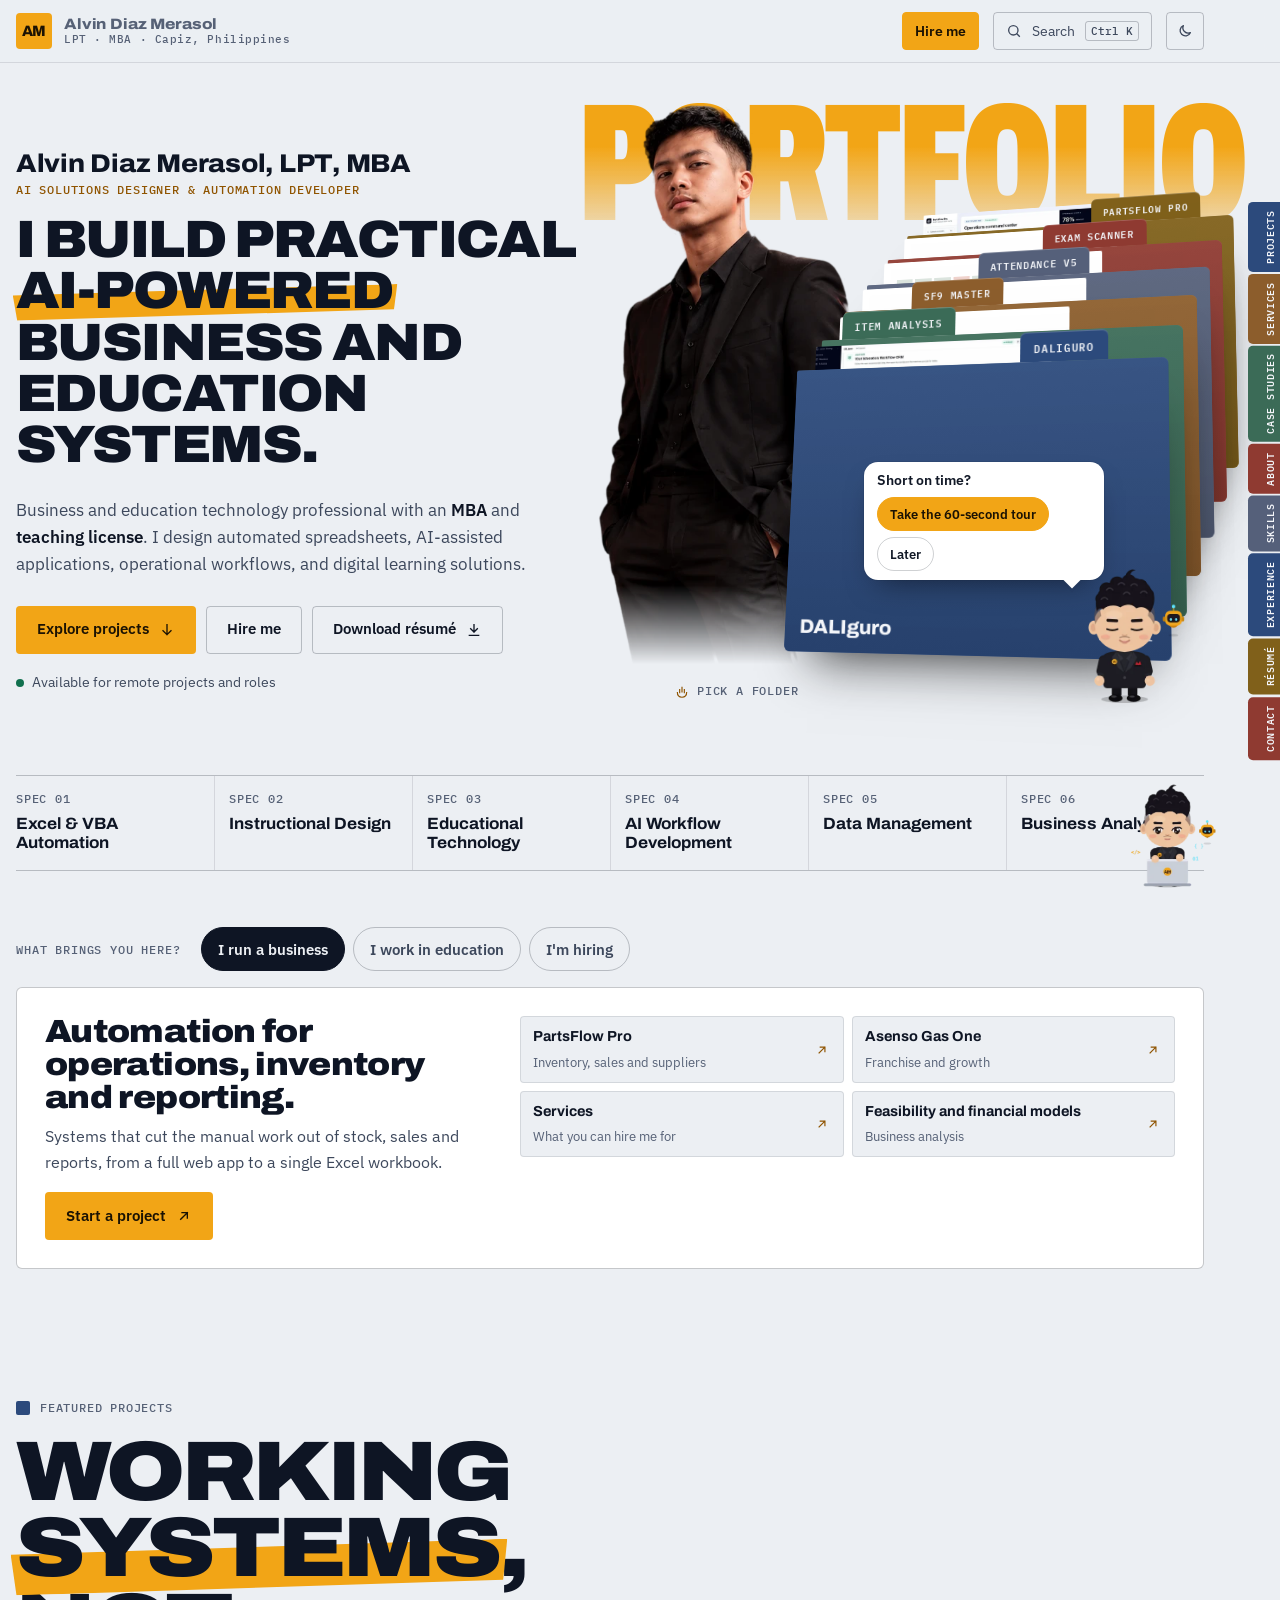
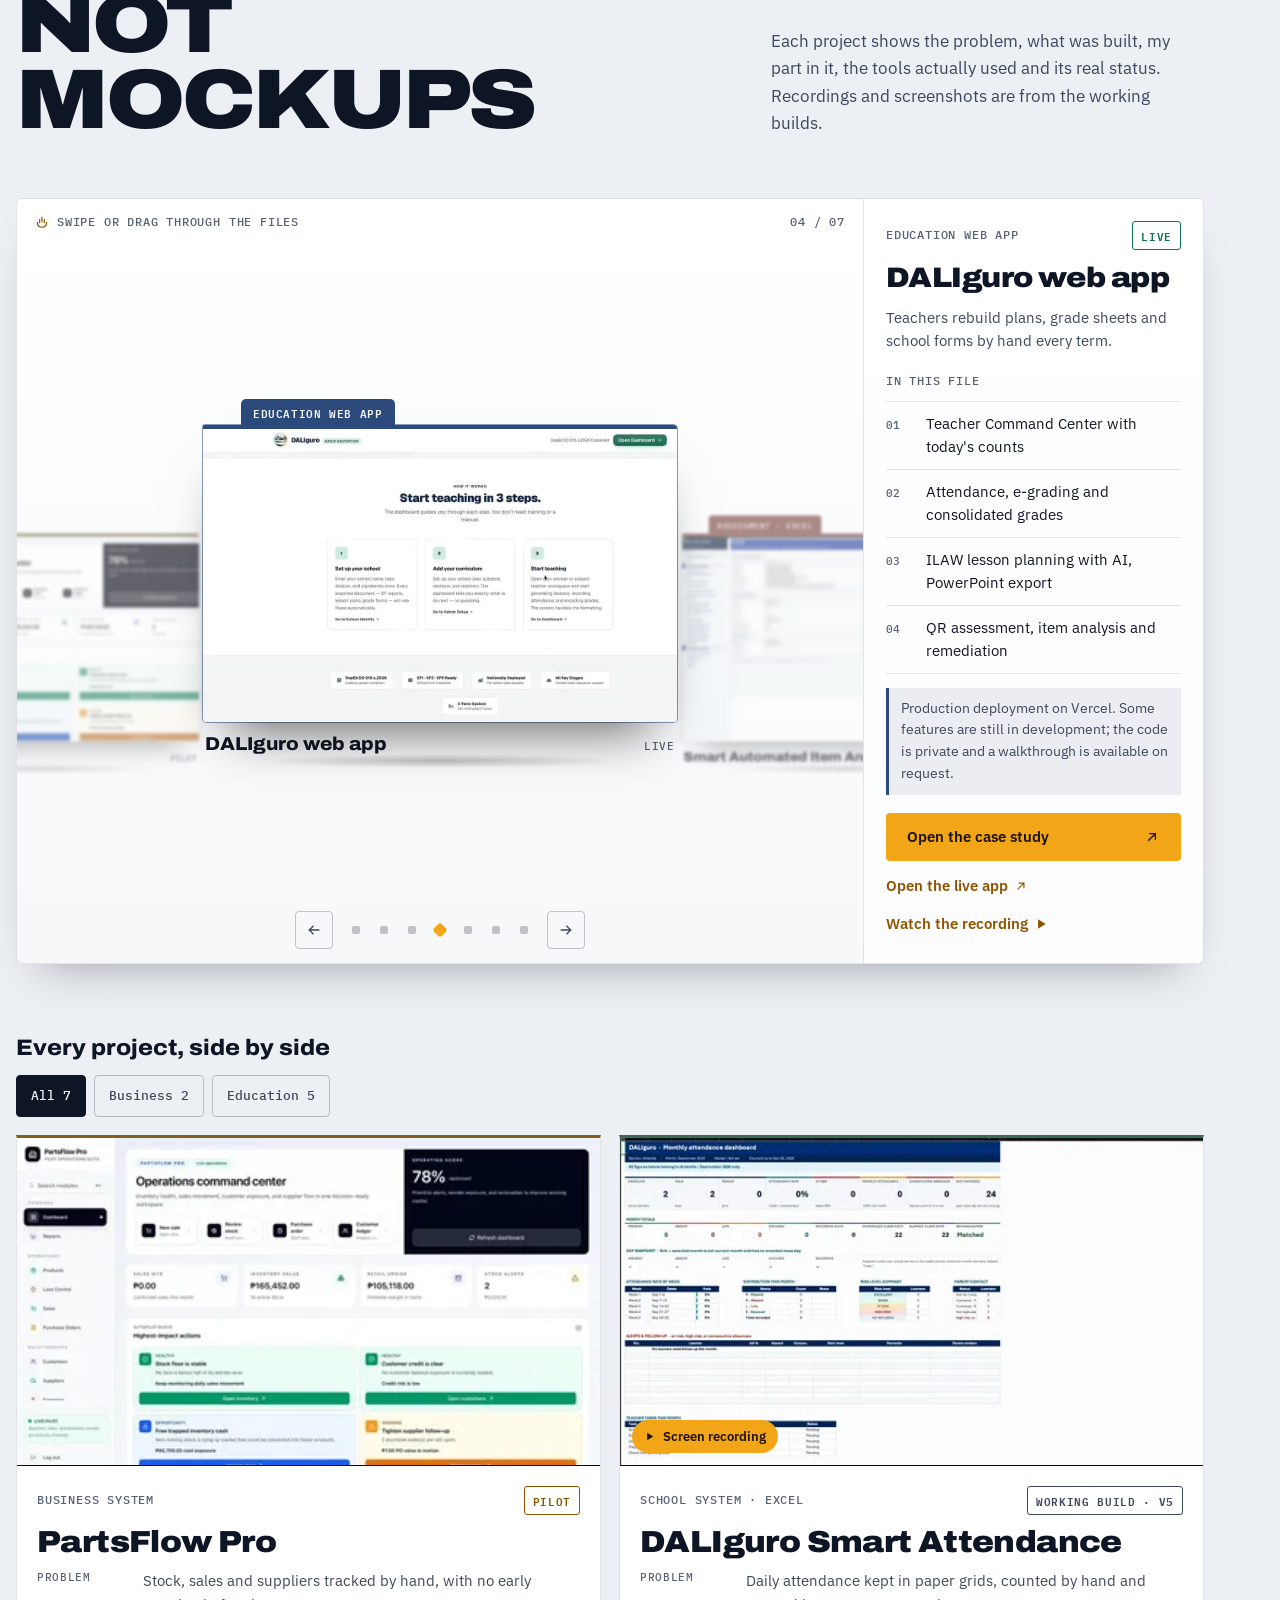
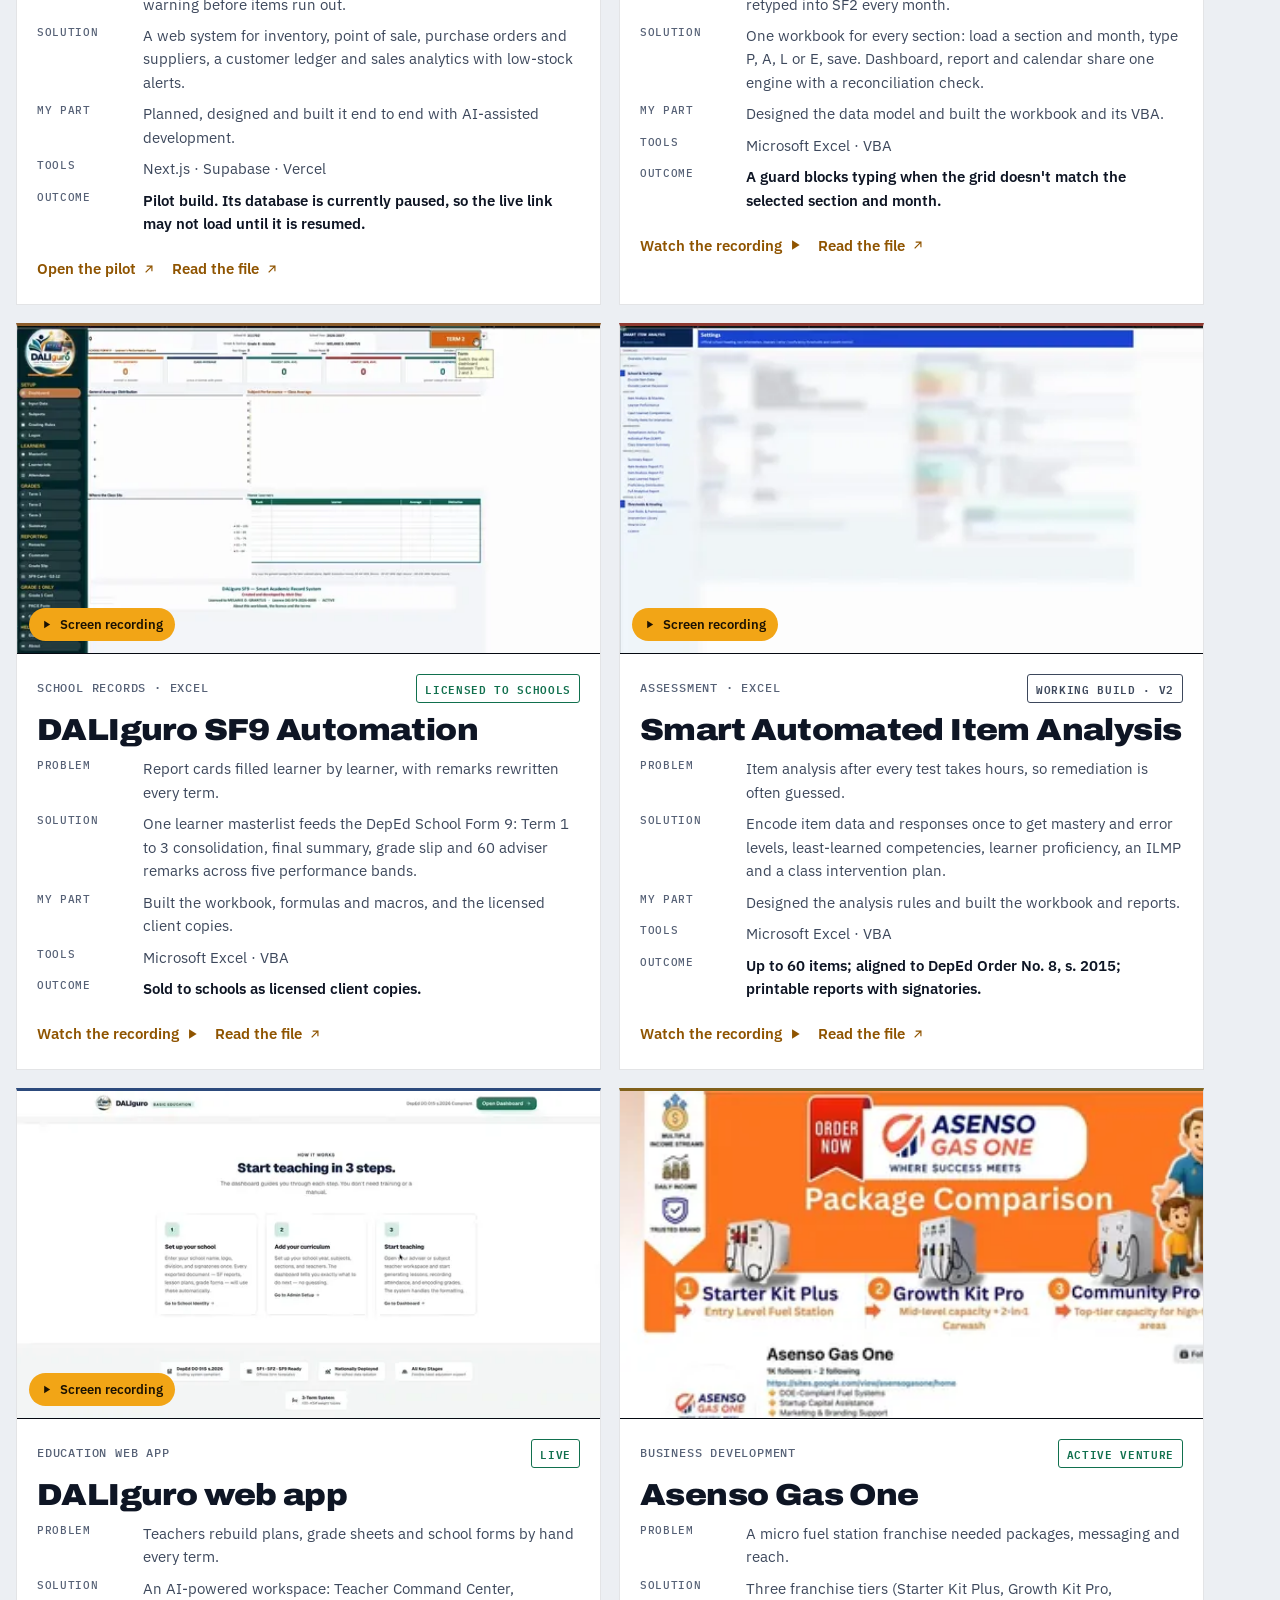
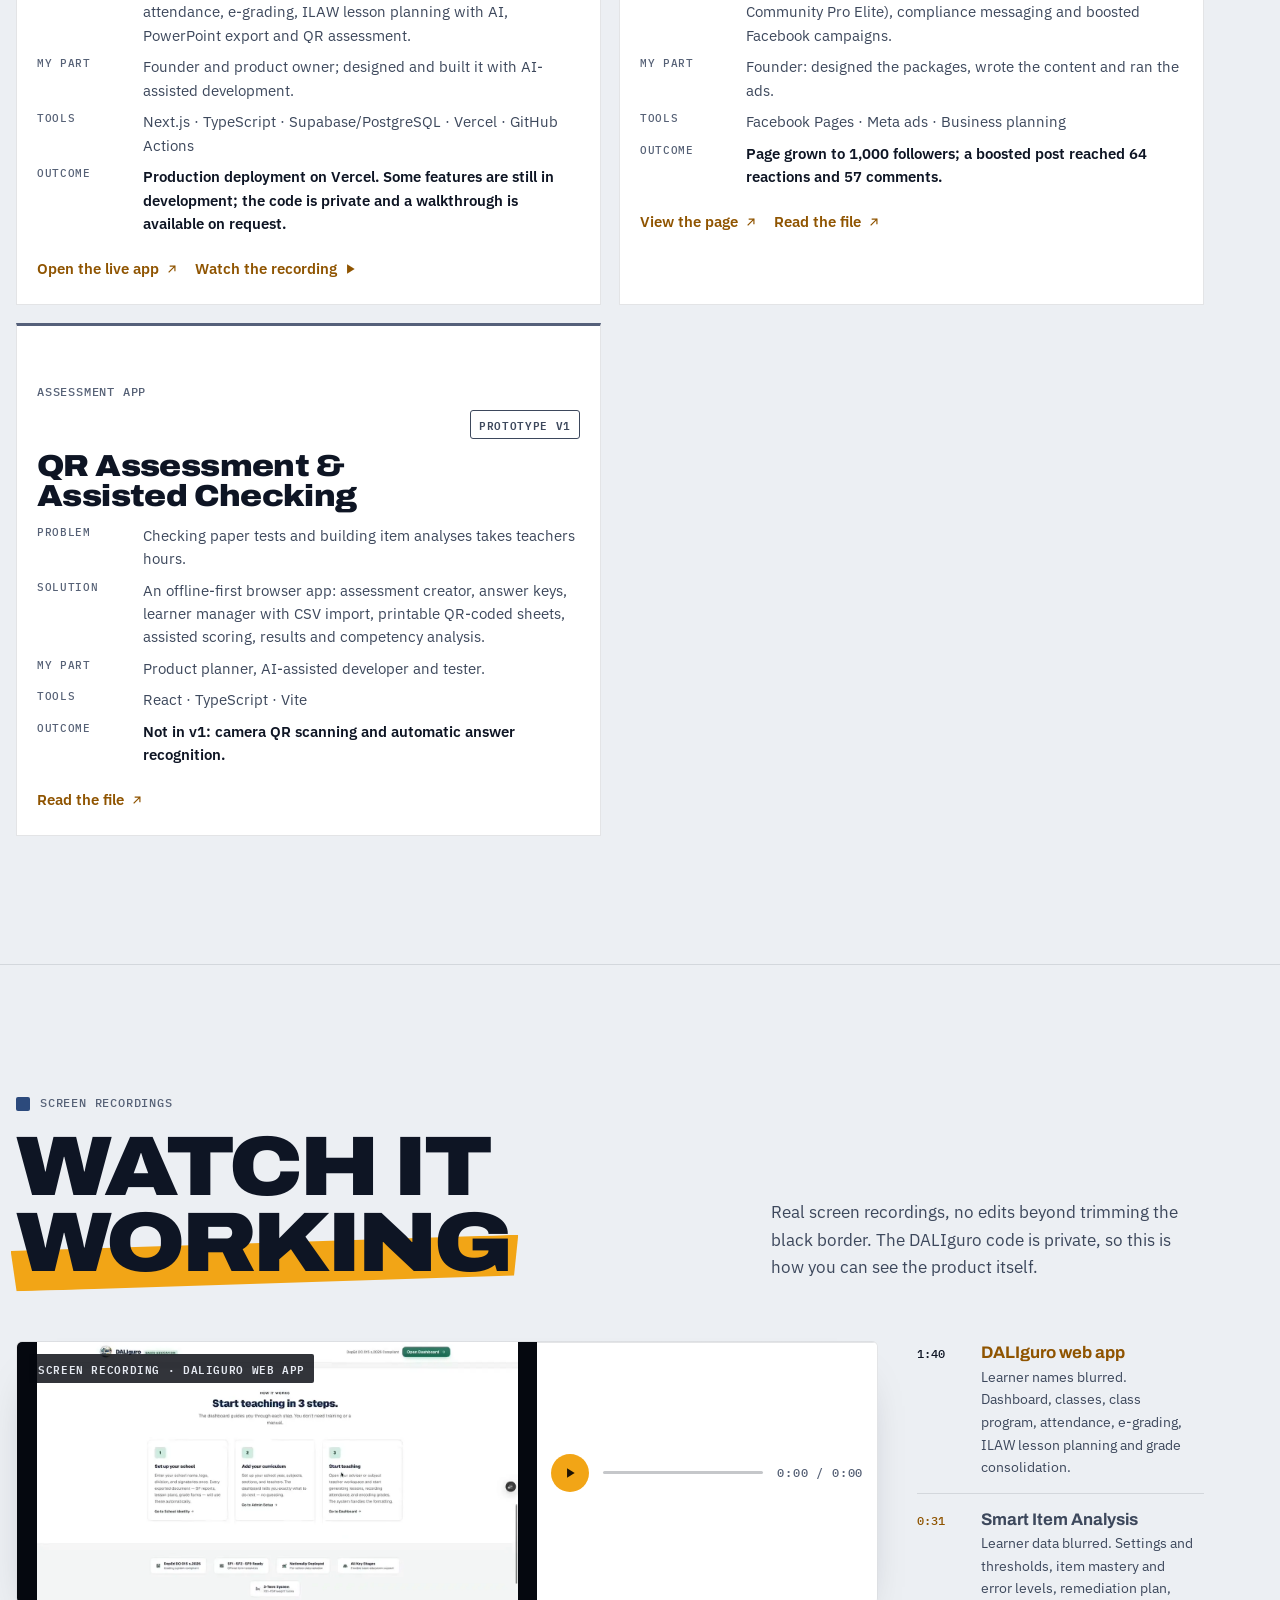
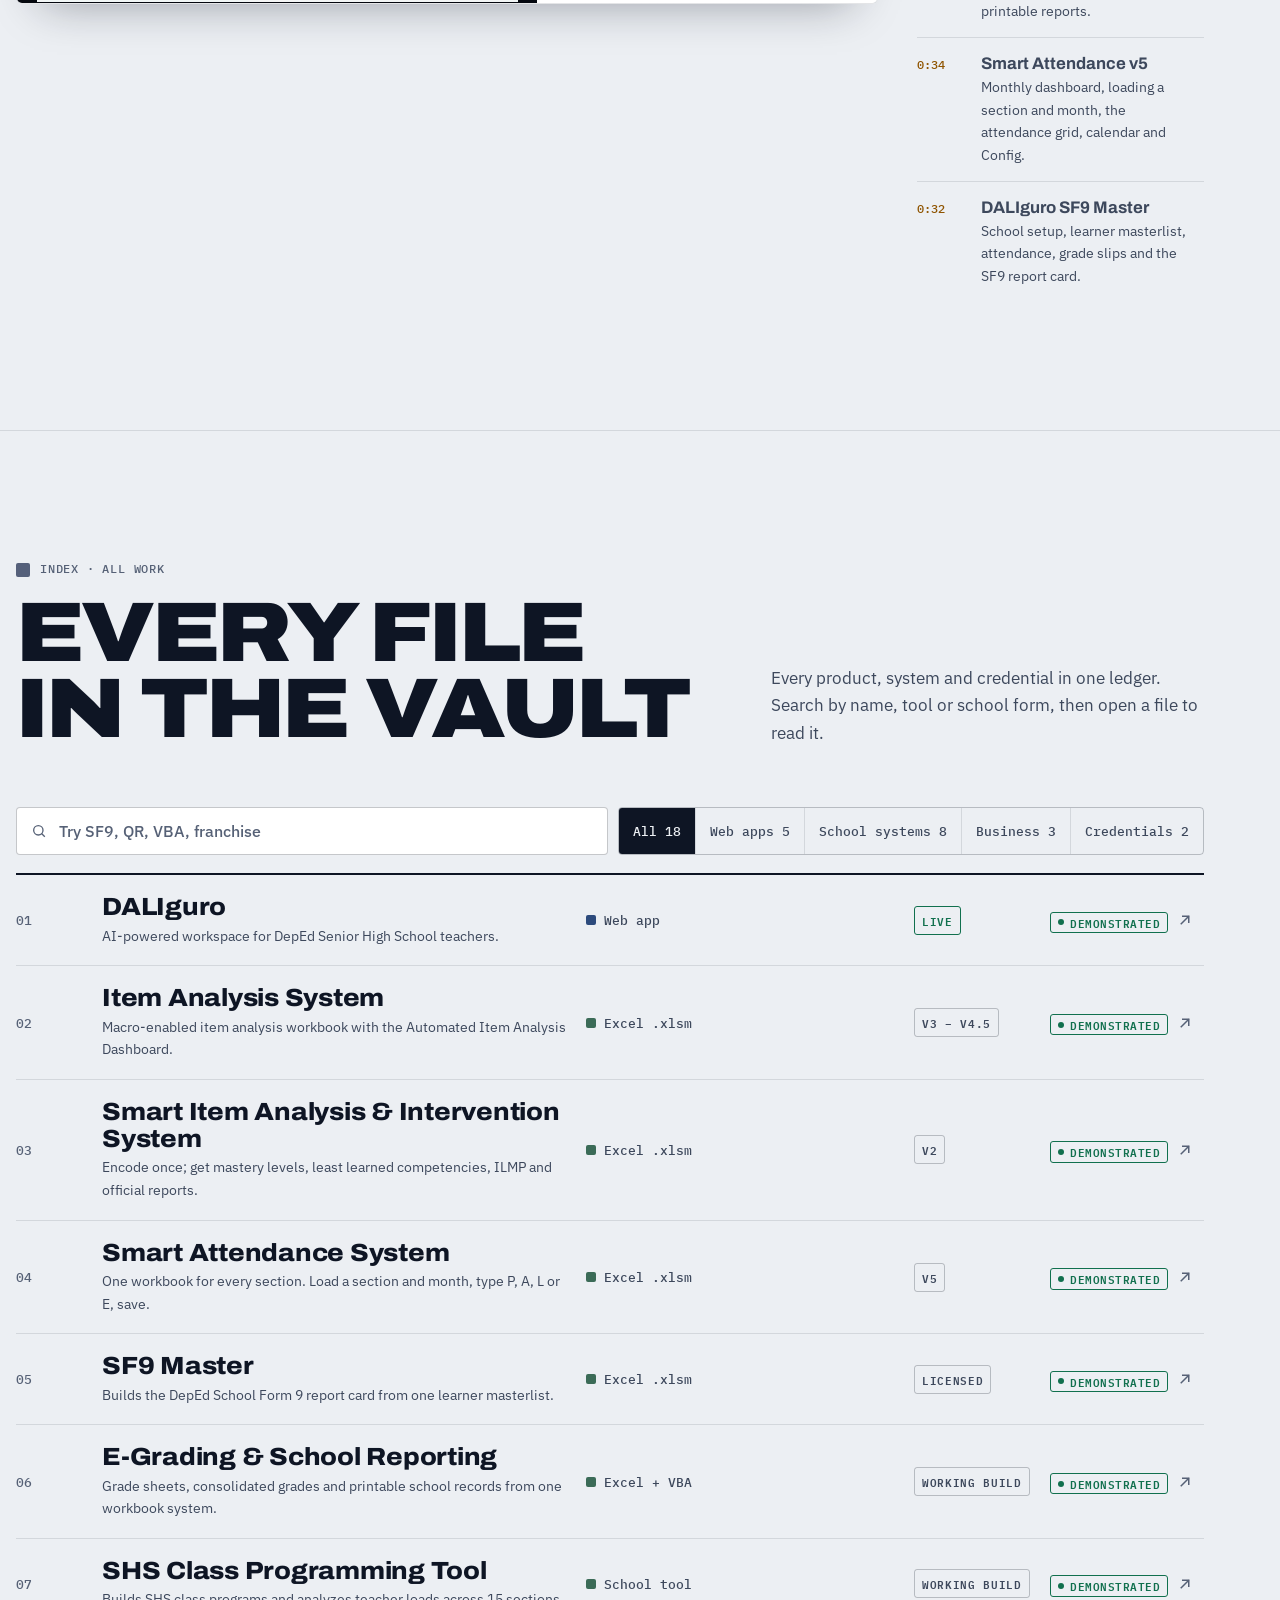
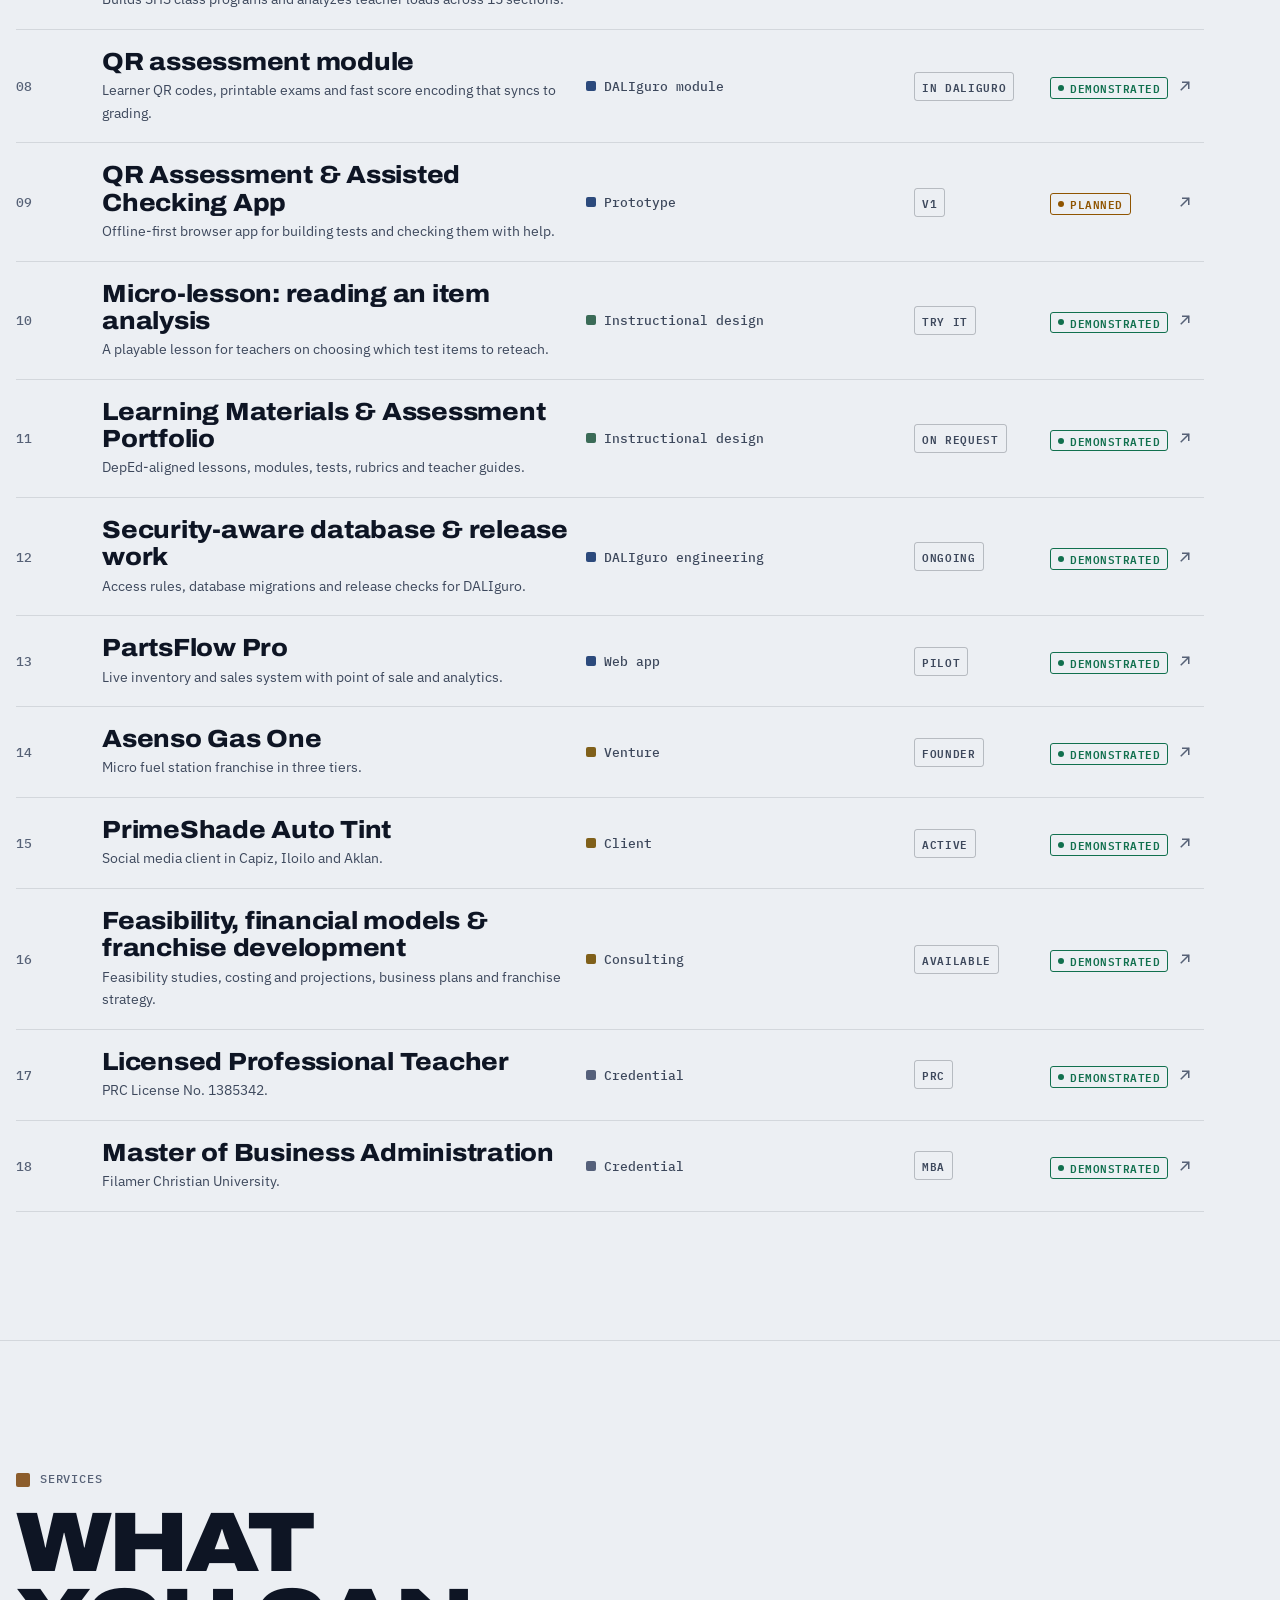
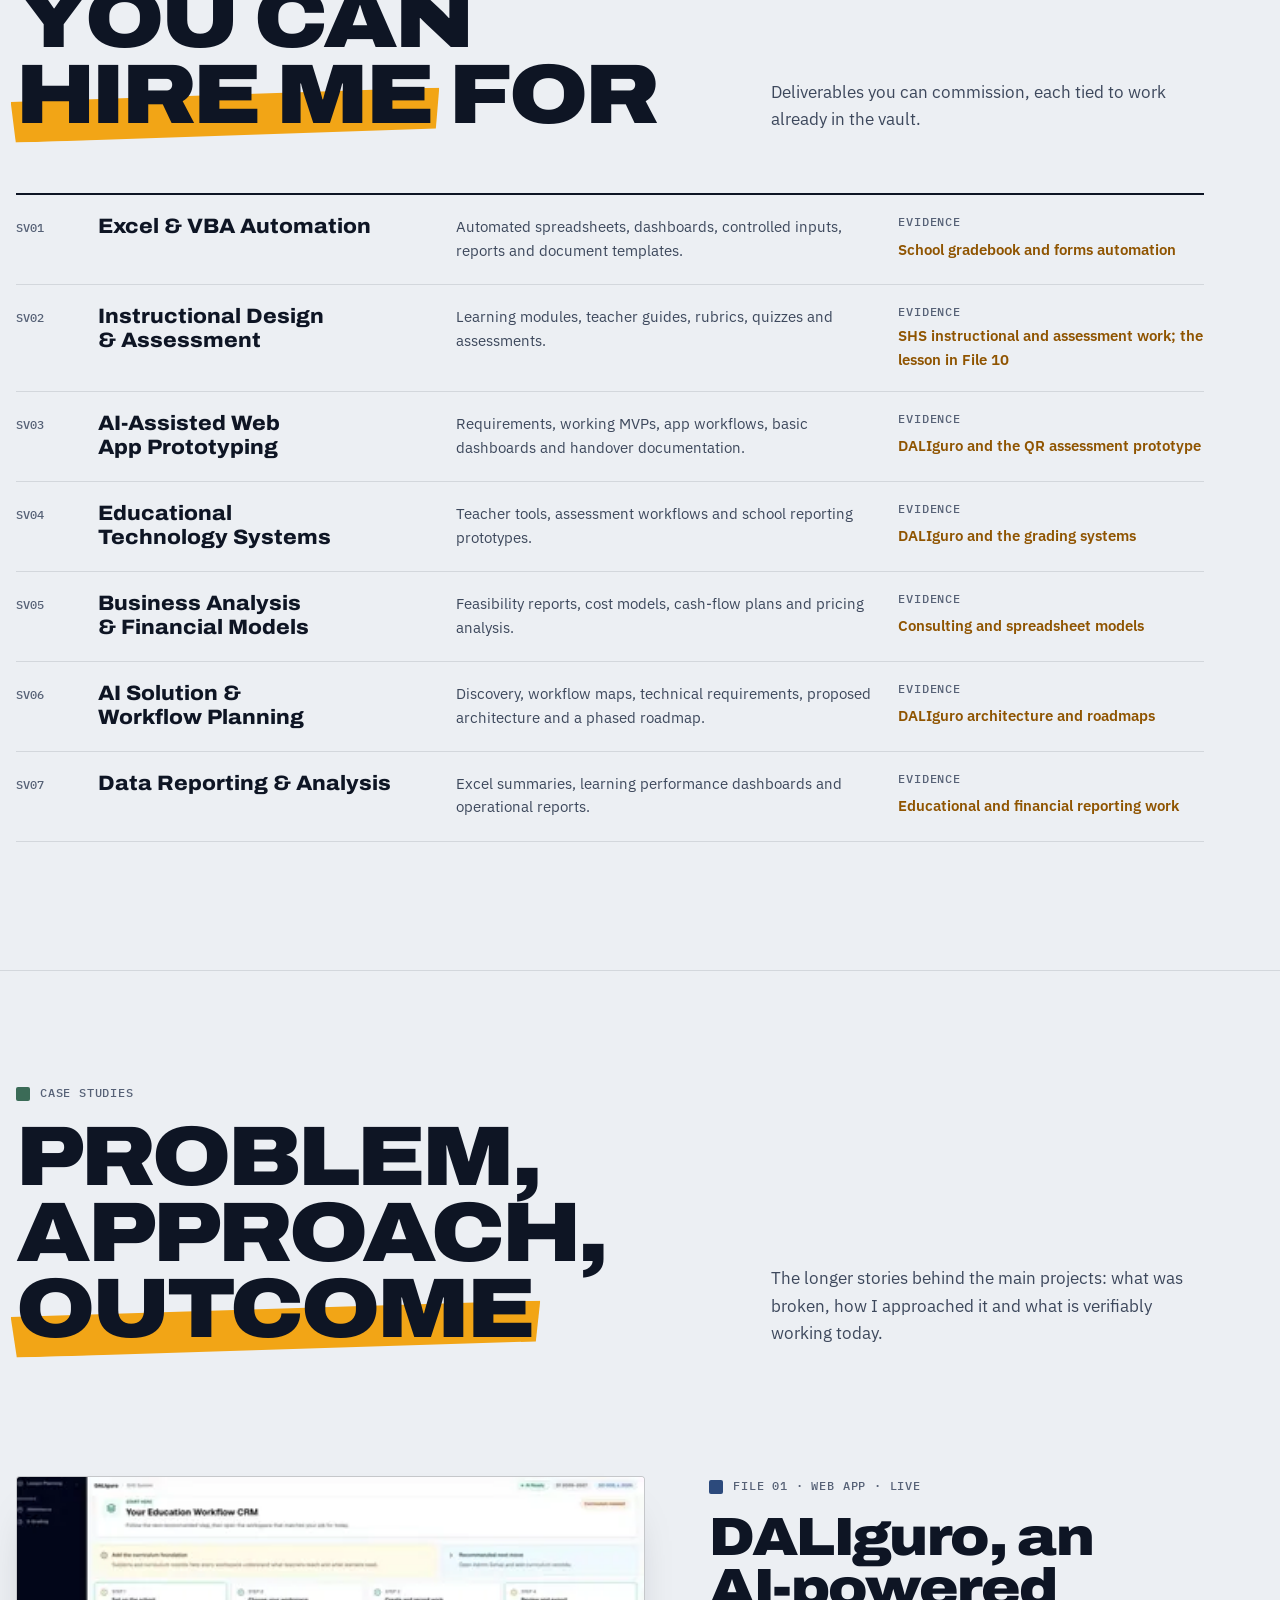
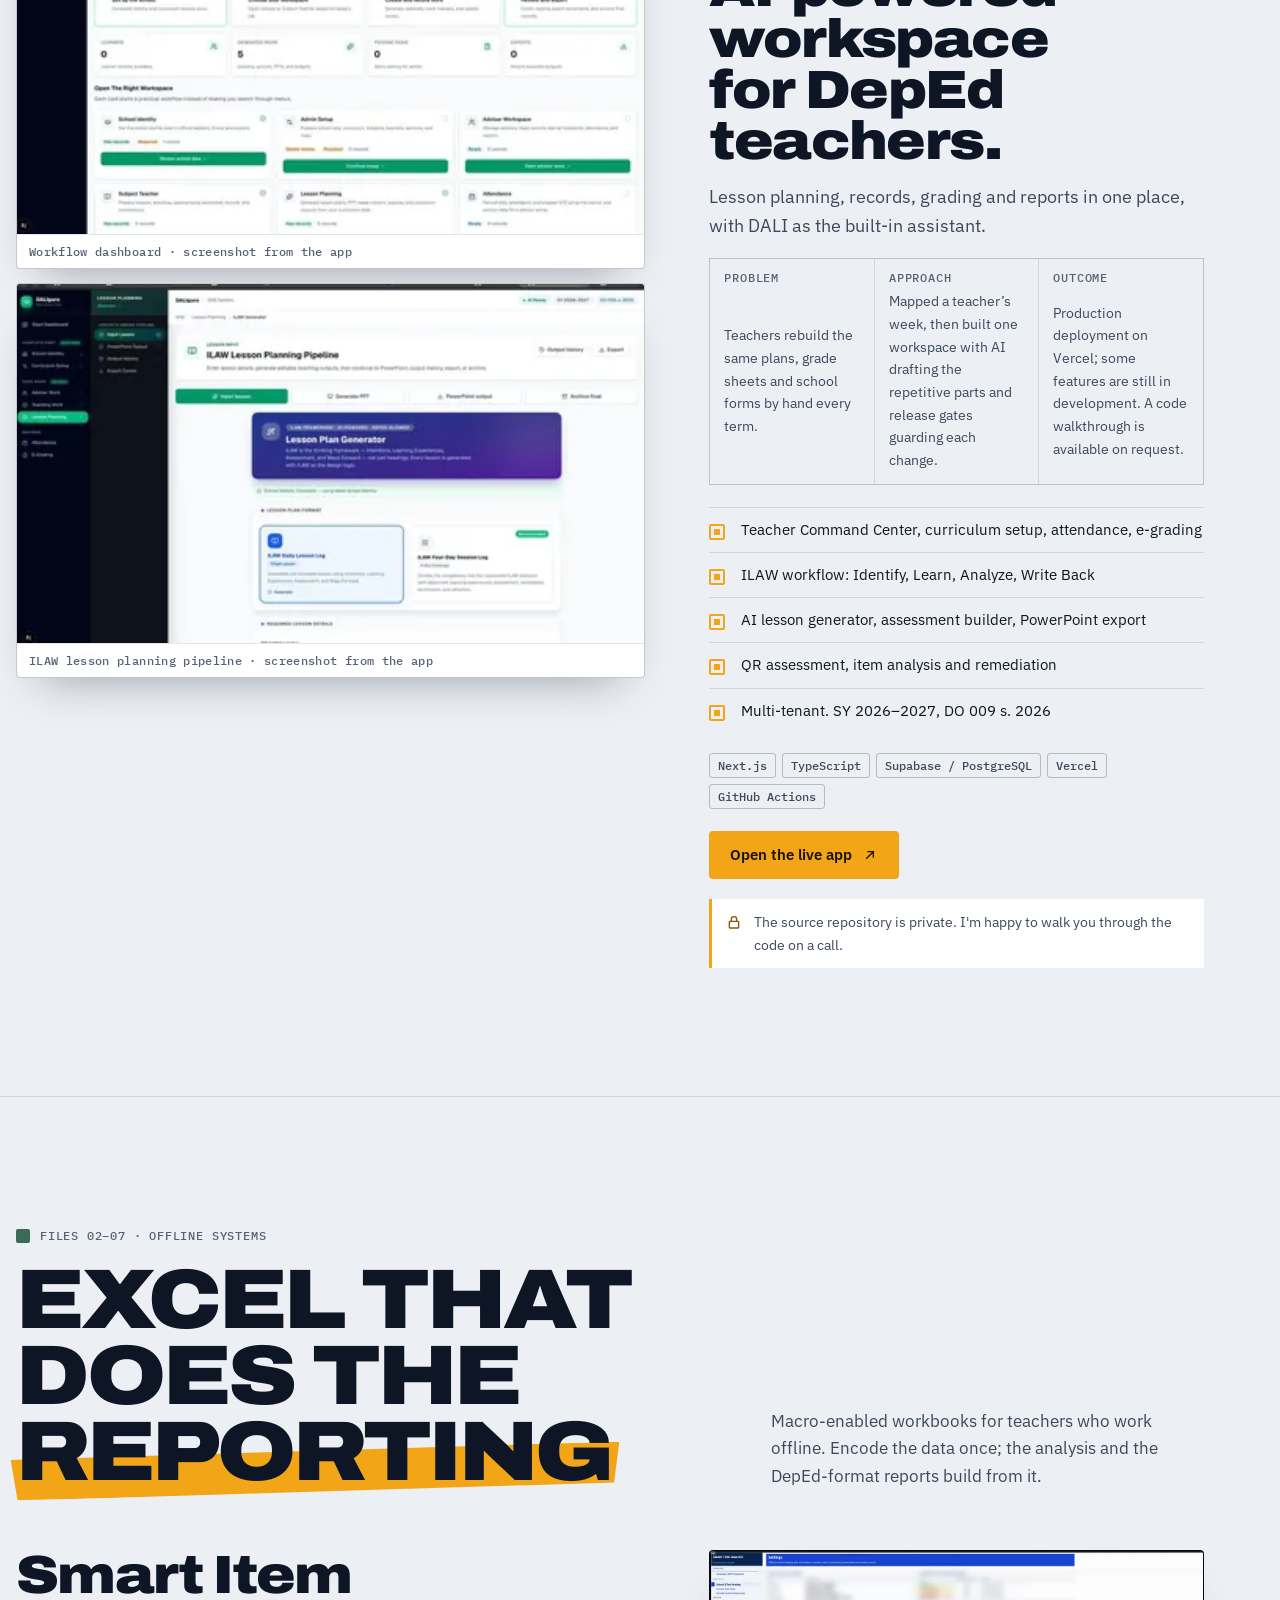
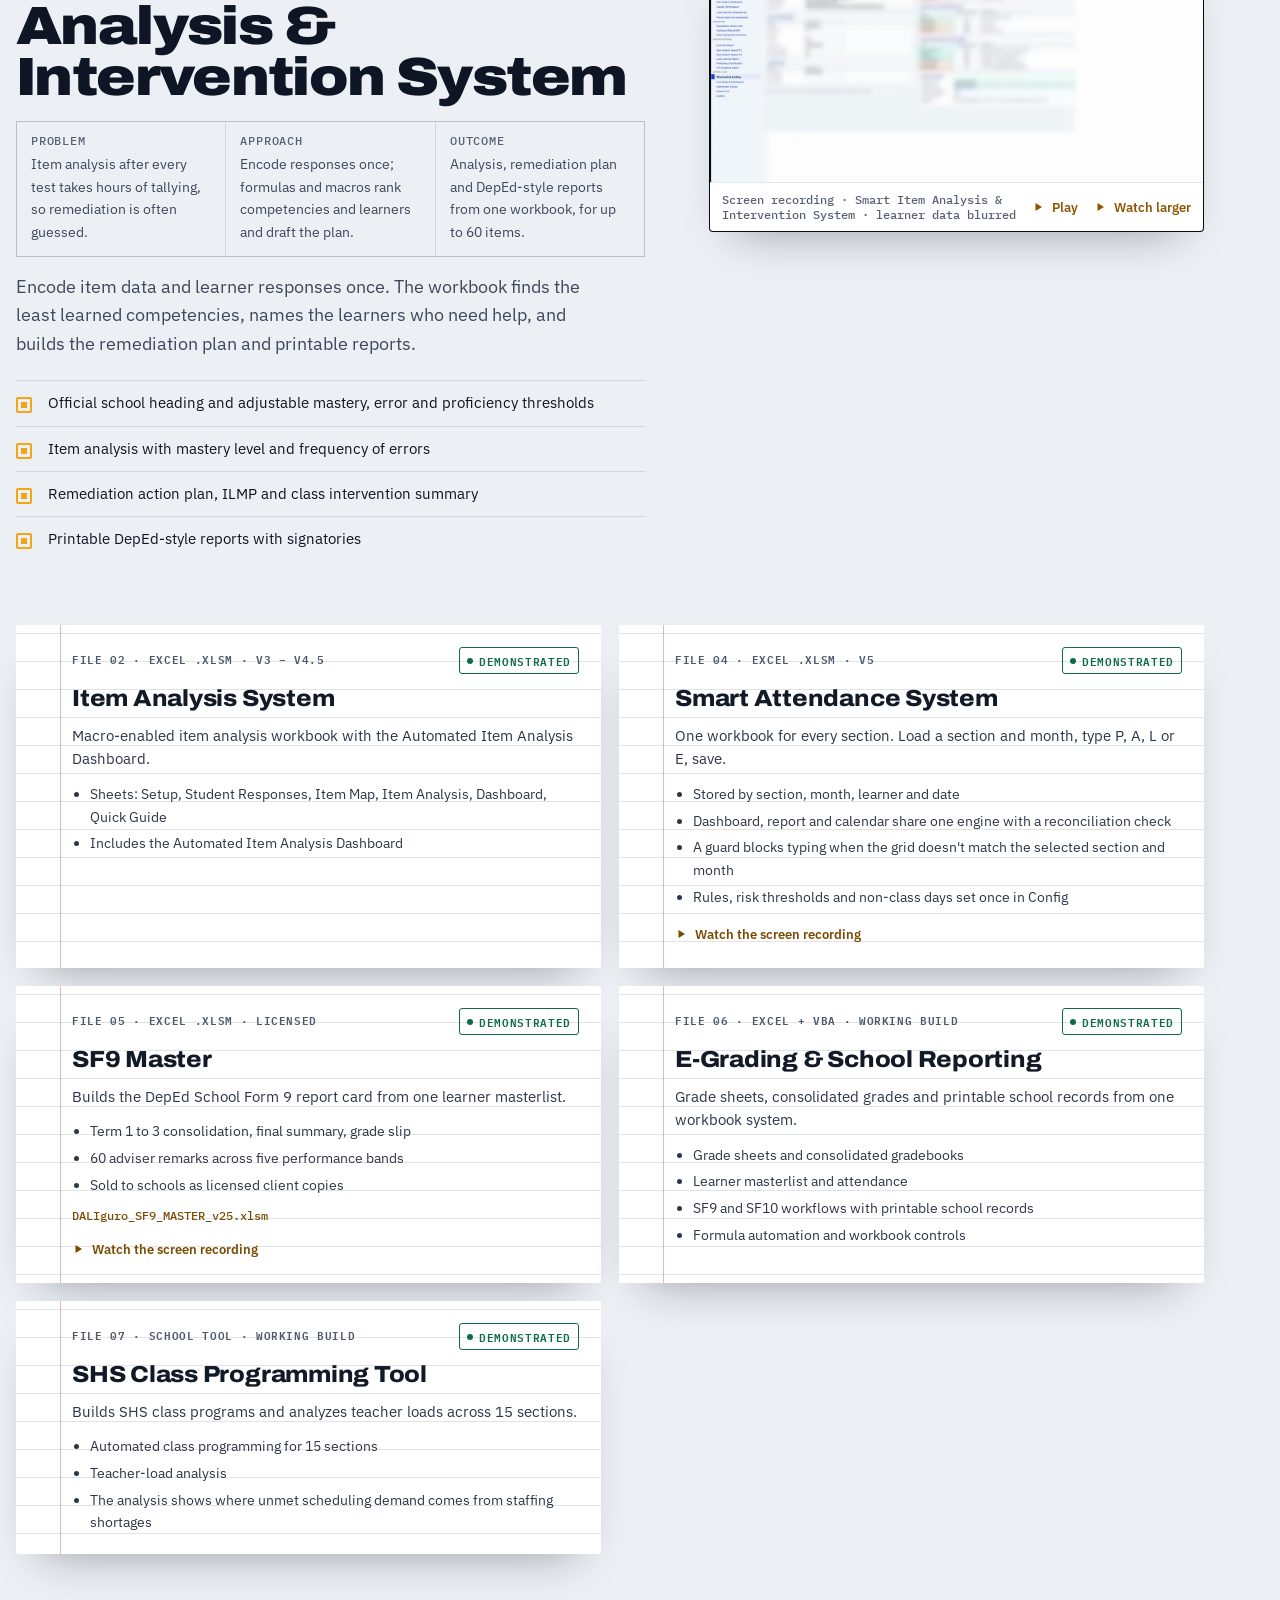
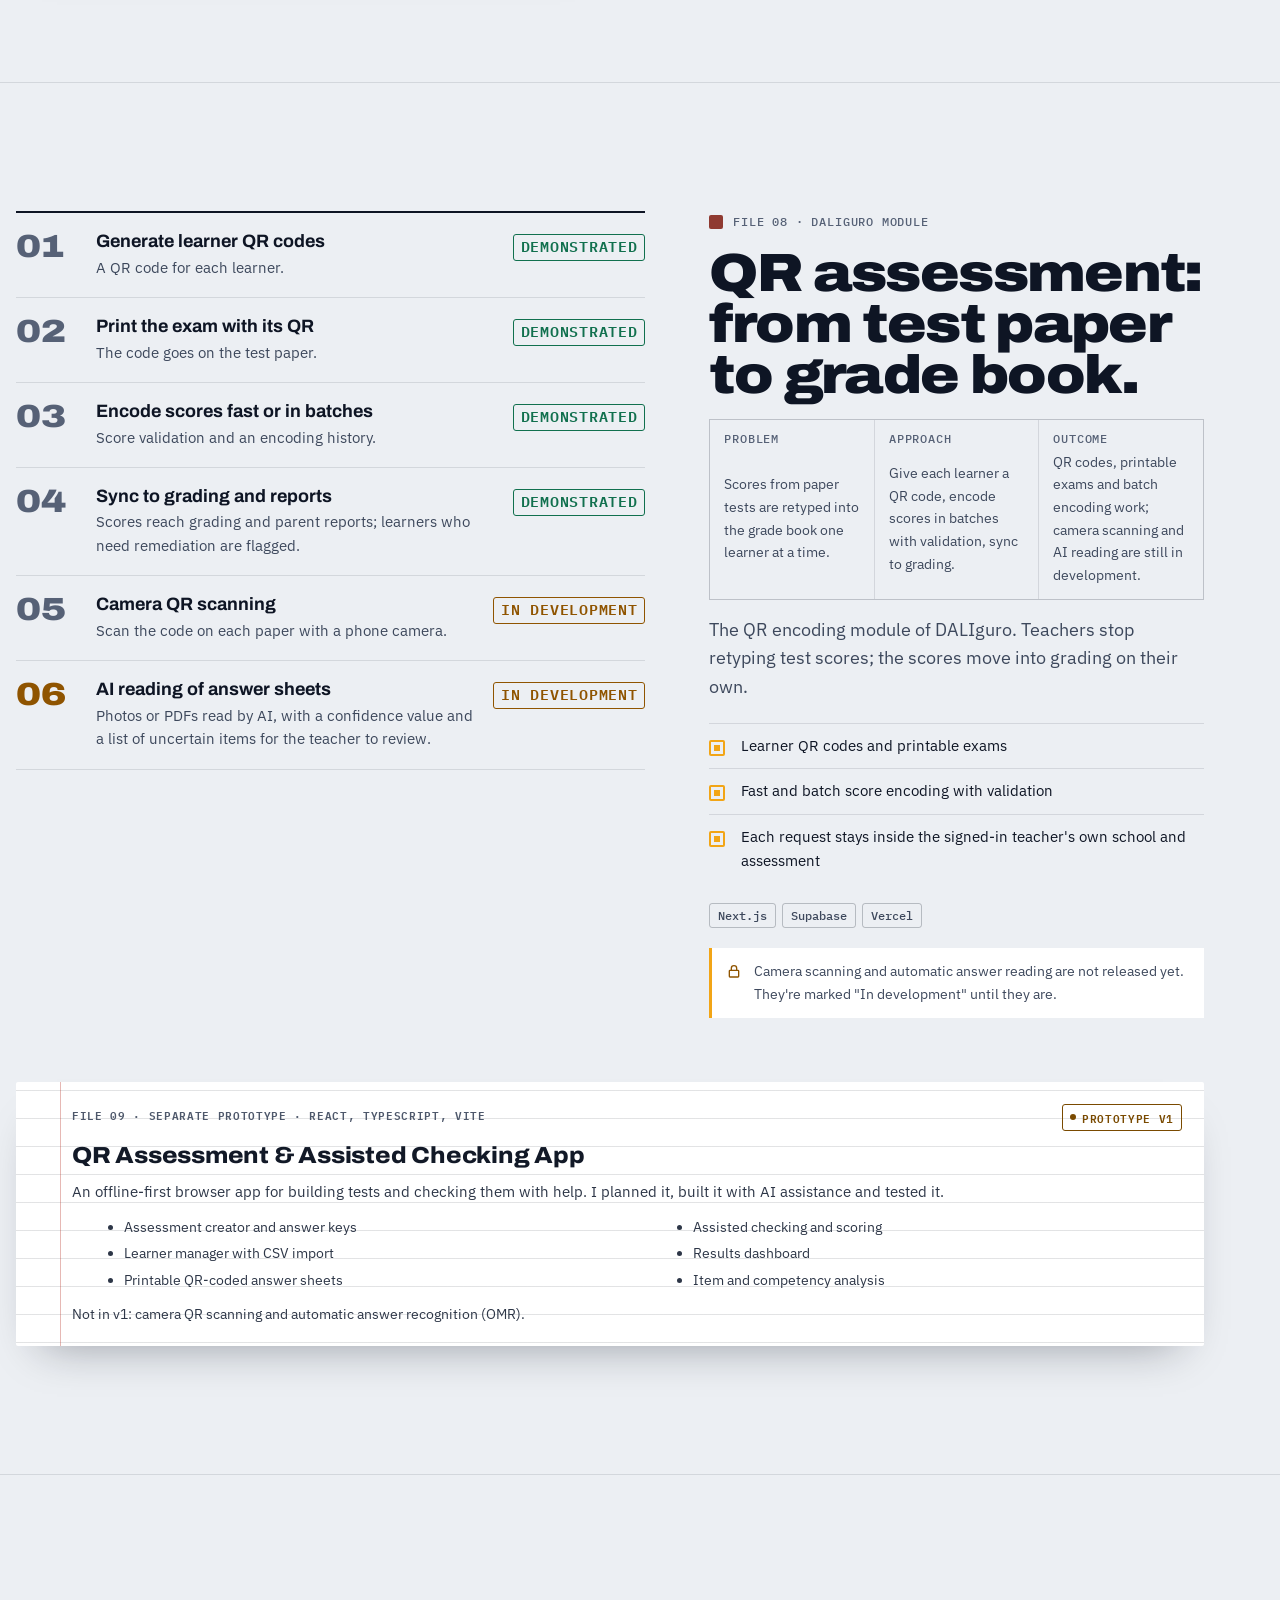
<file: index.html>
<!doctype html>
<html lang="en">
<head>
<meta charset="utf-8">
<meta name="viewport" content="width=device-width, initial-scale=1, viewport-fit=cover">
<!-- Security policy. The inline script is allowed by its hash: after editing the script, run  python3 tools/update-csp.py
     Cloudflare's analytics host is pre-allowed so the snippet in docs/VISITOR-COUNTER.md works once it is pasted in. -->
<meta http-equiv="Content-Security-Policy" content="default-src 'self'; script-src 'sha256-EZltavTNsmnJ01A76wda9SHu1nHND2clFl41sOuOCEI=' 'self' https://static.cloudflareinsights.com; style-src 'self' 'unsafe-inline'; img-src 'self'; font-src 'self'; media-src 'self'; connect-src 'self' https://abacus.jasoncameron.dev https://cloudflareinsights.com; object-src 'none'; base-uri 'self'; form-action 'self'; upgrade-insecure-requests">
<title>Alvin Diaz Merasol — AI-Powered Business and Education Systems</title>
<meta name="description" content="Alvin Diaz Merasol, LPT, MBA. Practical AI-powered business and education systems: Excel automation, web apps, workflows and learning design.">
<link rel="canonical" href="https://tep2234.github.io/website/">
<meta name="theme-color" content="#0A111E">
<link rel="icon" href="assets/img/favicon.svg" type="image/svg+xml">
<link rel="preload" href="assets/fonts/archivo.woff2" as="font" type="font/woff2" crossorigin>
<link rel="preload" href="assets/fonts/plex-sans-400.woff2" as="font" type="font/woff2" crossorigin>
<link rel="preload" href="assets/fonts/plex-sans-500.woff2" as="font" type="font/woff2" crossorigin>
<link rel="preload" href="assets/fonts/plex-sans-600.woff2" as="font" type="font/woff2" crossorigin>
<meta property="og:type" content="profile">
<meta property="og:site_name" content="Alvin Diaz Merasol">
<meta property="og:title" content="Alvin Diaz Merasol — AI-Powered Business and Education Systems">
<meta property="og:description" content="Working systems for schools and businesses: DALIguro, PartsFlow Pro and Excel automation. Projects, case studies and résumé.">
<meta property="og:url" content="https://tep2234.github.io/website/">
<meta property="og:image" content="https://tep2234.github.io/website/assets/img/og-image.png">
<meta property="og:image:width" content="1200">
<meta property="og:image:height" content="630">
<meta property="og:image:alt" content="Alvin Diaz Merasol: I build practical AI-powered business and education systems.">
<meta property="profile:first_name" content="Alvin">
<meta property="profile:last_name" content="Diaz Merasol">
<meta name="twitter:card" content="summary_large_image">
<meta name="twitter:title" content="Alvin Diaz Merasol — AI-Powered Business and Education Systems">
<meta name="twitter:description" content="Working systems for schools and businesses: DALIguro, PartsFlow Pro and Excel automation.">
<meta name="twitter:image" content="https://tep2234.github.io/website/assets/img/og-image.png">
<script type="application/ld+json">
{"@context":"https://schema.org","@type":"Person","name":"Alvin Diaz Merasol","honorificSuffix":"LPT, MBA","jobTitle":"AI Solutions Designer and Automation Developer","url":"https://tep2234.github.io/website/","image":"https://tep2234.github.io/website/assets/img/portrait.webp","email":"mailto:alvindiazmerasol@gmail.com","address":{"@type":"PostalAddress","addressRegion":"Capiz","addressCountry":"PH"},"alumniOf":[{"@type":"CollegeOrUniversity","name":"Filamer Christian University"},{"@type":"CollegeOrUniversity","name":"Capiz State University"}],"hasCredential":[{"@type":"EducationalOccupationalCredential","name":"Licensed Professional Teacher","credentialCategory":"license","recognizedBy":{"@type":"Organization","name":"Professional Regulation Commission"}},{"@type":"EducationalOccupationalCredential","name":"Master of Business Administration","credentialCategory":"degree"}],"knowsAbout":["Excel and VBA automation","Instructional design","Educational technology","AI-assisted software development","Data management","Business analysis"],"sameAs":["https://www.linkedin.com/in/alvin-diaz-lpt-mba-b533a0275","https://github.com/tep2234"]}
</script>
<style>
/* Self-hosted fonts: no third-party requests, no layout shift from late swaps */
@font-face{font-family:"Archivo";src:url(assets/fonts/archivo.woff2) format("woff2");font-weight:100 900;font-stretch:62% 125%;font-display:swap}
@font-face{font-family:"IBM Plex Sans";src:url(assets/fonts/plex-sans-400.woff2) format("woff2");font-weight:400;font-display:swap}
@font-face{font-family:"IBM Plex Sans";src:url(assets/fonts/plex-sans-400i.woff2) format("woff2");font-weight:400;font-style:italic;font-display:swap}
@font-face{font-family:"IBM Plex Sans";src:url(assets/fonts/plex-sans-500.woff2) format("woff2");font-weight:500;font-display:swap}
@font-face{font-family:"IBM Plex Sans";src:url(assets/fonts/plex-sans-600.woff2) format("woff2");font-weight:600;font-display:swap}
@font-face{font-family:"IBM Plex Mono";src:url(assets/fonts/plex-mono-400.woff2) format("woff2");font-weight:400;font-display:swap}
@font-face{font-family:"IBM Plex Mono";src:url(assets/fonts/plex-mono-500.woff2) format("woff2");font-weight:500;font-display:swap}
@font-face{font-family:"IBM Plex Mono";src:url(assets/fonts/plex-mono-600.woff2) format("woff2");font-weight:600;font-display:swap}
/* Metric-matched fallbacks: while the web fonts download, text is set in a local font resized to
   the same advance widths and line metrics, so nothing reflows when the real font swaps in.
   Values were measured from the woff2 files against Arial / Courier New (see tests/site/acceptance.py). */
@font-face{font-family:"Plex Sans Fallback";src:local("Arial"),local("ArialMT"),local("Helvetica"),local("Liberation Sans"),local("Roboto");font-weight:400;size-adjust:100.8%;ascent-override:101.6%;descent-override:27.3%;line-gap-override:0%}
@font-face{font-family:"Plex Sans Fallback";src:local("Arial"),local("ArialMT"),local("Helvetica"),local("Liberation Sans"),local("Roboto");font-weight:500;size-adjust:103%;ascent-override:99.5%;descent-override:26.7%;line-gap-override:0%}
@font-face{font-family:"Plex Sans Fallback";src:local("Arial Bold"),local("Arial-BoldMT"),local("Helvetica Bold"),local("Liberation Sans Bold"),local("Roboto Bold");font-weight:600 700;size-adjust:96.9%;ascent-override:105.8%;descent-override:28.4%;line-gap-override:0%}
@font-face{font-family:"Plex Mono Fallback";src:local("Courier New"),local("CourierNewPSMT"),local("Liberation Mono");font-weight:400 600;size-adjust:100%;ascent-override:102.5%;descent-override:27.5%;line-gap-override:0%}
@font-face{font-family:"Archivo Fallback";src:local("Arial Bold"),local("Arial-BoldMT"),local("Helvetica Bold"),local("Liberation Sans Bold"),local("Roboto Bold");font-weight:700 900;size-adjust:111%;ascent-override:79%;descent-override:19%;line-gap-override:0%}

/* Layout: a teacher's filing cabinet. Index tabs stick out of the right edge; every section is a file.
   Hero = a fanned stack of 3D folders (the vault). Work is listed in a ledger, read on paper case sheets. */
:root{
  --bg:#0A111E; --bg-2:#0F1828; --sheet:#121D30; --rule:rgba(160,178,210,.15); --rule-2:rgba(160,178,210,.3);
  --fg:#E6EAF2; --fg-2:#A3AEC2; --fg-3:#8492AB;
  --paper:#E8EBF0; --paper-ink:#121927; --paper-rule:rgba(18,25,39,.14);
  --amber:#F2A516; --amber-text:#F6B93B; --on-amber:#1B1203; --stamp:#E0533F; --green:#43C08F;
  --f1:#2C4A7C; --f2:#3B6B57; --f3:#8C5D2C; --f4:#55607A; --f5:#8F3A31; --f6:#80601A;
  --sh:0 1px 0 rgba(255,255,255,.04) inset,0 24px 48px -24px rgba(0,0,0,.75);
  --display:"Archivo","Archivo Fallback","Arial Narrow",system-ui,sans-serif;
  --body:"IBM Plex Sans","Plex Sans Fallback",system-ui,-apple-system,"Segoe UI",sans-serif;
  --mono:"IBM Plex Mono","Plex Mono Fallback",ui-monospace,Menlo,Consolas,monospace;
  --ease-out:cubic-bezier(.23,1,.32,1); --ease-io:cubic-bezier(.77,0,.175,1); --ease-drawer:cubic-bezier(.32,.72,0,1);
  color-scheme:dark;
}
@media (prefers-color-scheme: light){:root:not([data-theme="dark"]){
  --bg:#ECEFF3; --bg-2:#E1E5EB; --sheet:#FFFFFF; --rule:rgba(14,21,36,.11); --rule-2:rgba(14,21,36,.24);
  --fg:#0E1524; --fg-2:#3D485C; --fg-3:#566176;
  --paper:#FFFFFF; --paper-ink:#121927; --paper-rule:rgba(18,25,39,.12);
  --amber:#F2A516; --amber-text:#8F5400; --on-amber:#1B1203; --stamp:#B7362A; --green:#11704E;
  --sh:0 1px 0 rgba(255,255,255,.6) inset,0 24px 44px -26px rgba(14,21,36,.4); color-scheme:light;
}}
:root[data-theme="light"]{
  --bg:#ECEFF3; --bg-2:#E1E5EB; --sheet:#FFFFFF; --rule:rgba(14,21,36,.11); --rule-2:rgba(14,21,36,.24);
  --fg:#0E1524; --fg-2:#3D485C; --fg-3:#566176;
  --paper:#FFFFFF; --paper-ink:#121927; --paper-rule:rgba(18,25,39,.12);
  --amber:#F2A516; --amber-text:#8F5400; --on-amber:#1B1203; --stamp:#B7362A; --green:#11704E;
  --sh:0 1px 0 rgba(255,255,255,.6) inset,0 24px 44px -26px rgba(14,21,36,.4); color-scheme:light;
}
:root[data-theme="dark"]{
  --bg:#0A111E; --bg-2:#0F1828; --sheet:#121D30; --rule:rgba(160,178,210,.15); --rule-2:rgba(160,178,210,.3);
  --fg:#E6EAF2; --fg-2:#A3AEC2; --fg-3:#8492AB;
  --paper:#E8EBF0; --paper-ink:#121927; --paper-rule:rgba(18,25,39,.14);
  --amber:#F2A516; --amber-text:#F6B93B; --on-amber:#1B1203; --stamp:#E0533F; --green:#43C08F;
  --sh:0 1px 0 rgba(255,255,255,.04) inset,0 24px 48px -24px rgba(0,0,0,.75); color-scheme:dark;
}

@view-transition{navigation:auto}
::view-transition-group(case-sheet){animation-duration:420ms;animation-timing-function:cubic-bezier(.23,1,.32,1)}
@media (prefers-reduced-motion:reduce){@view-transition{navigation:none}}
*{box-sizing:border-box}
html{scroll-behavior:smooth;scroll-padding-top:calc(76px + env(safe-area-inset-top,0px))}
body{background:var(--bg);color:var(--fg);font:400 16px/1.62 var(--body);-webkit-font-smoothing:antialiased;overflow-x:hidden;-webkit-tap-highlight-color:transparent}
body::before{content:"";position:fixed;inset:0 0 auto;height:env(safe-area-inset-top,0px);z-index:70;background:var(--bg)}
a{color:inherit}
img,video{max-width:100%;display:block}
button{font:inherit;color:inherit;cursor:pointer;background:none;border:0;padding:0}
:focus-visible{outline:2px solid var(--amber);outline-offset:3px}
h1,h2,h3,h4{margin:0;font-family:var(--display);text-wrap:balance}
p{margin:0}
.lbl{font:500 11.5px/1.3 var(--mono);letter-spacing:.07em;text-transform:uppercase;color:var(--fg-3)}
.hl{position:relative;z-index:0;white-space:nowrap}
.hl::after{content:"";position:absolute;z-index:-1;left:-.06em;right:-.1em;top:.5em;bottom:.04em;background:var(--amber);transform:rotate(-1.2deg);clip-path:polygon(0 12%,100% 0,99% 88%,1% 100%)}
.hl{color:var(--fg)}
.wrap{padding-left:max(16px,env(safe-area-inset-left,0px));padding-right:max(16px,env(safe-area-inset-right,0px))}
.inner{max-width:1240px;margin:0 auto}
@media (min-width:1100px){.wrap{padding-right:max(76px,env(safe-area-inset-right,0px))}}

/* ---------- header ---------- */
.bar{position:sticky;top:env(safe-area-inset-top,0px);z-index:60;background:color-mix(in srgb,var(--bg) 90%,transparent);backdrop-filter:saturate(1.2) blur(10px);-webkit-backdrop-filter:saturate(1.2) blur(10px);border-bottom:1px solid var(--rule)}
.bar .inner{display:flex;align-items:center;gap:14px;height:62px}
.mono-mark{display:flex;align-items:center;gap:12px;text-decoration:none;min-width:0}
.mono-mark svg{width:34px;height:34px;flex:none}
.mono-mark b{font:800 15px/1.1 var(--display);font-stretch:112%;letter-spacing:-.01em;white-space:nowrap}
.mono-mark span{display:block;font:500 11px/1.2 var(--mono);color:var(--fg-3);letter-spacing:.05em;white-space:nowrap}
.grow{flex:1}
.tbtn{display:inline-flex;align-items:center;gap:10px;height:38px;padding:0 12px;border:1px solid var(--rule-2);border-radius:4px;font-size:14px;color:var(--fg-2);transition:transform 140ms var(--ease-out),border-color 160ms ease}
.tbtn:active{transform:scale(.97)}
.tbtn svg{width:16px;height:16px;flex:none}
.tbtn kbd{font:500 11px var(--mono);padding:2px 5px;border:1px solid var(--rule-2);border-radius:3px}
/* shortcut hint is generated content, so it is not part of the button's text or accessible name */
#kbd::after{content:attr(data-k)}
/* visually hidden, still read by screen readers */
.vh{position:absolute!important;width:1px;height:1px;margin:-1px;padding:0;overflow:hidden;clip:rect(0 0 0 0);white-space:nowrap;border:0}
.tbtn.sq{width:38px;padding:0;justify-content:center}

/* index tabs on the right edge */
.tabs{position:fixed;z-index:55;right:env(safe-area-inset-right,0px);top:calc(50% + 31px);transform:translateY(-50%);display:none;flex-direction:column;gap:2px}
.tabs a{display:flex;align-items:center;justify-content:center;width:42px;padding:8px 0;writing-mode:vertical-rl;transform:rotate(180deg) translateX(-10px);text-decoration:none;font:600 10px/1 var(--mono);letter-spacing:.07em;text-transform:uppercase;color:#F3F5F9;background:var(--tc);border-radius:0 5px 5px 0;transition:transform 200ms var(--ease-out)}
.tabs a[aria-current="true"]{transform:rotate(180deg) translateX(0)}
@media (min-width:1100px){.tabs{display:flex}}
.mnav{position:sticky;top:calc(62px + env(safe-area-inset-top,0px));z-index:59;background:color-mix(in srgb,var(--bg) 94%,transparent);border-bottom:1px solid var(--rule);overflow-x:auto;scrollbar-width:none}
.mnav::-webkit-scrollbar{display:none}
.mnav ul{display:flex;gap:2px;list-style:none;margin:0;padding:8px max(16px,env(safe-area-inset-right,0px)) 8px max(16px,env(safe-area-inset-left,0px));width:max-content}
.mnav a{display:flex;align-items:center;gap:7px;padding:6px 10px;font:500 12.5px var(--mono);text-decoration:none;color:var(--fg-2);border-radius:3px}
.mnav a i{width:7px;height:7px;background:var(--tc)}
.mnav a[aria-current="true"]{background:var(--sheet);color:var(--fg)}
@media (min-width:1100px){.mnav{display:none}}

/* ---------- hero ---------- */
.hero{position:relative;padding-block:clamp(36px,6vw,80px) 0;overflow:hidden}
.hero-grid{display:grid;grid-template-columns:minmax(0,1.08fr) minmax(0,.92fr);gap:clamp(20px,3vw,48px);align-items:center}
.who{display:flex;flex-wrap:wrap;align-items:baseline;gap:6px 14px}
.who h1{font-size:clamp(1.25rem,2.2vw,1.7rem);font-weight:800;font-stretch:110%;letter-spacing:-.01em}
.who .lbl{color:var(--amber-text)}
.statement{margin-top:18px;font:900 clamp(3.1rem,8.4vw,7.6rem)/.86 var(--display);font-stretch:118%;letter-spacing:-.035em;text-transform:uppercase}
.statement > span{display:block}
.statement .thin{font-weight:300;font-stretch:62%;letter-spacing:-.025em;color:var(--fg-2);text-transform:none;font-size:.62em;line-height:1;margin:.12em 0 .1em}
.intro{margin-top:26px;max-width:60ch;font-size:1.08rem;color:var(--fg-2)}
.intro strong{color:var(--fg);font-weight:600}
.cta{display:flex;flex-wrap:wrap;gap:10px;margin-top:28px}
.btn{display:inline-flex;align-items:center;gap:10px;height:48px;padding:0 20px;border-radius:4px;font-weight:600;font-size:15px;text-decoration:none;border:1px solid transparent;transition:transform 140ms var(--ease-out),background-color 160ms ease,border-color 160ms ease}
.btn:active{transform:scale(.97)}
.btn svg{width:16px;height:16px;flex:none}
.btn-a{background:var(--amber);color:var(--on-amber)}
.btn-b{border-color:var(--rule-2)}
.avail{display:flex;align-items:center;gap:8px;margin-top:18px;font-size:13.5px;color:var(--fg-2)}
.avail i{width:8px;height:8px;border-radius:50%;background:var(--green)}

/* 3D folder stack */
.cab{position:relative;height:clamp(440px,44vw,580px);perspective:1500px;perspective-origin:60% 20%;touch-action:pan-y}
.rig{position:absolute;inset:0;pointer-events:none;transform-style:preserve-3d;transform:rotateX(14deg) rotateY(-18deg) rotateZ(1deg)}
.folder{pointer-events:auto;position:absolute;left:20%;top:40%;width:74%;height:50%;transform-style:preserve-3d;transition:transform 240ms var(--ease-out);cursor:pointer}
.folder .body{position:absolute;inset:0;background:var(--fc);border-radius:2px 6px 6px 6px;box-shadow:0 30px 50px -28px rgba(0,0,0,.8),inset 0 1px 0 rgba(255,255,255,.18)}
.folder .tab{position:absolute;bottom:100%;left:var(--tx);height:30px;padding:0 14px;display:flex;align-items:center;background:var(--fc);border-radius:6px 6px 0 0;font:600 11px var(--mono);letter-spacing:.06em;text-transform:uppercase;color:#F4F6FA;white-space:nowrap;box-shadow:inset 0 1px 0 rgba(255,255,255,.2)}
.folder .doc{position:absolute;left:5%;right:30%;top:-9%;height:48%;background:var(--paper);border-radius:2px;box-shadow:0 2px 0 rgba(0,0,0,.08);overflow:hidden;transform:translateZ(-2px)}
.folder .doc img{width:100%;height:100%;object-fit:cover;object-position:top left}
.folder .front{position:absolute;inset:0;border-radius:2px 6px 6px 6px;background:linear-gradient(180deg,rgba(255,255,255,.06),rgba(0,0,0,.12)),var(--fc);transform:translateZ(1px);display:flex;align-items:flex-end;justify-content:space-between;gap:10px;padding:14px 16px;color:#F4F6FA}
.folder .front b{font:800 clamp(14px,1.5vw,19px)/1.05 var(--display);font-stretch:112%}
.folder .front span{font:500 10.5px var(--mono);letter-spacing:.06em;opacity:.8;text-transform:uppercase;white-space:nowrap}
.folder.lift{z-index:2}
a.folder{display:block;color:inherit;text-decoration:none}
.personnel{position:absolute;left:0;top:30%;width:min(230px,38%);transform:translateZ(170px) rotateZ(-4deg);background:var(--paper);color:var(--paper-ink);border-radius:2px;padding:12px 12px 14px;box-shadow:0 30px 50px -22px rgba(0,0,0,.75)}
.personnel .clip{position:absolute;top:-12px;left:50%;width:56px;height:20px;margin-left:-28px;border-radius:4px;background:linear-gradient(#C7CDD8,#8F98A8);box-shadow:0 2px 3px rgba(0,0,0,.3)}
.personnel .ph{aspect-ratio:4/4.4;overflow:hidden;background:#C9CFD9}
.personnel .ph img{width:100%;height:100%;object-fit:cover;object-position:50% 20%}
.personnel .rows{margin-top:10px;display:grid;gap:5px;font:500 10.5px/1.25 var(--mono);letter-spacing:.03em}
.personnel .rows div{display:flex;justify-content:space-between;gap:8px;border-bottom:1px solid var(--paper-rule);padding-bottom:4px}
.personnel .rows span{color:#5B6578;text-transform:uppercase}
.personnel .rows b{font-weight:600;text-align:right}
.stampmark{position:absolute;right:-14px;bottom:44%;transform:rotate(-12deg);border:2.5px solid var(--stamp);color:var(--stamp);padding:5px 9px;font:700 11px/1.15 var(--mono);letter-spacing:.08em;text-transform:uppercase;text-align:center;border-radius:3px;background:color-mix(in srgb,var(--paper) 70%,transparent);mix-blend-mode:multiply}
.cab-hint{position:absolute;left:0;bottom:4px;display:flex;gap:8px;align-items:center}
.cab-hint svg{width:14px;height:14px;color:var(--amber-text)}
/* stamps always sit on paper, so use the darker red in both themes (dark-theme red was 3.2:1 on paper) */
.stampmark{--stamp:#B7362A}
/* below 1060px the ID card overhangs the cabinet's bottom edge; keep the hint in the empty top-left corner */
@media (max-width:1060px){.cab-hint{top:2px;bottom:auto}}

/* specializations form row */
.spec{margin-top:clamp(40px,6vw,72px);border-top:1px solid var(--rule-2);border-bottom:1px solid var(--rule-2);display:grid;grid-template-columns:repeat(6,minmax(0,1fr))}
.spec div{padding:16px 14px 18px;border-left:1px solid var(--rule);display:grid;gap:8px;align-content:start;min-width:0}
.spec div:first-child{border-left:0;padding-left:0}
.spec b{font:700 1.02rem/1.15 var(--display);font-stretch:105%}

/* ---------- sections ---------- */
.sec{padding-block:clamp(72px,10vw,128px);border-bottom:1px solid var(--rule)}
.filehead{display:grid;grid-template-columns:minmax(0,1fr) minmax(0,.62fr);gap:20px 56px;align-items:end;margin-bottom:clamp(36px,5vw,60px)}
.fno{display:inline-flex;align-items:center;gap:10px;margin-bottom:18px}
.fno i{width:14px;height:14px;background:var(--tc);border-radius:2px}
.filehead h2{font:900 clamp(2.5rem,6.6vw,5.6rem)/.9 var(--display);font-stretch:115%;letter-spacing:-.035em;text-transform:uppercase}
.filehead p{color:var(--fg-2);font-size:1.06rem;max-width:54ch}

/* product facts */
.facts{display:grid;grid-template-columns:repeat(5,minmax(0,1fr));border-top:2px solid var(--fg)}
.facts div{padding:18px 14px 6px 0;display:grid;gap:8px;align-content:start;min-width:0}
.facts b{font:900 clamp(2.4rem,5vw,4rem)/.9 var(--display);font-stretch:120%;letter-spacing:-.03em;font-variant-numeric:tabular-nums}
.facts span{font-size:13.5px;color:var(--fg-2);max-width:20ch}
.facts-note{margin-top:22px;max-width:70ch;color:var(--fg-3);font-size:13.5px}

/* video */
.reel{position:relative;border:1px solid var(--rule-2);background:#05080F;border-radius:6px;overflow:hidden;box-shadow:var(--sh)}
.reel video{width:100%;aspect-ratio:2/1;object-fit:contain;background:#05080F}
.reel-cap{position:absolute;left:12px;top:12px;z-index:2;padding:5px 9px;background:rgba(5,8,15,.82);color:#E6EAF2;font:600 10.5px var(--mono);letter-spacing:.06em;text-transform:uppercase;border-radius:2px}
.chapters li button{transition:background-color 160ms ease}
.chapters li button[aria-current="true"] b{color:var(--amber-text)}
.chapters li button[aria-current="true"] .t{color:var(--fg)}
.inline-vid{position:relative;border:1px solid var(--rule-2);border-radius:4px;overflow:hidden;background:#05080F;box-shadow:var(--sh)}
.inline-vid video{width:100%;aspect-ratio:1920/902;object-fit:contain;background:#05080F}
.inline-vid figcaption{display:flex;justify-content:space-between;gap:10px;align-items:center;padding:9px 12px;font:500 11.5px var(--mono);color:var(--fg-3);border-top:1px solid var(--rule);background:var(--sheet)}
.watch-btn{display:inline-flex;align-items:center;gap:8px;font:600 13px var(--body);color:var(--amber-text)}
.vbtns{display:inline-flex;gap:16px;flex:none}
.watch-btn svg{width:12px;height:12px}
.reel-bar{display:flex;align-items:center;gap:14px;padding:12px 14px;background:var(--sheet);border-top:1px solid var(--rule)}
.play{display:inline-flex;align-items:center;justify-content:center;width:38px;height:38px;border-radius:50%;background:var(--amber);color:var(--on-amber);flex:none;transition:transform 140ms var(--ease-out)}
.play:active{transform:scale(.94)}
.play svg{width:14px;height:14px}
.scrub{flex:1;height:3px;background:var(--rule-2);position:relative;overflow:hidden;border-radius:2px}
.scrub i{position:absolute;inset:0;background:var(--amber);transform-origin:left;transform:scaleX(0)}
.reel-grid{display:grid;grid-template-columns:minmax(0,1.5fr) minmax(0,.5fr);gap:clamp(20px,3vw,40px);align-items:start}
.chapters{list-style:none;margin:0;padding:0;display:grid}
.chapters li button{width:100%;text-align:left;display:grid;grid-template-columns:52px minmax(0,1fr);gap:12px;padding:14px 8px 14px 0;border-top:1px solid var(--rule)}
.chapters li:first-child button{border-top:0;padding-top:0}
.chapters .t{font:500 12px var(--mono);color:var(--amber-text);padding-top:3px}
.chapters b{display:block;font:700 1.05rem/1.2 var(--display)}
.chapters span{display:block;color:var(--fg-2);font-size:14px;margin-top:2px}

/* ledger */
.tools{display:flex;flex-wrap:wrap;gap:10px;align-items:center;margin-bottom:18px}
.field{flex:1 1 280px;min-width:0;display:flex;align-items:center;gap:10px;height:48px;padding:0 14px;border:1px solid var(--rule-2);border-radius:4px;background:var(--sheet)}
.field svg{width:16px;height:16px;color:var(--fg-3);flex:none}
.field input{flex:1;min-width:0;border:0;background:transparent;color:var(--fg);font:500 16px var(--body);outline:none}
.field input::placeholder{color:var(--fg-3)}
.seg{display:flex;flex-wrap:wrap;border:1px solid var(--rule-2);border-radius:4px;overflow:hidden}
.seg button{height:46px;padding:0 14px;font:500 13px var(--mono);color:var(--fg-2);border-left:1px solid var(--rule);transition:background-color 160ms ease,color 160ms ease}
.seg button:first-child{border-left:0}
.seg button[aria-pressed="true"]{background:var(--fg);color:var(--bg)}
.ledger{border-top:2px solid var(--fg)}
.lrow{display:grid;grid-template-columns:70px minmax(0,1.5fr) minmax(0,1fr) 120px 110px 28px;gap:16px;align-items:center;width:100%;text-align:left;padding:18px 0;border-bottom:1px solid var(--rule);transition:background-color 160ms ease}
.lrow .no{font:500 12.5px var(--mono);color:var(--fg-3)}
.lrow .ti{min-width:0}
.lrow .ti b{display:block;font:800 clamp(1.15rem,2vw,1.55rem)/1.1 var(--display);font-stretch:108%;letter-spacing:-.01em}
.lrow .ti span{display:block;color:var(--fg-2);font-size:14px;margin-top:4px}
.lrow .kind{display:flex;align-items:center;gap:8px;font:500 12.5px var(--mono);color:var(--fg-2)}
.lrow .kind i{width:10px;height:10px;background:var(--tc);border-radius:2px;flex:none}
.lrow .st{font:600 11px var(--mono);letter-spacing:.06em;text-transform:uppercase;justify-self:start;padding:4px 7px;border:1px solid var(--rule-2);border-radius:3px;color:var(--fg-2)}
.lrow .st.live{border-color:var(--green);color:var(--green)}
.lrow .go{width:18px;height:18px;color:var(--fg-3);transition:transform 160ms var(--ease-out)}
.lempty{padding:28px 0;color:var(--fg-2);border-bottom:1px solid var(--rule)}
.peek{position:fixed;left:0;top:0;z-index:65;width:300px;pointer-events:none;border:1px solid var(--rule-2);background:var(--paper);padding:6px;box-shadow:0 30px 50px -20px rgba(0,0,0,.6);opacity:0;transition:opacity 160ms ease}
.peek.on{opacity:1}
.peek img{width:100%;height:auto;aspect-ratio:16/10;object-fit:cover;object-position:top left}

/* bands */
.band{display:grid;grid-template-columns:minmax(0,1.12fr) minmax(0,.88fr);gap:clamp(28px,5vw,72px);align-items:start}
.band.flip > :first-child{order:2}
.media{min-width:0;display:grid;gap:14px}
.shot{margin:0;border:1px solid var(--rule-2);background:var(--sheet);border-radius:4px;overflow:hidden;box-shadow:var(--sh)}
.shot img{display:block;width:100%;height:auto}
@media (max-width:359px){body .ev{white-space:normal;max-width:100%}}
.shot figcaption{padding:9px 12px;font:500 11.5px var(--mono);color:var(--fg-3);border-top:1px solid var(--rule);letter-spacing:.03em}
.copy{min-width:0;position:sticky;top:110px}
.copy h3{font:900 clamp(2rem,4.2vw,3.4rem)/.95 var(--display);font-stretch:112%;letter-spacing:-.03em}
.copy .lede{margin-top:16px;font-size:1.1rem;color:var(--fg-2);max-width:52ch}
.ticks{list-style:none;margin:22px 0 0;padding:0;display:grid}
.ticks li{display:grid;grid-template-columns:22px minmax(0,1fr);gap:10px;padding:10px 0;border-top:1px solid var(--rule);font-size:15px}
.ticks li::before{content:"";width:12px;height:12px;margin-top:6px;border:2px solid var(--amber);border-radius:2px;background:linear-gradient(var(--amber),var(--amber)) center/6px 6px no-repeat}
.tags{display:flex;flex-wrap:wrap;gap:6px;margin-top:20px}
.tag{font:500 12px var(--mono);padding:4px 8px;border:1px solid var(--rule-2);border-radius:3px;color:var(--fg-2)}
.memo{margin-top:20px;display:grid;grid-template-columns:18px minmax(0,1fr);gap:10px;padding:12px 14px;border-left:3px solid var(--amber);background:var(--sheet);font-size:14px;color:var(--fg-2)}
.memo svg{width:16px;height:16px;margin-top:3px;color:var(--amber-text)}
.links{display:flex;flex-wrap:wrap;gap:10px;margin-top:22px}

/* paper spec sheets for the Excel systems */
.sheets{display:grid;grid-template-columns:repeat(2,minmax(0,1fr));gap:18px}
.spec-sheet{position:relative;background:var(--paper);color:var(--paper-ink);border-radius:2px;padding:22px 22px 20px;box-shadow:var(--sh);display:grid;gap:12px;align-content:start;min-width:0;background-image:linear-gradient(var(--paper-rule) 1px,transparent 1px);background-size:100% 28px;background-position:0 64px}
.spec-sheet::before{content:"";position:absolute;left:44px;top:0;bottom:0;width:1px;background:rgba(183,54,42,.35)}
.spec-sheet > *{position:relative;padding-left:34px}
.spec-sheet .hd{display:flex;justify-content:space-between;gap:10px;align-items:baseline;flex-wrap:wrap}
.spec-sheet .hd span{font:600 11px var(--mono);letter-spacing:.06em;text-transform:uppercase;color:#4E586B}
.spec-sheet h4{font:800 1.45rem/1.1 var(--display);font-stretch:108%;letter-spacing:-.01em}
.spec-sheet p{font-size:14.5px;color:#2D3647}
.spec-sheet ul{margin:0;padding:0 0 0 52px;display:grid;gap:4px;font-size:14px;color:#2D3647}
.spec-sheet .file{font:500 12px var(--mono);color:#7A4A00;overflow-wrap:anywhere}

/* workbook illustration */
.wb{position:relative;border:1px solid var(--rule-2);border-radius:4px;overflow:hidden;background:var(--sheet);box-shadow:var(--sh)}
.wb .flag{position:absolute;top:10px;right:10px;z-index:2;padding:4px 8px;background:var(--fg);color:var(--bg);font:600 10.5px var(--mono);letter-spacing:.06em;text-transform:uppercase;border-radius:2px}
.wb-top{display:flex;align-items:center;gap:8px;padding:10px 12px;border-bottom:1px solid var(--rule);font:500 12px var(--mono);color:var(--fg-2);min-width:0}
.wb-top b{font-weight:500;color:var(--fg);overflow:hidden;text-overflow:ellipsis;white-space:nowrap}
.wb-grid{display:grid;grid-template-columns:110px minmax(0,1fr)}
.wb-side{border-right:1px solid var(--rule);padding:10px 8px;display:grid;gap:6px;align-content:start}
.wb-side span{padding:8px;border-radius:3px;background:var(--bg-2);font-size:11.5px;font-weight:600;color:var(--fg-2);box-shadow:inset 0 -2px 0 var(--rule-2)}
.wb-side span.on{background:var(--amber);color:var(--on-amber);box-shadow:inset 0 -2px 0 rgba(0,0,0,.25)}
.wb-main{padding:12px;display:grid;gap:10px;min-width:0}
.cells{display:grid;grid-template-columns:28px repeat(6,minmax(0,1fr));font:500 11px var(--mono);border-top:1px solid var(--rule);border-left:1px solid var(--rule);overflow:hidden}
.cells span{padding:5px 6px;border-right:1px solid var(--rule);border-bottom:1px solid var(--rule);color:var(--fg-3);white-space:nowrap;overflow:hidden;text-overflow:ellipsis}
.cells .h{background:var(--bg-2);color:var(--fg-2)}
.cells .lo{background:color-mix(in srgb,var(--stamp) 22%,transparent);color:var(--fg)}
.cells .ok{color:var(--fg)}
.wb-tabs{display:flex;gap:2px;padding:0 8px;border-top:1px solid var(--rule);overflow-x:auto;scrollbar-width:none}
.wb-tabs span{flex:none;padding:7px 10px;font:500 11px var(--mono);color:var(--fg-3);border-top:2px solid transparent}
.wb-tabs span.on{color:var(--fg);border-top-color:var(--amber);background:var(--bg-2)}

/* scanner */
.flow{list-style:none;margin:0;padding:0;display:grid;gap:0;counter-reset:s;border-top:2px solid var(--fg)}
.flow li{counter-increment:s;display:grid;grid-template-columns:64px minmax(0,1fr) auto;gap:16px;align-items:start;padding:18px 0;border-bottom:1px solid var(--rule)}
.flow li::before{content:counter(s,decimal-leading-zero);font:900 2rem/1 var(--display);font-stretch:120%;color:var(--fg-3)}
.flow li.ai::before{color:var(--amber-text)}
.flow b{display:block;font:700 1.12rem/1.2 var(--display)}
.flow span{display:block;color:var(--fg-2);font-size:14.5px;margin-top:3px}
.flow em{font:600 10.5px var(--mono);font-style:normal;letter-spacing:.06em;text-transform:uppercase;padding:4px 7px;border-radius:3px;background:var(--amber);color:var(--on-amber);white-space:nowrap}
.qr{width:100%;max-width:190px;aspect-ratio:1;image-rendering:pixelated;background:var(--paper);padding:10px;border-radius:2px}

/* lesson player */
.lesson{border:1px solid var(--rule-2);border-radius:6px;background:var(--sheet);overflow:hidden;box-shadow:var(--sh)}
.lesson-top{display:flex;align-items:center;gap:14px;padding:14px 18px;border-bottom:1px solid var(--rule)}
.lesson-top b{font:700 15px var(--display);font-stretch:105%;min-width:0;overflow:hidden;text-overflow:ellipsis;white-space:nowrap}
.prog{display:flex;gap:4px;margin-left:auto;flex:none}
.prog i{width:22px;height:4px;border-radius:2px;background:var(--rule-2);transition:background-color 200ms ease}
.prog i.on{background:var(--amber)}
.stage{padding:clamp(20px,3vw,32px);min-height:380px;display:grid;align-content:start;gap:16px}
.stage h4,.stage .st-h{font:900 clamp(1.5rem,3vw,2.2rem)/1.02 var(--display);font-stretch:110%;letter-spacing:-.02em}
.stage p{color:var(--fg-2);max-width:60ch}
.stage .big{font:900 clamp(2.2rem,5vw,3.6rem)/1 var(--display);font-stretch:118%;color:var(--amber-text);font-variant-numeric:tabular-nums}
.obj{display:grid;grid-template-columns:auto minmax(0,1fr);gap:12px;align-items:start;padding:14px;border:1px dashed var(--rule-2);border-radius:4px}
.obj .lbl{padding-top:3px}
.items{display:grid;gap:6px}
.item{display:grid;grid-template-columns:56px minmax(0,1fr) 54px 26px;gap:12px;align-items:center;padding:10px 12px;border:1px solid var(--rule-2);border-radius:4px;text-align:left;transition:border-color 160ms ease,background-color 160ms ease,transform 140ms var(--ease-out)}
.item:active{transform:scale(.985)}
.item .q{font:600 13px var(--mono)}
.item .barw{height:10px;background:var(--bg-2);border-radius:2px;overflow:hidden}
.item .barw i{display:block;height:100%;background:var(--fg-3)}
.item .pc{font:600 13px var(--mono);text-align:right;font-variant-numeric:tabular-nums}
.item .box{width:20px;height:20px;border:2px solid var(--rule-2);border-radius:3px;display:grid;place-items:center}
.item .box svg{width:12px;height:12px;opacity:0}
.item[aria-pressed="true"]{border-color:var(--amber);background:color-mix(in srgb,var(--amber) 10%,transparent)}
.item[aria-pressed="true"] .box{background:var(--amber);border-color:var(--amber);color:var(--on-amber)}
.item[aria-pressed="true"] .box svg{opacity:1}
.item.right{border-color:var(--green)}
.item.wrong{border-color:var(--stamp)}
.opts{display:grid;gap:8px}
.opt{display:grid;grid-template-columns:30px minmax(0,1fr);gap:10px;text-align:left;padding:12px 14px;border:1px solid var(--rule-2);border-radius:4px;transition:border-color 160ms ease,transform 140ms var(--ease-out)}
.opt:active{transform:scale(.985)}
.opt b{font:600 13px var(--mono);color:var(--fg-3)}
.opt.right{border-color:var(--green)}
.opt.wrong{border-color:var(--stamp)}
.fb{padding:12px 14px;border-radius:4px;font-size:14.5px;background:var(--bg-2);border-left:3px solid var(--fg-3)}
.fb.good{border-left-color:var(--green)}
.fb.bad{border-left-color:var(--stamp)}
.lesson-nav{display:flex;justify-content:space-between;gap:10px;padding:14px 18px;border-top:1px solid var(--rule)}
.lesson-nav .btn{height:42px}
.lesson-nav .btn[disabled]{opacity:.4;pointer-events:none}
.design-notes{display:grid;gap:0;border-top:2px solid var(--fg)}
.design-notes div{padding:14px 0;border-bottom:1px solid var(--rule);display:grid;gap:4px}
.design-notes b{font:700 1rem var(--display)}
.design-notes span{color:var(--fg-2);font-size:14.5px}

/* business work */
.biz{display:grid;grid-template-columns:repeat(12,minmax(0,1fr));gap:18px}
.case{grid-column:span 6;display:flex;flex-direction:column;border-top:2px solid var(--tc);background:var(--sheet);min-width:0}
.case.wide{grid-column:span 12;display:grid;grid-template-columns:minmax(0,1.25fr) minmax(0,1fr)}
.case .pic{background:var(--bg-2);overflow:hidden}
.case .pic img{width:100%;height:auto}
.case .txt{padding:22px;display:grid;gap:12px;align-content:start}
.case h3{font:900 clamp(1.6rem,2.6vw,2.1rem)/1 var(--display);font-stretch:112%;letter-spacing:-.02em}
.case p{color:var(--fg-2);font-size:15px}
.nums{display:flex;flex-wrap:wrap;gap:22px}
.nums div{display:grid}
.nums b{font:900 2.4rem/1 var(--display);font-stretch:120%;font-variant-numeric:tabular-nums}
.nums span{margin-top:4px}
.tlink{display:inline-flex;align-items:center;gap:6px;font-weight:600;font-size:14.5px;color:var(--amber-text);text-decoration:none}
.tlink svg{width:14px;height:14px;transition:transform 160ms var(--ease-out)}
.small-case{grid-column:span 6;padding:22px;border-top:2px solid var(--tc);background:var(--sheet);display:grid;gap:10px;align-content:start}
.small-case h3{font:800 1.35rem/1.1 var(--display);font-stretch:108%}
.small-case p{color:var(--fg-2);font-size:15px}

/* skills */
.skills{display:grid;grid-template-columns:repeat(3,minmax(0,1fr));gap:0;border-top:2px solid var(--fg)}
.sk{padding:20px 20px 22px 0;border-bottom:1px solid var(--rule);display:grid;gap:12px;align-content:start;min-width:0}
.sk h3{font:800 1.12rem/1.2 var(--display);font-stretch:105%}
.chips{display:flex;flex-wrap:wrap;gap:6px}
.chip{padding:5px 9px;border:1px solid var(--rule-2);border-radius:3px;font-size:13.5px}

/* experience */
.xp{display:grid;grid-template-columns:minmax(0,1.35fr) minmax(0,.65fr);gap:clamp(24px,4vw,64px)}
.tl{list-style:none;margin:0;padding:0;border-top:2px solid var(--fg)}
.tl > li{display:grid;grid-template-columns:132px minmax(0,1fr);gap:18px;padding:20px 0;border-bottom:1px solid var(--rule)}
.tl .when{font:600 12px var(--mono);color:var(--amber-text);padding-top:5px}
.tl h3{font:800 1.3rem/1.15 var(--display);font-stretch:106%}
.tl .org{color:var(--fg-3);font-size:14px;margin-top:2px}
.tl ul{margin:10px 0 0;padding-left:18px;color:var(--fg-2);font-size:14.5px;display:grid;gap:3px}
.creds{display:grid;gap:12px;align-content:start}
.grad{margin:0;background:var(--paper);padding:8px 8px 12px;transform:rotate(1.4deg);box-shadow:var(--sh);border-radius:2px}
.grad img{width:100%;aspect-ratio:1;object-fit:cover}
.grad figcaption{margin-top:8px;font:500 11px var(--mono);color:#4E586B;letter-spacing:.04em}
.cred{display:grid;gap:2px;padding:14px 0;border-bottom:1px solid var(--rule)}
.cred b{font:800 1.05rem/1.25 var(--display)}
.cred span{color:var(--fg-2);font-size:14px}

/* contact */
.contact{padding-block:clamp(80px,12vw,160px) clamp(48px,6vw,72px)}
.contact h2{font:900 clamp(3rem,10vw,9rem)/.84 var(--display);font-stretch:122%;letter-spacing:-.045em;text-transform:uppercase}
.contact-grid{display:grid;grid-template-columns:minmax(0,1.2fr) minmax(0,.8fr);gap:24px;margin-top:clamp(36px,5vw,64px);border-top:2px solid var(--fg);padding-top:24px}
.mail{display:flex;flex-wrap:wrap;gap:12px;align-items:center}
.mail code{font:600 clamp(1.05rem,2.6vw,1.7rem) var(--mono);user-select:all;overflow-wrap:anywhere;min-width:0}
.cbtn{height:42px;padding:0 16px;border-radius:4px;background:var(--amber);color:var(--on-amber);font-weight:600;font-size:14px;transition:transform 140ms var(--ease-out)}
.cbtn:active{transform:scale(.97)}
.elsewhere{display:grid;gap:10px;align-content:start}
footer .inner{display:flex;flex-wrap:wrap;justify-content:space-between;gap:10px;padding-block:22px;color:var(--fg-3);font-size:13px;border-top:1px solid var(--rule)}

/* evidence labels */
.ev{display:inline-flex;align-items:center;gap:6px;font:600 10.5px/1.3 var(--mono);letter-spacing:.05em;text-transform:uppercase;padding:3px 7px;border-radius:3px;border:1px solid currentColor;white-space:nowrap;justify-self:start}
.ev::before{content:"";width:6px;height:6px;border-radius:50%;background:currentColor}
.ev.d{color:var(--green)} .ev.a{color:var(--amber-text)} .ev.v{color:var(--fg-3)}
.legend{display:flex;flex-wrap:wrap;gap:12px 22px;margin-bottom:20px;font-size:13.5px;color:var(--fg-2)}
.legend div{display:flex;gap:10px;align-items:center}
/* featured skills */
.feat16{display:grid;grid-template-columns:repeat(4,minmax(0,1fr));border-top:2px solid var(--fg)}
.feat16 > div{padding:16px 18px 18px 0;border-bottom:1px solid var(--rule);display:grid;gap:8px;align-content:start;min-width:0}
.feat16 .id{font:500 11px var(--mono);color:var(--fg-3);display:flex;justify-content:space-between;gap:8px}
.feat16 b{font:800 1.1rem/1.15 var(--display);font-stretch:106%}
.feat16 .evd{color:var(--fg-2);font-size:13.5px}
/* services */
.svc{border-top:2px solid var(--fg)}
.svc-row{display:grid;grid-template-columns:64px minmax(0,1fr) minmax(0,1.25fr) minmax(0,.9fr);gap:18px;padding:20px 0;border-bottom:1px solid var(--rule);align-items:start}
.svc-row .no{font:500 12px var(--mono);color:var(--fg-3);padding-top:5px}
.svc-row h3{font:800 1.3rem/1.15 var(--display);font-stretch:106%}
.svc-row p{color:var(--fg-2);font-size:14.5px}
.svc-row .proof{display:grid;gap:4px;font-size:13.5px;color:var(--fg-2)}
/* skill taxonomy */
.tax{border-top:2px solid var(--fg)}
.tax details{border-bottom:1px solid var(--rule)}
.tax summary{list-style:none;cursor:pointer;display:grid;grid-template-columns:44px minmax(0,1fr) auto;gap:14px;align-items:center;padding:18px 0}
.tax summary::-webkit-details-marker{display:none}
.tax summary .k{font:900 1.7rem/1 var(--display);font-stretch:120%;color:var(--amber-text)}
.tax summary b{font:800 clamp(1.1rem,2vw,1.45rem)/1.15 var(--display);font-stretch:106%}
.tax summary .pm{width:22px;height:22px;position:relative}
.tax summary .pm::before,.tax summary .pm::after{content:"";position:absolute;left:4px;right:4px;top:10px;height:2px;background:var(--fg-2);transition:transform 200ms var(--ease-out)}
.tax summary .pm::after{transform:rotate(90deg)}
.tax details[open] summary .pm::after{transform:rotate(0deg)}
.tax .tbody{padding:0 0 24px 58px;display:grid;gap:16px}
.tax .grp{display:grid;gap:10px}
.tax .bound{font-size:13.5px;color:var(--fg-3);border-left:2px solid var(--rule-2);padding-left:12px;max-width:70ch}
/* tools */
.stack-grid{display:grid;grid-template-columns:minmax(0,1.45fr) minmax(0,.55fr);gap:28px;margin-top:clamp(48px,6vw,80px);align-items:start}
.stack-grid h3{font:900 clamp(1.5rem,2.8vw,2.1rem)/1 var(--display);font-stretch:112%;margin-bottom:16px}
.tbl{overflow-x:auto;border-top:2px solid var(--fg)}
.tbl table{width:100%;border-collapse:collapse;font-size:14.5px;min-width:520px}
.tbl th,.tbl td{text-align:left;padding:11px 14px 11px 0;border-bottom:1px solid var(--rule);vertical-align:top}
.tbl th{font:500 11.5px var(--mono);letter-spacing:.06em;text-transform:uppercase;color:var(--fg-3)}
.tbl td:first-child{font-weight:600}
.tbl td:last-child{color:var(--fg-2)}
.evalbox{padding:18px;border:1px dashed var(--rule-2);border-radius:4px;display:grid;gap:12px;align-content:start}
.evalbox p{font-size:14px;color:var(--fg-2)}
/* prototype sheet under the scanner */
.proto{margin-top:clamp(40px,5vw,64px)}
.proto .spec-sheet{max-width:none}
.proto-cols{display:grid;grid-template-columns:minmax(0,1fr) minmax(0,1fr);gap:8px 28px}


/* ---------- why hire me ---------- */
.why-top{display:grid;grid-template-columns:minmax(0,1.15fr) minmax(0,.85fr);gap:clamp(24px,4vw,64px);align-items:end;margin-bottom:clamp(44px,6vw,80px)}
.why-quote{font:900 clamp(2.4rem,6.4vw,5.6rem)/.9 var(--display);font-stretch:118%;letter-spacing:-.035em;text-transform:uppercase}
.why-quote .thin{display:block;font-weight:300;font-stretch:72%;text-transform:none;letter-spacing:-.02em;color:var(--fg-2);font-size:.5em;line-height:1.05;margin-top:.3em}
.why-pitch{display:grid;gap:14px;color:var(--fg-2);font-size:1.06rem}
.why-pitch strong{color:var(--fg);font-weight:600}
.sig{display:flex;align-items:center;gap:12px;margin-top:6px}
.sig img{width:46px;height:46px;border-radius:50%;object-fit:cover;object-position:50% 20%;border:2px solid var(--amber)}
.sig b{display:block;font:800 15px/1.2 var(--display)}
.sig span{font-size:13px;color:var(--fg-3)}
/* dossier: what a team gets */
.dossier{display:grid;grid-template-columns:minmax(0,.9fr) minmax(0,1.1fr);gap:0;border-top:2px solid var(--fg)}
.dlist{display:grid;align-content:start}
.dlist button{display:grid;grid-template-columns:44px minmax(0,1fr) 18px;gap:12px;align-items:center;text-align:left;padding:16px 14px 16px 0;border-bottom:1px solid var(--rule);transition:background-color 160ms ease}
.dlist .n{font:900 1.35rem/1 var(--display);font-stretch:120%;color:var(--fg-3);transition:color 160ms ease}
.dlist b{font:800 clamp(1.02rem,1.6vw,1.22rem)/1.2 var(--display);font-stretch:104%}
.dlist svg{width:16px;height:16px;color:var(--fg-3);opacity:0;transition:opacity 160ms ease,transform 180ms var(--ease-out)}
.dlist button[aria-selected="true"] .n{color:var(--amber-text)}
.dlist button[aria-selected="true"] svg{opacity:1;color:var(--amber-text)}
.dlist button[aria-selected="true"]{background:linear-gradient(90deg,transparent,color-mix(in srgb,var(--amber) 9%,transparent))}
.dpanel{position:relative;margin:18px 0 18px clamp(16px,3vw,40px);background:var(--paper);color:var(--paper-ink);border-radius:2px;padding:clamp(22px,3vw,34px);box-shadow:var(--sh);display:grid;gap:14px;align-content:start;min-height:340px;background-image:linear-gradient(var(--paper-rule) 1px,transparent 1px);background-size:100% 30px;background-position:0 86px}
.dpanel .lbl{color:#4E586B}
.dpanel h3{font:900 clamp(1.6rem,3vw,2.4rem)/1 var(--display);font-stretch:112%;letter-spacing:-.02em;max-width:18ch}
.dpanel p{color:#2D3647;font-size:15.5px;max-width:58ch}
.dpanel ul{margin:0;padding-left:18px;display:grid;gap:5px;color:#2D3647;font-size:14.5px}
.dpanel .proof{display:flex;flex-wrap:wrap;gap:10px;align-items:center;margin-top:4px;padding-top:12px;border-top:1px dashed var(--paper-rule)}
.dpanel .proof a,.dpanel .proof button{display:inline-flex;align-items:center;gap:6px;font:600 14px var(--body);color:#7A4A00;text-decoration:none}
.dpanel .proof svg{width:13px;height:13px}
.dpanel .stampmark{top:22px;right:22px;bottom:auto}
.dpanel.swap{animation:swap 220ms var(--ease-out)}
@keyframes swap{from{opacity:.4;transform:translateY(6px)}}
/* pipeline */
.pipe{list-style:none;margin:clamp(56px,7vw,96px) 0 0;padding:0;display:grid;grid-template-columns:repeat(6,minmax(0,1fr));counter-reset:p;border-top:2px solid var(--fg)}
.pipe li{counter-increment:p;position:relative;padding:18px 14px 6px 0;display:grid;gap:6px;align-content:start;min-width:0}
.pipe li::before{content:counter(p,decimal-leading-zero);font:500 11.5px var(--mono);color:var(--fg-3)}
.pipe li::after{content:"";position:absolute;top:-6px;left:0;width:10px;height:10px;background:var(--bg);border:2px solid var(--fg);transform:rotate(45deg)}
.pipe li:last-child::after{background:var(--amber);border-color:var(--amber)}
.pipe b{font:800 1.08rem/1.15 var(--display);font-stretch:106%}
.pipe span{font-size:13.5px;color:var(--fg-2)}
/* routine converter */
.conv{margin-top:clamp(56px,7vw,96px);border:1px solid var(--rule-2);border-radius:6px;background:var(--sheet);box-shadow:var(--sh);overflow:hidden}
.conv-head{display:grid;gap:14px;padding:clamp(18px,3vw,28px);border-bottom:1px solid var(--rule)}
.conv-head h3{font:900 clamp(1.5rem,3vw,2.3rem)/1 var(--display);font-stretch:114%;letter-spacing:-.02em;text-transform:uppercase}
.rchips{display:flex;flex-wrap:wrap;gap:8px}
.rchip{height:40px;padding:0 14px;border:1px solid var(--rule-2);border-radius:999px;font-size:14px;font-weight:500;color:var(--fg-2);transition:background-color 160ms ease,color 160ms ease,border-color 160ms ease,transform 140ms var(--ease-out)}
.rchip:active{transform:scale(.97)}
.rchip[aria-pressed="true"]{background:var(--amber);border-color:var(--amber);color:var(--on-amber)}
.conv-body{display:grid;grid-template-columns:minmax(0,1fr) 44px minmax(0,1fr) minmax(0,.9fr);align-items:stretch}
.conv-col{padding:clamp(18px,3vw,28px);display:grid;gap:10px;align-content:start;min-width:0}
.conv-col + .conv-col{border-left:1px solid var(--rule)}
.conv-col h4{font:800 1.2rem/1.2 var(--display);font-stretch:104%}
.conv-col p,.conv-col li{color:var(--fg-2);font-size:14.5px}
.conv-col ul{margin:0;padding-left:18px;display:grid;gap:5px}
.conv-arrow{display:grid;place-items:center;color:var(--amber-text);border-left:1px solid var(--rule)}
.conv-arrow svg{width:22px;height:22px;transform:rotate(45deg)}
.conv-col.today{background:color-mix(in srgb,var(--stamp) 6%,transparent)}
.conv-col.built{background:color-mix(in srgb,var(--green) 6%,transparent)}
/* latest build strip */
.latest{margin-top:clamp(56px,7vw,96px);display:grid;grid-template-columns:minmax(0,.9fr) minmax(0,1.1fr);gap:clamp(20px,4vw,56px);align-items:center;padding-top:28px;border-top:2px solid var(--fg)}
.latest h3{font:900 clamp(1.8rem,3.6vw,2.9rem)/.95 var(--display);font-stretch:115%;letter-spacing:-.03em}
.latest p{margin-top:12px;color:var(--fg-2)}
.fgrid{display:grid;grid-template-columns:repeat(3,minmax(0,1fr));gap:1px;background:var(--rule);border:1px solid var(--rule)}
.fgrid div{background:var(--bg);padding:14px;display:grid;gap:4px;min-width:0}
.fgrid b{font:700 15px/1.2 var(--display)}
.fgrid span{font-size:13px;color:var(--fg-2)}
.fgrid .ai{background:color-mix(in srgb,var(--amber) 12%,var(--bg))}

/* ---------- contact v2 ---------- */
.ct-grid{display:grid;grid-template-columns:minmax(0,.85fr) minmax(0,1.15fr);gap:clamp(20px,3vw,40px);margin-top:clamp(36px,5vw,60px);align-items:start}
.me-card{display:grid;grid-template-columns:76px minmax(0,1fr);gap:16px;align-items:center;padding:20px;border:1px solid var(--rule-2);border-radius:6px;background:var(--sheet)}
.me-card img{width:76px;height:76px;border-radius:50%;object-fit:cover;object-position:50% 20%;border:3px solid var(--paper)}
.me-card b{font:800 1.15rem/1.2 var(--display);font-stretch:104%}
.me-card p{font-size:14px;color:var(--fg-2);margin-top:4px}
.crow{display:grid;grid-template-columns:44px minmax(0,1fr) auto;gap:14px;align-items:center;padding:16px 0;border-bottom:1px solid var(--rule)}
.crow .ic{width:44px;height:44px;border-radius:4px;display:grid;place-items:center;background:var(--sheet);border:1px solid var(--rule);color:var(--amber-text)}
.crow .ic svg{width:18px;height:18px}
.crow .v{min-width:0}
.crow .v b{display:block;font:600 15.5px/1.3 var(--body);overflow-wrap:anywhere}
.crow .v a{color:inherit;text-decoration:none}
.mini{height:34px;padding:0 12px;border:1px solid var(--rule-2);border-radius:4px;font:600 12.5px var(--body);color:var(--fg-2);transition:transform 140ms var(--ease-out),border-color 160ms ease}
.mini:active{transform:scale(.97)}
.brief{border:1px solid var(--rule-2);border-radius:6px;background:var(--paper);color:var(--paper-ink);padding:clamp(20px,3vw,32px);display:grid;gap:16px;box-shadow:var(--sh)}
.brief h3{font:900 clamp(1.4rem,2.6vw,2rem)/1 var(--display);font-stretch:112%;letter-spacing:-.02em}
.brief .row2{display:grid;grid-template-columns:minmax(0,1fr) minmax(0,1fr);gap:14px}
.brief label{display:grid;gap:6px;font:600 13px var(--body);color:#2D3647}
.brief input,.brief select,.brief textarea{width:100%;min-width:0;font:400 16px var(--body);color:var(--paper-ink);background:#fff;border:1px solid rgba(18,25,39,.22);border-radius:4px;padding:11px 12px;outline:none;transition:border-color 160ms ease,box-shadow 160ms ease}
.brief select{appearance:none;-webkit-appearance:none;background-image:linear-gradient(45deg,transparent 50%,#4E586B 50%),linear-gradient(135deg,#4E586B 50%,transparent 50%);background-position:calc(100% - 18px) 50%,calc(100% - 13px) 50%;background-size:5px 5px;background-repeat:no-repeat;padding-right:34px}
.brief textarea{min-height:130px;resize:vertical}
.brief input:focus,.brief select:focus,.brief textarea:focus{border-color:#B7362A;box-shadow:0 0 0 3px rgba(242,165,22,.3)}
.brief .acts{display:flex;flex-wrap:wrap;gap:10px}
.brief .btn-b{border-color:rgba(18,25,39,.25);color:var(--paper-ink)}
.brief .note{font-size:13px;color:#4E586B}
.brief .out{font-size:14px;color:#0E6B4A;min-height:1.4em}
.brief .err{color:#B7362A}

/* drawer: a paper case sheet */
.scrim{position:fixed;inset:0;z-index:80;background:rgba(4,8,15,.58);opacity:0;pointer-events:none;transition:opacity 200ms ease}
.scrim.on{opacity:1;pointer-events:auto}
.drawer{position:fixed;z-index:90;top:0;right:0;bottom:0;width:min(580px,100%);background:var(--paper);color:var(--paper-ink);transform:translateX(100%);visibility:hidden;transition:transform 260ms var(--ease-drawer),visibility 0s linear 260ms;display:flex;flex-direction:column;padding:env(safe-area-inset-top,0px) env(safe-area-inset-right,0px) env(safe-area-inset-bottom,0px) 0;box-shadow:-30px 0 60px -30px rgba(0,0,0,.6)}
.drawer.on{transform:translateX(0);visibility:visible;transition:transform 260ms var(--ease-drawer),visibility 0s}
.drawer.closing{transition:transform 180ms var(--ease-out),visibility 0s linear 180ms}
.dh{display:flex;align-items:center;justify-content:space-between;gap:12px;padding:14px 20px;border-bottom:1px solid var(--paper-rule)}
.dh .lbl{color:#4E586B}
.x{width:38px;height:38px;border:1px solid var(--paper-rule);border-radius:4px;display:grid;place-items:center;transition:transform 140ms var(--ease-out)}
.x:active{transform:scale(.95)}
.x svg{width:16px;height:16px}
.db{overflow-y:auto;overscroll-behavior:contain;padding:24px 20px 36px;display:grid;gap:18px;position:relative}
.db h3{font:900 2.2rem/1 var(--display);font-stretch:115%;letter-spacing:-.025em}
.db .lede{color:#33405A}
.db ul{margin:0;padding-left:18px;display:grid;gap:6px;font-size:15px}
.db .tag{border-color:var(--paper-rule);color:#33405A}
.db .shot{border-color:var(--paper-rule);background:#fff;box-shadow:none}
.db .note{padding:12px 14px;border-left:3px solid var(--amber);background:rgba(242,165,22,.12);font-size:14px}
.db .stampmark{position:absolute;top:20px;right:20px;bottom:auto}
.db .btn-b{border-color:var(--paper-rule)}

/* command search */
.pal{position:fixed;z-index:95;left:50%;top:max(12vh,calc(env(safe-area-inset-top,0px) + 16px));width:min(620px,calc(100% - 32px));transform:translateX(-50%);border:1px solid var(--rule-2);border-radius:6px;background:var(--sheet);box-shadow:0 40px 80px -24px rgba(0,0,0,.65);overflow:hidden}
.pal .field{border:0;border-bottom:1px solid var(--rule);border-radius:0;background:transparent}
.plist{list-style:none;margin:0;padding:6px;max-height:min(420px,60vh);overflow-y:auto}
.plist button{width:100%;display:flex;align-items:center;gap:12px;padding:10px 12px;border-radius:4px;text-align:left}
.plist button[aria-selected="true"]{background:color-mix(in srgb,var(--amber) 16%,transparent)}
.plist .k{margin-left:auto;font:500 11px var(--mono);color:var(--fg-3);flex:none}
.plist .sw{width:9px;height:9px;border-radius:2px;background:var(--tc);flex:none}
.pfoot{display:flex;gap:16px;padding:9px 14px;border-top:1px solid var(--rule)}

/* cursor: a ring that becomes a label over things you can open */
.cur{position:fixed;left:0;top:0;z-index:120;pointer-events:none;opacity:0;transition:opacity 160ms ease}
.cur .ring{position:absolute;left:-15px;top:-15px;width:30px;height:30px;border:1.5px solid var(--amber);border-radius:50%;transition:transform 200ms var(--ease-out),opacity 160ms ease}
.cur .word{position:absolute;left:14px;top:14px;padding:4px 8px;background:var(--amber);color:var(--on-amber);font:600 11px var(--mono);letter-spacing:.06em;text-transform:uppercase;border-radius:2px;white-space:nowrap;opacity:0;transform:translateY(4px) scale(.96);transition:opacity 140ms ease,transform 180ms var(--ease-out)}
.cur.label .ring{transform:scale(.45)}
.cur.label .word{opacity:1;transform:none}
body.cur-on .cur{opacity:1}

@media (hover:hover) and (pointer:fine){
  .tbtn:hover{border-color:var(--amber);color:var(--fg)}
  .btn-a:hover{background:#F7B530}
  .btn-b:hover{border-color:var(--amber)}
  .lrow:hover{background:color-mix(in srgb,var(--sheet) 70%,transparent)}
  .lrow:hover .go{transform:translate(3px,-3px);color:var(--amber-text)}
  .tlink:hover svg{transform:translate(2px,-2px)}
  .dlist button:hover{background:color-mix(in srgb,var(--sheet) 70%,transparent)}
  .dlist button:hover svg{opacity:1}
  .rchip:hover{border-color:var(--amber);color:var(--fg)}
  .rchip[aria-pressed="true"]:hover{color:var(--on-amber)}
  .mini:hover{border-color:var(--amber);color:var(--fg)}
  .seg button:hover{color:var(--fg)}
  .item:hover,.opt:hover{border-color:var(--fg-3)}
  .plist button:hover{background:color-mix(in srgb,var(--amber) 12%,transparent)}
  .tabs a:hover{transform:rotate(180deg) translateX(-4px)}
}
@media (prefers-reduced-motion:no-preference){
  .in{animation:rise 360ms var(--ease-out) both;animation-delay:calc(var(--d,0) * 60ms)}
  .hero .hl::after{animation:ink 420ms var(--ease-out) 380ms both}
  @keyframes rise{from{opacity:.001;transform:translateY(10px)}}
  @keyframes ink{from{clip-path:polygon(0 12%,0 0,0 88%,0 100%)}}
}
@media (prefers-reduced-motion:reduce){
  html{scroll-behavior:auto}
  .folder,.drawer,.scrim,.tabs a{transition-duration:0ms!important}
}

/* ---------- responsive ---------- */
@media (max-width:1060px){
  .hero-grid{grid-template-columns:minmax(0,1fr)}
  .cab{max-width:680px;width:100%;margin-inline:auto}
  .spec{grid-template-columns:repeat(3,minmax(0,1fr))}
  .spec div:nth-child(4){border-left:0;padding-left:0}
  .spec div:nth-child(n+4){border-top:1px solid var(--rule)}
  .facts{grid-template-columns:repeat(3,minmax(0,1fr))}
  .reel-grid,.band,.xp,.contact-grid,.case.wide{grid-template-columns:minmax(0,1fr)}
  .band.flip > :first-child{order:0}
  .copy{position:static}
  .skills{grid-template-columns:repeat(2,minmax(0,1fr))}
  .feat16{grid-template-columns:repeat(2,minmax(0,1fr))}
  .why-top,.dossier,.latest,.ct-grid{grid-template-columns:minmax(0,1fr)}
  .dpanel{margin:18px 0 0}
  .pipe{grid-template-columns:repeat(3,minmax(0,1fr));row-gap:22px}
  .conv-body{grid-template-columns:minmax(0,1fr)}
  .conv-arrow{display:none}
  .conv-col + .conv-col{border-left:0;border-top:1px solid var(--rule)}
  .stack-grid{grid-template-columns:minmax(0,1fr)}
}
@media (max-width:760px){
  html{scroll-padding-top:calc(112px + env(safe-area-inset-top,0px))}
  .bar .inner{height:58px}
  .mnav{top:calc(58px + env(safe-area-inset-top,0px))}
  .mono-mark span{display:none}
  .tbtn .wide-only{display:none}
  .tbtn.search{width:38px;padding:0;justify-content:center}
  .filehead{grid-template-columns:minmax(0,1fr)}
  .spec,.facts{grid-template-columns:repeat(2,minmax(0,1fr))}
  .spec div{border-left:0!important;padding-left:0!important;padding-right:10px}
  .spec div:nth-child(n+3){border-top:1px solid var(--rule)}
  .lrow{grid-template-columns:44px minmax(0,1fr) 22px;gap:12px}
  .lrow .kind,.lrow .st{display:none}
  .sheets{grid-template-columns:minmax(0,1fr)}
  .biz .case,.biz .small-case{grid-column:span 12}
  .skills{grid-template-columns:minmax(0,1fr)}
  .svc-row{grid-template-columns:44px minmax(0,1fr);gap:8px 12px}
  .svc-row > p,.svc-row .proof{grid-column:2}
  .tax .tbody{padding-left:0}
  .proto-cols{grid-template-columns:minmax(0,1fr)}
  .feat16 > div{padding-right:10px}
  .lrow .evc{display:none}
  .pipe{grid-template-columns:repeat(2,minmax(0,1fr))}
  .fgrid{grid-template-columns:repeat(2,minmax(0,1fr))}
  .brief .row2{grid-template-columns:minmax(0,1fr)}
  .crow{grid-template-columns:40px minmax(0,1fr)}
  .crow .mini{grid-column:2;justify-self:start}
  .tl > li{grid-template-columns:minmax(0,1fr);gap:4px}
  .flow li{grid-template-columns:48px minmax(0,1fr)}
  .flow em{grid-column:2;justify-self:start}
  .flow li > .ev{grid-column:2}
  .cab{height:430px;perspective:1100px}
  .personnel{left:4%;width:36%}
  .personnel .stampmark{bottom:58%}
  .folder{left:12%;width:66%}
  .item{grid-template-columns:44px minmax(0,1fr) 44px 24px;gap:8px}
  .wb-grid{grid-template-columns:84px minmax(0,1fr)}
  .cells{grid-template-columns:24px repeat(4,minmax(0,1fr))}
  .cells .x5,.cells .x6{display:none}
}
/* ===================== v2: client, recruiter and mobile refinements ===================== */
html,body{margin:0}
[hidden]{display:none!important}
:root{padding-top:env(safe-area-inset-top,0px);padding-bottom:env(safe-area-inset-bottom,0px)}
img,video{max-width:100%}
.skip{position:absolute;left:12px;top:-60px;z-index:200;padding:10px 14px;background:var(--amber);color:var(--on-amber);font-weight:600;border-radius:4px;text-decoration:none}
.skip:focus{top:calc(10px + env(safe-area-inset-top,0px))}
.badge{display:grid;place-items:center;width:36px;height:36px;flex:none;border-radius:4px;background:var(--amber);color:var(--on-amber);font:800 15px/1 var(--display);font-stretch:100%;letter-spacing:-.02em}
.tbtn.hire{background:var(--amber);border-color:var(--amber);color:var(--on-amber);font-weight:600;text-decoration:none}
/* hero: readable at every width, never clipped */
.who{display:flex;flex-wrap:wrap;align-items:baseline;gap:4px 14px;margin:0}
.who-name{font:800 clamp(1.15rem,2.1vw,1.6rem)/1.15 var(--display);font-stretch:108%;letter-spacing:-.01em;color:var(--fg)}
.headline{margin-top:16px;font:900 clamp(2.15rem,5.4vw,4.7rem)/.98 var(--display);font-stretch:108%;letter-spacing:-.03em;text-transform:uppercase;overflow-wrap:break-word;max-width:16ch}
.intro{font-size:clamp(1rem,1.3vw,1.12rem)!important;max-width:54ch}
.cta .btn{min-height:48px}
/* pathways */
.paths{padding-block:clamp(36px,5vw,56px) 0}
.paths-head{display:flex;flex-wrap:wrap;align-items:center;gap:12px 20px;margin-bottom:16px}
.paths-head h2{margin:0;font-size:12px}
.paths-tabs{display:flex;flex-wrap:wrap;gap:8px}
.paths-tabs button{min-height:44px;padding:0 16px;border:1px solid var(--rule-2);border-radius:999px;font-weight:600;font-size:14.5px;color:var(--fg-2);transition:background-color 160ms ease,color 160ms ease,border-color 160ms ease,transform 140ms var(--ease-out)}
.paths-tabs button:active{transform:scale(.97)}
.paths-tabs button[aria-selected="true"]{background:var(--fg);border-color:var(--fg);color:var(--bg)}
.paths-body{display:grid;grid-template-columns:minmax(0,.8fr) minmax(0,1.2fr);gap:clamp(16px,3vw,40px);padding:clamp(18px,3vw,28px);border:1px solid var(--rule-2);border-radius:6px;background:var(--sheet)}
.paths-body h3{font:900 clamp(1.4rem,2.6vw,2rem)/1.02 var(--display);font-stretch:110%;letter-spacing:-.02em}
.paths-body p{color:var(--fg-2);margin-top:10px}
.paths-body .acts{display:flex;flex-wrap:wrap;gap:10px;margin-top:16px}
.plinks{display:grid;grid-template-columns:repeat(2,minmax(0,1fr));gap:8px;align-content:start}
.plinks a,.plinks button{display:grid;grid-template-columns:minmax(0,1fr) 16px;gap:6px 10px;align-items:center;min-height:56px;padding:10px 12px;border:1px solid var(--rule);border-radius:4px;text-align:left;text-decoration:none;background:var(--bg);transition:border-color 160ms ease}
.plinks b{font:700 14.5px/1.25 var(--display)}
.plinks span{grid-column:1;font-size:12.5px;color:var(--fg-3)}
.plinks svg{grid-row:1/span 2;grid-column:2;width:14px;height:14px;color:var(--amber-text)}
/* featured project cards */
.pfilter{display:flex;flex-wrap:wrap;gap:8px;margin-bottom:18px}
.pfilter button{min-height:42px;padding:0 14px;border:1px solid var(--rule-2);border-radius:4px;font:500 13px var(--mono);color:var(--fg-2)}
.pfilter button[aria-pressed="true"]{background:var(--fg);color:var(--bg);border-color:var(--fg)}
.pgrid{display:grid;grid-template-columns:repeat(2,minmax(0,1fr));gap:18px}
.pcard{display:flex;flex-direction:column;border:1px solid var(--rule);border-top:3px solid var(--tc);background:var(--sheet);min-width:0}
.pcard .pm{position:relative;display:block;width:100%;aspect-ratio:16/9;overflow:hidden;background:#05080F;border-bottom:1px solid var(--rule)}
.pcard .pm img{width:100%;height:100%;object-fit:cover;object-position:top left}
.pcard .pm .play-chip{position:absolute;left:12px;bottom:12px;display:inline-flex;align-items:center;gap:8px;padding:8px 12px;border-radius:999px;background:var(--amber);color:var(--on-amber);font:600 13px var(--body)}
.pcard .pm .play-chip svg{width:11px;height:11px}
.pcard .pb{padding:20px;display:grid;gap:12px;align-content:start;flex:1}
.pcard .ph{display:flex;justify-content:space-between;gap:10px;align-items:center;flex-wrap:wrap}
.status{font:600 11px var(--mono);letter-spacing:.06em;text-transform:uppercase;padding:4px 8px;border-radius:3px;border:1px solid currentColor}
.status.live{color:var(--green)} .status.pilot{color:var(--amber-text)} .status.proto{color:var(--fg-2)} .status.build{color:var(--f-build,var(--fg-2))}
.pcard h3{font:900 clamp(1.4rem,2.4vw,1.9rem)/1 var(--display);font-stretch:110%;letter-spacing:-.02em}
.pcard dl{margin:0;display:grid;gap:8px}
.pcard dl div{display:grid;grid-template-columns:96px minmax(0,1fr);gap:10px}
.pcard dt{font:500 11px/1.6 var(--mono);letter-spacing:.06em;text-transform:uppercase;color:var(--fg-3)}
.pcard dd{margin:0;font-size:14.5px;color:var(--fg-2)}
.pcard dd strong{color:var(--fg);font-weight:600}
.pcard .pl{display:flex;flex-wrap:wrap;gap:8px 16px;margin-top:auto;padding-top:6px}
/* project reel: a "try the look" carousel. The middle file is in focus, its neighbours step back
   and blur; the panel lists what is inside the file in focus. Native scrolling with snap points,
   so trackpads, touch and keyboards all work and the motion can always be interrupted. */
.reel{display:grid;grid-template-columns:minmax(0,1fr) minmax(280px,340px);border:1px solid var(--rule);background:linear-gradient(180deg,var(--sheet),color-mix(in srgb,var(--sheet) 55%,var(--bg)));margin-bottom:clamp(40px,6vw,72px);min-width:0}
.reel-stage{container-type:inline-size;min-width:0;display:grid;grid-template-rows:auto 1fr auto;padding-block:16px 14px}
.reel-top{display:flex;justify-content:space-between;align-items:center;gap:12px;padding-inline:18px}
.reel-top .lbl{display:inline-flex;align-items:center;gap:8px}
.reel-count{white-space:nowrap}
.reel-top svg{width:14px;height:14px;color:var(--amber-text)}
.reel-track{--sw:min(56cqi,560px);display:flex;align-items:center;overflow-x:auto;overscroll-behavior-x:contain;scroll-snap-type:x mandatory;scrollbar-width:none;padding:clamp(18px,3vw,34px) calc(50cqi - var(--sw) / 2) 8px;cursor:grab;outline-offset:-3px}
.reel-track::-webkit-scrollbar{display:none}
.reel-track.drag{scroll-snap-type:none;cursor:grabbing;user-select:none}
.reel-track.drag .slide{pointer-events:none}
.slide{--p:1;position:relative;flex:0 0 var(--sw);margin-inline:calc(var(--sw) * -.07);scroll-snap-align:center;text-align:left;
  transform:scale(calc(1 - .3 * min(var(--p),1))) translateY(calc(min(var(--p),1) * 4%));filter:blur(calc(min(var(--p),1) * 2.4px)) saturate(calc(1 - .35 * min(var(--p),1)));opacity:calc(1 - .38 * min(var(--p),1.6));transform-origin:50% 100%;will-change:transform}
.slide .stab{display:inline-flex;align-items:center;height:26px;padding:0 12px;margin-left:8%;background:var(--tc);border-radius:5px 5px 0 0;font:600 10.5px var(--mono);letter-spacing:.06em;text-transform:uppercase;color:#F4F6FA;white-space:nowrap;max-width:84%;overflow:hidden;text-overflow:ellipsis}
.slide .sheet{position:relative;display:block;aspect-ratio:16/10;background:var(--paper);border-top:4px solid var(--tc);border-radius:2px 4px 4px 4px;overflow:hidden;box-shadow:0 28px 40px -26px rgba(0,0,0,.55),0 1px 0 rgba(255,255,255,.4) inset}
.slide .sheet img,.slide .sheet video{position:absolute;inset:0;width:100%;height:100%;object-fit:cover;object-position:top left}
.slide .sheet video{opacity:0;transition:opacity 200ms ease}
.slide .sheet video.on{opacity:1}
.slide .blank{position:absolute;inset:0;display:grid;place-content:center;gap:10px;text-align:center;color:var(--paper-ink);background:repeating-linear-gradient(0deg,transparent 0 27px,var(--paper-rule) 27px 28px),var(--paper);padding:8%}
.slide .blank b{font:900 clamp(18px,3cqi,28px)/1 var(--display);font-stretch:110%}
.slide .blank span{font:500 11px var(--mono);letter-spacing:.06em;text-transform:uppercase;color:#4E586B}
.slide .cap{display:flex;justify-content:space-between;align-items:baseline;gap:10px;margin-top:12px;padding-inline:2px}
.slide .cap b{font:800 clamp(15px,2.2cqi,21px)/1.1 var(--display);font-stretch:108%;min-width:0}
.slide .cap span{font:500 10.5px var(--mono);letter-spacing:.06em;text-transform:uppercase;color:var(--fg-3);white-space:nowrap}
.slide::after{content:"";position:absolute;left:12%;right:12%;bottom:-14px;height:14px;border-radius:50%;background:radial-gradient(closest-side,rgba(0,0,0,.22),transparent);z-index:-1}
.slide.on .sheet{box-shadow:0 34px 50px -26px rgba(0,0,0,.6),0 0 0 1px color-mix(in srgb,var(--tc) 55%,transparent)}
.reel-ctrl{display:flex;align-items:center;justify-content:center;gap:10px;padding:14px 18px 0}
.reel-ctrl .tbtn svg{width:16px;height:16px}
.reel-dots{display:flex;gap:2px;flex-wrap:wrap;justify-content:center}
.reel-dots button{width:26px;height:26px;display:grid;place-items:center;border-radius:4px}
.reel-dots button i{width:8px;height:8px;border-radius:2px;background:var(--rule-2);transition:transform 160ms var(--ease-out),background-color 160ms ease}
.reel-dots button[aria-current="true"] i{background:var(--amber);transform:scale(1.35) rotate(45deg)}
.reel-panel{border-left:1px solid var(--rule);padding:22px 22px 24px;display:grid;align-content:start;gap:14px;min-width:0;background:color-mix(in srgb,var(--sheet) 80%,transparent)}
.reel-panel .ph{display:flex;justify-content:space-between;gap:10px;align-items:center;flex-wrap:wrap}
.reel-panel h3{font:900 clamp(1.4rem,2.2vw,1.9rem)/1 var(--display);font-stretch:110%;letter-spacing:-.02em}
.reel-panel .sum{font-size:14.5px;color:var(--fg-2)}
.inside{list-style:none;margin:0;padding:0;border-top:1px solid var(--rule)}
.inside li{display:grid;grid-template-columns:30px minmax(0,1fr);gap:10px;align-items:baseline;padding:10px 0;border-bottom:1px solid var(--rule);font-size:14.5px}
.inside li span{font:500 11px var(--mono);color:var(--fg-3)}
.reel-panel .out{font-size:13.5px;color:var(--fg-2);padding:10px 12px;border-left:3px solid var(--tc);background:color-mix(in srgb,var(--tc) 9%,transparent)}
.reel-panel .acts{display:grid;gap:10px;margin-top:4px}
.reel-panel .acts .btn{justify-content:space-between;width:100%}
.reel-panel .acts .row{display:flex;flex-wrap:wrap;gap:8px 18px}
.more-h{font:800 clamp(1.15rem,1.8vw,1.4rem)/1.1 var(--display);font-stretch:108%;margin-bottom:14px}
@media (prefers-reduced-motion:no-preference){.reel-panel .pin{animation:pin 240ms var(--ease-out) both}@keyframes pin{from{opacity:0;transform:translateY(6px)}}}
@media (prefers-reduced-motion:reduce){.slide{filter:none;transform:scale(calc(1 - .18 * min(var(--p),1)))}}
@media (max-width:900px){
  .reel{grid-template-columns:minmax(0,1fr)}
  .reel-track{--sw:min(76cqi,520px)}
  .slide{margin-inline:calc(var(--sw) * -.1)}
  .reel-panel{border-left:0;border-top:1px solid var(--rule)}
}
/* case study strips */
.cases-intro{padding-block:clamp(64px,9vw,112px) 0;border-bottom:0}
.pao{display:grid;grid-template-columns:repeat(3,minmax(0,1fr));gap:1px;margin:18px 0 0;background:var(--rule);border:1px solid var(--rule)}
.pao div{background:var(--bg);padding:12px 14px;display:grid;gap:4px;min-width:0}
.pao dd{margin:0;font-size:14px;color:var(--fg-2)}
/* résumé hub */
.cv-grid{display:grid;grid-template-columns:minmax(0,.62fr) minmax(0,1.38fr);gap:clamp(16px,3vw,36px);align-items:start}
.cv-roles{display:grid;border-top:2px solid var(--fg)}
.cv-roles button{display:flex;justify-content:space-between;align-items:center;gap:10px;min-height:48px;padding:10px 4px 10px 0;border-bottom:1px solid var(--rule);text-align:left;font-weight:500;font-size:15px;color:var(--fg-2)}
.cv-roles button[aria-checked="true"]{color:var(--fg);font-weight:600}
.cv-roles button[aria-checked="true"]::after{content:"";width:10px;height:10px;background:var(--amber);transform:rotate(45deg);flex:none}
.cv-card{background:var(--paper);color:var(--paper-ink);border-radius:2px;padding:clamp(20px,3vw,32px);box-shadow:var(--sh);display:grid;gap:14px}
.cv-card .lbl{color:#4E586B}
.cv-card h3{font:900 clamp(1.3rem,2.4vw,1.8rem)/1.05 var(--display);font-stretch:108%;letter-spacing:-.015em}
.cv-card blockquote{margin:0;padding:14px 16px;border-left:3px solid var(--amber);background:rgba(242,165,22,.1);font-size:15px;line-height:1.6;color:#1E2738}
.cv-card .acts{display:flex;flex-wrap:wrap;gap:10px}
.cv-card .btn-b{border-color:rgba(18,25,39,.25);color:var(--paper-ink)}
.cv-card .rel{display:flex;flex-wrap:wrap;gap:8px}
.cv-card .rel button{min-height:40px;padding:0 12px;border:1px solid rgba(18,25,39,.2);border-radius:4px;font:600 13px var(--body);color:#7A4A00}
.cv-card .msg{font-size:13.5px;color:#0E6B4A;min-height:1.3em}
.cv-note{margin-top:18px;max-width:80ch;font-size:13.5px;color:var(--fg-3)}
/* job matcher */
.jm{display:grid;grid-template-columns:minmax(0,.9fr) minmax(0,1.1fr);gap:clamp(16px,3vw,36px);align-items:start}
.jm-in{display:grid;gap:10px}
.jm textarea{width:100%;min-width:0;min-height:260px;resize:vertical;font:400 16px/1.5 var(--body);color:var(--fg);background:var(--sheet);border:1px solid var(--rule-2);border-radius:4px;padding:12px}
.jm textarea:focus{outline:2px solid var(--amber);outline-offset:1px}
.jm .acts{display:flex;flex-wrap:wrap;gap:10px}
.jm-note{font-size:13px;color:var(--fg-3)}
.jm-out{display:grid;gap:14px;min-width:0}
.jm-empty{padding:22px;border:1px dashed var(--rule-2);border-radius:4px;color:var(--fg-2)}
.jm-box{border:1px solid var(--rule);background:var(--sheet);border-radius:4px;padding:16px 18px;display:grid;gap:10px;min-width:0}
.jm-box h3{font:800 1.05rem/1.2 var(--display);font-stretch:104%}
.jm-box ul{margin:0;padding-left:18px;display:grid;gap:5px;font-size:14px;color:var(--fg-2)}
.jm-sum{display:flex;flex-wrap:wrap;gap:10px 22px}
.jm-sum div{display:grid}
.jm-sum b{font:900 2rem/1 var(--display);font-stretch:118%;font-variant-numeric:tabular-nums}
.jm-sum span{font-size:12.5px;color:var(--fg-3)}
.req{display:grid;grid-template-columns:auto minmax(0,1fr);gap:8px;align-items:start;font-size:14px;color:var(--fg-2);padding:6px 0;border-bottom:1px solid var(--rule)}
.req:last-child{border-bottom:0}
.req .ev{margin-top:2px}
.chipset{display:flex;flex-wrap:wrap;gap:6px}
/* contact */
.ct-lede{margin-top:22px;max-width:60ch;color:var(--fg-2);font-size:1.08rem}
.copy-msg{margin-top:12px;color:var(--fg-3);font-size:13.5px}
/* footer + visitor statistics */
.site-foot{padding-block:clamp(40px,6vw,72px) clamp(28px,4vw,40px)}
.site-foot .inner{display:grid;gap:clamp(28px,4vw,44px)}
.foot-avail{margin:0;display:flex;align-items:center;gap:10px;color:var(--fg-2);font-size:14px}
.foot-avail i{width:8px;height:8px;border-radius:50%;background:var(--green);box-shadow:0 0 0 4px color-mix(in srgb,var(--green) 22%,transparent)}
.foot-map{display:grid;grid-template-columns:repeat(5,minmax(0,1fr));gap:32px 28px;padding-top:clamp(28px,4vw,40px);border-top:1px solid var(--rule)}
.foot-col{min-width:0}
.foot-col h3{margin:0 0 14px;color:var(--fg-3);letter-spacing:.18em;font-size:11px}
.foot-col ul{list-style:none;margin:0;padding:0;display:grid;gap:2px}
.foot-col a{display:inline-flex;align-items:center;min-height:34px;color:var(--fg-2);text-decoration:none;font-size:14.5px;line-height:1.35}
.foot-col a:hover,.foot-col a:focus-visible{color:var(--amber-text)}
.foot-base{display:flex;flex-wrap:wrap;justify-content:space-between;align-items:center;gap:10px 24px;padding-top:24px;border-top:1px solid var(--rule);color:var(--fg-3);font-size:13.5px}
.foot-made{display:inline-flex;align-items:center;gap:8px}
.foot-made i{width:8px;height:8px;background:var(--amber);transform:rotate(45deg)}
@media (max-width:1060px){.foot-map{grid-template-columns:repeat(3,minmax(0,1fr))}}
@media (max-width:640px){.foot-map{grid-template-columns:repeat(2,minmax(0,1fr));gap:28px 18px}.foot-col a{min-height:40px;font-size:14px}}
@media (max-width:360px){.foot-map{grid-template-columns:minmax(0,1fr)}}
.stats{margin:0;display:flex;flex-wrap:wrap;gap:4px 10px;align-items:baseline;font-size:13px;color:var(--fg-2)}
.stats b{color:var(--fg);font-variant-numeric:tabular-nums}
.foot-links{display:flex;flex-wrap:wrap;gap:4px 16px}
.foot-links a{display:inline-flex;align-items:center;min-height:40px;color:inherit}
@media (hover:hover) and (pointer:fine){
  .plinks a:hover,.plinks button:hover{border-color:var(--amber)}
  .paths-tabs button:hover,.pfilter button:hover{border-color:var(--amber);color:var(--fg)}
  .paths-tabs button[aria-selected="true"]:hover{color:var(--bg)}
  .cv-roles button:hover{color:var(--fg)}
  .tbtn.hire:hover{background:#F7B530;color:var(--on-amber)}
}
/* touch: every control at least 44px tall */
@media (pointer:coarse){
  .tbtn{height:44px}.tbtn.sq{width:44px}
  .tlink{min-height:44px}
  .mini{height:42px}
  .mnav a{min-height:40px;padding:8px 12px}
  .rchip{height:44px}
  .lrow{min-height:56px}
  .dlist button{min-height:52px}
  .watch-btn{min-height:44px}
  .foot-links a{min-height:44px}
}
@media (max-width:1060px){
  .paths-body,.cv-grid,.jm{grid-template-columns:minmax(0,1fr)}
  .headline{max-width:none}
}
@media (max-width:760px){
  .pgrid{grid-template-columns:minmax(0,1fr)}
  .pao{grid-template-columns:minmax(0,1fr)}
  .plinks{grid-template-columns:minmax(0,1fr)}
  .tbtn.hire{display:none}
  .pcard dl div{grid-template-columns:minmax(0,1fr);gap:2px}
  .headline{font-stretch:100%;font-size:clamp(1.95rem,9.2vw,3rem);letter-spacing:-.025em}
  .cta .btn{flex:1 1 100%;justify-content:center}
  .cab{height:360px}
}
@media (max-width:360px){.headline{font-size:1.85rem}.who-name{font-size:1.08rem}}
@media print{.paths,.jm-in .acts{display:none}}
/* QA fixes: comfortable targets everywhere, no clipped headings on small phones */
.tlink{min-height:30px}
.field input{height:100%;min-height:44px}
.crow .v a{display:inline-flex;align-items:center;min-height:32px}
@media (pointer:coarse){.crow .v a{min-height:44px}}
@media (max-width:760px){
  .filehead h2,.contact h2,.why-quote,.latest h3,.conv-head h3{font-stretch:100%;overflow-wrap:break-word;hyphens:manual}
  .filehead h2{font-size:clamp(2rem,9.6vw,3rem)}
  .contact h2{font-size:clamp(2.2rem,11vw,3.4rem)}
  .why-quote{font-size:clamp(2rem,9.4vw,3rem)}
}
.watch-btn,.dpanel .proof a{min-height:28px}
@media (pointer:coarse){.tlink,.watch-btn,.dpanel .proof a{min-height:44px}}
@media (min-width:761px) and (max-width:1180px){.filehead h2{font-stretch:104%;font-size:clamp(2.4rem,5.6vw,4.4rem)}}
.headline{max-width:100%;font-size:clamp(2.15rem,4.1vw,3.85rem)}
.hero-grid > div:first-child{min-width:0;position:relative;z-index:2}
@media (max-width:760px){.mono-mark .badge{display:grid}.headline{font-size:clamp(1.95rem,9.2vw,3rem)}}
.mono-mark .badge{display:grid;font:800 15px/1 var(--display);color:var(--on-amber);letter-spacing:-.02em}
/* initials are generated content so the link's name comes from its aria-label alone */
.mono-mark .badge::after{content:attr(data-t)}

.sr{position:absolute;width:1px;height:1px;overflow:hidden;clip:rect(0 0 0 0);white-space:nowrap}
.budget{display:grid;gap:6px;font:600 13px var(--body);color:#2D3647}
.brow{display:grid;grid-template-columns:96px minmax(0,1fr);gap:8px}

/* release-audit layout fixes */
.dpanel .stampmark{position:static;justify-self:start;transform:rotate(-4deg);margin:0 0 4px}
@media (max-width:430px){.feat16{grid-template-columns:minmax(0,1fr)}.personnel{left:9%;width:36%}}
@media (max-width:430px){.cab{perspective-origin:22% 20%}.personnel{left:12%}}


/* hero portrait: cut-out figure standing in front of the vault and a giant wordmark */
.cab{container-type:inline-size}
.cab .personnel{display:none}
.wordmark{position:absolute;z-index:-1;left:-6.8cqw;top:.4cqh;font:900 29.7cqh/.74 var(--display);font-stretch:62%;letter-spacing:-.025em;white-space:nowrap;pointer-events:none;user-select:none;
  background:linear-gradient(180deg,var(--amber) 0%,var(--amber) 35%,color-mix(in srgb,var(--amber) 30%,transparent) 100%);-webkit-background-clip:text;background-clip:text;color:transparent}
.rig{z-index:2}
.hero-figure{position:absolute;z-index:1;left:-15%;bottom:7%;height:100%;aspect-ratio:383/795;container-type:size;margin:0;pointer-events:none}
.hero-figure img{height:100%;width:auto;max-width:none;display:block;-webkit-mask-image:linear-gradient(180deg,#000 86%,transparent 100%);mask-image:linear-gradient(180deg,#000 86%,transparent 100%)}
@media (max-width:1060px){.cab{height:clamp(560px,72vw,700px)}.rig{top:26%}.hero-figure{left:5%;height:90%;bottom:2%}}
@media (max-width:760px){.cab{--fh:min(calc((100vw - 40px) / 1.22),380px);height:calc(var(--fh) * 1.5 + 30px)}.rig{top:calc(30px + var(--fh) * .3)}.hero-figure{z-index:1;left:3%;top:30px;bottom:auto;height:var(--fh)}}
@media (prefers-reduced-motion:no-preference){.hero-figure img{animation:figIn .9s cubic-bezier(.2,.7,.2,1) .15s both}@keyframes figIn{from{transform:translateY(22px)}to{transform:none}}}
</style>
<link rel="stylesheet" href="assets/css/chibi.css">
</head>
<body>
<svg width="0" height="0" style="position:absolute" aria-hidden="true">
  <symbol id="i-search" viewBox="0 0 24 24"><circle cx="11" cy="11" r="7" fill="none" stroke="currentColor" stroke-width="2"/><path d="M20 20l-3.5-3.5" fill="none" stroke="currentColor" stroke-width="2" stroke-linecap="square"/></symbol>
  <symbol id="i-arrow" viewBox="0 0 24 24"><path d="M7 17L17 7M9 7h8v8" fill="none" stroke="currentColor" stroke-width="2" stroke-linecap="square"/></symbol>
  <symbol id="i-close" viewBox="0 0 24 24"><path d="M6 6l12 12M18 6L6 18" fill="none" stroke="currentColor" stroke-width="2" stroke-linecap="square"/></symbol>
  <symbol id="i-sun" viewBox="0 0 24 24"><circle cx="12" cy="12" r="4.5" fill="none" stroke="currentColor" stroke-width="2"/><path d="M12 2v2M12 20v2M2 12h2M20 12h2M4.9 4.9l1.4 1.4M17.7 17.7l1.4 1.4M4.9 19.1l1.4-1.4M17.7 6.3l1.4-1.4" stroke="currentColor" stroke-width="2"/></symbol>
  <symbol id="i-moon" viewBox="0 0 24 24"><path d="M20 14.5A8 8 0 0 1 9.5 4a8 8 0 1 0 10.5 10.5z" fill="none" stroke="currentColor" stroke-width="2" stroke-linejoin="round"/></symbol>
  <symbol id="i-lock" viewBox="0 0 24 24"><rect x="5" y="11" width="14" height="10" rx="1" fill="none" stroke="currentColor" stroke-width="2"/><path d="M8 11V8a4 4 0 0 1 8 0v3" fill="none" stroke="currentColor" stroke-width="2"/></symbol>
  <symbol id="i-play" viewBox="0 0 24 24"><path d="M7 4l13 8-13 8z" fill="currentColor"/></symbol>
  <symbol id="i-pause" viewBox="0 0 24 24"><path d="M6 4h4v16H6zM14 4h4v16h-4z" fill="currentColor"/></symbol>
  <symbol id="i-check" viewBox="0 0 24 24"><path d="M4 12l5 5L20 6" fill="none" stroke="currentColor" stroke-width="3.2" stroke-linecap="square"/></symbol>
  <symbol id="i-mail" viewBox="0 0 24 24"><rect x="3" y="5" width="18" height="14" rx="1" fill="none" stroke="currentColor" stroke-width="2"/><path d="M3 7l9 6 9-6" fill="none" stroke="currentColor" stroke-width="2"/></symbol>
  <symbol id="i-pin" viewBox="0 0 24 24"><path d="M12 21s-7-6.2-7-11.5A7 7 0 0 1 19 9.5C19 14.8 12 21 12 21z" fill="none" stroke="currentColor" stroke-width="2"/><circle cx="12" cy="9.5" r="2.5" fill="currentColor"/></symbol>
  <symbol id="i-at" viewBox="0 0 24 24"><circle cx="12" cy="12" r="4" fill="none" stroke="currentColor" stroke-width="2"/><path d="M16 12v1.5a2.5 2.5 0 0 0 5 0V12a9 9 0 1 0-3.5 7.1" fill="none" stroke="currentColor" stroke-width="2"/></symbol>
  <symbol id="i-gh" viewBox="0 0 24 24"><path fill="currentColor" d="M12 2a10 10 0 0 0-3.2 19.5c.5.1.7-.2.7-.5v-1.8c-2.8.6-3.4-1.2-3.4-1.2-.5-1.2-1.1-1.5-1.1-1.5-.9-.6.1-.6.1-.6 1 .1 1.5 1 1.5 1 .9 1.5 2.4 1.1 2.9.8.1-.6.4-1.1.6-1.3-2.2-.3-4.6-1.1-4.6-5a3.9 3.9 0 0 1 1-2.7 3.6 3.6 0 0 1 .1-2.7s.8-.3 2.8 1a9.6 9.6 0 0 1 5 0c1.9-1.3 2.8-1 2.8-1 .5 1.4.2 2.4.1 2.7a3.9 3.9 0 0 1 1 2.7c0 3.9-2.4 4.7-4.6 5 .4.3.7.9.7 1.9V21c0 .3.2.6.7.5A10 10 0 0 0 12 2z"/></symbol>
  <symbol id="i-in" viewBox="0 0 24 24"><rect x="3" y="3" width="18" height="18" rx="2" fill="none" stroke="currentColor" stroke-width="2"/><path d="M8 10v7M8 7v.5M12 17v-4a2 2 0 0 1 4 0v4M12 10v7" stroke="currentColor" stroke-width="2"/></symbol>
  <symbol id="i-down" viewBox="0 0 24 24"><path d="M12 4v15M6 13l6 6 6-6" fill="none" stroke="currentColor" stroke-width="2" stroke-linecap="square"/></symbol><symbol id="i-dl" viewBox="0 0 24 24"><path d="M12 4v11M7 10l5 5 5-5M5 20h14" fill="none" stroke="currentColor" stroke-width="2" stroke-linecap="square"/></symbol>
  <symbol id="i-copy" viewBox="0 0 24 24"><rect x="8" y="8" width="12" height="12" rx="1" fill="none" stroke="currentColor" stroke-width="2"/><path d="M16 8V4H4v12h4" fill="none" stroke="currentColor" stroke-width="2"/></symbol>
  <symbol id="i-hand" viewBox="0 0 24 24"><path d="M12 3v10M8 7v7M16 7v7M4 12c0 5 3 9 8 9s8-4 8-9" fill="none" stroke="currentColor" stroke-width="2"/></symbol>
  <symbol id="i-mark" viewBox="0 0 40 40"><rect x="1" y="1" width="38" height="38" rx="3" fill="#F2A516"/><path d="M8 29L14.5 11h3L24 29h-3.6l-1.4-4.2h-6.2L11.4 29zM13.7 22h4.4l-2.2-6.6zM25.5 11h3.4l3.6 10.6L36 11h0v18h-3V18.6L29.4 29h-2l-1.9-5.6" fill="#1B1203"/></symbol>
</svg>

<div class="cur" id="cur" aria-hidden="true"><span class="ring"></span><span class="word" id="curWord">Open</span></div>
<div class="peek" id="peek" aria-hidden="true"><img id="peekImg" alt="" width="300" height="188"></div>

<a class="skip" href="#projects">Skip to projects</a>
<header class="bar wrap">
  <div class="inner">
    <a class="mono-mark" href="#top" aria-label="Alvin Diaz Merasol, LPT · MBA · Capiz, Philippines. Back to top"><span class="badge" aria-hidden="true" data-t="AM"></span><span><b>Alvin Diaz Merasol</b> <span>LPT · MBA · Capiz, Philippines</span></span></a>
    <span class="grow"></span>
    <a class="tbtn hire" href="#contact" data-client="">Hire me</a>
    <button class="tbtn search" type="button" data-pal aria-label="Search the portfolio"><svg aria-hidden="true"><use href="#i-search"/></svg><span class="wide-only">Search</span><kbd class="wide-only" id="kbd" aria-hidden="true" data-k="Ctrl K"></kbd></button>
    <button class="tbtn sq" type="button" id="themeBtn" aria-label="Switch theme"><svg aria-hidden="true"><use href="#i-sun"/></svg></button>
  </div>
</header>
<nav class="mnav" aria-label="Sections"><ul id="mnav"></ul></nav>
<nav class="tabs" id="tabs" aria-label="Section index"></nav>

<main id="top">
  <!-- HERO -->
  <section class="hero wrap" data-sec="top" aria-labelledby="hero-title">
    <div class="inner">
      <div class="hero-grid">
        <div>
          <p class="who in" style="--d:0"><b class="who-name">Alvin Diaz Merasol, LPT, MBA</b><span class="lbl">AI Solutions Designer &amp; Automation Developer</span></p>
          <h1 id="hero-title" class="headline in" style="--d:1">I build practical <span class="hl">AI-powered</span> business and education systems.</h1>
          <p class="intro in" style="--d:2">Business and education technology professional with an <strong>MBA</strong> and <strong>teaching license</strong>. I design automated spreadsheets, AI-assisted applications, operational workflows, and digital learning solutions.</p>
          <div class="cta in" style="--d:3">
            <a class="btn btn-a" href="#projects">Explore projects<svg aria-hidden="true"><use href="#i-down"/></svg></a>
            <a class="btn btn-b" href="#contact" data-client="">Hire me</a>
            <a class="btn btn-b" href="resume/Alvin-Diaz-Merasol-Resume.pdf" download>Download résumé<svg aria-hidden="true"><use href="#i-dl"/></svg></a>
          </div>
          <div class="avail in" style="--d:4"><i></i>Available for remote projects and roles</div>
        </div>
        <div class="cab" id="cab" aria-label="The vault: a stack of project folders. Select a folder to open it.">
          <div class="rig" id="rig"></div>
          <figure class="hero-figure"><span class="wordmark" aria-hidden="true">PORTFOLIO</span><img src="assets/img/alvin-cutout.webp" srcset="assets/img/alvin-cutout-400.webp 191w, assets/img/alvin-cutout.webp 383w" sizes="(max-width:760px) 170px, 290px" width="383" height="795" alt="Alvin Diaz Merasol in a black suit" fetchpriority="high"></figure>
          <div class="cab-hint lbl"><svg aria-hidden="true"><use href="#i-hand"/></svg><span id="cabHint">Pick a folder</span></div>
        </div>
      </div>
      <div class="spec" aria-label="Core specializations">
        <div><span class="lbl">Spec 01</span><b>Excel &amp; VBA Automation</b></div>
        <div><span class="lbl">Spec 02</span><b>Instructional Design</b></div>
        <div><span class="lbl">Spec 03</span><b>Educational Technology</b></div>
        <div><span class="lbl">Spec 04</span><b>AI Workflow Development</b></div>
        <div><span class="lbl">Spec 05</span><b>Data Management</b></div>
        <div><span class="lbl">Spec 06</span><b>Business Analysis</b></div>
      </div>
    </div>
  </section>


  <!-- PATHWAYS -->
  <section class="paths wrap" aria-labelledby="paths-title">
    <div class="inner">
      <div class="paths-head"><h2 id="paths-title" class="lbl">What brings you here?</h2>
        <div class="paths-tabs" id="pathTabs" role="tablist" aria-label="Choose your path"></div></div>
      <div class="paths-body" id="pathBody" role="tabpanel" aria-live="polite"></div>
    </div>
  </section>

  <!-- FEATURED PROJECTS -->
  <section class="sec wrap" id="projects" data-sec="projects" aria-labelledby="proj-title">
    <div class="inner">
      <div class="filehead">
        <div><div class="fno lbl"><i style="--tc:var(--f1)"></i>Featured projects</div><h2 id="proj-title">Working <span class="hl">systems</span>, not mockups</h2></div>
        <p>Each project shows the problem, what was built, my part in it, the tools actually used and its real status. Recordings and screenshots are from the working builds.</p>
      </div>
      <div class="reel" id="reel">
        <div class="reel-stage">
          <div class="reel-top"><span class="lbl"><svg aria-hidden="true"><use href="#i-hand"/></svg>Swipe or drag through the files</span><span class="lbl reel-count" id="reelCount" aria-hidden="true">01 / 07</span></div>
          <div class="reel-track" id="reelTrack" tabindex="0" role="region" aria-roledescription="carousel" aria-label="Featured projects. Use the left and right arrow keys to move between files."></div>
          <div class="reel-ctrl">
            <button class="tbtn sq" type="button" id="reelPrev" aria-label="Previous project"><svg aria-hidden="true" style="transform:rotate(-135deg)"><use href="#i-arrow"/></svg></button>
            <div class="reel-dots" id="reelDots" role="group" aria-label="Choose a project"></div>
            <button class="tbtn sq" type="button" id="reelNext" aria-label="Next project"><svg aria-hidden="true" style="transform:rotate(45deg)"><use href="#i-arrow"/></svg></button>
          </div>
        </div>
        <aside class="reel-panel" id="reelPanel" aria-live="polite" aria-label="About the selected project"></aside>
      </div>
      <h3 class="more-h" id="more-title">Every project, side by side</h3>
      <div class="pfilter" id="pfilter" role="group" aria-label="Filter projects"></div>
      <div class="pgrid" id="pgrid"></div>
    </div>
  </section>

  <!-- WATCH -->
  <section class="sec wrap" id="watch" data-sec="projects" aria-labelledby="watch-title">
    <div class="inner">
      <div class="filehead">
        <div><div class="fno lbl"><i style="--tc:var(--f1)"></i>Screen recordings</div><h2 id="watch-title">Watch it <span class="hl">working</span></h2></div>
        <p>Real screen recordings, no edits beyond trimming the black border. The DALIguro code is private, so this is how you can see the product itself.</p>
      </div>
      <div class="reel-grid">
        <div class="reel">
          <span class="reel-cap" id="reelCap">Screen recording · DALIguro web app</span>
          <video id="vid" src="assets/media/daliguro-app.mp4" poster="assets/media/daliguro-app-poster.webp" muted loop playsinline preload="none" aria-label="Screen recording of the DALIguro web app"></video>
          <div class="reel-bar"><button class="play" type="button" id="playBtn" aria-label="Play video"><svg aria-hidden="true"><use href="#i-play"/></svg></button><div class="scrub" aria-hidden="true"><i id="scrub"></i></div><span class="lbl" id="vtime">0:00 / 1:40</span></div>
        </div>
        <ol class="chapters" id="chapters"></ol>
      </div>
    </div>
  </section>


  <!-- VAULT LEDGER -->
  <section class="sec wrap" id="vault" data-sec="projects" aria-labelledby="vault-title">
    <div class="inner">
      <div class="filehead">
        <div><div class="fno lbl"><i style="--tc:var(--f4)"></i>Index · All work</div><h2 id="vault-title">Every file in the vault</h2></div>
        <p>Every product, system and credential in one ledger. Search by name, tool or school form, then open a file to read it.</p>
      </div>
      <div class="tools">
        <label class="field" for="lq"><svg aria-hidden="true"><use href="#i-search"/></svg><input id="lq" type="search" placeholder="Try SF9, QR, VBA, franchise" autocomplete="off"></label>
        <div class="seg" id="seg" role="group" aria-label="Filter files"></div>
      </div>
      <div class="ledger" id="ledger"></div>
    </div>
  </section>


  <!-- SERVICES -->
  <section class="sec wrap" id="services" data-sec="services" aria-labelledby="svc-title">
    <div class="inner">
      <div class="filehead">
        <div><div class="fno lbl"><i style="--tc:var(--f3)"></i>Services</div><h2 id="svc-title">What you can <span class="hl">hire me</span> for</h2></div>
        <p>Deliverables you can commission, each tied to work already in the vault.</p>
      </div>
      <div class="svc" id="svc"></div>
    </div>
  </section>


  <!-- CASE STUDIES -->
  <section class="sec wrap cases-intro" id="cases" data-sec="cases" aria-labelledby="cases-title">
    <div class="inner">
      <div class="filehead" style="margin-bottom:0">
        <div><div class="fno lbl"><i style="--tc:var(--f2)"></i>Case studies</div><h2 id="cases-title">Problem, approach, <span class="hl">outcome</span></h2></div>
        <p>The longer stories behind the main projects: what was broken, how I approached it and what is verifiably working today.</p>
      </div>
    </div>
  </section>

  <!-- DALIGURO -->
  <section class="sec wrap" id="daliguro" data-sec="cases" aria-labelledby="dg-title">
    <div class="inner band">
      <div class="media">
        <figure class="shot"><img src="assets/img/daliguro-dashboard.webp" srcset="assets/img/daliguro-dashboard-400.webp 400w, assets/img/daliguro-dashboard-800.webp 800w, assets/img/daliguro-dashboard.webp 1200w" sizes="(max-width:760px) calc(100vw - 32px), 690px" width="1200" height="683" alt="DALIguro education workflow dashboard" loading="lazy"><figcaption>Workflow dashboard · screenshot from the app</figcaption></figure>
        <figure class="shot"><img src="assets/img/daliguro-ilaw.webp" srcset="assets/img/daliguro-ilaw-400.webp 400w, assets/img/daliguro-ilaw-800.webp 800w, assets/img/daliguro-ilaw.webp 1200w" sizes="(max-width:760px) calc(100vw - 32px), 690px" width="1200" height="688" alt="DALIguro ILAW lesson planning pipeline" loading="lazy"><figcaption>ILAW lesson planning pipeline · screenshot from the app</figcaption></figure>
      </div>
      <div class="copy">
        <div class="fno lbl"><i style="--tc:var(--f1)"></i>File 01 · Web app · Live</div>
        <h3 id="dg-title">DALIguro, an AI-powered workspace for DepEd teachers.</h3>
        <p class="lede">Lesson planning, records, grading and reports in one place, with DALI as the built-in assistant.</p><dl class="pao"><div><dt class="lbl">Problem</dt><dd>Teachers rebuild the same plans, grade sheets and school forms by hand every term.</dd></div><div><dt class="lbl">Approach</dt><dd>Mapped a teacher’s week, then built one workspace with AI drafting the repetitive parts and release gates guarding each change.</dd></div><div><dt class="lbl">Outcome</dt><dd>Production deployment on Vercel; some features are still in development. A code walkthrough is available on request.</dd></div></dl>
        <ul class="ticks">
          <li>Teacher Command Center, curriculum setup, attendance, e-grading</li>
          <li>ILAW workflow: Identify, Learn, Analyze, Write Back</li>
          <li>AI lesson generator, assessment builder, PowerPoint export</li>
          <li>QR assessment, item analysis and remediation</li>
          <li>Multi-tenant. SY 2026–2027, DO 009 s. 2026</li>
        </ul>
        <div class="tags"><span class="tag">Next.js</span><span class="tag">TypeScript</span><span class="tag">Supabase / PostgreSQL</span><span class="tag">Vercel</span><span class="tag">GitHub Actions</span></div>
        <div class="links"><a class="btn btn-a" href="https://daliguro-main.vercel.app" target="_blank" rel="noopener" data-cur="Visit">Open the live app<svg aria-hidden="true"><use href="#i-arrow"/></svg></a></div>
        <div class="memo"><svg aria-hidden="true"><use href="#i-lock"/></svg><span>The source repository is private. I'm happy to walk you through the code on a call.</span></div>
      </div>
    </div>
  </section>


  <!-- EXCEL -->
  <section class="sec wrap" id="excel" data-sec="cases" aria-labelledby="xl-title">
    <div class="inner">
      <div class="filehead">
        <div><div class="fno lbl"><i style="--tc:var(--f2)"></i>Files 02–07 · Offline systems</div><h2 id="xl-title">Excel that does the <span class="hl">reporting</span></h2></div>
        <p>Macro-enabled workbooks for teachers who work offline. Encode the data once; the analysis and the DepEd-format reports build from it.</p>
      </div>
      <div class="band flip" style="margin-bottom:clamp(40px,5vw,64px)">
        <div class="media">
          <figure class="inline-vid" style="margin:0">
            <video id="ivid" src="assets/media/item-analysis.mp4" poster="assets/media/item-analysis-poster.webp" muted loop playsinline preload="none" aria-label="Screen recording of the Smart Item Analysis and Intervention System workbook"></video>
            <figcaption><span>Screen recording · Smart Item Analysis &amp; Intervention System · learner data blurred</span><span class="vbtns"><button class="watch-btn" type="button" id="ivBtn" aria-label="Pause the recording" hidden><svg aria-hidden="true"><use href="#i-pause"/></svg><span>Pause</span></button><button class="watch-btn" type="button" data-play="item-analysis"><svg aria-hidden="true"><use href="#i-play"/></svg>Watch larger</button></span></figcaption>
          </figure>
        </div>
        <div class="copy">
          <h3>Smart Item Analysis &amp; Intervention System</h3>
          <dl class="pao"><div><dt class="lbl">Problem</dt><dd>Item analysis after every test takes hours of tallying, so remediation is often guessed.</dd></div><div><dt class="lbl">Approach</dt><dd>Encode responses once; formulas and macros rank competencies and learners and draft the plan.</dd></div><div><dt class="lbl">Outcome</dt><dd>Analysis, remediation plan and DepEd-style reports from one workbook, for up to 60 items.</dd></div></dl><p class="lede">Encode item data and learner responses once. The workbook finds the least learned competencies, names the learners who need help, and builds the remediation plan and printable reports.</p>
          <ul class="ticks"><li>Official school heading and adjustable mastery, error and proficiency thresholds</li><li>Item analysis with mastery level and frequency of errors</li><li>Remediation action plan, ILMP and class intervention summary</li><li>Printable DepEd-style reports with signatories</li></ul>
        </div>
      </div>
      <div class="sheets" id="sheets"></div>
    </div>
  </section>


  <!-- SCANNER -->
  <section class="sec wrap" id="scanner" data-sec="cases" aria-labelledby="sc-title">
    <div class="inner">
      <div class="band">
        <div class="media">
          <ol class="flow">
            <li><div><b>Generate learner QR codes</b><span>A QR code for each learner.</span></div><span class="ev d">Demonstrated</span></li>
            <li><div><b>Print the exam with its QR</b><span>The code goes on the test paper.</span></div><span class="ev d">Demonstrated</span></li>
            <li><div><b>Encode scores fast or in batches</b><span>Score validation and an encoding history.</span></div><span class="ev d">Demonstrated</span></li>
            <li><div><b>Sync to grading and reports</b><span>Scores reach grading and parent reports; learners who need remediation are flagged.</span></div><span class="ev d">Demonstrated</span></li>
            <li><div><b>Camera QR scanning</b><span>Scan the code on each paper with a phone camera.</span></div><span class="ev a">In development</span></li>
            <li class="ai"><div><b>AI reading of answer sheets</b><span>Photos or PDFs read by AI, with a confidence value and a list of uncertain items for the teacher to review.</span></div><span class="ev a">In development</span></li>
          </ol>
        </div>
        <div class="copy">
          <div class="fno lbl"><i style="--tc:var(--f5)"></i>File 08 · DALIguro module</div>
          <h3 id="sc-title">QR assessment: from test paper to grade book.</h3>
          <dl class="pao"><div><dt class="lbl">Problem</dt><dd>Scores from paper tests are retyped into the grade book one learner at a time.</dd></div><div><dt class="lbl">Approach</dt><dd>Give each learner a QR code, encode scores in batches with validation, sync to grading.</dd></div><div><dt class="lbl">Outcome</dt><dd>QR codes, printable exams and batch encoding work; camera scanning and AI reading are still in development.</dd></div></dl><p class="lede">The QR encoding module of DALIguro. Teachers stop retyping test scores; the scores move into grading on their own.</p>
          <ul class="ticks"><li>Learner QR codes and printable exams</li><li>Fast and batch score encoding with validation</li><li>Each request stays inside the signed-in teacher's own school and assessment</li></ul>
          <div class="tags"><span class="tag">Next.js</span><span class="tag">Supabase</span><span class="tag">Vercel</span></div>
          <div class="memo"><svg aria-hidden="true"><use href="#i-lock"/></svg><span>Camera scanning and automatic answer reading are not released yet. They're marked "In development" until they are.</span></div>
        </div>
      </div>
      <div class="proto">
        <article class="spec-sheet">
          <div class="hd"><span>File 09 · Separate prototype · React, TypeScript, Vite</span><span class="ev a" style="color:#7A4A00">Prototype v1</span></div>
          <h4>QR Assessment &amp; Assisted Checking App</h4>
          <p>An offline-first browser app for building tests and checking them with help. I planned it, built it with AI assistance and tested it.</p>
          <div class="proto-cols">
            <ul><li>Assessment creator and answer keys</li><li>Learner manager with CSV import</li><li>Printable QR-coded answer sheets</li></ul>
            <ul><li>Assisted checking and scoring</li><li>Results dashboard</li><li>Item and competency analysis</li></ul>
          </div>
          <p style="font-size:13.5px">Not in v1: camera QR scanning and automatic answer recognition (OMR).</p>
        </article>
      </div>
    </div>
  </section>


  <!-- INSTRUCTIONAL DESIGN -->
  <section class="sec wrap" id="design" data-sec="cases" aria-labelledby="id-title">
    <div class="inner">
      <div class="filehead">
        <div><div class="fno lbl"><i style="--tc:var(--f3)"></i>File 10 · Instructional design</div><h2 id="id-title">Try a <span class="hl">lesson</span></h2></div>
        <p>A five-minute micro-lesson for teachers, written and built by me. It follows the structure I use for every course: one objective, a worked example, practice with feedback, and a check.</p>
      </div>
      <div class="band">
        <div class="lesson" id="lesson">
          <div class="lesson-top"><b>Which test items should I reteach?</b><div class="prog" id="prog" aria-hidden="true"></div></div>
          <div class="stage" id="stage" aria-live="polite"></div>
          <div class="lesson-nav"><button class="btn btn-b" type="button" id="lBack">Back</button><button class="btn btn-a" type="button" id="lNext">Start</button></div>
        </div>
        <div class="copy">
          <div class="design-notes">
            <div><b>Audience</b><span>Senior High School teachers who already give summative tests.</span></div>
            <div><b>Objective</b><span>Use an item analysis to choose which items to reteach.</span></div>
            <div><b>Structure</b><span>Objective, worked example, practice with feedback, knowledge check, summary.</span></div>
            <div><b>Feedback</b><span>Every answer explains why, including the near-miss at exactly 50%.</span></div>
          </div>
          <div id="courseSlot"></div>
        </div>
      </div>
    </div>
  </section>


  <!-- BUSINESS -->
  <section class="sec wrap" id="business" data-sec="cases" aria-labelledby="biz-title">
    <div class="inner">
      <div class="filehead">
        <div><div class="fno lbl"><i style="--tc:var(--f6)"></i>Files 14–17 · Business</div><h2 id="biz-title">The MBA, <span class="hl">at work</span></h2></div>
        <p>An inventory system in pilot, a fuel station franchise, a social media client and consulting.</p>
      </div>
      <div class="biz">
        <article class="case wide" style="--tc:var(--f6)">
          <div class="pic"><img src="assets/img/partsflow-command.webp" srcset="assets/img/partsflow-command-400.webp 400w, assets/img/partsflow-command-800.webp 800w, assets/img/partsflow-command.webp 1200w" sizes="(max-width:760px) calc(100vw - 32px), 690px" width="1200" height="689" alt="PartsFlow Pro operations command center" loading="lazy"></div>
          <div class="txt"><span class="lbl">Web app · Pilot</span><h3>PartsFlow Pro</h3><p>An inventory and sales system in pilot: product catalog with low-stock alerts, point of sale, suppliers, customer ledger and sales analytics.</p><div class="tags" style="margin:0"><span class="tag">Next.js</span><span class="tag">Supabase</span><span class="tag">Vercel</span></div><a class="tlink" href="https://partsflow-pro.vercel.app/dashboard" target="_blank" rel="noopener" data-cur="Visit">Open the pilot<svg aria-hidden="true"><use href="#i-arrow"/></svg></a></div>
        </article>
        <article class="case" style="--tc:var(--f5)">
          <div class="pic"><img src="assets/img/asenso-packages.webp" srcset="assets/img/asenso-packages-400.webp 400w, assets/img/asenso-packages-800.webp 800w, assets/img/asenso-packages.webp 1200w" sizes="(max-width:760px) calc(100vw - 32px), 690px" width="1200" height="560" alt="Asenso Gas One package comparison banner with three tiers" loading="lazy"></div>
          <div class="txt"><span class="lbl">Venture · Founder</span><h3>Asenso Gas One</h3><p>A micro fuel station franchise in three tiers. I designed the packages, wrote the content and ran the boosted ads.</p>
            <div class="nums"><div><b>1K</b><span class="lbl">Followers</span></div><div><b>64</b><span class="lbl">Reactions</span></div><div><b>57</b><span class="lbl">Comments</span></div></div>
            <a class="tlink" href="https://www.facebook.com/p/Asenso-Gas-One-61583838741892/" target="_blank" rel="noopener" data-cur="Visit">View the page<svg aria-hidden="true"><use href="#i-arrow"/></svg></a></div>
        </article>
        <article class="case" style="--tc:var(--f4)">
          <div class="pic"><img src="assets/img/primeshade-banner.webp" srcset="assets/img/primeshade-banner-400.webp 400w, assets/img/primeshade-banner-800.webp 800w, assets/img/primeshade-banner.webp 1200w" sizes="(max-width:760px) calc(100vw - 32px), 690px" width="1200" height="540" alt="PrimeShade Auto Tint page banner" loading="lazy"></div>
          <div class="txt"><span class="lbl">Client · Social media</span><h3>PrimeShade Auto Tint</h3><p>Page content, campaigns and lead-generation posts for a window tinting business serving Capiz, Iloilo and Aklan.</p><a class="tlink" href="https://www.facebook.com/profile.php?id=61586100442996" target="_blank" rel="noopener" data-cur="Visit">View the client page<svg aria-hidden="true"><use href="#i-arrow"/></svg></a></div>
        </article>
        <article class="small-case" style="--tc:var(--f3)"><span class="lbl">Service</span><h3>Business consulting</h3><p>Feasibility studies, business plans and franchise development for startups, expansions and lending submissions.</p></article>
        <article class="small-case" style="--tc:var(--f2)"><span class="lbl">Service</span><h3>Workflow and data systems</h3><p>Automated spreadsheets, data management and reporting workflows for schools and small businesses.</p></article>
      </div>
    </div>
  </section>


  <!-- WHY HIRE ME -->
  <section class="sec wrap" id="about" data-sec="about" aria-labelledby="why-title">
    <div class="inner">
      <div class="fno lbl"><i style="--tc:var(--f5)"></i>About · Why hire me</div>
      <div class="why-top">
        <h2 id="why-title" class="why-quote">You need a builder who <span class="hl">gets</span> the work first.<span class="thin">Someone who sees the routine your team repeats, and turns it into an app that runs.</span></h2>
        <div class="why-pitch">
          <p>If your people spend their days encoding, checking, scheduling and reporting by hand, you don't need more software. You need someone who <strong>learns how the work is done today</strong>, plans the fix, and <strong>ships something your team actually uses</strong>.</p>
          <p>That's the builder you'll find on this page: a licensed teacher and MBA who spends most of his time building apps, gets excited by every new idea, and keeps learning <strong>how AI and large language models can take routine work off people's hands</strong>.</p>
          <div class="sig"><img src="assets/img/portrait-200.webp" srcset="assets/img/portrait-200.webp 200w, assets/img/portrait-400.webp 400w, assets/img/portrait.webp 900w" sizes="46px" alt="" width="46" height="46" loading="lazy"><div><b>Alvin Diaz Merasol</b><span>LPT · MBA · teaching since 2017</span></div></div>
        </div>
      </div>

      <div class="dossier">
        <div class="dlist" id="dlist" role="tablist" aria-label="What you are looking for"></div>
        <div class="dpanel" id="dpanel" role="tabpanel" aria-live="polite"></div>
      </div>

      <ol class="pipe" aria-label="How I take a problem to a working app">
        <li><b>Your problem</b><span>A task your team repeats and dreads.</span></li>
        <li><b>Your workflow</b><span>Mapped as it's done today, step by step.</span></li>
        <li><b>The roadmap</b><span>Stages, priorities and what "done" means.</span></li>
        <li><b>The prototype</b><span>An early version you can click and react to.</span></li>
        <li><b>The working app</b><span>Tested, checked and deployed.</span></li>
        <li><b>Daily use</b><span>Notifications and AI that keep doing the work.</span></li>
      </ol>

      <div class="conv" id="conv">
        <div class="conv-head">
          <span class="lbl">Try it</span>
          <h3>Pick a routine. See the app.</h3>
          <div class="rchips" id="rchips" role="group" aria-label="Choose a routine"></div>
        </div>
        <div class="conv-body" id="convBody" aria-live="polite"></div>
      </div>

      <div class="latest">
        <div>
          <span class="lbl">Latest build</span>
          <h3 style="margin-top:10px">A teacher's whole day, in one web app.</h3>
          <p>Teaching comes with routines that turn the job into a hassle. I turned mine into DALIguro, where AI does part of the work every day.</p>
          <div class="links"><button class="btn btn-a" type="button" data-play="daliguro-app"><svg aria-hidden="true"><use href="#i-play"/></svg>Watch it working</button><a class="btn btn-b" href="#daliguro">Read the file</a></div>
        </div>
        <div class="fgrid">
          <div><b>Grading</b><span>E-grading and consolidated grades</span></div>
          <div><b>Lesson planning</b><span>ILAW lesson plans with AI</span></div>
          <div><b>Schedule</b><span>Class program and teacher load</span></div>
          <div><b>Grade analysis</b><span>Item analysis and remediation</span></div>
          <div><b>Automated forms</b><span>School forms from one profile</span></div>
          <div class="ai"><b>Daily notifications</b><span>Reminders of what needs doing today</span></div>
        </div>
      </div>
    </div>
  </section>


  <!-- FACTS -->
  <section class="sec wrap" id="facts" data-sec="about" aria-labelledby="facts-title" style="padding-block:clamp(56px,7vw,88px)">
    <div class="inner">
      <div class="filehead">
        <div><div class="fno lbl"><i style="--tc:var(--f6)"></i>File 00 · Figures</div><h2 id="facts-title">By the numbers</h2></div>
        <p>Every figure here can be checked against the products themselves or a public page.</p>
      </div>
      <div class="facts">
        <div><b>2017</b><span>Teaching Senior High School at DepEd since</span></div>
        <div><b>15</b><span>Sections handled by my class programming and teacher-load tool</span></div>
        <div><b>60</b><span>Adviser remarks across five performance bands in SF9 Master</span></div>
        <div><b>60</b><span>Test items per analysis in the Smart Item Analysis system</span></div>
        <div><b>1K</b><span>Followers on the Asenso Gas One page I built</span></div>
      </div>
    </div>
  </section>


  <!-- WHAT I BUILD -->
  <section class="sec wrap" id="skills" data-sec="skills" aria-labelledby="build-title">
    <div class="inner">
      <div class="filehead">
        <div><div class="fno lbl"><i style="--tc:var(--f2)"></i>Capabilities</div><h2 id="build-title">What I build <span class="hl">&amp; deliver</span></h2></div>
        <p>Education, business knowledge, software development and practical automation, used together on real workflows. Each skill is labelled by the evidence behind it.</p>
      </div>
      <div class="legend" aria-label="Evidence labels">
        <div><span class="ev d">Demonstrated</span>Backed by finished work you can inspect</div>
        <div><span class="ev a">Applied or planned</span>Designed, set up or prototyped; not yet in production</div>
        <div><span class="ev v">Developing</span>Something I'm learning, not a current deliverable</div>
      </div>
      <div class="feat16" id="feat16"></div>
    </div>
  </section>


  <!-- SKILLS -->
  <section class="sec wrap" id="skillmap" data-sec="skills" aria-labelledby="sk-title">
    <div class="inner">
      <div class="filehead">
        <div><div class="fno lbl"><i style="--tc:var(--f4)"></i>Skills &amp; expertise</div><h2 id="sk-title">The full <span class="hl">skill map</span></h2></div>
        <p>Eleven areas, each split by evidence. Nothing is rated with a percentage, and nothing I'm still learning is listed as mastered.</p>
      </div>
      <div class="tax" id="tax"></div>
      <div class="stack-grid">
        <div>
          <h3>Tools I use</h3>
          <div class="tbl" tabindex="0" role="region" aria-label="Tools I use"><table>
            <thead><tr><th>Group</th><th>Tools</th><th>What for</th></tr></thead>
            <tbody>
              <tr><td>AI-assisted development</td><td>Claude Code, Codex, ChatGPT</td><td>Planning, building and reviewing code, debugging, tests, documentation</td></tr>
              <tr><td>Code and collaboration</td><td>Visual Studio Code, Git, GitHub</td><td>Editing, source control, pull requests, handoffs</td></tr>
              <tr><td>Web apps</td><td>Next.js, React, TypeScript, Vite, npm</td><td>DALIguro, PartsFlow Pro, the QR Assessment prototype</td></tr>
              <tr><td>Backend and data</td><td>Supabase, PostgreSQL, SQL</td><td>Data models, sign-in, permissions, data workflows</td></tr>
              <tr><td>Hosting</td><td>Vercel</td><td>Preview and production deployments</td></tr>
              <tr><td>Spreadsheets</td><td>Microsoft Excel, VBA</td><td>School and business automation, reports</td></tr>
              <tr><td>Documents</td><td>Microsoft Word, PowerPoint</td><td>Learning resources, documentation, presentations</td></tr>
            </tbody>
          </table></div>
        </div>
        <div class="evalbox">
          <span class="ev v">Evaluated, not yet used professionally</span>
          <div class="chips"><span class="chip">Groq</span><span class="chip">Gemini</span><span class="chip">DeepSeek</span><span class="chip">OpenAI APIs</span><span class="chip">Llama models</span><span class="chip">LangGraph</span><span class="chip">n8n</span><span class="chip">Power BI</span><span class="chip">Articulate Rise / Storyline</span><span class="chip">RAG approaches</span></div>
          <p>I've tried or planned with these. Each moves to the left once there's finished work to show.</p>
        </div>
      </div>
    </div>
  </section>


  <!-- EXPERIENCE -->
  <section class="sec wrap" id="experience" data-sec="experience" aria-labelledby="xp-title">
    <div class="inner">
      <div class="filehead">
        <div><div class="fno lbl"><i style="--tc:var(--f1)"></i>Record</div><h2 id="xp-title">Experience</h2></div>
      </div>
      <div class="xp">
        <ol class="tl">
          <li><div class="when">2017 – Present</div><div><h3>Senior High School Teacher</h3><div class="org">Department of Education · Maayon, Capiz</div>
            <ul><li>Entrepreneurship, FABM, Applied Economics, Business Math, Business Ethics, Business Finance, General Mathematics, Contemporary Literature, Media and Information Literacy</li><li>Curriculum packages, rubrics, assessments and learning materials aligned with DepEd standards</li><li>School forms, grade sheets and reports, automated in Excel</li></ul></div></li>
          <li><div class="when">2024 – Present</div><div><h3>Founder and systems builder</h3><div class="org">DALIguro · PartsFlow Pro</div>
            <ul><li>Built DALIguro from my own documentation workload</li><li>Built PartsFlow Pro, a live inventory and sales system</li><li>Requirements, roadmaps and release gates; every change goes through a pull request with test, type and build checks</li><li>AI-assisted engineering with Claude Code and Codex; I own the design and the decisions</li></ul></div></li>
          <li><div class="when">Active</div><div><h3>Founder, business developer</h3><div class="org">Asenso Gas One</div>
            <ul><li>Three franchise tiers: Starter Kit Plus, Growth Kit Pro, Community Pro Elite</li><li>Grew the Facebook page to 1K followers with boosted campaigns</li></ul></div></li>
          <li><div class="when">Active</div><div><h3>Social media manager</h3><div class="org">PrimeShade Auto Tint · Capiz, Iloilo, Aklan</div></div></li>
          <li><div class="when">Ongoing</div><div><h3>Business consultant</h3><div class="org">Feasibility studies · Business plans · Franchise development</div></div></li>
        </ol>
        <div class="creds">
          <figure class="grad"><img src="assets/img/suit-portrait.webp" srcset="assets/img/suit-portrait-400.webp 400w, assets/img/suit-portrait.webp 700w" sizes="(max-width:760px) calc(100vw - 48px), 400px" width="700" height="700" alt="Alvin Diaz Merasol in a black suit" loading="lazy"><figcaption>Alvin Diaz Merasol · LPT, MBA</figcaption></figure>
          <div class="cred"><b>Master of Business Administration</b><span>Filamer Christian University</span></div>
          <div class="cred"><b>BS Business Administration</b><span>Capiz State University</span></div>
          <div class="cred"><b>Licensed Professional Teacher</b><span>PRC No. 1385342</span></div>
        </div>
      </div>
    </div>
  </section>


  <!-- RESUME HUB -->
  <section class="sec wrap" id="resume" data-sec="resume" aria-labelledby="cv-title">
    <div class="inner">
      <div class="filehead">
        <div><div class="fno lbl"><i style="--tc:var(--f6)"></i>For recruiters</div><h2 id="cv-title">Résumé, ready for your <span class="hl">role</span></h2></div>
        <p>Pick the role you're hiring for. Every version has the same facts and experience; only the summary and the order of skills change. Each comes as a text-based PDF, a Word file and a printable page.</p>
      </div>
      <div class="cv-grid">
        <div class="cv-roles" id="cvRoles" role="radiogroup" aria-label="Résumé version"></div>
        <article class="cv-card" id="cvCard" aria-live="polite"></article>
      </div>
      <p class="cv-note">The ATS versions are single-column with standard headings, no photos, tables or text boxes, and real selectable text. That helps applicant tracking systems read them, but no format can guarantee how a particular system scores a résumé.</p>
    </div>
  </section>

  <!-- JOB MATCHER -->
  <section class="sec wrap" id="match" data-sec="resume" aria-labelledby="jm-title">
    <div class="inner">
      <div class="filehead">
        <div><div class="fno lbl"><i style="--tc:var(--f6)"></i>Job description check</div><h2 id="jm-title">Does this job <span class="hl">fit</span>?</h2></div>
        <p>Paste a job description. A transparent keyword check compares it with my verified skills, shows what's missing, and suggests which résumé and projects to look at. It runs in your browser; nothing is sent anywhere.</p>
      </div>
      <div class="jm">
        <div class="jm-in">
          <label for="jdText" class="lbl">Job description</label>
          <textarea id="jdText" rows="12" placeholder="Paste the full job description here: responsibilities, requirements, nice-to-haves."></textarea>
          <div class="acts"><button class="btn btn-a" type="button" id="jdRun">Check the fit</button><button class="btn btn-b" type="button" id="jdSample">Try a sample</button><button class="btn btn-b" type="button" id="jdClear">Clear</button></div>
          <p class="jm-note">This is a keyword comparison against skills shown on this page, not an official ATS score and not a hiring prediction. Skills marked "not verified" are ones I haven't shown evidence for yet.</p>
        </div>
        <div class="jm-out" id="jdOut" aria-live="polite"><p class="jm-empty">Results appear here: requirements found, matched skills with their evidence, gaps, relevant projects, which résumé to use, and interview topics.</p></div>
      </div>
    </div>
  </section>


  <!-- CONTACT -->
  <section class="contact wrap" id="contact" data-sec="contact" aria-labelledby="ct-title">
    <div class="inner">
      <div class="fno lbl"><i style="--tc:var(--f6)"></i>Hire me · Project inquiry</div>
      <h2 id="ct-title">Let's build something <span class="hl">useful</span>.</h2>
      <p class="ct-lede">Tell me the problem, who it's for and when you need it. I'll reply with how I'd approach it, usually within a day on weekdays.</p>
      <div class="ct-grid">
        <div>
          <div class="me-card"><img src="assets/img/portrait-200.webp" srcset="assets/img/portrait-200.webp 200w, assets/img/portrait-400.webp 400w, assets/img/portrait.webp 900w" sizes="76px" alt="Alvin Diaz Merasol" width="76" height="76" loading="lazy"><div><b>You'll work directly with me</b><p>No middlemen and no handoffs. I read and answer every message myself.</p></div></div>
          <div class="crow"><span class="ic"><svg aria-hidden="true"><use href="#i-mail"/></svg></span><span class="v"><span class="lbl">Email</span><b id="email">alvindiazmerasol@gmail.com</b></span><button class="mini" type="button" id="copyBtn">Copy</button></div>
          <div class="crow"><span class="ic"><svg aria-hidden="true"><use href="#i-in"/></svg></span><span class="v"><span class="lbl">LinkedIn</span><b><a href="https://www.linkedin.com/in/alvin-diaz-lpt-mba-b533a0275" target="_blank" rel="noopener" data-cur="Visit">alvin-diaz-lpt-mba</a></b></span></div>
          <div class="crow"><span class="ic"><svg aria-hidden="true"><use href="#i-gh"/></svg></span><span class="v"><span class="lbl">GitHub</span><b><a href="https://github.com/tep2234" target="_blank" rel="noopener" data-cur="Visit">github.com/tep2234</a></b></span></div>
          <div class="crow"><span class="ic"><svg aria-hidden="true"><use href="#i-at"/></svg></span><span class="v"><span class="lbl">Handle</span><b>@alvindiazmerasol</b></span></div>
          <div class="crow"><span class="ic"><svg aria-hidden="true"><use href="#i-dl"/></svg></span><span class="v"><span class="lbl">Résumé</span><b><a href="resume/Alvin-Diaz-Merasol-Resume.pdf" download>PDF</a> · <a href="resume/Alvin-Diaz-Merasol-Resume.docx" download>Word</a> · <a href="#resume">Other versions</a></b></span></div>
          <div class="crow"><span class="ic"><svg aria-hidden="true"><use href="#i-pin"/></svg></span><span class="v"><span class="lbl">Location</span><b>Capiz, Philippines · works remotely</b></span></div>
          <p id="copyMsg" aria-live="polite" class="copy-msg"></p>
        </div>
        <form class="brief" id="inq" novalidate>
          <div><span class="lbl" style="color:#4E586B">Project inquiry</span><h3 style="margin-top:8px">Describe the routine you want gone.</h3></div>
          <div class="row2">
            <label for="iName">Name<input id="iName" name="name" autocomplete="name" required></label>
            <label for="iMail">Your email<input id="iMail" name="email" type="email" autocomplete="email" required></label>
          </div>
          <div class="row2">
            <label for="iClient">You are<select id="iClient" name="client"><option value="">Choose one</option><option>A business owner or team</option><option>A school or education organization</option><option>A recruiter or employer</option><option>An individual</option></select></label>
            <label for="iService">Service<select id="iService" name="service"><option value="">Not sure yet</option><option>Excel and VBA automation</option><option>Instructional design and assessment</option><option>AI-assisted web app prototype</option><option>Educational technology system</option><option>Business analysis and financial model</option><option>AI solution and workflow planning</option><option>Data reporting and analysis</option><option>A full-time or contract role</option></select></label>
          </div>
          <div class="row2">
            <div class="budget"><span class="blabel" id="budgetLbl">Budget (optional)</span>
              <div class="brow"><label for="iCur" class="sr">Currency</label><select id="iCur" name="currency" aria-describedby="budgetLbl"><option value="PHP" selected>PHP ₱</option><option value="USD">USD $</option></select>
              <label for="iBudget" class="sr">Budget range</label><select id="iBudget" name="budget" aria-describedby="budgetLbl"></select></div></div>
            <label for="iTime">Timeline<select id="iTime" name="time"><option value="">Flexible</option><option>As soon as possible</option><option>Within a month</option><option>One to three months</option></select></label>
          </div>
          <div class="row2">
            <label for="iVia">Best way to reach you<select id="iVia" name="via"><option>Email</option><option>LinkedIn</option><option>Phone or WhatsApp</option><option>Video call</option></select></label>
            <label for="iVal">Number or handle (optional)<input id="iVal" name="contact" autocomplete="tel"></label>
          </div>
          <label for="iMsg">The problem<textarea id="iMsg" name="message" placeholder="What does your team do every day or every week that takes too long? Who does it, and what would a good result look like?" required></textarea></label>
          <div class="acts"><button class="btn btn-a" type="submit">Open in my email app<svg aria-hidden="true"><use href="#i-arrow"/></svg></button><button class="btn btn-b" type="button" id="inqCopy">Copy the inquiry</button></div>
          <p class="out" id="inqOut" aria-live="polite"></p>
          <p class="note">This page has no server, so nothing is sent from it. "Open in my email app" fills in an email to me for you to send. If your email app doesn't open, copy the inquiry and send it to alvindiazmerasol@gmail.com.</p>
        </form>
      </div>
    </div>
  </section>

  <footer class="wrap site-foot" aria-labelledby="foot-title">
    <div class="inner">
      <h2 id="foot-title" class="vh">Site map</h2>
      <p class="foot-avail"><i></i>Available for remote projects and roles</p>
      <nav class="foot-map" aria-label="Site map">
        <div class="foot-col"><h3 class="lbl">Work</h3><ul>
          <li><a href="#projects">Projects</a></li>
          <li><a href="#watch">Watch it working</a></li>
          <li><a href="#vault">The vault: every file</a></li>
          <li><a href="#services">Services</a></li>
        </ul></div>
        <div class="foot-col"><h3 class="lbl">Case studies</h3><ul>
          <li><a href="#daliguro">DALIguro</a></li>
          <li><a href="projects/daliguro.html">DALIguro full case study</a></li>
          <li><a href="#excel">Excel reporting systems</a></li>
          <li><a href="#scanner">Exam scanner</a></li>
          <li><a href="#design">Instructional design</a></li>
          <li><a href="#business">The MBA, at work</a></li>
        </ul></div>
        <div class="foot-col"><h3 class="lbl">About me</h3><ul>
          <li><a href="#about">About</a></li>
          <li><a href="#facts">By the numbers</a></li>
          <li><a href="#skills">What I build</a></li>
          <li><a href="#skillmap">Skill map</a></li>
          <li><a href="#experience">Experience</a></li>
        </ul></div>
        <div class="foot-col"><h3 class="lbl">Résumé by role</h3><ul>
          <li><a href="resume/ai-automation.html">AI Automation Specialist</a></li>
          <li><a href="resume/business-analyst.html">Business Systems Analyst</a></li>
          <li><a href="resume/app-developer.html">AI-Assisted Application Developer</a></li>
          <li><a href="resume/operations.html">Operations &amp; Workflow Automation</a></li>
          <li><a href="resume/excel.html">Excel Automation Specialist</a></li>
          <li><a href="resume/edtech.html">Educational Technology Specialist</a></li>
          <li><a href="resume/instructional.html">Instructional Designer</a></li>
          <li><a href="resume/bizdev.html">Business Development Specialist</a></li>
        </ul></div>
        <div class="foot-col"><h3 class="lbl">Hire &amp; connect</h3><ul>
          <li><a href="#match">Does this job fit?</a></li>
          <li><a href="#resume">All résumés</a></li>
          <li><a href="#contact">Contact me</a></li>
          <li><a href="https://github.com/tep2234" target="_blank" rel="noopener">GitHub</a></li>
          <li><a href="https://www.linkedin.com/in/alvin-diaz-lpt-mba-b533a0275" target="_blank" rel="noopener">LinkedIn</a></li>
        </ul></div>
      </nav>
      <div class="foot-base">
        <span>© 2026 Alvin Diaz Merasol, LPT, MBA</span>
        <p class="stats" id="stats" hidden><span class="lbl">Site traffic</span> <span id="statsText"></span></p>
        <span class="foot-made"><i aria-hidden="true"></i>Made in Capiz, Philippines</span>
      </div>
    </div>
  </footer>

</main>

<div class="scrim" id="scrim"></div>
<aside class="drawer" id="drawer" role="dialog" aria-modal="true" aria-labelledby="dTitle" aria-hidden="true">
  <div class="dh"><span class="lbl" id="dNo"></span><button class="x" type="button" id="dClose" aria-label="Close file"><svg aria-hidden="true"><use href="#i-close"/></svg></button></div>
  <div class="db" id="dBody"></div>
</aside>
<div class="pal" id="pal" role="dialog" aria-modal="true" aria-label="Search the vault" hidden>
  <label class="field" for="pq"><svg aria-hidden="true"><use href="#i-search"/></svg><input id="pq" type="search" placeholder="Search files and sections" autocomplete="off"></label>
  <ul class="plist" id="plist" role="listbox"></ul>
  <div class="pfoot lbl"><span>↑↓ move</span><span>Enter open</span><span>Esc close</span></div>
</div>

<script>
(function(){
"use strict";
/* When you have an Articulate Rise, Storyline or Captivate sample, put its public link here.
   The page shows it next to the lesson; while url is empty, nothing is shown. */
var SAMPLE_COURSE={tool:"",title:"",url:""};

/* projects that have their own case study page (opened with a folder-to-page view transition) */
var CASES={daliguro:"projects/daliguro.html"};
var F={web:"var(--f1)",school:"var(--f2)",business:"var(--f6)",cred:"var(--f4)"};
var ITEMS=[
 {no:"01",id:"daliguro",title:"DALIguro",kind:"web",kindLabel:"Web app",state:"Live",live:true,ev:"Demonstrated",vid:"daliguro-app",img:"assets/img/daliguro-dashboard.webp",sec:"daliguro",
  sum:"AI-powered workspace for DepEd Senior High School teachers.",tags:["Next.js","TypeScript","Supabase","Vercel","ILAW","E-grading","AI"],
  pts:["Role: product founder, planner and AI-assisted developer","Teacher Command Center, curriculum setup, attendance, e-grading","ILAW workflow: Identify, Learn, Analyze, Write Back","AI lesson generator, assessment builder, PowerPoint export","DALI, the AI companion","Item analysis and remediation","Multi-tenant. SY 2026–2027, DO 009 s. 2026"],
  link:["https://daliguro-main.vercel.app","Open the live app"],note:"The source repository is private. A code walkthrough is available on request. Some features are still in development; I'll confirm which are live on a call."},
 {no:"02",id:"item-analysis",title:"Item Analysis System",kind:"school",kindLabel:"Excel .xlsm",state:"v3 – v4.5",ev:"Demonstrated",sec:"excel",
  sum:"Macro-enabled item analysis workbook with the Automated Item Analysis Dashboard.",tags:["Excel","VBA","Item analysis","Offline"],
  pts:["Sheets: Setup, Student Responses, Item Map, Item Analysis, Dashboard, Quick Guide","Includes the Automated Item Analysis Dashboard"]},
 {no:"03",id:"smart-item",title:"Smart Item Analysis & Intervention System",kind:"school",kindLabel:"Excel .xlsm",state:"v2",ev:"Demonstrated",vid:"item-analysis",sec:"excel",
  sum:"Encode once; get mastery levels, least learned competencies, ILMP and official reports.",tags:["Excel","ILMP","DO 8 s. 2015","60 items"],
  pts:["Item mastery, error levels, least learned competencies, priority items","Learner proficiency, ILMP and class intervention summary","Official reports","Up to 60 items. Aligned to DepEd Order No. 8, s. 2015"]},
 {no:"04",id:"attendance",title:"Smart Attendance System",kind:"school",kindLabel:"Excel .xlsm",state:"v5",ev:"Demonstrated",vid:"smart-attendance",sec:"excel",
  sum:"One workbook for every section. Load a section and month, type P, A, L or E, save.",tags:["Excel","VBA","Attendance","Offline"],
  pts:["Stored by section, month, learner and date","Dashboard, report and calendar share one engine with a reconciliation check","A guard blocks typing when the grid doesn't match the selected section and month","Rules, risk thresholds and non-class days set once in Config"]},
 {no:"05",id:"sf9",title:"SF9 Master",kind:"school",kindLabel:"Excel .xlsm",state:"Licensed",ev:"Demonstrated",vid:"sf9-master",sec:"excel",
  sum:"Builds the DepEd School Form 9 report card from one learner masterlist.",tags:["Excel","SF9","Report card","Licensed"],
  pts:["Term 1 to 3 consolidation, final summary, grade slip","60 adviser remarks across five performance bands","Sold to schools as licensed client copies"],file:"DALIguro_SF9_MASTER_v25.xlsm"},
 {no:"06",id:"egrading",title:"E-Grading & School Reporting",kind:"school",kindLabel:"Excel + VBA",state:"Working build",ev:"Demonstrated",sec:"excel",
  sum:"Grade sheets, consolidated grades and printable school records from one workbook system.",tags:["Excel","VBA","SF9","SF10","Gradebook"],
  pts:["Grade sheets and consolidated gradebooks","Learner masterlist and attendance","SF9 and SF10 workflows with printable school records","Formula automation and workbook controls"],note:"Client-copy protection is still being retested before every distribution case is called solved."},
 {no:"07",id:"programming",title:"SHS Class Programming Tool",kind:"school",kindLabel:"School tool",state:"Working build",ev:"Demonstrated",sec:"excel",
  sum:"Builds SHS class programs and analyzes teacher loads across 15 sections.",tags:["Scheduling","Teacher load","15 sections"],
  pts:["Automated class programming for 15 sections","Teacher-load analysis","The analysis shows where unmet scheduling demand comes from staffing shortages"]},
 {no:"08",id:"scanner",title:"QR assessment module",kind:"web",kindLabel:"DALIguro module",state:"In DALIguro",ev:"Demonstrated",sec:"scanner",
  sum:"Learner QR codes, printable exams and fast score encoding that syncs to grading.",tags:["QR","Batch encoding","Supabase"],
  pts:["Learner QR codes and printable exams with QR","Fast and batch score encoding, score validation, encoding history","Sync to grading and parent reports; remediation detection","In development: camera QR scanning and AI reading of answer-sheet photos and PDFs"],note:"Camera scanning and automatic answer reading are not released yet."},
 {no:"09",id:"qr-proto",title:"QR Assessment & Assisted Checking App",kind:"web",kindLabel:"Prototype",state:"v1",ev:"Applied or planned",sec:"scanner",
  sum:"Offline-first browser app for building tests and checking them with help.",tags:["React","TypeScript","Vite","Offline-first"],
  pts:["Role: product planner, AI-assisted developer, tester","Assessment creator, answer keys, learner manager, CSV import","Printable QR-coded sheets, assisted checking and scoring","Results dashboard, item and competency analysis","Not in v1: camera QR scanning and automatic answer recognition (OMR)"]},
 {no:"10",id:"lesson",title:"Micro-lesson: reading an item analysis",kind:"school",kindLabel:"Instructional design",state:"Try it",ev:"Demonstrated",sec:"design",
  sum:"A playable lesson for teachers on choosing which test items to reteach.",tags:["Instructional design","Assessment","Teachers"],
  pts:["One objective, worked example, practice with feedback, knowledge check","Built to run on this page; try it in File 10"]},
 {no:"11",id:"materials",title:"Learning Materials & Assessment Portfolio",kind:"school",kindLabel:"Instructional design",state:"On request",ev:"Demonstrated",sec:"design",
  sum:"DepEd-aligned lessons, modules, tests, rubrics and teacher guides.",tags:["Lesson plans","Modules","Rubrics","Assessments"],
  pts:["Role: licensed teacher, instructional designer, subject specialist","Lesson plans, curriculum-aligned modules, learning activity sheets","Formative and summative tests, answer keys, rubrics, teaching guides","SHS business, accounting and other assigned subjects"],note:"De-identified samples are available on request."},
 {no:"12",id:"release",title:"Security-aware database & release work",kind:"web",kindLabel:"DALIguro engineering",state:"Ongoing",ev:"Demonstrated",sec:"daliguro",
  sum:"Access rules, database migrations and release checks for DALIguro.",tags:["Supabase","PostgreSQL","RLS","Release gates"],
  pts:["Role: product owner and contributor in AI-assisted workflows","Sign-in and per-teacher data access requirements","Row-level security and role-based access work","Migration planning, release gates, test and build checks"],note:"Project-based work. Not an independent security audit or a certification."},
 {no:"13",id:"partsflow",title:"PartsFlow Pro",kind:"web",kindLabel:"Web app",state:"Pilot",ev:"Demonstrated",img:"assets/img/partsflow-command.webp",gallery:["assets/img/partsflow-analytics.webp","assets/img/partsflow-pos.webp"],sec:"business",
  sum:"Live inventory and sales system with point of sale and analytics.",tags:["Next.js","Supabase","Vercel","Inventory","POS"],
  pts:["Operations command center","Product catalog with low-stock alerts","Point of sale terminal","Suppliers, customer ledger and sales analytics"],link:["https://partsflow-pro.vercel.app/dashboard","Open the pilot"]},
 {no:"14",id:"asenso",title:"Asenso Gas One",kind:"business",kindLabel:"Venture",state:"Founder",ev:"Demonstrated",img:"assets/img/asenso-packages.webp",sec:"business",
  sum:"Micro fuel station franchise in three tiers.",tags:["Franchise","Facebook ads","Content"],
  pts:["Starter Kit Plus, Growth Kit Pro, Community Pro Elite","Facebook page grown to 1K followers","A boosted post reached 64 reactions and 57 comments"],link:["https://www.facebook.com/p/Asenso-Gas-One-61583838741892/","View the page"]},
 {no:"15",id:"primeshade",title:"PrimeShade Auto Tint",kind:"business",kindLabel:"Client",state:"Active",ev:"Demonstrated",img:"assets/img/primeshade-banner.webp",sec:"business",
  sum:"Social media client in Capiz, Iloilo and Aklan.",tags:["Social media","Campaigns","Lead generation"],
  pts:["Page content, campaigns and educational posts","Lead generation across three provinces"],link:["https://www.facebook.com/profile.php?id=61586100442996","View the client page"]},
 {no:"16",id:"consulting",title:"Feasibility, financial models & franchise development",kind:"business",kindLabel:"Consulting",state:"Available",ev:"Demonstrated",sec:"business",
  sum:"Feasibility studies, costing and projections, business plans and franchise strategy.",tags:["Feasibility study","Financial model","Franchise"],
  pts:["Role: business development consultant and founder","Business concept development and feasibility planning","Costing, break-even, cash-flow and financial projections","Operational planning and franchise development"],note:"Client models stay confidential; examples I show are labelled as examples."},
 {no:"17",id:"lpt",title:"Licensed Professional Teacher",kind:"cred",kindLabel:"Credential",state:"PRC",ev:"Demonstrated",sec:"experience",sum:"PRC License No. 1385342.",tags:["PRC","LPT"],pts:["Professional Regulation Commission, License No. 1385342"]},
 {no:"18",id:"mba",title:"Master of Business Administration",kind:"cred",kindLabel:"Credential",state:"MBA",ev:"Demonstrated",img:"assets/img/graduation.webp",sec:"experience",sum:"Filamer Christian University.",tags:["MBA","BSBA"],pts:["MBA, Filamer Christian University","BS Business Administration, Capiz State University"]}
];
var FILTERS=[["all","All"],["web","Web apps"],["school","School systems"],["business","Business"],["cred","Credentials"]];
var SECTIONS=[["projects","Projects","var(--f1)"],["services","Services","var(--f3)"],["cases","Case studies","var(--f2)"],["about","About","var(--f5)"],["skills","Skills","var(--f4)"],["experience","Experience","var(--f1)"],["resume","Résumé","var(--f6)"],["contact","Contact","var(--f5)"]];
function evc(t){t=(t||"").toLowerCase();return t.indexOf("develop")===0&&t.indexOf("in dev")<0?"v":(t.indexOf("demonstrated")===0?"d":"a")}
var FEAT=[
 ["FS01","AI-Assisted Software Development","AI & Software","DALIguro, QR assessment","Demonstrated"],
 ["FS02","AI Solutions Design","AI & Architecture","DALIguro requirements and workflows","Demonstrated"],
 ["FS03","AI Workflow Design & Automation","AI & Automation","Educational workflows","Demonstrated (scope-limited)"],
 ["FS04","Technical Roadmap Development","Architecture & Product","DALIguro staged roadmap, release gates","Demonstrated"],
 ["FS05","Full-Stack App Prototyping","Software","Web apps, tested assessment prototype","Demonstrated (AI-assisted)"],
 ["FS06","Supabase & PostgreSQL","Database","Workspaces, sign-in and access rules","Demonstrated (project)"],
 ["FS07","Database Architecture & Security Planning","Database","Schemas, access controls, migrations","Demonstrated (project)"],
 ["FS08","Excel VBA Automation","Excel","Gradebooks, SF9/SF10, reporting workbooks","Demonstrated"],
 ["FS09","Data Analytics & Reporting","Analytics","Grades, item analysis, business analysis","Demonstrated"],
 ["FS10","Instructional Design","Education","SHS learning resources and assessments","Demonstrated"],
 ["FS11","EdTech Product Development","Education & Product","DALIguro, QR assessment app","Demonstrated"],
 ["FS12","Educational Assessment Systems","Education & Product","Test creation, answer keys, assisted checking","Demonstrated"],
 ["FS13","Business Systems Analysis","Business","Operations and process planning","Demonstrated"],
 ["FS14","Financial Modeling","Business & Finance","Feasibility work, spreadsheet analysis","Demonstrated"],
 ["FS15","Product Development & QA","Product","Requirements, pull requests, test and build checks","Demonstrated"],
 ["FS16","Business Feasibility Consulting","Business","Business development, feasibility studies","Demonstrated"]
];
var SVC=[
 ["SV01","Excel & VBA Automation","Automated spreadsheets, dashboards, controlled inputs, reports and document templates.","School gradebook and forms automation","excel"],
 ["SV02","Instructional Design & Assessment","Learning modules, teacher guides, rubrics, quizzes and assessments.","SHS instructional and assessment work; the lesson in File 10","design"],
 ["SV03","AI-Assisted Web App Prototyping","Requirements, working MVPs, app workflows, basic dashboards and handover documentation.","DALIguro and the QR assessment prototype","daliguro"],
 ["SV04","Educational Technology Systems","Teacher tools, assessment workflows and school reporting prototypes.","DALIguro and the grading systems","scanner"],
 ["SV05","Business Analysis & Financial Models","Feasibility reports, cost models, cash-flow plans and pricing analysis.","Consulting and spreadsheet models","business"],
 ["SV06","AI Solution & Workflow Planning","Discovery, workflow maps, technical requirements, proposed architecture and a phased roadmap.","DALIguro architecture and roadmaps","daliguro"],
 ["SV07","Data Reporting & Analysis","Excel summaries, learning performance dashboards and operational reports.","Educational and financial reporting work","excel"]
];
var TAX=[
 ["A","AI Engineering & Automation",[["Demonstrated (scope-limited)",["AI-assisted application development","Prompt engineering for software and education workflows","AI-assisted debugging, testing and coordination","AI solution requirements and workflow design","Generative AI feature planning and prototyping","AI output review in education workflows"]],["Applied or planned",["LLM API integration and model routing","Multi-model selection and fallback planning","AI tool integration concepts","Structured AI evaluation and reliability planning"]],["Developing",["Production LLMOps","Production multi-agent orchestration","Model fine-tuning","Advanced RAG pipelines"]]]],
 ["B","AI Solution Architecture & Roadmapping",[["Demonstrated (scope-limited)",["Solution architecture planning","Technical requirements analysis","System workflow mapping","Multi-stage implementation planning","Product and technical roadmaps","Security and role-permission requirements","Architecture documentation","Release gates and staged rollouts"]],["Applied or planned",["Model fallback design","Human-in-the-loop AI workflow architecture","Enterprise integration design"]],["Developing",["Enterprise-grade AI architecture","Autonomous agent orchestration"]]]],
 ["C","Software, Web Apps & SaaS Products",[["Demonstrated (AI-assisted)",["Web app and SaaS MVP prototyping","Frontend and responsive interface work","Business rules and app workflows","Debugging, defect fixes and QA","Automated tests and readiness checks","Git branches, pull requests and code review","Type checks, linting and build verification","Preview and deployment workflows","Turning requirements into features"]]],"Stack used in project work: Next.js, React, TypeScript, Vite, npm, Git, GitHub, Vercel."],
 ["D","Database, Backend & Security",[["Demonstrated (project)",["Supabase and PostgreSQL workflows","Relational schema planning","SQL development and verification","Authentication and authorization design","Row-level security and role-based access","Per-workspace data access rules","Data integrity and validation","Database migrations and preflight planning","Learner data import and export","Access-policy verification"]]],"Project-based design, implementation and security work, not audited enterprise database security."],
 ["E","Excel, VBA & Process Automation",[["Demonstrated",["Advanced formulas and workbook structure","VBA macros and workbook automation","Automated grade calculations and reports","Masterlists, attendance and consolidated gradebooks","School form automation (SF9, SF10)","Spreadsheet controls and client distribution","Data validation and structured input sheets","Printable layouts and report formatting","Financial and operational spreadsheets","Dashboards and summary reports"]]]],
 ["F","Data Analytics & Business Intelligence",[["Demonstrated",["Spreadsheet analysis and charts","Student performance reports and item analysis","Competency mastery summaries","Financial data analysis and ratios","Statistical problem solving","Operational reports and decision tables","Data quality checks"]]],"No Power BI or enterprise BI claims without project evidence."],
 ["G","Instructional Design, Curriculum & EdTech",[["Demonstrated",["SHS curriculum and competency alignment","Lesson plans, teacher guides and modules","Learning objectives and activities","Assessments, answer keys and rubrics","Item analysis and learning performance analysis","Educational content writing","Digital assessment and automated grading","Education product requirements","DepEd-aligned SHS content"]],["Developing",["Articulate Rise and Storyline","SCORM and xAPI","Corporate LMS implementation"]]],"Subjects: Entrepreneurship, FABM, General Mathematics, Contemporary Literature, Media and Information Literacy, and other assigned SHS subjects."],
 ["H","Business Development & Consulting",[["Demonstrated",["Business development and operations planning","Feasibility studies and business models","Market and competitor research","Franchise concept and process development","Pricing and service packages","Financial feasibility and break-even models","Cash-flow assumptions and projections","Process improvement and documentation","Business systems requirements"]]]],
 ["I","Financial Analysis & Bookkeeping Foundations",[["Demonstrated (educational and project)",["Financial statement interpretation","Cash-flow, income and expense projections","Budgeting, costing and profitability","Ratios and break-even analysis","Spreadsheet financial models","Accounting and bookkeeping instruction"]]],"QuickBooks: limited training and practice only."],
 ["J","Product, Project Management & QA",[["Demonstrated",["Product scoping and requirements","MVP definition and prioritization","Phase planning and handoffs","Git-based change management","QA plans, automated and manual testing","Acceptance and readiness criteria","Security and release gates","Bug reports and technical documentation"]]]],
 ["K","Research, Writing, Training & Communication",[["Demonstrated",["Curriculum and assessment writing","Technical documentation","Instructional materials and teacher guides","Business proposals and feasibility reports","Quantitative research interpretation","Classroom training and facilitation","Stakeholder communication and project briefs","Coaching, mentoring and educational leadership"]]]]
];
var $=function(s,r){return (r||document).querySelector(s)}, $$=function(s,r){return [].slice.call((r||document).querySelectorAll(s))};
function esc(s){return String(s).replace(/[&<>"]/g,function(c){return {"&":"&amp;","<":"&lt;",">":"&gt;",'"':"&quot;"}[c]})}
/* responsive image variants (generated copies at smaller widths; last entry is the original width) */
var VARIANTS={"partsflow-command":[400,800,1200],"daliguro-dashboard":[400,800,1200],"daliguro-ilaw":[400,800,1200],"asenso-packages":[400,800,1200],"primeshade-banner":[400,800,1200],"partsflow-pos":[400,800,1200],"partsflow-analytics":[400,800,1200],"portrait":[200,400,900],"graduation":[400,700],"daliguro-app-poster":[640,1280],"smart-attendance-poster":[640,1280],"sf9-master-poster":[640,1280],"item-analysis-poster":[640,1280]};
function rs(src,sizes){var m=/^(.*\/)([a-z0-9-]+)\.webp$/.exec(src),v=m&&VARIANTS[m[2]];if(!v)return "";return ' srcset="'+v.map(function(w,i){return (i===v.length-1?src:m[1]+m[2]+"-"+w+".webp")+" "+w+"w"}).join(", ")+'" sizes="'+sizes+'"'}
var reduce=matchMedia("(prefers-reduced-motion: reduce)").matches;
var fine=matchMedia("(hover: hover) and (pointer: fine)").matches;
var IC='<svg width="18" height="18" aria-hidden="true"><use href="#i-arrow"/></svg>';

/* nav: right-edge tabs + mobile strip */
$("#tabs").innerHTML=SECTIONS.map(function(s){return '<a href="#'+s[0]+'" style="--tc:'+s[2]+'">'+s[1]+'</a>'}).join("");
$("#mnav").innerHTML=SECTIONS.map(function(s){return '<li><a href="#'+s[0]+'" style="--tc:'+s[2]+'"><i></i>'+s[1]+'</a></li>'}).join("");
var navLinks=$$("#tabs a, #mnav a");
$$("[data-sec]").forEach(function(s){if(!s.id&&s.getAttribute("data-sec"))return;});
var io=new IntersectionObserver(function(es){es.forEach(function(en){if(!en.isIntersecting)return; var id=en.target.getAttribute("data-sec");
  navLinks.forEach(function(a){var on=a.getAttribute("href")==="#"+id; a.setAttribute("aria-current",String(on)); if(on&&a.closest("#mnav"))a.scrollIntoView({block:"nearest",inline:"center"})})})},{rootMargin:"-40% 0px -55% 0px"});
$$("[data-sec]").forEach(function(s){io.observe(s)});

/* ---------- 3D folder stack ---------- */
var STACK=[
 {id:"partsflow",label:"PartsFlow Pro",c:"var(--f6)",tx:"58%",doc:'<img src="assets/img/partsflow-command.webp"'+rs("assets/img/partsflow-command.webp","(max-width:760px) 45vw, 300px")+' width="1200" height="689" alt="">'},
 {id:"scanner",label:"Exam scanner",c:"var(--f5)",tx:"48%",doc:'<canvas data-qr width="29" height="29" style="width:38%;margin:10% auto;display:block;image-rendering:pixelated"></canvas>'},
 {id:"attendance",label:"Attendance v5",c:"var(--f4)",tx:"34%",doc:'<div data-att style="padding:8% 6%"></div>'},
 {id:"sf9",label:"SF9 Master",c:"var(--f3)",tx:"20%",doc:'<div style="padding:9% 8%;font:600 9px var(--mono);color:#2D3647;line-height:1.9">SCHOOL FORM 9 · LEARNER PROGRESS REPORT CARD<br>TERM 1 · TERM 2 · TERM 3 · FINAL<div style="height:5px;background:#D7DCE4;margin:6px 0 4px"></div><div style="height:5px;background:#D7DCE4;width:80%;margin-bottom:4px"></div><div style="height:5px;background:#D7DCE4;width:64%"></div></div>'},
 {id:"item-analysis",label:"Item analysis",c:"var(--f2)",tx:"6%",doc:'<div data-bars style="display:flex;align-items:flex-end;gap:4%;height:100%;padding:12% 8% 0"></div>'},
 {id:"daliguro",label:"DALIguro",c:"var(--f1)",tx:"62%",href:CASES.daliguro,doc:'<img src="assets/img/daliguro-dashboard.webp"'+rs("assets/img/daliguro-dashboard.webp","(max-width:760px) 45vw, 300px")+' width="1200" height="683" alt="">'}
];
var rig=$("#rig");
rig.innerHTML=STACK.map(function(f,i){
  var n=STACK.length-1-i; /* 0 = front */
  /* a folder with its own case study page is a real link; the rest open the case-file drawer */
  return (f.href?'<a class="folder case-link" href="'+f.href+'"':'<button class="folder" type="button" data-open="'+f.id+'"')+' data-cur="Open" data-n="'+n+'" style="--fc:'+f.c+';--tx:'+f.tx+'" >'+
    '<span class="tab" aria-hidden="true">'+esc(f.label)+'</span><span class="body" aria-hidden="true"></span><span class="doc" aria-hidden="true">'+f.doc+'</span>'+
    '<span class="front"><b>'+esc(f.label)+'</b><span>File '+itemNo(f.id)+'</span><span class="vh">'+(f.href?', open the case study':', open the file')+'</span></span>'+(f.href?'</a>':'</button>');
}).join("")+
 '<div class="personnel" aria-hidden="true"><span class="clip"></span><div class="ph"><img src="assets/img/portrait.webp"'+rs("assets/img/portrait.webp","(max-width:760px) 140px, 230px")+' width="900" height="1094" alt=""></div>'+
 '<div class="rows"><div><span>Name</span><b>A. D. Merasol</b></div><div><span>License</span><b>PRC 1385342</b></div><div><span>Degree</span><b>MBA</b></div><div><span>Since</span><b>2017</b></div></div>'+
 '<span class="stampmark">Licensed<br>Teacher</span></div>';
function itemNo(id){var it=ITEMS.filter(function(x){return x.id===id})[0];return it?it.no:"--"}
var folders=$$(".folder",rig);
function place(f,lift){var n=+f.dataset.n;
  f.style.transform="translate3d("+(n*1.6)+"%,"+(n*-14-(lift?12:0))+"%,"+(n*-44+(lift?30:0))+"px)";}
folders.forEach(function(f){place(f,false);
  f.addEventListener("pointerenter",function(){if(fine){place(f,true);f.classList.add("lift");$("#cabHint").textContent=f.querySelector(".front b").textContent}});
  f.addEventListener("pointerleave",function(){place(f,false);f.classList.remove("lift");$("#cabHint").textContent="Pick a folder"});
  f.addEventListener("focus",function(){place(f,true)}); f.addEventListener("blur",function(){place(f,false)});
  f.addEventListener("click",function(){if(f.dataset.open)openFile(f.dataset.open,f)});
});
/* little documents inside the folders */
function drawQR(cv){var c=cv.getContext("2d"),n=29,seed=7;function r(){seed=(seed*16807)%2147483647;return seed/2147483647}
  c.fillStyle="#E8EBF0";c.fillRect(0,0,n,n);c.fillStyle="#121927";
  for(var y=0;y<n;y++)for(var x=0;x<n;x++)if(r()>.52)c.fillRect(x,y,1,1);
  [[0,0],[n-7,0],[0,n-7]].forEach(function(p){c.fillStyle="#121927";c.fillRect(p[0],p[1],7,7);c.fillStyle="#E8EBF0";c.fillRect(p[0]+1,p[1]+1,5,5);c.fillStyle="#121927";c.fillRect(p[0]+2,p[1]+2,3,3)});}
$$("canvas[data-qr]").forEach(drawQR);
$$("[data-bars]").forEach(function(el){[72,45,81,38,90,64,55].forEach(function(h,i){var b=document.createElement("i");b.style.cssText="flex:1;height:"+h+"%;background:"+(h<50?"#C2462F":"#9AA6BA")+";display:block";el.appendChild(b)})});
$$("[data-att]").forEach(function(el){var s="PPPAPPLPPPPEPPPAPPPP".split(""),h='<div style="display:grid;grid-template-columns:repeat(10,1fr);gap:3px;font:600 8px var(--mono);text-align:center">';
  s.forEach(function(ch){h+='<span style="padding:3px 0;background:'+(ch==="P"?"#DCE5DF":ch==="A"?"#F0D3CD":"#EDE3C9")+';color:#2D3647">'+ch+'</span>'});el.innerHTML=h+'</div>';});

/* rig follows the pointer (eased), stays still for touch and reduced motion */
(function(){var cab=$("#cab"),base=matchMedia("(max-width:759px)").matches?{x:12,y:-10}:{x:14,y:-18},tx=0,ty=0,cx=0,cy=0,raf=0;
  function apply(){rig.style.transform="rotateX("+(base.x+cy).toFixed(2)+"deg) rotateY("+(base.y+cx).toFixed(2)+"deg) rotateZ(1deg)"}
  if(!fine||reduce){apply();return}
  function loop(){cx+=(tx-cx)*.09;cy+=(ty-cy)*.09;apply();if(Math.abs(tx-cx)>.01||Math.abs(ty-cy)>.01)raf=requestAnimationFrame(loop);else raf=0}
  $(".hero").addEventListener("pointermove",function(e){var r=cab.getBoundingClientRect();
    tx=Math.max(-1,Math.min(1,(e.clientX-(r.left+r.width/2))/r.width))*14; ty=-Math.max(-1,Math.min(1,(e.clientY-(r.top+r.height/2))/r.height))*9; if(!raf)raf=requestAnimationFrame(loop)});
  $(".hero").addEventListener("pointerleave",function(){tx=0;ty=0;if(!raf)raf=requestAnimationFrame(loop)});
  apply();})();

/* ---------- ledger ---------- */
var kind="all",lq=$("#lq"),ledger=$("#ledger");
function hay(i){return (i.title+" "+i.kindLabel+" "+i.sum+" "+i.tags.join(" ")+" "+i.pts.join(" ")+" "+(i.file||"")).toLowerCase()}
$("#seg").innerHTML=FILTERS.map(function(f){var n=f[0]==="all"?ITEMS.length:ITEMS.filter(function(i){return i.kind===f[0]}).length;
  return '<button type="button" data-k="'+f[0]+'" aria-pressed="'+(f[0]==="all")+'">'+f[1]+' '+n+'</button>'}).join("");
function renderLedger(){var t=lq.value.trim().toLowerCase();
  var list=ITEMS.filter(function(i){return (kind==="all"||i.kind===kind)&&(!t||hay(i).indexOf(t)>-1)});
  ledger.innerHTML=list.length?list.map(function(i){return '<button class="lrow" type="button" data-open="'+i.id+'" data-cur="Open"'+(i.img?' data-peek="'+i.img+'"':'')+'>'+
    '<span class="no">'+i.no+'</span><span class="ti"><b>'+esc(i.title)+'</b><span>'+esc(i.sum)+'</span></span>'+
    '<span class="kind" style="--tc:'+F[i.kind]+'"><i></i>'+esc(i.kindLabel)+'</span><span class="st'+(i.live?' live':'')+'">'+esc(i.state)+'</span><span class="evc"><span class="ev '+evc(i.ev)+'">'+esc(i.ev.split(" (")[0].replace("Applied or planned","Planned"))+'</span></span><svg class="go" aria-hidden="true"><use href="#i-arrow"/></svg></button>'}).join("")
   :'<p class="lempty">No file matches “'+esc(lq.value)+'”. Try Excel, QR or franchise.</p>';}
$("#seg").addEventListener("click",function(e){var b=e.target.closest("button");if(!b)return;kind=b.dataset.k;$$("#seg button").forEach(function(x){x.setAttribute("aria-pressed",String(x===b))});renderLedger()});
lq.addEventListener("input",renderLedger);
ledger.addEventListener("click",function(e){var b=e.target.closest("[data-open]");if(b)openFile(b.dataset.open,b)});
renderLedger();

/* Excel paper sheets */
$("#sheets").innerHTML=ITEMS.filter(function(i){return i.kind==="school"&&i.sec==="excel"&&i.id!=="smart-item"}).map(function(i){
  return '<article class="spec-sheet"><div class="hd"><span>File '+i.no+' · '+esc(i.kindLabel)+' · '+esc(i.state)+'</span><span class="ev d" style="color:#0E6B4A">'+esc(i.ev)+'</span></div><h4>'+esc(i.title)+'</h4><p>'+esc(i.sum)+'</p><ul>'+i.pts.map(function(p){return '<li>'+esc(p)+'</li>'}).join("")+'</ul>'+(i.file?'<div class="file">'+esc(i.file)+'</div>':'')+(i.vid?'<div><button class="watch-btn" type="button" data-play="'+i.vid+'" style="color:#7A4A00"><svg aria-hidden="true"><use href="#i-play"/></svg>Watch the screen recording</button></div>':'')+'</article>'}).join("");

/* featured skills, services, taxonomy */
$("#feat16").innerHTML=FEAT.map(function(f){return '<div><span class="id"><span>'+f[0]+' · '+esc(f[2])+'</span></span><b>'+esc(f[1])+'</b><span class="evd">'+esc(f[3])+'</span><span class="ev '+evc(f[4])+'">'+esc(f[4])+'</span></div>'}).join("");
$("#svc").innerHTML=SVC.map(function(v){return '<div class="svc-row"><span class="no">'+v[0]+'</span><h3>'+esc(v[1])+'</h3><p>'+esc(v[2])+'</p><div class="proof"><span class="lbl">Evidence</span><a class="tlink" href="#'+v[4]+'">'+esc(v[3])+'</a></div></div>'}).join("");
$("#tax").innerHTML=TAX.map(function(t,n){return '<details'+(n===0?' open':'')+'><summary><span class="k">'+t[0]+'</span><b>'+esc(t[1])+'</b><span class="pm" aria-hidden="true"></span></summary><div class="tbody">'+
  t[2].map(function(g){return '<div class="grp"><span class="ev '+evc(g[0])+'">'+esc(g[0])+'</span><div class="chips">'+g[1].map(function(c){return '<span class="chip">'+esc(c)+'</span>'}).join("")+'</div></div>'}).join("")+
  (t[3]?'<p class="bound">'+esc(t[3])+'</p>':'')+'</div></details>'}).join("");

/* ---------- case file drawer ---------- */
var drawer=$("#drawer"),scrim=$("#scrim"),lastFocus=null,ct;
function openFile(id,from){var i=ITEMS.filter(function(x){return x.id===id})[0];if(!i)return;lastFocus=from||document.activeElement;hidePeek();
  $("#dNo").textContent="File "+i.no+" · "+i.kindLabel;
  var imgs=(i.img?[i.img]:[]).concat(i.gallery||[]);
  $("#dBody").innerHTML='<span class="stampmark">'+esc(i.state)+'</span><h3 id="dTitle">'+esc(i.title)+'</h3><p class="lede">'+esc(i.sum)+'</p><span class="ev '+evc(i.ev)+'" style="filter:brightness(.8)">'+esc(i.ev)+'</span>'+
    imgs.map(function(s){return '<figure class="shot"><img src="'+s+'"'+rs(s,"(max-width:600px) 100vw, 560px")+' alt="'+esc(i.title)+'"></figure>'}).join("")+
    '<ul>'+i.pts.map(function(p){return '<li>'+esc(p)+'</li>'}).join("")+'</ul>'+(i.file?'<div class="lbl" style="color:#7A4A00">'+esc(i.file)+'</div>':'')+
    '<div class="tags" style="margin:0">'+i.tags.map(function(t){return '<span class="tag">'+esc(t)+'</span>'}).join("")+'</div>'+
    (i.note?'<p class="note">'+esc(i.note)+'</p>':'')+
    '<div class="links" style="margin:0">'+(i.vid?'<button class="btn btn-a" type="button" data-play="'+i.vid+'"><svg aria-hidden="true"><use href="#i-play"/></svg>Watch the recording</button>':'')+(i.link?'<a class="btn btn-b" href="'+i.link[0]+'" target="_blank" rel="noopener">'+esc(i.link[1])+'<svg aria-hidden="true"><use href="#i-arrow"/></svg></a>':'')+
    '<a class="btn btn-b" href="#'+i.sec+'" data-jump>See it on the page</a></div>';
  clearTimeout(ct);drawer.classList.remove("closing");drawer.setAttribute("aria-hidden","false");drawer.classList.add("on");scrim.classList.add("on");
  document.documentElement.style.overflow="hidden";setTimeout(function(){$("#dClose").focus()},30);}
function closeFile(){if(!drawer.classList.contains("on"))return;drawer.classList.add("closing");drawer.classList.remove("on");scrim.classList.remove("on");
  drawer.setAttribute("aria-hidden","true");document.documentElement.style.overflow="";ct=setTimeout(function(){drawer.classList.remove("closing")},200);
  if(lastFocus&&lastFocus.focus)lastFocus.focus({preventScroll:true});}
$("#dClose").addEventListener("click",closeFile);scrim.addEventListener("click",function(){if(!pal.hidden)palClose();else closeFile()});
$("#dBody").addEventListener("click",function(e){if(e.target.closest("[data-jump]")){lastFocus=null;closeFile()}});

/* ---------- search palette (keyboard action: opens with no animation) ---------- */
var pal=$("#pal"),pq=$("#pq"),pl=$("#plist"),sel=0,res=[];
function palRender(){var t=pq.value.trim().toLowerCase();
  res=SECTIONS.filter(function(s){return !t||s[1].toLowerCase().indexOf(t)>-1}).map(function(s){return {k:"s",id:s[0],t:s[1],c:s[2],m:"Section"}})
   .concat(ITEMS.filter(function(i){return !t||hay(i).indexOf(t)>-1}).sort(function(x,y){return t?((y.title.toLowerCase().indexOf(t)>-1)-(x.title.toLowerCase().indexOf(t)>-1)):0}).map(function(i){return {k:"i",id:i.id,t:i.title,c:F[i.kind],m:"File "+i.no}}));
  sel=Math.min(sel,Math.max(res.length-1,0));
  pl.innerHTML=res.length?res.map(function(r,n){return '<li><button type="button" role="option" data-n="'+n+'" aria-selected="'+(n===sel)+'"><span class="sw" style="--tc:'+r.c+'"></span>'+esc(r.t)+'<span class="k">'+r.m+'</span></button></li>'}).join(""):'<li style="padding:14px;color:var(--fg-2)">No matches.</li>';
  var c=pl.querySelector('[aria-selected="true"]');if(c)c.scrollIntoView({block:"nearest"});}
function palOpen(){closeFile();pal.hidden=false;scrim.classList.add("on");pq.value="";sel=0;palRender();pq.focus()}
function palClose(){pal.hidden=true;if(!drawer.classList.contains("on"))scrim.classList.remove("on")}
function palGo(r){if(!r)return;palClose();if(r.k==="s"){var el=document.getElementById(r.id);if(el)el.scrollIntoView({behavior:reduce?"auto":"smooth"})}else openFile(r.id)}
$$("[data-pal]").forEach(function(b){b.addEventListener("click",palOpen)});
pq.addEventListener("input",function(){sel=0;palRender()});
pl.addEventListener("click",function(e){var b=e.target.closest("[data-n]");if(b)palGo(res[+b.dataset.n])});
document.addEventListener("keydown",function(e){
  if((e.metaKey||e.ctrlKey)&&e.key.toLowerCase()==="k"){e.preventDefault();pal.hidden?palOpen():palClose();return}
  if(e.key==="Escape"){if(!pal.hidden)palClose();else closeFile();return}
  if(!pal.hidden){if(e.key==="ArrowDown"){e.preventDefault();sel=Math.min(sel+1,res.length-1);palRender()}
    else if(e.key==="ArrowUp"){e.preventDefault();sel=Math.max(sel-1,0);palRender()}
    else if(e.key==="Enter"){e.preventDefault();palGo(res[sel])}}
});
if(/Mac|iPhone|iPad/.test(navigator.platform||navigator.userAgent))$("#kbd").setAttribute("data-k","⌘K");

/* ---------- video playlist ---------- */
var VIDS=[
 {id:"daliguro-app",title:"DALIguro web app",dur:"1:40",desc:"Learner names blurred. Dashboard, classes, class program, attendance, e-grading, ILAW lesson planning and grade consolidation."},
 {id:"item-analysis",title:"Smart Item Analysis",dur:"0:31",desc:"Learner data blurred. Settings and thresholds, item mastery and error levels, remediation plan, printable reports."},
 {id:"smart-attendance",title:"Smart Attendance v5",dur:"0:34",desc:"Monthly dashboard, loading a section and month, the attendance grid, calendar and Config."},
 {id:"sf9-master",title:"DALIguro SF9 Master",dur:"0:32",desc:"School setup, learner masterlist, attendance, grade slips and the SF9 report card."}
];
var vid=$("#vid"),pb=$("#playBtn"),userPaused=false,curV="daliguro-app";
function vIcon(){pb.querySelector("use").setAttribute("href",vid.paused?"#i-play":"#i-pause");pb.setAttribute("aria-label",vid.paused?"Play video":"Pause video")}
function fmt(t){t=Math.floor(t||0);return Math.floor(t/60)+":"+("0"+t%60).slice(-2)}
function renderList(){$("#chapters").innerHTML=VIDS.map(function(v){return '<li><button type="button" data-v="'+v.id+'" aria-current="'+(v.id===curV)+'"><span class="t">'+v.dur+'</span><span><b>'+esc(v.title)+'</b><span>'+esc(v.desc)+'</span></span></button></li>'}).join("")}
function loadV(id,play){var v=VIDS.filter(function(x){return x.id===id})[0];if(!v)return;curV=id;
  vid.src="assets/media/"+id+".mp4";vid.poster="assets/media/"+id+"-poster.webp";vid.setAttribute("aria-label","Screen recording of "+v.title);
  $("#reelCap").textContent="Screen recording · "+v.title;$("#vtime").textContent="0:00 / "+v.dur;$("#scrub").style.transform="scaleX(0)";renderList();
  if(play){userPaused=false;vid.play().catch(function(){})}}
renderList();
pb.addEventListener("click",function(){if(vid.paused){userPaused=false;vid.play().catch(function(){})}else{userPaused=true;vid.pause()}});
vid.addEventListener("play",vIcon);vid.addEventListener("pause",vIcon);
vid.addEventListener("timeupdate",function(){var d=vid.duration||1;$("#scrub").style.transform="scaleX("+(vid.currentTime/d)+")";$("#vtime").textContent=fmt(vid.currentTime)+" / "+fmt(vid.duration)});
$("#chapters").addEventListener("click",function(e){var b=e.target.closest("[data-v]");if(b)loadV(b.dataset.v,true)});
/* any "watch" button on the page plays that recording in the main player */
document.addEventListener("click",function(e){var b=e.target.closest("[data-play]");if(!b)return;e.preventDefault();lastFocus=null;closeFile();
  loadV(b.dataset.play,true);var w=document.getElementById("watch");if(w)w.scrollIntoView({behavior:reduce?"auto":"smooth"})});
if(!reduce){
  new IntersectionObserver(function(es){es.forEach(function(en){if(en.isIntersecting){if(!userPaused)vid.play().catch(function(){})}else vid.pause()})},{threshold:.5}).observe(vid);
}
/* inline recording: plays while in view (unless reduced motion), but always has a visible pause control (WCAG 2.2.2) */
var iv=$("#ivid"),ivb=$("#ivBtn"),ivStopped=false;
if(iv&&ivb){ivb.hidden=false;
    var ivIcon=function(){var p=iv.paused;ivb.querySelector("use").setAttribute("href",p?"#i-play":"#i-pause");ivb.querySelector("span").textContent=p?"Play":"Pause";ivb.setAttribute("aria-label",p?"Play the recording":"Pause the recording")};
    iv.addEventListener("play",ivIcon);iv.addEventListener("pause",ivIcon);ivIcon();
    ivb.addEventListener("click",function(){if(iv.paused){ivStopped=false;iv.preload="auto";iv.play().catch(function(){})}else{ivStopped=true;iv.pause()}});
    if(!reduce)new IntersectionObserver(function(es){es.forEach(function(en){if(en.isIntersecting){if(!ivStopped){iv.preload="auto";iv.play().catch(function(){})}}else iv.pause()})},{threshold:.5}).observe(iv);}

/* ---------- micro-lesson ---------- */
var DATA=[["Q1",82],["Q2",45],["Q3",67],["Q4",38],["Q5",91],["Q6",50]];
var L={step:0,picked:{},checked:false,ans:null};
var steps=[
 function(){return '<span class="lbl">Objective</span><h3 class="st-h">By the end, you can use an item analysis to decide which test items to reteach.</h3><p>Most teachers record scores and move on. The test already tells you which skills didn\'t land. This lesson shows you how to read it in about five minutes.</p><div class="obj"><span class="lbl">You need</span><span>A finished summative test and the number of learners who got each item right.</span></div>'},
 function(){return '<span class="lbl">Worked example</span><h3 class="st-h">Item difficulty is the share of learners who got an item right.</h3><p>40 learners took the test. 18 answered Item 7 correctly.</p><div class="big">18 ÷ 40 = 45%</div><p>In this lesson we use one rule: <strong>reteach any item that fewer than half of the class answered correctly.</strong> Item 7, at 45%, gets retaught.</p>'},
 function(){var h='<span class="lbl">Practice · sample class data</span><h3 class="st-h">Select every item this class should be retaught.</h3><div class="items" role="group" aria-label="Test items">';
   DATA.forEach(function(d){var p=!!L.picked[d[0]],cls="";if(L.checked){var need=d[1]<50;if(need&&p)cls=" right";else if(need!==p)cls=" wrong"}
     h+='<button class="item'+cls+'" type="button" data-item="'+d[0]+'" aria-pressed="'+p+'"'+(L.checked?' disabled':'')+'><span class="q">'+d[0]+'</span><span class="barw"><i style="width:'+d[1]+'%"></i></span><span class="pc">'+d[1]+'%</span><span class="box"><svg aria-hidden="true"><use href="#i-check"/></svg></span></button>'});
   h+='</div>';
   if(L.checked){var ok=DATA.every(function(d){return (d[1]<50)===!!L.picked[d[0]]});
     h+='<div class="fb '+(ok?'good':'bad')+'">'+(ok?'Right. Q2 (45%) and Q4 (38%) are below half. ':'Not quite. The items to reteach are Q2 (45%) and Q4 (38%). ')+'Q6 sits at exactly 50%, which is not fewer than half, so it stays. Watch it on the next test.</div>'}
   return h},
 function(){var o=[["A","Reteach it. 27 of 60 is 45%, below half."],["B","Leave it. Most items on this test scored lower."],["C","Remove the item from the test."]];
   var h='<span class="lbl">Knowledge check</span><h4>27 of 60 learners answered Item 12 correctly. What do you do?</h4><div class="opts">';
   o.forEach(function(x){var cls=L.ans?(x[0]==="A"?" right":(L.ans===x[0]?" wrong":"")):"";h+='<button class="opt'+cls+'" type="button" data-ans="'+x[0]+'"'+(L.ans?' disabled':'')+'><b>'+x[0]+'</b><span>'+x[1]+'</span></button>'});
   h+='</div>';
   if(L.ans){h+='<div class="fb '+(L.ans==="A"?'good':'bad')+'">'+(L.ans==="A"?'Correct. 27 ÷ 60 = 45%, so Item 12 goes on the reteach list.':L.ans==="B"?'Other items don\'t change this one. 27 ÷ 60 = 45%, below half, so reteach it.':'A low score usually means the skill needs teaching, not that the item is bad. Reteach first; review the item wording if it stays low.')+'</div>'}
   return h},
 function(){return '<span class="lbl">Summary</span><h4>Three moves, every test.</h4><ul class="ticks" style="margin:0"><li>Divide correct answers by learners tested</li><li>Flag every item below 50%</li><li>Reteach those skills before the next summative test</li></ul><p>The Item Analysis workbooks in File 02 and 03 do this arithmetic for a whole class automatically.</p>'}
];
function lessonRender(){var s=L.step;$("#stage").innerHTML=steps[s]();
  $("#prog").innerHTML=steps.map(function(_,i){return '<i class="'+(i<=s?'on':'')+'"></i>'}).join("");
  $("#lBack").disabled=s===0;
  var nx=$("#lNext");
  if(s===0)nx.textContent="Start";
  else if(s===2&&!L.checked)nx.textContent="Check answers";
  else if(s===3&&!L.ans){nx.textContent="Choose an answer";nx.disabled=true;return}
  else if(s===steps.length-1)nx.textContent="Start over";
  else nx.textContent="Next";
  nx.disabled=false;}
$("#stage").addEventListener("click",function(e){var it=e.target.closest("[data-item]");if(it&&!L.checked){L.picked[it.dataset.item]=!L.picked[it.dataset.item];lessonRender();return}
  var a=e.target.closest("[data-ans]");if(a&&!L.ans){L.ans=a.dataset.ans;lessonRender()}});
$("#lNext").addEventListener("click",function(){if(L.step===2&&!L.checked){L.checked=true;lessonRender();return}
  if(L.step===steps.length-1){L={step:0,picked:{},checked:false,ans:null}}else L.step++;lessonRender()});
$("#lBack").addEventListener("click",function(){if(L.step>0){L.step--;lessonRender()}});
lessonRender();
if(SAMPLE_COURSE.url){$("#courseSlot").innerHTML='<div class="memo" style="margin-top:24px"><svg aria-hidden="true"><use href="#i-arrow"/></svg><span>Full sample course built in '+esc(SAMPLE_COURSE.tool)+': <a class="tlink" href="'+SAMPLE_COURSE.url+'" target="_blank" rel="noopener">'+esc(SAMPLE_COURSE.title||"Open the course")+'</a></span></div>'}

/* ---------- theme ---------- */
var root=document.documentElement,tb=$("#themeBtn");
function cur(){var a=root.getAttribute("data-theme");return a||(matchMedia("(prefers-color-scheme: light)").matches?"light":"dark")}
function paint(){var nx=cur()==="dark"?"light":"dark";tb.querySelector("use").setAttribute("href",nx==="light"?"#i-sun":"#i-moon");tb.setAttribute("aria-label","Switch to "+nx+" theme")}
try{var sv=localStorage.getItem("adm-theme");if(sv==="light"||sv==="dark")root.setAttribute("data-theme",sv)}catch(e){}
paint();tb.addEventListener("click",function(){var nx=cur()==="dark"?"light":"dark";root.setAttribute("data-theme",nx);try{localStorage.setItem("adm-theme",nx)}catch(e){}paint()});

/* ---------- why hire me: dossier + routine converter ---------- */
var WHY=[
 {t:"Someone who understands your workflow first",st:"Workflow first",p:"You want the app to fit how your team already works. Alvin starts by watching the routine, step by step, before any code is written.",l:["Every repeated step is listed, with who does it and how often","The steps that break or waste time are found first","You agree on what a good result looks like before building starts"],proof:["DALIguro began from his own documentation workload","#daliguro"]},
 {t:"A clear plan, not a guess",st:"Planned",p:"You want to know what's coming and when. Problems become a staged roadmap with priorities and a clear definition of done.",l:["Phases you approve one at a time","Test, type and build checks before every release","Honest status on every feature"],proof:["See the release work on DALIguro","#vault"]},
 {t:"Working software, not slides",st:"Ships",p:"You want something your people can click, not a deck. AI-assisted development gets an early version in front of you, then it's hardened into an app used daily.",l:["Early clickable versions you can react to","Web apps on Next.js, Supabase and Vercel","Offline Excel and VBA systems where the internet is unreliable"],proof:["PartsFlow Pro, in pilot","https://partsflow-pro.vercel.app/dashboard"]},
 {t:"Someone who knows schools and business",st:"LPT · MBA",p:"You want a builder who speaks your language. Alvin is a licensed teacher and an MBA, at home with learners and school forms as well as costs and operations.",l:["Teaching Senior High School since 2017","Feasibility studies, business plans and franchise work","Instructional design you can try on this page"],proof:["Try the micro-lesson","#design"]},
 {t:"Someone who keeps up with AI",st:"Curious",p:"You want AI used where it actually helps, not as a buzzword. He studies how AI and large language models work and puts them inside products carefully.",l:["AI lesson generator and DALI, the in-app assistant","Compares models and their limits before choosing","Clear about what he's still learning, like production LLMOps"],proof:["See the skill map","#skillmap"]},
 {t:"Claims you can check",st:"Evidence",p:"You want to trust what you read. Every skill and project here is labelled demonstrated, planned or developing, with real recordings instead of mockups.",l:["Real screen recordings of the apps","Features in development are marked as such","Figures you can verify"],proof:["Watch the recordings","#watch"]}
];
var dsel=0;
function renderWhy(anim){
  $("#dlist").innerHTML=WHY.map(function(w,i){return '<button type="button" role="tab" id="wt'+i+'" aria-selected="'+(i===dsel)+'" aria-controls="dpanel" data-w="'+i+'"><span class="n">0'+(i+1)+'</span><b>'+esc(w.t)+'</b><svg aria-hidden="true"><use href="#i-arrow"/></svg></button>'}).join("");
  var w=WHY[dsel],ext=/^https?:/.test(w.proof[1]),pan=$("#dpanel");
  pan.setAttribute("aria-labelledby","wt"+dsel);
  pan.innerHTML='<span class="stampmark">'+esc(w.st)+'</span><span class="lbl">What you\'re looking for · 0'+(dsel+1)+' of 06</span><h3>'+esc(w.t)+'</h3><p>'+esc(w.p)+'</p><ul>'+w.l.map(function(x){return '<li>'+esc(x)+'</li>'}).join("")+'</ul>'+
   '<div class="proof"><span class="lbl">Proof</span><a href="'+w.proof[1]+'"'+(ext?' target="_blank" rel="noopener"':'')+'>'+esc(w.proof[0])+'<svg aria-hidden="true"><use href="#i-arrow"/></svg></a></div>';
  if(anim&&!reduce){pan.classList.remove("swap");void pan.offsetWidth;pan.classList.add("swap")}
}
$("#dlist").addEventListener("click",function(e){var b=e.target.closest("[data-w]");if(!b)return;dsel=+b.dataset.w;renderWhy(true);$("#wt"+dsel).focus()});
$("#dlist").addEventListener("keydown",function(e){if(e.key!=="ArrowDown"&&e.key!=="ArrowUp")return;e.preventDefault();dsel=(dsel+(e.key==="ArrowDown"?1:WHY.length-1))%WHY.length;renderWhy(true);$("#wt"+dsel).focus()});
renderWhy();

var ROUT=[
 {k:"Grading every term",today:["Copying scores between sheets","Recomputing averages by hand","Re-checking for typing errors"],build:["Encode scores once","Grades consolidate per term automatically","Report cards come out ready to print"],done:["E-Grading & School Reporting","egrading"]},
 {k:"Lesson planning",today:["Rewriting the same plan format","Starting each lesson from a blank page","Retyping content into slides"],build:["A guided ILAW lesson plan","AI drafts the plan for you to edit","Export straight to PowerPoint"],done:["DALIguro","daliguro"]},
 {k:"Attendance and SF2",today:["Daily marks in a paper grid","Counting absences at month's end","Retyping into SF2"],build:["One workbook for every section","Type P, A, L or E and save","Dashboard and report stay in sync"],done:["Smart Attendance System","attendance"]},
 {k:"Checking tests",today:["Tallying answers item by item","Guessing which skills didn't land","Writing remediation plans from scratch"],build:["Encode responses once","Least learned competencies found for you","Remediation plan and ILMP generated"],done:["Smart Item Analysis","smart-item"]},
 {k:"Report cards",today:["Filling SF9 learner by learner","Writing remarks again each term","Fixing format before printing"],build:["One masterlist feeds every card","Terms consolidate on their own","60 ready adviser remarks by performance band"],done:["SF9 Master","sf9"]},
 {k:"Inventory and sales",today:["Stock counted on paper","Sales in a notebook","No warning before items run out"],build:["Product catalog with stock levels","Point of sale that updates stock","Low-stock alerts and sales analytics"],done:["PartsFlow Pro","partsflow"]},
 {k:"Your own routine",today:["Tell me what you repeat every day","Who does it and how long it takes","Where it goes wrong"],build:["I map the workflow","Plan the roadmap with you","Build the first working version"],done:null}
];
var rsel=0;
function renderConv(){
  $("#rchips").innerHTML=ROUT.map(function(r,i){return '<button class="rchip" type="button" data-r="'+i+'" aria-pressed="'+(i===rsel)+'">'+esc(r.k)+'</button>'}).join("");
  var r=ROUT[rsel],it=r.done?ITEMS.filter(function(x){return x.id===r.done[1]})[0]:null;
  $("#convBody").innerHTML='<div class="conv-col today"><span class="lbl">Today</span><h4>The routine</h4><ul>'+r.today.map(function(x){return '<li>'+esc(x)+'</li>'}).join("")+'</ul></div>'+
   '<div class="conv-arrow" aria-hidden="true"><svg><use href="#i-arrow"/></svg></div>'+
   '<div class="conv-col"><span class="lbl">The app</span><h4>What I build</h4><ul>'+r.build.map(function(x){return '<li>'+esc(x)+'</li>'}).join("")+'</ul></div>'+
   '<div class="conv-col built"><span class="lbl">Already built</span>'+(it?'<h4>'+esc(r.done[0])+'</h4><p>'+esc(it.sum)+'</p><span class="ev '+evc(it.ev)+'">'+esc(it.ev)+'</span><button class="tlink" type="button" data-open="'+it.id+'">Open the file<svg aria-hidden="true"><use href="#i-arrow"/></svg></button>'+(it.vid?'<button class="tlink" type="button" data-play="'+it.vid+'">Watch the recording<svg aria-hidden="true"><use href="#i-play"/></svg></button>':'')
     :'<h4>Yours could be next</h4><p>Send me the routine and I\'ll reply with a plan.</p><a class="tlink" href="#contact">Write the brief<svg aria-hidden="true"><use href="#i-arrow"/></svg></a>')+'</div>';
}
$("#rchips").addEventListener("click",function(e){var b=e.target.closest("[data-r]");if(!b)return;rsel=+b.dataset.r;renderConv()});
$("#convBody").addEventListener("click",function(e){var b=e.target.closest("[data-open]");if(b)openFile(b.dataset.open,b)});
renderConv();

/* ---------- copy email ---------- */
$("#copyBtn").addEventListener("click",function(){var b=this,m=$("#copyMsg"),t=$("#email").textContent;
  function fb(){var r=document.createRange();r.selectNodeContents($("#email"));var s=getSelection();s.removeAllRanges();s.addRange(r);m.textContent="Selected. Press Ctrl+C or ⌘C to copy."}
  try{navigator.clipboard.writeText(t).then(function(){b.textContent="Copied";m.textContent="Email copied.";setTimeout(function(){b.textContent="Copy"},1800)},fb)}catch(e){fb()}});

/* ---------- cursor ring + label, and screenshot peek on ledger rows (mouse only) ---------- */
var peek=$("#peek"),peekImg=$("#peekImg");
function hidePeek(){peek.classList.remove("on")}
(function(){if(!fine||reduce)return;
  var c=$("#cur"),word=$("#curWord"),x=-99,y=-99,rx=x,ry=y,px=x,py=y,raf=0,shown=false,peeking=false;
  function loop(){rx+=(x-rx)*.3;ry+=(y-ry)*.3;px+=(x-px)*.14;py+=(y-py)*.14;
    c.style.transform="translate3d("+rx.toFixed(1)+"px,"+ry.toFixed(1)+"px,0)";
    if(peeking)peek.style.transform="translate3d("+(px+28).toFixed(1)+"px,"+(py-90).toFixed(1)+"px,0) rotate(-2deg)";
    if(Math.abs(x-rx)>.1||Math.abs(y-ry)>.1||Math.abs(x-px)>.1||Math.abs(y-py)>.1)raf=requestAnimationFrame(loop);else raf=0}
  addEventListener("pointermove",function(e){if(e.pointerType!=="mouse")return;x=e.clientX;y=e.clientY;
    if(!shown){rx=px=x;ry=py=y;shown=true;document.body.classList.add("cur-on")}
    var t=e.target.closest?e.target.closest("[data-cur]"):null;
    if(t&&!drawer.classList.contains("on")){word.textContent=t.getAttribute("data-cur");c.classList.add("label")}else c.classList.remove("label");
    var row=e.target.closest?e.target.closest("[data-peek]"):null;
    if(row&&!drawer.classList.contains("on")){if(peekImg.getAttribute("src")!==row.dataset.peek)peekImg.src=row.dataset.peek;if(!peeking){px=x;py=y}peeking=true;peek.classList.add("on")}else{peeking=false;hidePeek()}
    if(!raf)raf=requestAnimationFrame(loop)},{passive:true});
  document.addEventListener("pointerleave",function(){document.body.classList.remove("cur-on");shown=false;hidePeek()});
})();
/* ===================== v2: projects, pathways, résumé hub, job matcher, inquiry, visitor counter ===================== */
var ROLES=[{"id": "master", "label": "General (all roles)", "headline": "AI Solutions Designer & Automation Developer | EdTech and Instructional Design", "summary": "Business and education technology professional with an MBA, a Philippine teaching license and Senior High School teaching experience since 2017. I find the tasks people repeat every day, map the workflow, plan a staged roadmap and build working applications with AI-assisted development. Built DALIguro, an AI-powered workspace for DepEd teachers covering grading, lesson planning, scheduling, grade analysis and automated school forms, plus offline Excel and VBA systems for item analysis, attendance and report cards, one of them licensed to schools.", "projects": ["daliguro", "partsflow", "sf9", "item-analysis"], "html": "resume/master.html", "pdf": "resume/Alvin-Diaz-Merasol-Resume.pdf", "docx": "resume/Alvin-Diaz-Merasol-Resume.docx"}, {"id": "ai-automation", "label": "AI Automation Specialist", "headline": "AI Automation Specialist | Workflow Automation and AI-Assisted Development", "summary": "Automation builder with an MBA and a teaching license who turns repeated manual work into working software. I map how a task is done today, design the automated version, and build it with AI-assisted development, from AI lesson generation and assisted score encoding in DALIguro to Excel and VBA systems that generate reports, remediation plans and school forms from data entered once.", "projects": ["daliguro", "scanner", "item-analysis", "sf9"], "html": "resume/ai-automation.html", "pdf": "resume/Alvin-Diaz-Merasol-Resume-AI-Automation-Specialist.pdf", "docx": "resume/Alvin-Diaz-Merasol-Resume-AI-Automation-Specialist.docx"}, {"id": "business-analyst", "label": "Business Systems Analyst", "headline": "Business Systems Analyst | Workflow Mapping, Requirements and Data Systems", "summary": "Business systems analyst with an MBA who connects operations to the software that runs them. I document workflows, write requirements, plan staged roadmaps and deliver working systems: PartsFlow Pro for inventory, sales and suppliers, DALIguro for school operations, and spreadsheet systems with reconciliation checks. Experienced in feasibility studies, financial projections and franchise development.", "projects": ["partsflow", "daliguro", "attendance", "asenso"], "html": "resume/business-analyst.html", "pdf": "resume/Alvin-Diaz-Merasol-Resume-Business-Systems-Analyst.pdf", "docx": "resume/Alvin-Diaz-Merasol-Resume-Business-Systems-Analyst.docx"}, {"id": "app-developer", "label": "AI-Assisted Application Developer", "headline": "AI-Assisted Application Developer | Next.js, TypeScript, Supabase, Vercel", "summary": "Application developer who builds and deploys web apps with AI-assisted development (Claude Code, Codex). Built DALIguro, a multi-tenant teacher workspace on Next.js, TypeScript and Supabase with row-level security, migrations and pull-request release gates, and PartsFlow Pro, an inventory and point-of-sale system in pilot. Works from requirements to deployed software, with tests, type checks and build checks before release.", "projects": ["daliguro", "partsflow", "scanner"], "html": "resume/app-developer.html", "pdf": "resume/Alvin-Diaz-Merasol-Resume-AI-Assisted-Application-Developer.pdf", "docx": "resume/Alvin-Diaz-Merasol-Resume-AI-Assisted-Application-Developer.docx"}, {"id": "operations", "label": "Operations and Workflow Automation Specialist", "headline": "Operations and Workflow Automation Specialist | Process Design and Automated Reporting", "summary": "Operations-minded automation specialist with an MBA. I find the routines that cost teams the most time, redesign the workflow and automate it: attendance tracked once and reported automatically, report cards consolidated across terms, inventory and sales updated at the point of sale. Comfortable across spreadsheets, web apps and the business side of operations.", "projects": ["attendance", "partsflow", "sf9", "asenso"], "html": "resume/operations.html", "pdf": "resume/Alvin-Diaz-Merasol-Resume-Operations-and-Workflow-Automation-Specialist.pdf", "docx": "resume/Alvin-Diaz-Merasol-Resume-Operations-and-Workflow-Automation-Specialist.docx"}, {"id": "excel", "label": "Excel Automation Specialist", "headline": "Excel and VBA Automation Specialist | Dashboards, Reports and Form Automation", "summary": "Excel and VBA developer who builds macro-enabled systems people use daily. My workbooks produce DepEd report cards from one masterlist, analyze up to 60 test items with remediation plans, and track attendance for every section with a shared engine and reconciliation checks. SF9 Master is sold to schools as licensed client copies.", "projects": ["sf9", "item-analysis", "attendance"], "html": "resume/excel.html", "pdf": "resume/Alvin-Diaz-Merasol-Resume-Excel-Automation-Specialist.pdf", "docx": "resume/Alvin-Diaz-Merasol-Resume-Excel-Automation-Specialist.docx"}, {"id": "edtech", "label": "Educational Technology Specialist", "headline": "Educational Technology Specialist | Teacher Tools, Assessment and School Systems", "summary": "Licensed teacher since 2017 who builds the technology schools need. I created DALIguro, an AI-powered workspace for DepEd teachers with grading, lesson planning, attendance, QR assessment and automated school forms, and offline Excel systems for item analysis, attendance and report cards. I design tools around how teachers actually work.", "projects": ["daliguro", "scanner", "item-analysis", "sf9"], "html": "resume/edtech.html", "pdf": "resume/Alvin-Diaz-Merasol-Resume-Educational-Technology-Specialist.pdf", "docx": "resume/Alvin-Diaz-Merasol-Resume-Educational-Technology-Specialist.docx"}, {"id": "instructional", "label": "Instructional Designer", "headline": "Instructional Designer | Curriculum, Assessment and Learning Resources", "summary": "Instructional designer and licensed teacher with Senior High School experience since 2017. I write learning objectives, lesson plans, modules, assessments and rubrics aligned to the DepEd curriculum, and use item analysis to target remediation. I also build the tools that support learning, from an AI lesson generator to automated item analysis.", "projects": ["lesson", "item-analysis", "daliguro"], "html": "resume/instructional.html", "pdf": "resume/Alvin-Diaz-Merasol-Resume-Instructional-Designer.pdf", "docx": "resume/Alvin-Diaz-Merasol-Resume-Instructional-Designer.docx"}, {"id": "bizdev", "label": "Business Development Specialist", "headline": "Business Development Specialist | Feasibility, Franchise Development and Growth", "summary": "Business development professional with an MBA and hands-on venture experience. I founded Asenso Gas One, a micro fuel station franchise with three package tiers, and grew its page to 1,000 followers with content and boosted ads. I prepare feasibility studies, business plans and financial projections, manage social media for a client, and build systems such as PartsFlow Pro.", "projects": ["asenso", "partsflow", "primeshade"], "html": "resume/bizdev.html", "pdf": "resume/Alvin-Diaz-Merasol-Resume-Business-Development-Specialist.pdf", "docx": "resume/Alvin-Diaz-Merasol-Resume-Business-Development-Specialist.docx"}];
function h(s){return esc(s==null?"":s)}
var ARROW='<svg aria-hidden="true"><use href="#i-arrow"/></svg>';

/* ---------- featured projects ---------- */
var PROJECTS=[
 {id:"partsflow",cat:"business",catLabel:"Business system",title:"PartsFlow Pro",status:["Pilot","pilot"],tc:"var(--f6)",img:"assets/img/partsflow-command.webp",
  problem:"Stock, sales and suppliers tracked by hand, with no early warning before items run out.",
  solution:"A web system for inventory, point of sale, purchase orders and suppliers, a customer ledger and sales analytics with low-stock alerts.",
  role:"Planned, designed and built it end to end with AI-assisted development.",
  tech:"Next.js · Supabase · Vercel",outcome:"Pilot build. Its database is currently paused, so the live link may not load until it is resumed.",
  links:[["https://partsflow-pro.vercel.app/dashboard","Open the pilot",1],["#open:partsflow","Read the file",0]]},
 {id:"attendance",cat:"education",catLabel:"School system · Excel",title:"DALIguro Smart Attendance",status:["Working build · v5","build"],tc:"var(--f2)",vid:"smart-attendance",
  problem:"Daily attendance kept in paper grids, counted by hand and retyped into SF2 every month.",
  solution:"One workbook for every section: load a section and month, type P, A, L or E, save. Dashboard, report and calendar share one engine with a reconciliation check.",
  role:"Designed the data model and built the workbook and its VBA.",
  tech:"Microsoft Excel · VBA",outcome:"A guard blocks typing when the grid doesn't match the selected section and month.",
  links:[["#play:smart-attendance","Watch the recording",0],["#open:attendance","Read the file",0]]},
 {id:"sf9",cat:"education",catLabel:"School records · Excel",title:"DALIguro SF9 Automation",status:["Licensed to schools","live"],tc:"var(--f3)",vid:"sf9-master",
  problem:"Report cards filled learner by learner, with remarks rewritten every term.",
  solution:"One learner masterlist feeds the DepEd School Form 9: Term 1 to 3 consolidation, final summary, grade slip and 60 adviser remarks across five performance bands.",
  role:"Built the workbook, formulas and macros, and the licensed client copies.",
  tech:"Microsoft Excel · VBA",outcome:"Sold to schools as licensed client copies.",
  links:[["#play:sf9-master","Watch the recording",0],["#open:sf9","Read the file",0]]},
 {id:"smart-item",cat:"education",catLabel:"Assessment · Excel",title:"Smart Automated Item Analysis",status:["Working build · v2","build"],tc:"var(--f5)",vid:"item-analysis",
  problem:"Item analysis after every test takes hours, so remediation is often guessed.",
  solution:"Encode item data and responses once to get mastery and error levels, least-learned competencies, learner proficiency, an ILMP and a class intervention plan.",
  role:"Designed the analysis rules and built the workbook and reports.",
  tech:"Microsoft Excel · VBA",outcome:"Up to 60 items; aligned to DepEd Order No. 8, s. 2015; printable reports with signatories.",
  links:[["#play:item-analysis","Watch the recording",0],["#open:smart-item","Read the file",0]]},
 {id:"daliguro",cat:"education",catLabel:"Education web app",title:"DALIguro web app",status:["Live","live"],tc:"var(--f1)",vid:"daliguro-app",
  problem:"Teachers rebuild plans, grade sheets and school forms by hand every term.",
  solution:"An AI-powered workspace: Teacher Command Center, attendance, e-grading, ILAW lesson planning with AI, PowerPoint export and QR assessment.",
  role:"Founder and product owner; designed and built it with AI-assisted development.",
  tech:"Next.js · TypeScript · Supabase/PostgreSQL · Vercel · GitHub Actions",outcome:"Production deployment on Vercel. Some features are still in development; the code is private and a walkthrough is available on request.",
  links:[["https://daliguro-main.vercel.app","Open the live app",1],["#play:daliguro-app","Watch the recording",0]]},
 {id:"asenso",cat:"business",catLabel:"Business development",title:"Asenso Gas One",status:["Active venture","live"],tc:"var(--f6)",img:"assets/img/asenso-packages.webp",
  problem:"A micro fuel station franchise needed packages, messaging and reach.",
  solution:"Three franchise tiers (Starter Kit Plus, Growth Kit Pro, Community Pro Elite), compliance messaging and boosted Facebook campaigns.",
  role:"Founder: designed the packages, wrote the content and ran the ads.",
  tech:"Facebook Pages · Meta ads · Business planning",outcome:"Page grown to 1,000 followers; a boosted post reached 64 reactions and 57 comments.",
  links:[["https://www.facebook.com/p/Asenso-Gas-One-61583838741892/","View the page",1],["#open:asenso","Read the file",0]]},
 {id:"qr-proto",cat:"education",catLabel:"Assessment app",title:"QR Assessment & Assisted Checking",status:["Prototype v1","proto"],tc:"var(--f4)",img:"",
  problem:"Checking paper tests and building item analyses takes teachers hours.",
  solution:"An offline-first browser app: assessment creator, answer keys, learner manager with CSV import, printable QR-coded sheets, assisted scoring, results and competency analysis.",
  role:"Product planner, AI-assisted developer and tester.",
  tech:"React · TypeScript · Vite",outcome:"Not in v1: camera QR scanning and automatic answer recognition.",
  links:[["#open:qr-proto","Read the file",0]]}
];
var pf="all";
function linkHtml(l){
  if(l[0].indexOf("#play:")===0)return `<button class="tlink" type="button" data-play="${l[0].slice(6)}">${h(l[1])}<svg aria-hidden="true"><use href="#i-play"/></svg></button>`;
  if(l[0].indexOf("#open:")===0)return `<button class="tlink" type="button" data-open="${l[0].slice(6)}">${h(l[1])}${ARROW}</button>`;
  return `<a class="tlink" href="${l[0]}"${l[2]?' target="_blank" rel="noopener" data-cur="Visit"':""}>${h(l[1])}${ARROW}</a>`;
}
function renderProjects(){
  var cats=[["all","All"],["business","Business"],["education","Education"]];
  $("#pfilter").innerHTML=cats.map(c=>`<button type="button" data-pc="${c[0]}" aria-pressed="${c[0]===pf}">${c[1]} ${c[0]==="all"?PROJECTS.length:PROJECTS.filter(p=>p.cat===c[0]).length}</button>`).join("");
  $("#pgrid").innerHTML=PROJECTS.filter(p=>pf==="all"||p.cat===pf).map(p=>{
    var media=p.vid?`<button class="pm" type="button" data-play="${p.vid}" aria-label="Play the ${h(p.title)} screen recording"><img src="assets/media/${p.vid}-poster.webp"${rs("assets/media/"+p.vid+"-poster.webp","(max-width:760px) calc(100vw - 32px), 610px")} alt="" loading="lazy" width="1280" height="602"><span class="play-chip"><svg aria-hidden="true"><use href="#i-play"/></svg>Screen recording</span></button>`
      :p.img?`<span class="pm"><img src="${p.img}"${rs(p.img,"(max-width:760px) calc(100vw - 32px), 610px")} alt="${h(p.title)} screenshot" loading="lazy" width="1200" height="680"></span>`:"";
    return `<article class="pcard" style="--tc:${p.tc}">${media}<div class="pb">
      <div class="ph"><span class="lbl">${h(p.catLabel)}</span><span class="status ${p.status[1]}">${h(p.status[0])}</span></div>
      <h3>${h(p.title)}</h3>
      <dl><div><dt>Problem</dt><dd>${h(p.problem)}</dd></div><div><dt>Solution</dt><dd>${h(p.solution)}</dd></div>
      <div><dt>My part</dt><dd>${h(p.role)}</dd></div><div><dt>Tools</dt><dd>${h(p.tech)}</dd></div>
      <div><dt>Outcome</dt><dd><strong>${h(p.outcome)}</strong></dd></div></dl>
      <div class="pl">${p.links.map(linkHtml).join("")}</div></div></article>`;}).join("");
}
$("#pfilter").addEventListener("click",function(e){var b=e.target.closest("[data-pc]");if(!b)return;pf=b.dataset.pc;renderProjects()});
$("#pgrid").addEventListener("click",function(e){var b=e.target.closest("[data-open]");if(b)openFile(b.dataset.open,b)});
renderProjects();

/* ---------- project reel ("try the look" carousel) ---------- */
var INSIDE={
 daliguro:["Teacher Command Center with today's counts","Attendance, e-grading and consolidated grades","ILAW lesson planning with AI, PowerPoint export","QR assessment, item analysis and remediation"],
 sf9:["One learner masterlist feeds every report card","Term 1 to 3 consolidation and final summary","Grade slip for each learner","60 adviser remarks across five performance bands"],
 "smart-item":["Mastery and error level per item","Least-learned competencies, ranked","Learner proficiency and who needs help","ILMP and class intervention plan, printable"],
 attendance:["P, A, L or E per learner, per day","Every section in one workbook","Dashboard, report and calendar on one engine","Guard against typing into the wrong month"],
 partsflow:["Inventory with low-stock alerts","Point of sale","Purchase orders and suppliers","Customer ledger and sales analytics"],
 "qr-proto":["Assessment creator and answer keys","Learner manager with CSV import","Printable QR-coded answer sheets","Assisted scoring and competency analysis"],
 asenso:["Three franchise tiers","Compliance messaging","Boosted Facebook campaigns","Page grown to 1,000 followers"]
};
var REEL=["asenso","sf9","partsflow","daliguro","smart-item","attendance","qr-proto"].map(function(id){return PROJECTS.filter(function(p){return p.id===id})[0]}).filter(Boolean);
(function(){
  var track=$("#reelTrack"),panel=$("#reelPanel"),dots=$("#reelDots"),count=$("#reelCount");if(!track)return;
  var active=-1,slides,raf=0,drag=null,moved=false;
  function pad(n){return (n<10?"0":"")+n}
  track.innerHTML=REEL.map(function(p,i){
    var pic=p.vid?"assets/media/"+p.vid+"-poster.webp":p.img;
    var media=pic?'<img src="'+pic+'"'+rs(pic,"(max-width:900px) 76vw, 560px")+' width="1280" height="720" alt="" loading="'+(Math.abs(i-3)<2?"eager":"lazy")+'" decoding="async" draggable="false">'
      :'<span class="blank"><b>'+h(p.title)+'</b><span>Prototype · screenshots coming</span></span>';
    return '<button class="slide" type="button" data-i="'+i+'" style="--tc:'+p.tc+'" aria-label="'+h(p.title)+', file '+(i+1)+' of '+REEL.length+'">'+
      '<span class="stab" aria-hidden="true">'+h(p.catLabel)+'</span><span class="sheet" aria-hidden="true">'+media+'</span>'+
      '<span class="cap" aria-hidden="true"><b>'+h(p.title)+'</b><span>'+h(p.status[0])+'</span></span></button>';
  }).join("");
  dots.innerHTML=REEL.map(function(p,i){return '<button type="button" data-go="'+i+'" aria-label="Show '+h(p.title)+'"><i></i></button>'}).join("");
  slides=$$(".slide",track);
  function primary(p){
    if(CASES[p.id])return '<a class="btn btn-a case-link" href="'+CASES[p.id]+'" data-cur="Open">Open the case study'+ARROW+'</a>';
    if(p.vid)return '<button class="btn btn-a" type="button" data-play="'+p.vid+'">Watch it working<svg aria-hidden="true"><use href="#i-play"/></svg></button>';
    return '<button class="btn btn-a" type="button" data-open="'+p.id+'">Read the file'+ARROW+'</button>';
  }
  function paint(i){var p=REEL[i];
    panel.innerHTML='<div class="pin" style="display:grid;gap:14px;--tc:'+p.tc+'"><div class="ph"><span class="lbl">'+h(p.catLabel)+'</span><span class="status '+p.status[1]+'">'+h(p.status[0])+'</span></div>'+
      '<h3>'+h(p.title)+'</h3><p class="sum">'+h(p.problem)+'</p>'+
      '<div><span class="lbl">In this file</span><ol class="inside" style="margin-top:8px">'+(INSIDE[p.id]||[]).map(function(t,k){return '<li><span>'+pad(k+1)+'</span>'+h(t)+'</li>'}).join("")+'</ol></div>'+
      '<p class="out"><span class="vh">Outcome: </span>'+h(p.outcome)+'</p>'+
      '<div class="acts">'+primary(p)+'<div class="row">'+p.links.filter(function(l){var t=CASES[p.id]?"":p.vid?"#play:"+p.vid:"#open:"+p.id;return l[0]!==t}).map(linkHtml).join("")+'</div></div></div>';
  }
  function setActive(i){if(i===active)return;active=i;
    slides.forEach(function(s,k){s.classList.toggle("on",k===i);s.setAttribute("aria-current",String(k===i))});
    $$("button",dots).forEach(function(d,k){d.setAttribute("aria-current",String(k===i))});
    count.textContent=pad(i+1)+" / "+pad(REEL.length);stopPreview();paint(i);}
  function centre(s){return s.offsetLeft+s.offsetWidth/2}
  function measure(){raf=0;var c=track.scrollLeft+track.clientWidth/2,step=Math.abs(centre(slides[1])-centre(slides[0]))||1,best=0,bd=1e9;
    slides.forEach(function(s,k){var d=Math.abs(centre(s)-c)/step;s.style.setProperty("--p",d.toFixed(3));s.style.zIndex=String(100-Math.round(d*10));if(d<bd){bd=d;best=k}});
    setActive(best);}
  function go(i,instant){i=Math.max(0,Math.min(REEL.length-1,i));track.scrollTo({left:centre(slides[i])-track.clientWidth/2,behavior:instant||reduce?"auto":"smooth"})}
  track.addEventListener("scroll",function(){if(!raf)raf=requestAnimationFrame(measure)},{passive:true});
  var started=false;
  new ResizeObserver(function(){if(started){go(active,true);measure()}}).observe(track);
  track.addEventListener("click",function(e){if(moved){e.preventDefault();e.stopPropagation();moved=false;return}
    var s=e.target.closest(".slide");if(!s)return;var i=+s.dataset.i;
    if(i!==active){go(i);return}
    var a=panel.querySelector(".acts .btn");if(a)a.click();},true);
  track.addEventListener("keydown",function(e){var k=e.key;
    if(k==="ArrowRight"||k==="ArrowLeft"){e.preventDefault();go(active+(k==="ArrowRight"?1:-1))}
    else if(k==="Home"||k==="End"){e.preventDefault();go(k==="Home"?0:REEL.length-1)}});
  $("#reelPrev").addEventListener("click",function(){go(active-1)});
  $("#reelNext").addEventListener("click",function(){go(active+1)});
  dots.addEventListener("click",function(e){var b=e.target.closest("[data-go]");if(b)go(+b.dataset.go)});
  panel.addEventListener("click",function(e){var b=e.target.closest("[data-open]");if(b)openFile(b.dataset.open,b)});
  /* mouse drag (touch and trackpads already scroll natively) */
  track.addEventListener("pointerdown",function(e){if(e.pointerType!=="mouse"||e.button!==0)return;drag={x:e.clientX,l:track.scrollLeft,id:e.pointerId};moved=false});
  track.addEventListener("pointermove",function(e){if(!drag)return;var dx=e.clientX-drag.x;
    if(!moved&&Math.abs(dx)>5){moved=true;track.classList.add("drag");try{track.setPointerCapture(drag.id)}catch(_){}}
    if(moved)track.scrollLeft=drag.l-dx});
  function end(){if(!drag)return;drag=null;if(track.classList.contains("drag")){track.classList.remove("drag");go(active)}}
  track.addEventListener("pointerup",end);track.addEventListener("pointercancel",end);
  /* hover preview: the file in focus plays a muted few seconds of its recording (desktop only) */
  var pv=null;
  function stopPreview(){if(pv){pv.pause();pv.classList.remove("on")}}
  track.addEventListener("pointerover",function(e){if(!fine||reduce||drag)return;var s=e.target.closest(".slide");if(!s||+s.dataset.i!==active)return;var p=REEL[active];if(!p.vid)return;
    var sheet=s.querySelector(".sheet");pv=sheet.querySelector("video");
    if(!pv){pv=document.createElement("video");pv.muted=true;pv.loop=true;pv.playsInline=true;pv.preload="none";pv.setAttribute("aria-hidden","true");pv.src="assets/media/"+p.vid+".mp4";
      pv.addEventListener("playing",function(){this.classList.add("on")});sheet.appendChild(pv)}
    pv.play().catch(function(){});});
  track.addEventListener("pointerout",function(e){var s=e.target.closest(".slide");if(s&&!s.contains(e.relatedTarget))stopPreview()});
  go(REEL.indexOf(REEL.filter(function(p){return p.id==="daliguro"})[0]),true);measure();started=true;
})();

/* folder-to-page morph: the sheet that was clicked becomes the header of the case study page
   (cross-document View Transitions; browsers without it simply navigate) */
document.addEventListener("click",function(e){var a=e.target.closest("a.case-link");if(!a)return;
  $$("[style*='view-transition-name']").forEach(function(x){x.style.viewTransitionName=""});
  var src=a.classList.contains("folder")?a.querySelector(".front"):($(".slide.on .sheet")||a);
  src.style.viewTransitionName="case-sheet";});
window.addEventListener("pageshow",function(){$$("[style*='view-transition-name']").forEach(function(x){x.style.viewTransitionName=""})});

/* ---------- visitor pathways ---------- */
var PATHS=[
 {id:"business",tab:"I run a business",h:"Automation for operations, inventory and reporting.",p:"Systems that cut the manual work out of stock, sales and reports, from a full web app to a single Excel workbook.",client:"A business owner or team",
  links:[["#open:partsflow","PartsFlow Pro","Inventory, sales and suppliers"],["#open:asenso","Asenso Gas One","Franchise and growth"],["#services","Services","What you can hire me for"],["#open:consulting","Feasibility and financial models","Business analysis"]]},
 {id:"education",tab:"I work in education",h:"Tools built by a teacher, for teachers.",p:"DALIguro, attendance, report cards, item analysis and instructional design, built around how DepEd schools actually work.",client:"A school or education organization",
  links:[["#play:daliguro-app","DALIguro web app","Watch it working"],["#play:smart-attendance","Smart Attendance","School attendance automation"],["#play:sf9-master","SF9 Automation","Report cards from one masterlist"],["#design","Try a micro-lesson","Instructional design"]]},
 {id:"hiring",tab:"I'm hiring",h:"Everything a recruiter needs, in one place.",p:"Experience since 2017, AI-assisted software development with release checks, real recordings of the work, and a résumé for your role.",client:"A recruiter or employer",
  links:[["#resume","Résumé for your role","PDF, Word or print"],["#match","Check a job description","Runs in your browser"],["#experience","Experience","Teaching, building, business"],["https://github.com/tep2234","GitHub profile","github.com/tep2234"]]}
];
var pathSel=0;
function renderPaths(){
  $("#pathTabs").innerHTML=PATHS.map((p,i)=>`<button type="button" role="tab" id="pt-${p.id}" aria-selected="${i===pathSel}" aria-controls="pathBody" data-path="${i}">${h(p.tab)}</button>`).join("");
  var p=PATHS[pathSel];
  $("#pathBody").setAttribute("aria-labelledby","pt-"+p.id);
  $("#pathBody").innerHTML=`<div><h3>${h(p.h)}</h3><p>${h(p.p)}</p><div class="acts"><a class="btn btn-a" href="#contact" data-client="${h(p.client)}">${p.id==="hiring"?"Contact me":"Start a project"}${ARROW}</a>${p.id==="hiring"?'<a class="btn btn-b" href="resume/Alvin-Diaz-Merasol-Resume.pdf" download>Download résumé<svg aria-hidden="true"><use href="#i-dl"/></svg></a>':""}</div></div>
   <div class="plinks">${p.links.map(l=>{var ext=/^https?:/.test(l[0]);
     var attr=l[0].indexOf("#open:")===0?`button type="button" data-open="${l[0].slice(6)}"`:l[0].indexOf("#play:")===0?`button type="button" data-play="${l[0].slice(6)}"`:`a href="${l[0]}"${ext?' target="_blank" rel="noopener"':""}`;
     var tag=attr.split(" ")[0];
     return `<${attr}><b>${h(l[1])}</b><span>${h(l[2])}</span>${ARROW}</${tag}>`}).join("")}</div>`;
}
$("#pathTabs").addEventListener("click",function(e){var b=e.target.closest("[data-path]");if(!b)return;pathSel=+b.dataset.path;renderPaths();$("#pt-"+PATHS[pathSel].id).focus()});
$("#pathTabs").addEventListener("keydown",function(e){if(e.key!=="ArrowRight"&&e.key!=="ArrowLeft")return;e.preventDefault();pathSel=(pathSel+(e.key==="ArrowRight"?1:PATHS.length-1))%PATHS.length;renderPaths();$("#pt-"+PATHS[pathSel].id).focus()});
$("#pathBody").addEventListener("click",function(e){var b=e.target.closest("[data-open]");if(b)openFile(b.dataset.open,b)});
renderPaths();

/* any "Hire me" link can preset who the visitor is */
document.addEventListener("click",function(e){var a=e.target.closest("[data-client]");if(!a)return;var v=a.getAttribute("data-client");if(v){var s=$("#iClient");if(s)s.value=v}});

/* ---------- résumé hub ---------- */
var cvSel=0;
function itemTitle(id){var it=ITEMS.filter(x=>x.id===id)[0];return it?it.title:null}
function renderCV(){
  $("#cvRoles").innerHTML=ROLES.map((r,i)=>`<button type="button" role="radio" aria-checked="${i===cvSel}" tabindex="${i===cvSel?0:-1}" data-cv="${i}">${h(r.label)}</button>`).join("");
  var r=ROLES[cvSel];if(!r)return;
  var rel=r.projects.map(id=>{var t=itemTitle(id);return t?`<button type="button" data-open="${id}">${h(t)}</button>`:""}).join("");
  $("#cvCard").innerHTML=`<span class="lbl">Résumé · ${h(r.label)}</span><h3>${h(r.headline)}</h3>
    <blockquote id="cvSummary">${h(r.summary)}</blockquote>
    <div class="acts"><a class="btn btn-a" href="${r.pdf}" download>Download PDF<svg aria-hidden="true"><use href="#i-dl"/></svg></a><a class="btn btn-b" href="${r.docx}" download>Word (.docx)</a><a class="btn btn-b" href="${r.html}" target="_blank" rel="noopener">Print view</a><button class="btn btn-b" type="button" id="cvCopy"><svg aria-hidden="true"><use href="#i-copy"/></svg>Copy summary</button></div>
    <p class="msg" id="cvMsg" aria-live="polite"></p>
    ${rel?`<div><span class="lbl">Projects to look at</span><div class="rel" style="margin-top:8px">${rel}</div></div>`:""}`;
}
$("#cvRoles").addEventListener("click",function(e){var b=e.target.closest("[data-cv]");if(!b)return;cvSel=+b.dataset.cv;renderCV();$("#cvRoles [data-cv='"+cvSel+"']").focus()});
$("#cvRoles").addEventListener("keydown",function(e){if(["ArrowDown","ArrowUp","ArrowRight","ArrowLeft"].indexOf(e.key)<0)return;e.preventDefault();var d=(e.key==="ArrowDown"||e.key==="ArrowRight")?1:ROLES.length-1;cvSel=(cvSel+d)%ROLES.length;renderCV();$("#cvRoles [data-cv='"+cvSel+"']").focus()});
$("#cvCard").addEventListener("click",function(e){
  var o=e.target.closest("[data-open]");if(o){openFile(o.dataset.open,o);return}
  if(e.target.closest("#cvCopy")){var t=ROLES[cvSel].summary,m=$("#cvMsg");
    function sel(){var r=document.createRange();r.selectNodeContents($("#cvSummary"));var s=getSelection();s.removeAllRanges();s.addRange(r);m.textContent="Selected. Press Ctrl+C or ⌘C to copy."}
    try{navigator.clipboard.writeText(t).then(function(){m.textContent="Summary copied."},sel)}catch(err){sel()}}
});
renderCV();

/* ---------- job description matcher (rules-based, runs locally) ---------- */
var SK=[
 // [name, evidence d=demonstrated a=applied/planned v=not verified, keywords, related item ids, interview topic, role ids]
 ["AI-assisted software development","d",["ai-assisted","ai assisted","ai tools","ai-powered","claude","codex","chatgpt","generative ai","genai","copilot"],["daliguro","partsflow"],"How you use AI coding tools while keeping quality: release gates, tests and review.",["app-developer","ai-automation"]],
 ["Prompt engineering","d",["prompt"],["daliguro"],"Prompts behind DALIguro's AI lesson generator and how you check the output.",["ai-automation"]],
 ["LLM integration","a",["llm","large language model","openai","anthropic","gemini","language model"],["daliguro"],"Where an LLM sits in DALIguro, and what you'd still need to learn for production LLM work.",["ai-automation","app-developer"]],
 ["Workflow and process automation","d",["automation","automate","workflow","process improvement","streamline","repetitive","manual process"],["attendance","sf9","partsflow"],"Walk through turning a manual routine into a system: attendance or SF9.",["operations","ai-automation"]],
 ["Excel and VBA","d",["excel","spreadsheet","vba","macro","xlsm","formulas"],["sf9","smart-item","attendance"],"How SF9 Master consolidates three terms from one masterlist.",["excel"]],
 ["Dashboards and reporting","d",["dashboard","reporting","reports","kpi","metrics"],["smart-item","partsflow"],"Which numbers your dashboards show and why.",["excel","business-analyst"]],
 ["Data analysis","d",["data analysis","analytics","data-driven","statistic","analyze data","analyse data"],["smart-item"],"Item analysis: mastery levels, error levels and how they drive remediation.",["business-analyst","excel"]],
 ["SQL and relational databases","d",["sql","postgres","database","supabase","relational","schema"],["release","daliguro"],"Your schema and access rules in DALIguro.",["app-developer"]],
 ["Web development","d",["next.js","nextjs","react","typescript","javascript","front-end","frontend","full-stack","full stack","web app","web application","vercel"],["daliguro","partsflow"],"A feature you built end to end in DALIguro or PartsFlow Pro.",["app-developer"]],
 ["Git and code review","d",["git","github","version control","pull request","ci/cd","github actions"],["release"],"Your pull-request and release-gate process.",["app-developer"]],
 ["Testing and QA","d",["testing","quality assurance"," qa ","test cases","uat","acceptance criteria"],["release","qr-proto"],"How you test before releasing, and what a release gate checks.",["app-developer","business-analyst"]],
 ["Access control and security","d",["row-level security","rls","access control","authentication","authorization","rbac","data privacy","data security"],["release"],"Per-teacher data isolation with row-level security.",["app-developer"]],
 ["Requirements and business analysis","d",["requirements","business analysis","business analyst","stakeholder","process mapping","workflow mapping","user stories","gap analysis"],["daliguro","partsflow"],"How you capture a workflow before designing a system.",["business-analyst"]],
 ["Product roadmaps and MVPs","d",["roadmap","product management","mvp","prioritiz","prioritis","product owner"],["daliguro"],"How DALIguro was staged into releases.",["business-analyst","app-developer"]],
 ["Project planning","d",["project management","project plan","timeline","deliverables","coordinat"],["programming"],"Coordinating class programming for 15 sections.",["operations"]],
 ["Instructional design","d",["instructional design","instructional designer","learning objectives","curriculum","lesson plan","learning materials","learning resources","modules","course design"],["lesson","materials"],"The structure of the micro-lesson on this page.",["instructional"]],
 ["Assessment design","d",["assessment","rubric","test items","item analysis","evaluation of learning"],["smart-item","materials"],"Writing assessments and using item analysis for remediation.",["instructional","edtech"]],
 ["Teaching and training","d",["teaching","teacher","training","trainer","facilitat","coaching","mentoring"],["materials"],"Teaching Senior High School since 2017.",["instructional","edtech"]],
 ["Educational technology","d",["edtech","educational technology","education technology","k-12","school","learning technology"],["daliguro","attendance","sf9"],"Why teachers adopt or ignore a tool, from your own users.",["edtech"]],
 ["Business development","d",["business development","feasibility","business plan","franchise","market research","go-to-market","partnership"],["asenso","consulting"],"How you designed the three Asenso Gas One tiers.",["bizdev"]],
 ["Financial analysis","d",["financial model","financial projection","financial analysis","budget","forecast","break-even","cost analysis","pricing"],["consulting"],"A feasibility study's financial projections, step by step.",["bizdev","business-analyst"]],
 ["Digital marketing","d",["social media","facebook","meta ads","content creation","lead generation","digital marketing","copywriting"],["asenso","primeshade"],"What worked in the boosted posts, with the real numbers.",["bizdev"]],
 ["Communication and documentation","d",["communication","documentation","technical writing","presentation","written"],["release"],"Documenting a system so someone else can run it.",["business-analyst","instructional"]],
 ["E-learning authoring (Articulate, Captivate, SCORM, LMS)","v",["articulate","storyline","rise 360","captivate","scorm","xapi","lms","moodle","canvas lms","e-learning authoring"],[],"",[]],
 ["RPA and no-code automation tools","v",["uipath","rpa","power automate","zapier","make.com","n8n"],[],"",[]],
 ["BI tools (Power BI, Tableau, Looker)","v",["power bi","tableau","looker"],[],"",[]],
 ["RAG, fine-tuning and LLMOps","v",["rag","retrieval-augmented","fine-tun","llmops","vector database","embeddings","langchain","langgraph","agentic","multi-agent"],[],"",[]],
 ["Other programming languages and cloud","v",["python","java ","c#","php","ruby","golang","aws","azure","gcp","docker","kubernetes"],[],"",[]],
 ["ERP, CRM and accounting software","v",["quickbooks","xero","sap ","netsuite","erp","salesforce","crm","hubspot"],[],"",[]],
 ["Agile and Scrum certification","v",["scrum","agile","pmp","jira"],[],"",[]]
];
function jdCheck(text){
  var t=" "+text.toLowerCase().replace(/\s+/g," ")+" ";
  var hits=SK.map(s=>({s:s,n:s[2].filter(k=>t.indexOf(k)>-1)})).filter(x=>x.n.length);
  var lines=text.split(/\n+|[.;]\s+(?=[A-Z])/).map(x=>x.replace(/^[\s•\-*·–]+/,"").replace(/^\d{1,2}[.)]\s+/,"").trim()).filter(x=>x.length>18&&x.length<260);
  var cue=/(experience|proficien|knowledge|skill|abilit|must|required|requirement|prefer|familiar|degree|years|understanding|responsib|you will|you'll|strong|expert|background)/i;
  var reqs=lines.filter(l=>cue.test(l)).slice(0,14);
  if(reqs.length<4)reqs=lines.slice(0,10);
  var tagged=reqs.map(l=>{var lw=" "+l.toLowerCase()+" ",m=SK.filter(s=>s[2].some(k=>lw.indexOf(k)>-1));
    var st=m.some(s=>s[1]==="d")?"d":m.some(s=>s[1]==="a")?"a":m.length?"v":"";return {l:l,st:st}});
  var years=(text.match(/(\d{1,2})\+?\s*(?:or more\s*)?years?/gi)||[]).slice(0,3);
  return {hits:hits,reqs:tagged,years:years};
}
function renderJD(){
  var txt=$("#jdText").value.trim(),out=$("#jdOut");
  if(txt.length<60){out.innerHTML='<p class="jm-empty">Paste a longer job description (at least a few lines) to check it.</p>';return}
  var r=jdCheck(txt),ok=r.hits.filter(x=>x.s[1]==="d"),pl=r.hits.filter(x=>x.s[1]==="a"),gap=r.hits.filter(x=>x.s[1]==="v");
  var covered=r.reqs.filter(x=>x.st==="d").length;
  var proj={};ok.concat(pl).forEach(x=>x.s[3].forEach(id=>{proj[id]=(proj[id]||0)+x.n.length}));
  var projIds=Object.keys(proj).sort((a,b)=>proj[b]-proj[a]).slice(0,5);
  var score={};ok.concat(pl).forEach(x=>x.s[5].forEach(id=>{score[id]=(score[id]||0)+x.n.length}));
  var best=Object.keys(score).sort((a,b)=>score[b]-score[a])[0]||"master",bi=Math.max(0,ROLES.findIndex(r=>r.id===best)),br=ROLES[bi];
  var lab={d:"Demonstrated",a:"Planned",v:"Not verified"};
  out.innerHTML=`<div class="jm-box"><div class="jm-sum"><div><b>${covered}/${r.reqs.length}</b><span>requirement lines that mention a demonstrated skill</span></div><div><b>${ok.length}</b><span>demonstrated skills matched</span></div><div><b>${gap.length+pl.length}</b><span>gaps or planned-only skills</span></div></div><p class="jm-note">Keyword comparison only. Not an ATS score.</p></div>
  <div class="jm-box"><h3>Requirements found</h3>${r.reqs.map(x=>`<div class="req">${x.st?`<span class="ev ${x.st}">${lab[x.st]}</span>`:'<span class="ev v">No match</span>'}<span>${h(x.l)}</span></div>`).join("")}</div>
  <div class="jm-box"><h3>Matched skills, with evidence</h3>${ok.length?`<ul>${ok.map(x=>`<li><strong>${h(x.s[0])}</strong> · found: ${h(x.n.join(", "))}</li>`).join("")}</ul>`:"<p>No demonstrated skills matched.</p>"}</div>
  ${pl.length||gap.length?`<div class="jm-box"><h3>Missing or unverified</h3><ul>${pl.map(x=>`<li><strong>${h(x.s[0])}</strong>: planned or partly applied, not production experience.</li>`).join("")}${gap.map(x=>`<li><strong>${h(x.s[0])}</strong>: no evidence on this portfolio yet (found: ${h(x.n.join(", "))}).</li>`).join("")}</ul></div>`:""}
  ${projIds.length?`<div class="jm-box"><h3>Projects to look at</h3><div class="chipset">${projIds.map(id=>itemTitle(id)?`<button class="tlink" type="button" data-open="${id}">${h(itemTitle(id))}${ARROW}</button>`:"").join("")}</div></div>`:""}
  <div class="jm-box"><h3>Suggested résumé</h3><p>The <strong>${h(br.label)}</strong> version leads with the skills this job asks for most.</p><div class="acts"><a class="btn btn-a" href="${br.pdf}" download>Download PDF</a><button class="btn btn-b" type="button" data-cvpick="${bi}">Show it above</button></div></div>
  <div class="jm-box"><h3>Interview topics to prepare</h3><ul>${ok.slice(0,6).map(x=>`<li>${h(x.s[4])}</li>`).join("")}${gap.slice(0,3).map(x=>`<li>Be direct about ${h(x.s[0])}: say you haven't used it professionally and how you'd learn it.</li>`).join("")}${r.years.length?`<li>The posting mentions ${h(r.years.join(", "))}. Teaching experience runs since 2017; software building since 2024. State each accurately.</li>`:""}</ul></div>`;
}
$("#jdRun").addEventListener("click",renderJD);
$("#jdClear").addEventListener("click",function(){$("#jdText").value="";$("#jdOut").innerHTML='<p class="jm-empty">Results appear here.</p>';$("#jdText").focus()});
$("#jdSample").addEventListener("click",function(){$("#jdText").value="Operations Automation Specialist (Remote)\n\nResponsibilities:\n- Map current workflows with stakeholders and document requirements.\n- Build and maintain Excel and VBA automation for weekly reporting.\n- Create dashboards that track KPIs for the operations team.\n- Prototype internal tools using AI-assisted development.\n\nRequirements:\n- 3+ years of experience in process automation or business analysis.\n- Strong Excel skills; VBA or macros required.\n- Experience with SQL databases.\n- Familiarity with Power BI is a plus.\n- Excellent written communication and documentation.";renderJD()});
$("#jdOut").addEventListener("click",function(e){var o=e.target.closest("[data-open]");if(o){openFile(o.dataset.open,o);return}
  var c=e.target.closest("[data-cvpick]");if(c){cvSel=+c.dataset.cvpick;renderCV();document.getElementById("resume").scrollIntoView({behavior:reduce?"auto":"smooth"})}});

/* ---------- project inquiry: composes an email; never claims it was sent ---------- */
/* Budget: PHP first, USD optional. Ranges are separate lists, not conversions. Edit them to match your pricing. */
var BUDGETS={PHP:["Under ₱25,000","₱25,000 – ₱100,000","₱100,000 – ₱250,000","Over ₱250,000"],USD:["Under US$500","US$500 – US$2,000","US$2,000 – US$5,000","Over US$5,000"]};
function fillBudget(){var c=$("#iCur").value,sel=$("#iBudget");sel.innerHTML='<option value="">Prefer to discuss</option>'+BUDGETS[c].map(x=>`<option>${h(x)}</option>`).join("")}
$("#iCur").addEventListener("change",fillBudget);fillBudget();
function inqVal(id){var el=$("#"+id);return el?el.value.trim():""}
function inqText(){return "Hi Alvin,\n\n"+inqVal("iMsg")+"\n\nI am: "+(inqVal("iClient")||"Not stated")+"\nService: "+(inqVal("iService")||"Not sure yet")+"\nBudget: "+(inqVal("iBudget")?inqVal("iBudget")+" ("+inqVal("iCur")+")":"Prefer to discuss")+"\nTimeline: "+(inqVal("iTime")||"Flexible")+"\nBest way to reach me: "+inqVal("iVia")+(inqVal("iVal")?" ("+inqVal("iVal")+")":"")+"\n\n"+inqVal("iName")+"\n"+inqVal("iMail")}
function inqOk(){var o=$("#inqOut"),miss=[];o.classList.remove("err");
  if(!inqVal("iName"))miss.push("your name");if(!/^\S+@\S+\.\S+$/.test(inqVal("iMail")))miss.push("a valid email");if(!inqVal("iMsg"))miss.push("the problem");
  if(miss.length){o.classList.add("err");o.textContent="Please add "+miss.join(", ")+".";var f={"your name":"iName","a valid email":"iMail","the problem":"iMsg"}[miss[0]];$("#"+f).focus();return false}return true}
$("#inq").addEventListener("submit",function(e){e.preventDefault();if(!inqOk())return;
  var subj="Project inquiry: "+(inqVal("iService")||"New project")+" from "+inqVal("iName");
  location.href="mailto:alvindiazmerasol@gmail.com?subject="+encodeURIComponent(subj)+"&body="+encodeURIComponent(inqText());
  $("#inqOut").textContent="Your email app should open with the inquiry filled in. It isn't sent until you press Send there. If nothing opened, use Copy the inquiry.";});
$("#inqCopy").addEventListener("click",function(){if(!inqOk())return;var o=$("#inqOut");
  try{navigator.clipboard.writeText(inqText()).then(function(){o.textContent="Inquiry copied. Paste it into an email to alvindiazmerasol@gmail.com."},function(){o.textContent="Copy didn't work here. Select the text in the boxes and copy it manually."})}catch(err){o.textContent="Copy didn't work here. Select the text in the boxes and copy it manually."}});

/* ---------- public page-view counter ----------
   Abacus (abacus.jasoncameron.dev): free, no account, no secret in the page. It stores one site-wide
   number. It cannot tell people apart, so the footer shows page views only, never "visitors".
   Nothing is shown until the service returns a real whole number (0 included); any failure keeps the line hidden.
   The admin key for the counter is never placed in this page or repository. */
var PAGEVIEWS={api:"https://abacus.jasoncameron.dev",namespace:"tep2234-website",key:"pv-secure-2026"};
(function(){
  var C=PAGEVIEWS,NAME=/^[A-Za-z0-9_.-]{3,64}$/,WINDOW=30*60*1000;
  if(!/^https:\/\/[a-z0-9.-]+$/i.test(C.api||"")||!NAME.test(C.namespace||"")||!NAME.test(C.key||"")||!window.fetch)return;
  var store=null,last=0,mark="adm-pv:"+C.namespace+"/"+C.key;
  try{store=window.localStorage;last=+store.getItem(mark)||0}catch(e){store=null}
  var optOut=navigator.doNotTrack==="1"||window.doNotTrack==="1"||navigator.globalPrivacyControl===true;
  var bot=navigator.webdriver||/bot|crawl|spider|slurp|preview|headless|lighthouse|pagespeed/i.test(navigator.userAgent||"");
  var recent=Date.now()-last>=0&&Date.now()-last<WINDOW;
  /* Count only with storage (so refreshes inside 30 min can be skipped), no opt-out signal, no automation. */
  var count=!!store&&!optOut&&!bot&&!recent;
  function show(v){
    if(typeof v!=="number"||!isFinite(v)||v<0||Math.floor(v)!==v||v>Number.MAX_SAFE_INTEGER)return; /* a confirmed 0 is shown as 0 */
    var el=$("#statsText"),b=document.createElement("b");
    b.textContent=new Intl.NumberFormat("en-US").format(v);
    el.textContent="";el.appendChild(b);el.appendChild(document.createTextNode(v===1?" page view":" page views"));
    $("#stats").hidden=false}
  function go(){
    var ctl=window.AbortController?new AbortController():null,timer=setTimeout(function(){if(ctl)ctl.abort()},6000);
    fetch(C.api+"/"+(count?"hit":"get")+"/"+encodeURIComponent(C.namespace)+"/"+encodeURIComponent(C.key),
      {method:"GET",mode:"cors",credentials:"omit",cache:"no-store",referrerPolicy:"no-referrer",signal:ctl?ctl.signal:undefined})
     .then(function(r){if(!r.ok)throw new Error("counter "+r.status);return r.json()})
     .then(function(d){clearTimeout(timer);if(count){try{store.setItem(mark,String(Date.now()))}catch(e){}}show(d&&d.value)})
     .catch(function(){clearTimeout(timer);$("#stats").hidden=true/* stays hidden: no placeholder, no invented numbers */})}
  /* A background or prerendered tab is counted only once someone actually looks at it. */
  if(document.visibilityState==="visible"||!count)go();
  else{var once=function(){if(document.visibilityState!=="visible")return;document.removeEventListener("visibilitychange",once);go()};document.addEventListener("visibilitychange",once)}
})();

/* ---------- keep keyboard focus inside the open drawer or search ---------- */
document.addEventListener("keydown",function(e){
  if(e.key!=="Tab")return;
  var box=!$("#pal").hidden?$("#pal"):($("#drawer").classList.contains("on")?$("#drawer"):null);if(!box)return;
  var f=[].slice.call(box.querySelectorAll('a[href],button:not([disabled]),input,select,textarea,[tabindex]:not([tabindex="-1"])')).filter(x=>x.offsetParent!==null);
  if(!f.length)return;var a=f[0],z=f[f.length-1];
  if(e.shiftKey&&document.activeElement===a){e.preventDefault();z.focus()}else if(!e.shiftKey&&document.activeElement===z){e.preventDefault();a.focus()}
});

})();
</script>
<!-- Cloudflare Web Analytics: not active. Paste the snippet from Cloudflare > Web Analytics > Manage site here (see docs/VISITOR-COUNTER.md). -->
<script src="assets/js/chibi.js" defer data-page="home"></script>
</body>
</html>
</file>
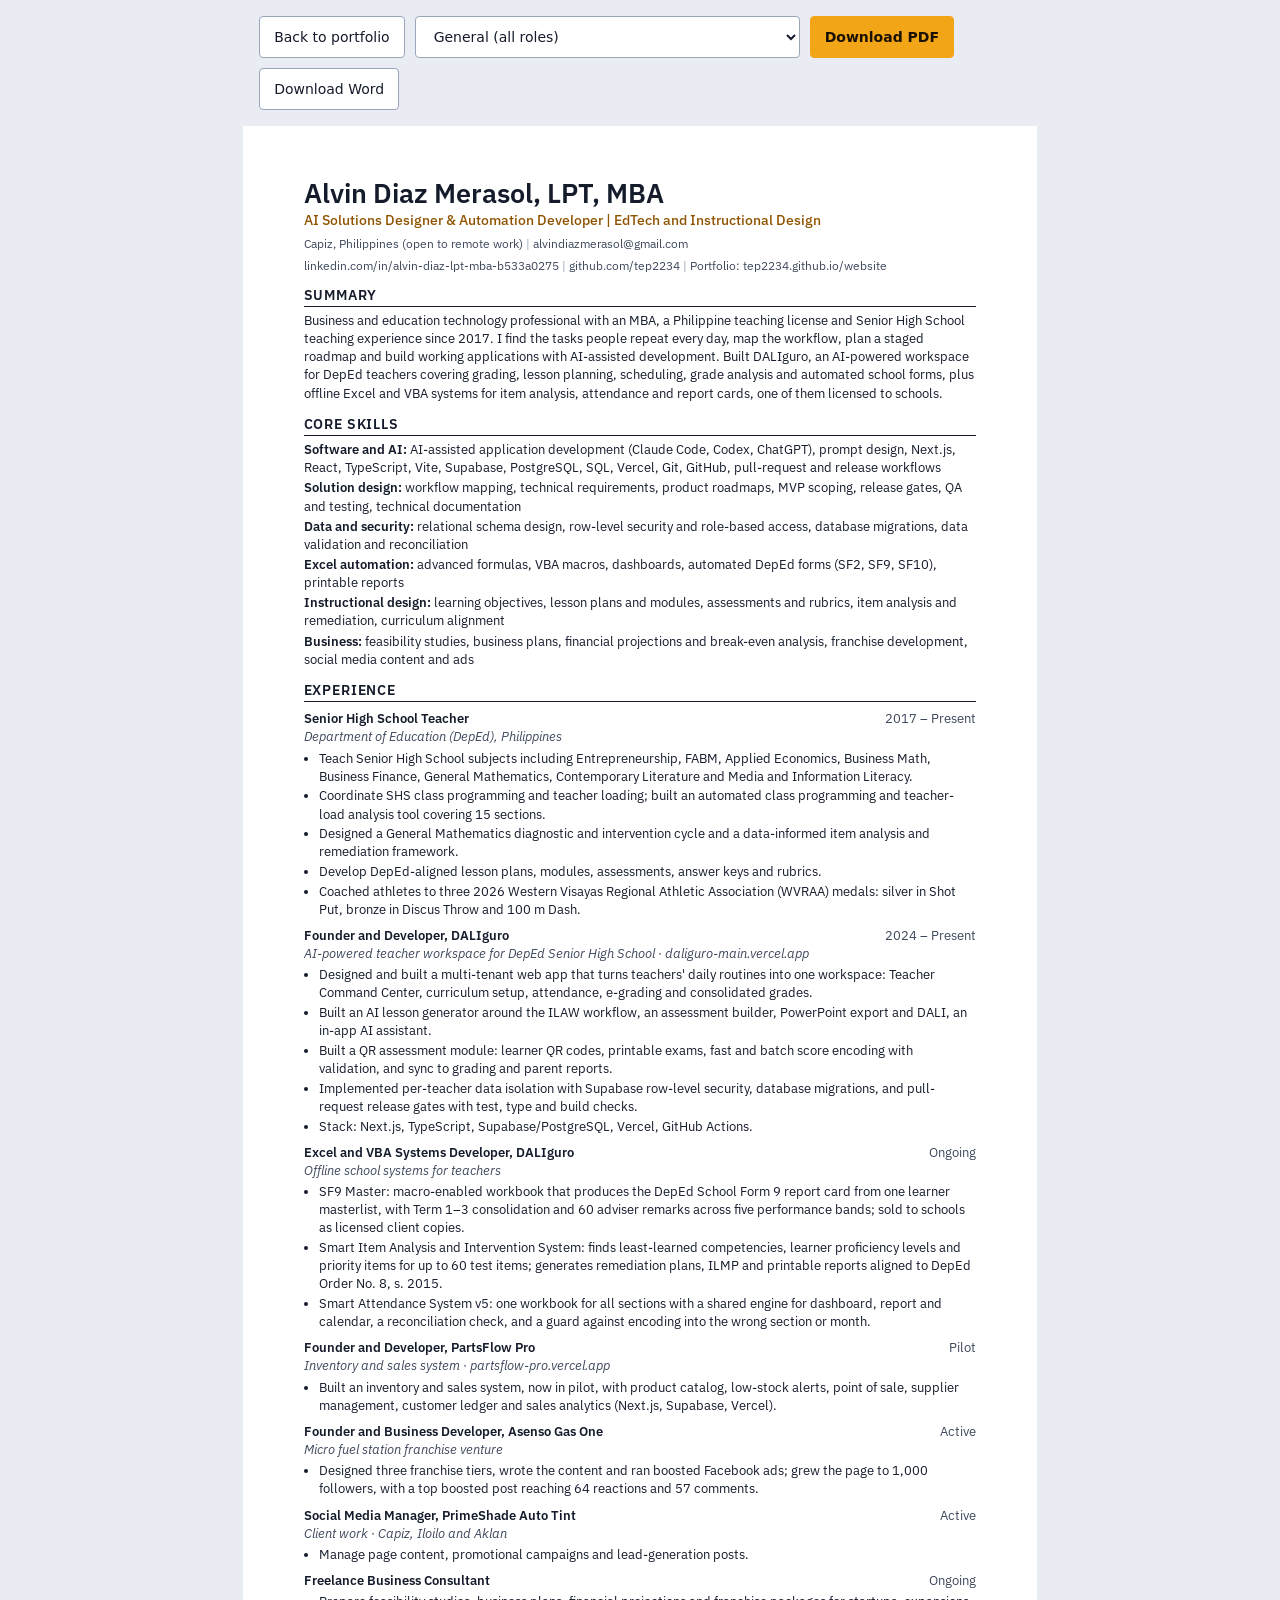
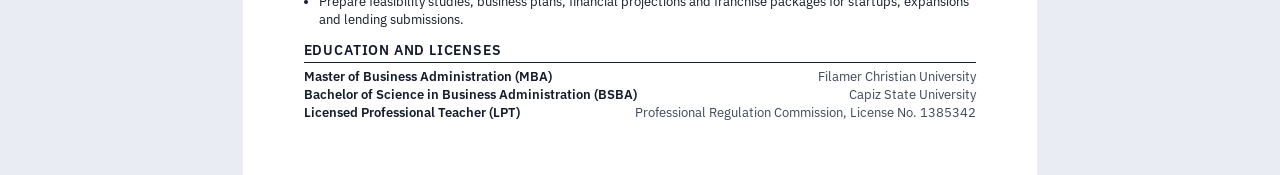
<file: resume/index.html>
<!doctype html>
<html lang="en"><head><meta charset="utf-8"><meta name="viewport" content="width=device-width, initial-scale=1">
<title>Alvin Diaz Merasol — Résumé</title>
<meta name="description" content="AI Solutions Designer &amp; Automation Developer | EdTech and Instructional Design">
<meta name="robots" content="noindex">
<style>
@font-face{font-family:"Plex";src:url(../assets/fonts/plex-sans-400.woff2) format("woff2");font-weight:400;font-display:swap}
@font-face{font-family:"Plex";src:url(../assets/fonts/plex-sans-400i.woff2) format("woff2");font-weight:400;font-style:italic;font-display:swap}
@font-face{font-family:"Plex";src:url(../assets/fonts/plex-sans-500.woff2) format("woff2");font-weight:500;font-display:swap}
@font-face{font-family:"Plex";src:url(../assets/fonts/plex-sans-600.woff2) format("woff2");font-weight:600;font-display:swap}
@page{size:A4;margin:14mm 16mm}
*{box-sizing:border-box}
html{background:#E9ECF2}
body{margin:0;font:400 9.6pt/1.42 "Plex",Arial,sans-serif;color:#141B2B}
.sheet{max-width:210mm;margin:0 auto;background:#fff;padding:14mm 16mm}
.bar{max-width:210mm;margin:16px auto;padding:0 16px;display:flex;flex-wrap:wrap;gap:10px;align-items:center;font:500 14px/1.3 system-ui,sans-serif}
.bar a,.bar select{display:inline-flex;align-items:center;min-height:42px;padding:0 14px;border:1px solid #9AA6BA;border-radius:4px;background:#fff;color:#141B2B;text-decoration:none;font:inherit}
.bar a.primary{background:#F2A516;border-color:#F2A516;color:#1B1203;font-weight:600}
h1{margin:0;font:600 20pt/1.1 "Plex",Arial,sans-serif}
.headline{margin-top:3px;font:500 10.6pt/1.3 "Plex",Arial,sans-serif;color:#8F5400}
.contact{margin-top:5px;color:#3D485C;font-size:9pt}
.contact a{color:inherit;text-decoration:none}
.contact span+span::before{content:"  |  ";color:#9AA6BA}
h2{margin:13px 0 5px;padding-bottom:3px;border-bottom:1.2px solid #141B2B;font:600 10.2pt/1.2 "Plex",Arial,sans-serif;letter-spacing:.06em;text-transform:uppercase}
p{margin:0}
ul{margin:3px 0 0;padding-left:15px}
li{margin:1.5px 0}
.job{margin-top:8px;break-inside:avoid}
.jh{display:flex;justify-content:space-between;gap:12px}
.jh b{font-weight:600}
.jh span{color:#3D485C;text-align:right}
.org{color:#3D485C;font-style:italic}
.skills p{margin:2px 0}
.skills b{font-weight:600}
@media print{html{background:#fff}.bar{display:none}.sheet{padding:0;max-width:none}}
@media (max-width:600px){.sheet{padding:20px 16px}.jh{flex-direction:column;gap:0}.jh span{text-align:left}}
</style></head><body>
<nav class="bar" aria-label="Résumé downloads">
  <a href="../index.html#resume">Back to portfolio</a>
  <label for="role" style="position:absolute;left:-9999px">Résumé version</label>
  <select id="role" onchange="location.href=this.value"><option value="master.html" selected>General (all roles)</option><option value="ai-automation.html">AI Automation Specialist</option><option value="business-analyst.html">Business Systems Analyst</option><option value="app-developer.html">AI-Assisted Application Developer</option><option value="operations.html">Operations and Workflow Automation Specialist</option><option value="excel.html">Excel Automation Specialist</option><option value="edtech.html">Educational Technology Specialist</option><option value="instructional.html">Instructional Designer</option><option value="bizdev.html">Business Development Specialist</option></select>
  <a class="primary" href="Alvin-Diaz-Merasol-Resume.pdf" download>Download PDF</a>
  <a href="Alvin-Diaz-Merasol-Resume.docx" download>Download Word</a>
</nav>
<main class="sheet">
<h1>Alvin Diaz Merasol, LPT, MBA</h1>
<p class="headline">AI Solutions Designer &amp; Automation Developer | EdTech and Instructional Design</p>
<p class="contact"><span>Capiz, Philippines (open to remote work)</span><span><a href="mailto:alvindiazmerasol@gmail.com">alvindiazmerasol@gmail.com</a></span></p>
<p class="contact"><span><a href="https://www.linkedin.com/in/alvin-diaz-lpt-mba-b533a0275">linkedin.com/in/alvin-diaz-lpt-mba-b533a0275</a></span><span><a href="https://github.com/tep2234">github.com/tep2234</a></span><span><a href="https://tep2234.github.io/website/">Portfolio: tep2234.github.io/website</a></span></p>
<h2>Summary</h2>
<p>Business and education technology professional with an MBA, a Philippine teaching license and Senior High School teaching experience since 2017. I find the tasks people repeat every day, map the workflow, plan a staged roadmap and build working applications with AI-assisted development. Built DALIguro, an AI-powered workspace for DepEd teachers covering grading, lesson planning, scheduling, grade analysis and automated school forms, plus offline Excel and VBA systems for item analysis, attendance and report cards, one of them licensed to schools.</p>
<h2>Core Skills</h2>
<div class="skills"><p><b>Software and AI:</b> AI-assisted application development (Claude Code, Codex, ChatGPT), prompt design, Next.js, React, TypeScript, Vite, Supabase, PostgreSQL, SQL, Vercel, Git, GitHub, pull-request and release workflows</p><p><b>Solution design:</b> workflow mapping, technical requirements, product roadmaps, MVP scoping, release gates, QA and testing, technical documentation</p><p><b>Data and security:</b> relational schema design, row-level security and role-based access, database migrations, data validation and reconciliation</p><p><b>Excel automation:</b> advanced formulas, VBA macros, dashboards, automated DepEd forms (SF2, SF9, SF10), printable reports</p><p><b>Instructional design:</b> learning objectives, lesson plans and modules, assessments and rubrics, item analysis and remediation, curriculum alignment</p><p><b>Business:</b> feasibility studies, business plans, financial projections and break-even analysis, franchise development, social media content and ads</p></div>
<h2>Experience</h2>
<div class="job"><div class="jh"><b>Senior High School Teacher</b><span>2017 – Present</span></div><div class="org">Department of Education (DepEd), Philippines</div><ul><li>Teach Senior High School subjects including Entrepreneurship, FABM, Applied Economics, Business Math, Business Finance, General Mathematics, Contemporary Literature and Media and Information Literacy.</li><li>Coordinate SHS class programming and teacher loading; built an automated class programming and teacher-load analysis tool covering 15 sections.</li><li>Designed a General Mathematics diagnostic and intervention cycle and a data-informed item analysis and remediation framework.</li><li>Develop DepEd-aligned lesson plans, modules, assessments, answer keys and rubrics.</li><li>Coached athletes to three 2026 Western Visayas Regional Athletic Association (WVRAA) medals: silver in Shot Put, bronze in Discus Throw and 100 m Dash.</li></ul></div>
<div class="job"><div class="jh"><b>Founder and Developer, DALIguro</b><span>2024 – Present</span></div><div class="org">AI-powered teacher workspace for DepEd Senior High School · daliguro-main.vercel.app</div><ul><li>Designed and built a multi-tenant web app that turns teachers' daily routines into one workspace: Teacher Command Center, curriculum setup, attendance, e-grading and consolidated grades.</li><li>Built an AI lesson generator around the ILAW workflow, an assessment builder, PowerPoint export and DALI, an in-app AI assistant.</li><li>Built a QR assessment module: learner QR codes, printable exams, fast and batch score encoding with validation, and sync to grading and parent reports.</li><li>Implemented per-teacher data isolation with Supabase row-level security, database migrations, and pull-request release gates with test, type and build checks.</li><li>Stack: Next.js, TypeScript, Supabase/PostgreSQL, Vercel, GitHub Actions.</li></ul></div>
<div class="job"><div class="jh"><b>Excel and VBA Systems Developer, DALIguro</b><span>Ongoing</span></div><div class="org">Offline school systems for teachers</div><ul><li>SF9 Master: macro-enabled workbook that produces the DepEd School Form 9 report card from one learner masterlist, with Term 1–3 consolidation and 60 adviser remarks across five performance bands; sold to schools as licensed client copies.</li><li>Smart Item Analysis and Intervention System: finds least-learned competencies, learner proficiency levels and priority items for up to 60 test items; generates remediation plans, ILMP and printable reports aligned to DepEd Order No. 8, s. 2015.</li><li>Smart Attendance System v5: one workbook for all sections with a shared engine for dashboard, report and calendar, a reconciliation check, and a guard against encoding into the wrong section or month.</li></ul></div>
<div class="job"><div class="jh"><b>Founder and Developer, PartsFlow Pro</b><span>Pilot</span></div><div class="org">Inventory and sales system · partsflow-pro.vercel.app</div><ul><li>Built an inventory and sales system, now in pilot, with product catalog, low-stock alerts, point of sale, supplier management, customer ledger and sales analytics (Next.js, Supabase, Vercel).</li></ul></div>
<div class="job"><div class="jh"><b>Founder and Business Developer, Asenso Gas One</b><span>Active</span></div><div class="org">Micro fuel station franchise venture</div><ul><li>Designed three franchise tiers, wrote the content and ran boosted Facebook ads; grew the page to 1,000 followers, with a top boosted post reaching 64 reactions and 57 comments.</li></ul></div>
<div class="job"><div class="jh"><b>Social Media Manager, PrimeShade Auto Tint</b><span>Active</span></div><div class="org">Client work · Capiz, Iloilo and Aklan</div><ul><li>Manage page content, promotional campaigns and lead-generation posts.</li></ul></div>
<div class="job"><div class="jh"><b>Freelance Business Consultant</b><span>Ongoing</span></div><ul><li>Prepare feasibility studies, business plans, financial projections and franchise packages for startups, expansions and lending submissions.</li></ul></div>
<h2>Education and Licenses</h2>
<div class="jh"><b>Master of Business Administration (MBA)</b><span>Filamer Christian University</span></div>
<div class="jh"><b>Bachelor of Science in Business Administration (BSBA)</b><span>Capiz State University</span></div>
<div class="jh"><b>Licensed Professional Teacher (LPT)</b><span>Professional Regulation Commission, License No. 1385342</span></div>
</main>
</body></html>
</file>
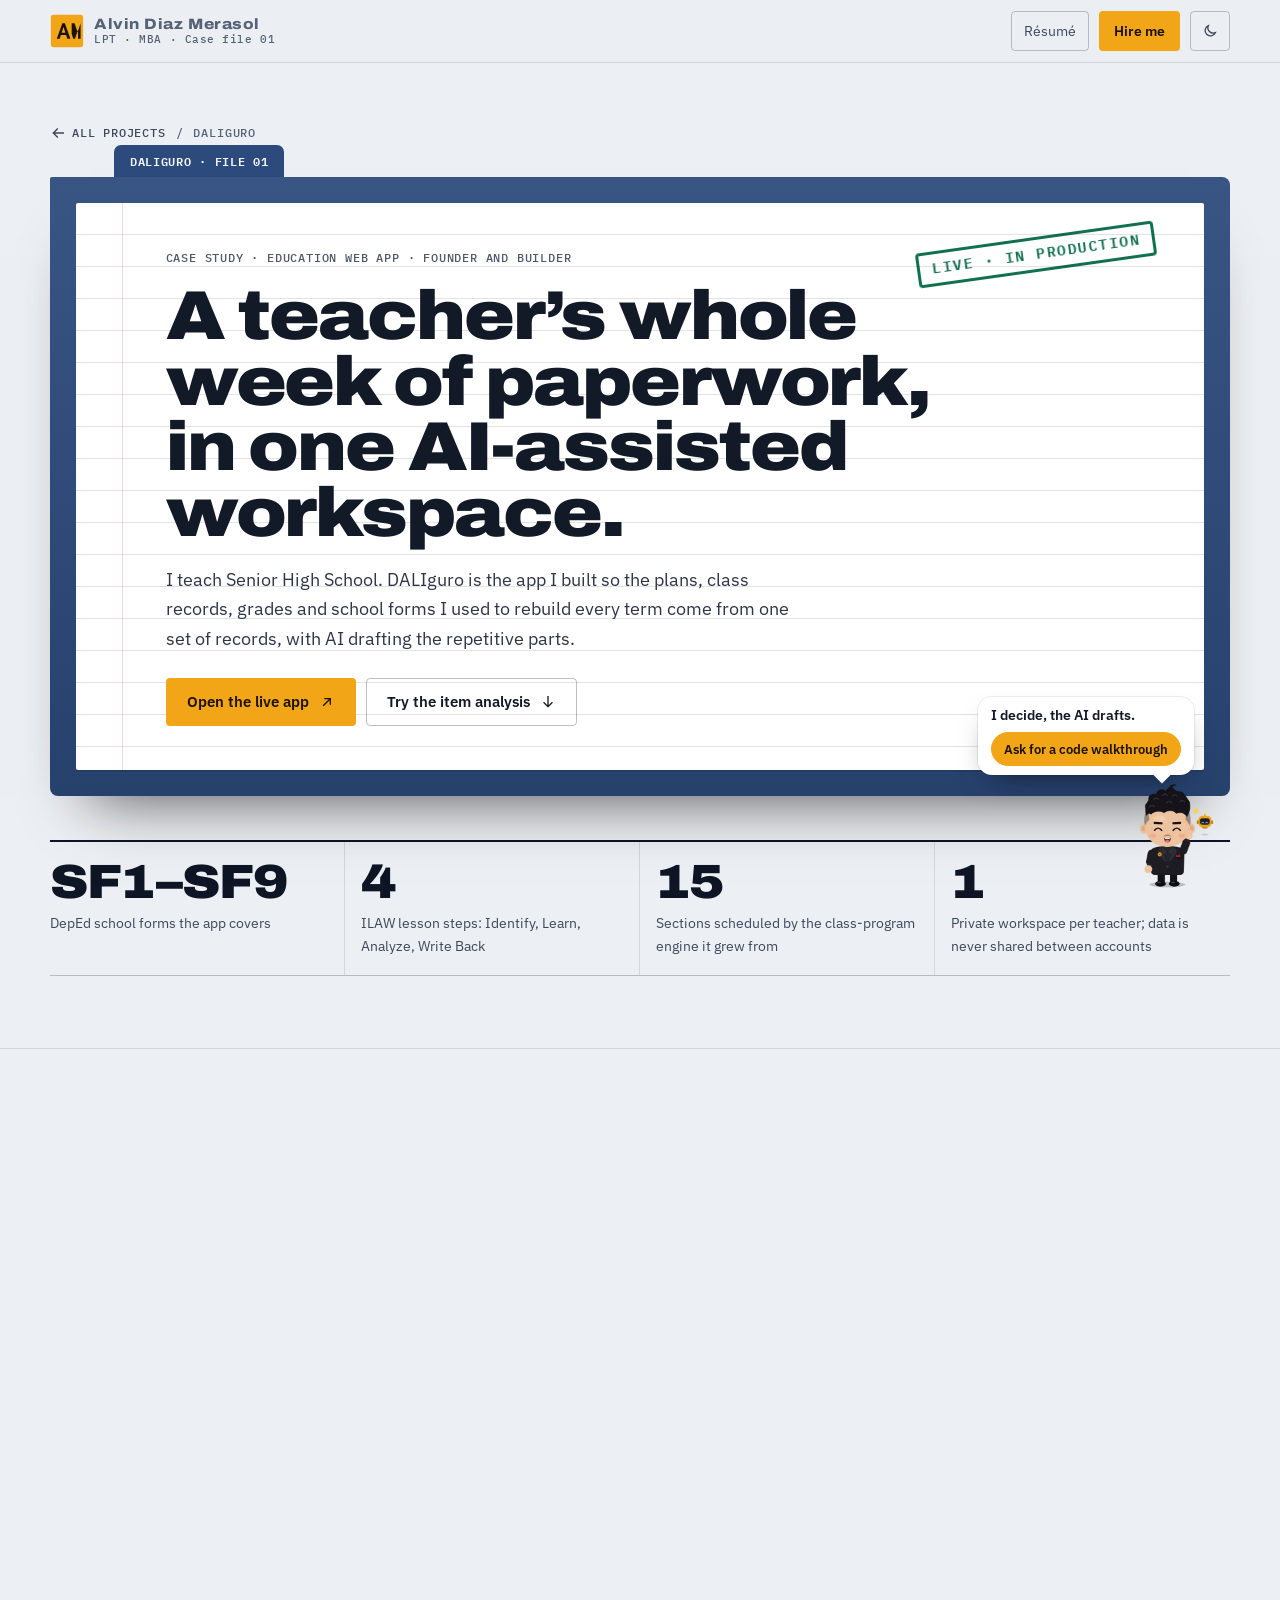
<file: projects/daliguro.html>
<!doctype html>
<html lang="en">
<head>
<meta charset="utf-8">
<meta name="viewport" content="width=device-width, initial-scale=1, viewport-fit=cover">
<!-- Inline scripts are allowed by hash: after editing a script, run  python3 tools/update-csp.py -->
<meta http-equiv="Content-Security-Policy" content="default-src 'self'; script-src 'sha256-7XW5HDH9L3bWgQ7ESkRdc7pHAcrXXbmVatGPpTFig0U=' 'sha256-j73s4u1dpQamPckovP+VCRQgcsBoC8hiy1jb0WONb+s=' 'self'; style-src 'self' 'unsafe-inline'; img-src 'self'; font-src 'self'; media-src 'self'; connect-src 'self'; object-src 'none'; base-uri 'self'; form-action 'self'; upgrade-insecure-requests">
<title>DALIguro case study — Alvin Diaz Merasol</title>
<meta name="description" content="How Alvin Diaz Merasol, a licensed teacher and MBA, built DALIguro: one AI-assisted workspace for a DepEd teacher's planning, records, grading and school forms.">
<link rel="canonical" href="https://tep2234.github.io/website/projects/daliguro.html">
<meta name="theme-color" content="#0A111E">
<link rel="icon" href="../assets/img/favicon.svg" type="image/svg+xml">
<link rel="preload" href="../assets/fonts/archivo.woff2" as="font" type="font/woff2" crossorigin>
<link rel="preload" href="../assets/fonts/plex-sans-400.woff2" as="font" type="font/woff2" crossorigin>
<meta property="og:type" content="article">
<meta property="og:title" content="DALIguro case study — Alvin Diaz Merasol">
<meta property="og:description" content="One AI-assisted workspace for a DepEd teacher's planning, records, grading and school forms.">
<meta property="og:url" content="https://tep2234.github.io/website/projects/daliguro.html">
<meta property="og:image" content="https://tep2234.github.io/website/assets/img/og-image.png">
<script>try{var t=localStorage.getItem("adm-theme");if(t==="light"||t==="dark")document.documentElement.setAttribute("data-theme",t)}catch(e){}</script>
<style>
@font-face{font-family:"Archivo";src:url(../assets/fonts/archivo.woff2) format("woff2");font-weight:100 900;font-stretch:62% 125%;font-display:swap}
@font-face{font-family:"IBM Plex Sans";src:url(../assets/fonts/plex-sans-400.woff2) format("woff2");font-weight:400;font-display:swap}
@font-face{font-family:"IBM Plex Sans";src:url(../assets/fonts/plex-sans-400i.woff2) format("woff2");font-weight:400;font-style:italic;font-display:swap}
@font-face{font-family:"IBM Plex Sans";src:url(../assets/fonts/plex-sans-500.woff2) format("woff2");font-weight:500;font-display:swap}
@font-face{font-family:"IBM Plex Sans";src:url(../assets/fonts/plex-sans-600.woff2) format("woff2");font-weight:600;font-display:swap}
@font-face{font-family:"IBM Plex Mono";src:url(../assets/fonts/plex-mono-400.woff2) format("woff2");font-weight:400;font-display:swap}
@font-face{font-family:"IBM Plex Mono";src:url(../assets/fonts/plex-mono-500.woff2) format("woff2");font-weight:500;font-display:swap}
@font-face{font-family:"IBM Plex Mono";src:url(../assets/fonts/plex-mono-600.woff2) format("woff2");font-weight:600;font-display:swap}
@font-face{font-family:"Plex Sans Fallback";src:local("Arial"),local("ArialMT"),local("Helvetica"),local("Liberation Sans"),local("Roboto");font-weight:400;size-adjust:100.8%;ascent-override:101.6%;descent-override:27.3%;line-gap-override:0%}
@font-face{font-family:"Plex Sans Fallback";src:local("Arial"),local("ArialMT"),local("Helvetica"),local("Liberation Sans"),local("Roboto");font-weight:500;size-adjust:103%;ascent-override:99.5%;descent-override:26.7%;line-gap-override:0%}
@font-face{font-family:"Plex Sans Fallback";src:local("Arial Bold"),local("Arial-BoldMT"),local("Helvetica Bold"),local("Liberation Sans Bold"),local("Roboto Bold");font-weight:600 700;size-adjust:96.9%;ascent-override:105.8%;descent-override:28.4%;line-gap-override:0%}
@font-face{font-family:"Plex Mono Fallback";src:local("Courier New"),local("CourierNewPSMT"),local("Liberation Mono");font-weight:400 600;size-adjust:100%;ascent-override:102.5%;descent-override:27.5%;line-gap-override:0%}
@font-face{font-family:"Archivo Fallback";src:local("Arial Bold"),local("Arial-BoldMT"),local("Helvetica Bold"),local("Liberation Sans Bold"),local("Roboto Bold");font-weight:700 900;size-adjust:111%;ascent-override:79%;descent-override:19%;line-gap-override:0%}

:root{
  --bg:#0A111E; --bg-2:#0F1828; --sheet:#121D30; --rule:rgba(160,178,210,.15); --rule-2:rgba(160,178,210,.3);
  --fg:#E6EAF2; --fg-2:#A3AEC2; --fg-3:#8492AB;
  --paper:#E8EBF0; --paper-ink:#121927; --paper-rule:rgba(18,25,39,.14);
  --amber:#F2A516; --amber-text:#F6B93B; --on-amber:#1B1203; --stamp:#E0533F; --green:#43C08F;
  --f1:#2C4A7C; --f2:#3B6B57; --f3:#8C5D2C; --f4:#55607A; --f5:#8F3A31; --f6:#80601A;
  --sh:0 1px 0 rgba(255,255,255,.04) inset,0 24px 48px -24px rgba(0,0,0,.75);
  --display:"Archivo","Archivo Fallback","Arial Narrow",system-ui,sans-serif;
  --body:"IBM Plex Sans","Plex Sans Fallback",system-ui,-apple-system,"Segoe UI",sans-serif;
  --mono:"IBM Plex Mono","Plex Mono Fallback",ui-monospace,Menlo,Consolas,monospace;
  --ease-out:cubic-bezier(.23,1,.32,1); --ease-io:cubic-bezier(.77,0,.175,1); --ease-drawer:cubic-bezier(.32,.72,0,1);
  color-scheme:dark;
}
@media (prefers-color-scheme: light){:root:not([data-theme="dark"]){
  --bg:#ECEFF3; --bg-2:#E1E5EB; --sheet:#FFFFFF; --rule:rgba(14,21,36,.11); --rule-2:rgba(14,21,36,.24);
  --fg:#0E1524; --fg-2:#3D485C; --fg-3:#566176;
  --paper:#FFFFFF; --paper-ink:#121927; --paper-rule:rgba(18,25,39,.12);
  --amber:#F2A516; --amber-text:#8F5400; --on-amber:#1B1203; --stamp:#B7362A; --green:#11704E;
  --sh:0 1px 0 rgba(255,255,255,.6) inset,0 24px 44px -26px rgba(14,21,36,.4); color-scheme:light;
}}
:root[data-theme="light"]{
  --bg:#ECEFF3; --bg-2:#E1E5EB; --sheet:#FFFFFF; --rule:rgba(14,21,36,.11); --rule-2:rgba(14,21,36,.24);
  --fg:#0E1524; --fg-2:#3D485C; --fg-3:#566176;
  --paper:#FFFFFF; --paper-ink:#121927; --paper-rule:rgba(18,25,39,.12);
  --amber:#F2A516; --amber-text:#8F5400; --on-amber:#1B1203; --stamp:#B7362A; --green:#11704E;
  --sh:0 1px 0 rgba(255,255,255,.6) inset,0 24px 44px -26px rgba(14,21,36,.4); color-scheme:light;
}
:root[data-theme="dark"]{
  --bg:#0A111E; --bg-2:#0F1828; --sheet:#121D30; --rule:rgba(160,178,210,.15); --rule-2:rgba(160,178,210,.3);
  --fg:#E6EAF2; --fg-2:#A3AEC2; --fg-3:#8492AB;
  --paper:#E8EBF0; --paper-ink:#121927; --paper-rule:rgba(18,25,39,.14);
  --amber:#F2A516; --amber-text:#F6B93B; --on-amber:#1B1203; --stamp:#E0533F; --green:#43C08F;
  --sh:0 1px 0 rgba(255,255,255,.04) inset,0 24px 48px -24px rgba(0,0,0,.75); color-scheme:dark;
}
@view-transition{navigation:auto}
::view-transition-group(case-sheet){animation-duration:420ms;animation-timing-function:cubic-bezier(.23,1,.32,1)}
@media (prefers-reduced-motion:reduce){@view-transition{navigation:none}}
*{box-sizing:border-box}
html{scroll-behavior:smooth;scroll-padding-top:84px;-webkit-text-size-adjust:100%;text-size-adjust:100%}
body{margin:0;background:var(--bg);color:var(--fg);font:400 16px/1.62 var(--body);-webkit-font-smoothing:antialiased;overflow-x:hidden;-webkit-tap-highlight-color:transparent}
a{color:inherit}
img,video{max-width:100%;display:block}
button{font:inherit;color:inherit;cursor:pointer;background:none;border:0;padding:0}
:focus-visible{outline:2px solid var(--amber);outline-offset:3px}
h1,h2,h3,h4{margin:0;font-family:var(--display);text-wrap:balance}
p{margin:0}
.lbl{font:500 11.5px/1.3 var(--mono);letter-spacing:.07em;text-transform:uppercase;color:var(--fg-3)}
.hl{position:relative;z-index:0;white-space:nowrap;color:var(--fg)}
.hl::after{content:"";position:absolute;z-index:-1;left:-.06em;right:-.1em;top:.5em;bottom:.04em;background:var(--amber);transform:rotate(-1.2deg);clip-path:polygon(0 12%,100% 0,99% 88%,1% 100%)}
.wrap{padding-left:max(16px,env(safe-area-inset-left,0px));padding-right:max(16px,env(safe-area-inset-right,0px))}
.inner{max-width:1180px;margin:0 auto}
.vh{position:absolute!important;width:1px;height:1px;margin:-1px;padding:0;overflow:hidden;clip:rect(0 0 0 0);white-space:nowrap;border:0}
.skip{position:absolute;left:12px;top:-60px;z-index:90;background:var(--amber);color:var(--on-amber);padding:10px 14px;border-radius:4px;font-weight:600;text-decoration:none}
.skip:focus{top:10px}
svg.i{width:16px;height:16px;flex:none}

/* header: one click to everything a recruiter needs */
.bar{position:sticky;top:0;z-index:60;background:color-mix(in srgb,var(--bg) 90%,transparent);backdrop-filter:saturate(1.2) blur(10px);-webkit-backdrop-filter:saturate(1.2) blur(10px);border-bottom:1px solid var(--rule)}
.bar .inner{display:flex;align-items:center;gap:10px;height:62px}
.mark{display:flex;align-items:center;gap:10px;text-decoration:none;min-width:0;margin-right:auto}
.mark svg{width:34px;height:34px;flex:none}
.mark b{font:800 15px/1.1 var(--display);font-stretch:112%;white-space:nowrap}
.mark span{display:block;font:500 11px/1.2 var(--mono);color:var(--fg-3);letter-spacing:.05em;white-space:nowrap}
.tbtn{display:inline-flex;align-items:center;gap:8px;height:40px;padding:0 12px;border:1px solid var(--rule-2);border-radius:4px;font-size:14px;color:var(--fg-2);text-decoration:none;transition:transform 140ms var(--ease-out),border-color 160ms ease;white-space:nowrap}
.tbtn.sq{width:40px;padding:0;justify-content:center}
.tbtn:active,.btn:active,.chip:active,.cell:active{transform:scale(.97)}
.btn{display:inline-flex;align-items:center;gap:10px;min-height:48px;padding:0 20px;border-radius:4px;font-weight:600;font-size:15px;text-decoration:none;border:1px solid transparent;transition:transform 140ms var(--ease-out),background-color 160ms ease,border-color 160ms ease}
.btn-a{background:var(--amber);color:var(--on-amber)}
.btn-b{border-color:var(--rule-2)}
.btn.sm{min-height:40px;padding:0 14px;font-size:14px}
.progress{position:fixed;left:0;right:0;top:0;height:3px;z-index:70;background:var(--amber);transform-origin:0 50%;transform:scaleX(0)}
@supports (animation-timeline:scroll()){@media (prefers-reduced-motion:no-preference){.progress{animation:grow linear both;animation-timeline:scroll(root)}@keyframes grow{to{transform:scaleX(1)}}}}
@supports not (animation-timeline:scroll()){.progress{display:none}}
@media (max-width:640px){.bar .hide-s{display:none}.mark>span>span{display:none}}

/* hero: the folder from the home page, opened */
.hero{padding-block:clamp(28px,5vw,56px) clamp(40px,6vw,72px)}
.crumbs{display:flex;flex-wrap:wrap;gap:6px 10px;align-items:center;margin-bottom:22px}
.crumbs a{color:var(--fg-2);text-decoration:none;display:inline-flex;align-items:center;gap:6px;min-height:28px}
.case-folder{view-transition-name:case-sheet;position:relative;margin-top:30px;background:linear-gradient(180deg,rgba(255,255,255,.06),rgba(0,0,0,.12)),var(--f1);border-radius:2px 8px 8px 8px;padding:clamp(14px,2.4vw,26px);box-shadow:0 40px 60px -40px rgba(0,0,0,.7)}
.case-folder .ftab{position:absolute;bottom:100%;left:clamp(16px,6%,64px);height:32px;padding:0 16px;display:flex;align-items:center;gap:10px;background:var(--f1);border-radius:7px 7px 0 0;font:600 11.5px var(--mono);letter-spacing:.06em;text-transform:uppercase;color:#F4F6FA}
.paper{position:relative;overflow:hidden;background:var(--paper);color:var(--paper-ink);border-radius:2px;box-shadow:0 2px 0 rgba(0,0,0,.08);
  background-image:linear-gradient(90deg,transparent 0 46px,rgba(183,54,42,.18) 46px 47px,transparent 47px),repeating-linear-gradient(180deg,transparent 0 31px,var(--paper-rule) 31px 32px)}
.paper .lbl{color:#4E586B}
.sheet-in{padding:clamp(22px,4vw,48px) clamp(20px,4vw,48px) clamp(22px,4vw,44px) clamp(62px,7vw,92px);display:grid;gap:18px}
.sheet-in h1{font:900 clamp(2rem,5.4vw,4.4rem)/.95 var(--display);font-stretch:112%;letter-spacing:-.03em;max-width:17ch}
.sheet-in .lede{font-size:clamp(1rem,1.5vw,1.15rem);max-width:58ch;color:#2D3647}
.sheet-in .acts{display:flex;flex-wrap:wrap;gap:10px;margin-top:6px}
.sheet-in .btn-b{border-color:rgba(18,25,39,.28);color:var(--paper-ink)}
.stamp{position:absolute;right:clamp(14px,4vw,48px);top:clamp(14px,3vw,34px);border:3px solid #B7362A;color:#B7362A;padding:6px 12px;font:700 clamp(12px,1.4vw,15px)/1.1 var(--mono);letter-spacing:.1em;text-transform:uppercase;text-align:center;border-radius:4px;transform:rotate(-8deg);background:rgba(255,255,255,.35);mix-blend-mode:multiply}
.stamp.green{border-color:#11704E;color:#11704E}
@media (prefers-reduced-motion:no-preference){
  .stamp.wait{opacity:0}
  .stamp.land{animation:thunk 280ms cubic-bezier(.3,1.4,.5,1) both}
  .stamp.land + .dent,.paper.thud{animation:thud 260ms ease-out 180ms both}
  @keyframes thunk{from{opacity:0;transform:rotate(-14deg) scale(1.9)}60%{opacity:1}to{opacity:1;transform:rotate(-8deg) scale(1)}}
  @keyframes thud{40%{transform:translateY(1.5px)}}
}
@media (max-width:640px){.stamp{position:static;justify-self:start;order:-1}}

/* key numbers */
.nums{display:grid;grid-template-columns:repeat(4,minmax(0,1fr));border-top:2px solid var(--fg);border-bottom:1px solid var(--rule-2);margin-top:clamp(28px,4vw,44px)}
.nums div{padding:16px 16px 18px 0;border-right:1px solid var(--rule);display:grid;gap:6px;align-content:start;min-width:0}
.nums div+div{padding-left:16px}
.nums div:last-child{border-right:0}
.nums b{font:900 clamp(1.9rem,4vw,3rem)/1 var(--display);font-stretch:112%;letter-spacing:-.02em}
.nums span{font-size:14px;color:var(--fg-2)}
@media (max-width:760px){.nums{grid-template-columns:repeat(2,minmax(0,1fr))}.nums div:nth-child(2){border-right:0}.nums div:nth-child(3){padding-left:0}.nums div:nth-child(n+3){border-top:1px solid var(--rule)}}

/* sections */
.sec{padding-block:clamp(56px,8vw,104px);border-top:1px solid var(--rule)}
/* below-the-fold sections skip layout until they come near the screen (keeps the first paint light) */
.sec{content-visibility:auto;contain-intrinsic-size:auto 1100px}
.head{display:grid;grid-template-columns:minmax(0,1fr) minmax(0,.7fr);gap:16px 48px;align-items:end;margin-bottom:clamp(26px,4vw,44px)}
.head h2{font:900 clamp(2rem,5vw,3.8rem)/.92 var(--display);font-stretch:114%;letter-spacing:-.03em;text-transform:uppercase}
.head p{color:var(--fg-2);max-width:56ch}
.fno{display:inline-flex;align-items:center;gap:10px;margin-bottom:14px}
.fno i{width:14px;height:14px;background:var(--tc,var(--f1));border-radius:2px}
@media (max-width:760px){.head{grid-template-columns:minmax(0,1fr)}}

/* recording */
.rec{display:grid;grid-template-columns:minmax(0,1fr) 260px;gap:18px;align-items:start}
.rec figure{margin:0;background:#05080F;border:1px solid var(--rule);border-top:3px solid var(--f1)}
.rec video{width:100%;height:auto;aspect-ratio:1280/692}
.rec figcaption{padding:10px 14px;font-size:13.5px;color:var(--fg-2);background:var(--sheet)}
.chapters{list-style:none;margin:0;padding:0;border-top:2px solid var(--fg)}
.chapters button{display:grid;grid-template-columns:46px minmax(0,1fr);gap:10px;width:100%;min-height:44px;padding:10px 4px;border-bottom:1px solid var(--rule);text-align:left;font-size:14.5px;color:var(--fg-2)}
.chapters button span{font:500 12px/1.9 var(--mono);color:var(--fg-3)}
.chapters button[aria-current="true"]{color:var(--fg);font-weight:600}
.chapters button[aria-current="true"] span{color:var(--amber-text)}
@media (max-width:900px){.rec{grid-template-columns:minmax(0,1fr)}}

/* scroll-told story: the steps scroll normally; the screen beside them stays pinned and follows */
.story{display:grid;grid-template-columns:minmax(0,.9fr) minmax(0,1.1fr);gap:clamp(24px,4vw,56px)}
.steps{display:grid;gap:0}
.step{min-height:min(78vh,720px);padding-block:clamp(24px,6vh,64px);display:grid;align-content:center;gap:14px;border-left:2px solid var(--rule);padding-left:clamp(16px,2.4vw,28px);transition:border-color 200ms ease}
.step.on{border-left-color:var(--tc)}
.step:first-child{padding-top:0;align-content:start;min-height:min(60vh,560px)}
.step .k{display:flex;align-items:center;gap:10px}
.step .k i{width:12px;height:12px;border-radius:2px;background:var(--tc)}
.step h3{font:900 clamp(1.5rem,2.8vw,2.3rem)/1 var(--display);font-stretch:110%;letter-spacing:-.02em}
.step p,.step li{color:var(--fg-2)}
.step ul{margin:0;padding-left:18px;display:grid;gap:6px}
.step .shot{display:none}
.screen{position:sticky;top:96px;align-self:start;height:min(70vh,560px)}
.screen figure{position:absolute;inset:0;margin:0;display:grid;grid-template-rows:minmax(0,1fr) auto;gap:10px;opacity:0;transform:translateY(8px) scale(.985);transition:opacity 220ms ease,transform 260ms var(--ease-out);pointer-events:none}
.screen figure.on{opacity:1;transform:none;pointer-events:auto}
.frame{position:relative;border:1px solid var(--rule);border-top:3px solid var(--tc);background:var(--paper);overflow:hidden;box-shadow:var(--sh)}
.frame img{width:100%;height:100%;object-fit:cover;object-position:top left}
.screen figcaption,.step .shot figcaption{font-size:13.5px;color:var(--fg-3)}
.pile{position:absolute;inset:0;display:grid;place-items:center;background:var(--bg-2)}
.pile span{position:absolute;width:58%;aspect-ratio:8.5/11;max-height:84%;background:var(--paper);color:var(--paper-ink);border:1px solid var(--paper-rule);box-shadow:0 18px 30px -20px rgba(0,0,0,.6);padding:14px;font:600 11px var(--mono);letter-spacing:.05em;text-transform:uppercase;
  background-image:repeating-linear-gradient(180deg,transparent 0 17px,var(--paper-rule) 17px 18px);background-position:0 34px;background-repeat:no-repeat;background-size:100% calc(100% - 44px)}
.pile span:nth-child(1){transform:rotate(-9deg) translate(-16%,4%)}
.pile span:nth-child(2){transform:rotate(6deg) translate(14%,-2%)}
.pile span:nth-child(3){transform:rotate(-3deg) translate(-4%,-6%)}
.pile span:nth-child(4){transform:rotate(2deg) translate(6%,6%)}
.pile span:nth-child(5){transform:rotate(-1deg)}
@media (max-width:900px){
  .story{grid-template-columns:minmax(0,1fr)}
  .screen{display:none}
  .step{min-height:0;padding-block:28px}
  .step .shot{display:grid;gap:8px;margin:6px 0 0}
  .step .shot .frame{aspect-ratio:16/9.2}
}

/* try it: item analysis */
.lab{display:grid;grid-template-columns:minmax(0,1.25fr) minmax(0,.75fr);gap:18px;align-items:start}
.lab-sheet{background:var(--sheet);border:1px solid var(--rule);border-top:3px solid var(--f2);min-width:0}
.lab-bar{display:flex;flex-wrap:wrap;gap:8px;justify-content:space-between;align-items:center;padding:12px 14px;border-bottom:1px solid var(--rule)}
.lab-bar .grp{display:flex;flex-wrap:wrap;gap:8px}
.chip{min-height:36px;padding:0 12px;border:1px solid var(--rule-2);border-radius:4px;font:500 13px var(--mono);color:var(--fg-2);transition:transform 140ms var(--ease-out),border-color 160ms ease}
.tablewrap{position:relative;overflow-x:auto;overscroll-behavior-x:contain}
table.ia{border-collapse:collapse;width:100%;min-width:560px;font-size:13.5px}
.ia th,.ia td{border-bottom:1px solid var(--rule);padding:4px 6px;text-align:center;white-space:nowrap}
.ia thead th{font:500 11px/1.3 var(--mono);letter-spacing:.04em;color:var(--fg-3);padding-block:8px;vertical-align:bottom}
.ia thead th b{display:block;height:4px;margin:4px auto 0;width:70%;border-radius:2px;background:var(--cc)}
.ia th[scope=row]{text-align:left;font-weight:500;color:var(--fg-2);padding-left:14px}
.ia tfoot th{text-align:left;padding-left:14px;font:500 11px var(--mono);letter-spacing:.04em;text-transform:uppercase;color:var(--fg-3)}
.ia tfoot td{font:600 12.5px var(--mono)}
.ia .tot{font:600 13px var(--mono);color:var(--fg)}
.cell{width:32px;height:32px;border-radius:4px;display:inline-grid;place-items:center;font:700 14px var(--mono);border:1px solid var(--rule-2);transition:transform 120ms var(--ease-out),background-color 140ms ease}
.cell[aria-pressed="true"]{background:color-mix(in srgb,var(--green) 18%,transparent);border-color:color-mix(in srgb,var(--green) 55%,transparent);color:var(--green)}
.cell[aria-pressed="false"]{background:color-mix(in srgb,var(--stamp) 10%,transparent);border-color:color-mix(in srgb,var(--stamp) 40%,transparent);color:var(--stamp)}
.lv{display:inline-block;min-width:26px;padding:2px 5px;border-radius:3px;font:700 11px var(--mono)}
.lv.m{background:color-mix(in srgb,var(--green) 20%,transparent);color:var(--green)}
.lv.n{background:color-mix(in srgb,var(--amber) 22%,transparent);color:var(--amber-text)}
.lv.l{background:color-mix(in srgb,var(--stamp) 16%,transparent);color:var(--stamp)}
.lab-note{padding:10px 14px;font-size:13px;color:var(--fg-3)}
.report{overflow:hidden;background:var(--paper);color:var(--paper-ink);padding:clamp(18px,2.4vw,26px);display:grid;gap:16px;box-shadow:var(--sh);position:relative}
.report .lbl{color:#4E586B}
.report h3{font:900 1.35rem/1.05 var(--display);font-stretch:108%}
.mps{display:flex;align-items:baseline;gap:10px}
.mps b{font:900 3rem/1 var(--display);font-stretch:112%}
.mps span{color:#3D485C;font-size:14px}
.cbars{display:grid;gap:10px}
.cbar{display:grid;gap:4px}
.cbar div{display:flex;justify-content:space-between;gap:10px;font-size:13.5px}
.cbar div b{font:600 12.5px var(--mono)}
.cbar .track{height:8px;background:rgba(18,25,39,.08);border-radius:4px;overflow:hidden}
.cbar .track i{display:block;height:100%;background:var(--cc);border-radius:4px;transition:width 260ms var(--ease-out)}
.remed{list-style:none;margin:0;padding:0;display:grid;gap:10px}
.remed li{border-left:3px solid #B7362A;padding:6px 0 6px 12px;font-size:14px;color:#2D3647}
.remed li strong{display:block;color:var(--paper-ink)}
.remed li.okay{border-left-color:#11704E}
.rhead{display:flex;justify-content:space-between;align-items:flex-start;gap:12px}
.report .stamp{position:static;flex:none;font-size:11px;padding:4px 8px;margin-top:-2px}
@media (max-width:980px){.lab{grid-template-columns:minmax(0,1fr)}}

/* role split and tools */
.split{display:grid;grid-template-columns:repeat(2,minmax(0,1fr));gap:18px}
.split article{border:1px solid var(--rule);border-top:3px solid var(--tc);background:var(--sheet);padding:clamp(18px,2.6vw,28px);display:grid;gap:12px;align-content:start}
.split h3{font:900 clamp(1.3rem,2.2vw,1.7rem)/1.05 var(--display);font-stretch:108%}
.split ul{margin:0;padding-left:18px;display:grid;gap:8px;color:var(--fg-2)}
@media (max-width:760px){.split{grid-template-columns:minmax(0,1fr)}}
.tools{display:flex;flex-wrap:wrap;gap:8px;margin-top:22px}
.tools span{padding:6px 12px;border:1px solid var(--rule-2);border-radius:999px;font:500 13px var(--mono);color:var(--fg-2)}
.memo{display:flex;gap:10px;align-items:flex-start;margin-top:18px;font-size:14px;color:var(--fg-2)}

/* end card */
.next{display:grid;grid-template-columns:minmax(0,1fr) auto;gap:20px;align-items:center;padding:clamp(22px,3vw,36px);background:var(--paper);color:var(--paper-ink);box-shadow:var(--sh)}
.next h2{font:900 clamp(1.5rem,3vw,2.4rem)/1 var(--display);font-stretch:110%}
.next p{color:#3D485C;margin-top:8px}
.next .acts{display:flex;flex-wrap:wrap;gap:10px}
.next .btn-b{border-color:rgba(18,25,39,.28);color:var(--paper-ink)}
@media (max-width:760px){.next{grid-template-columns:minmax(0,1fr)}}
footer{padding-block:28px 40px;color:var(--fg-3);font-size:13.5px}
footer .inner{display:flex;flex-wrap:wrap;gap:10px 24px;justify-content:space-between;align-items:center}
footer a{display:inline-flex;align-items:center;min-height:28px}

@media (hover:hover) and (pointer:fine){
  .tbtn:hover,.chip:hover{border-color:var(--amber);color:var(--fg)}
  .btn-a:hover{background:#F7B530}
  .btn-b:hover{border-color:var(--amber)}
  .chapters button:hover{color:var(--fg)}
  .cell:hover{border-color:var(--fg-3)}
  .crumbs a:hover{color:var(--fg)}
}
@media (prefers-reduced-motion:reduce){
  html{scroll-behavior:auto}
  *,*::before,*::after{transition-duration:0ms!important;animation-duration:0ms!important}
}
</style>
<link rel="stylesheet" href="../assets/css/chibi.css">
</head>
<body>
<a class="skip" href="#main">Skip to the case study</a>
<div class="progress" aria-hidden="true"></div>
<svg width="0" height="0" style="position:absolute" aria-hidden="true">
  <symbol id="i-arrow" viewBox="0 0 24 24"><path d="M7 17L17 7M9 7h8v8" fill="none" stroke="currentColor" stroke-width="2" stroke-linecap="square"/></symbol>
  <symbol id="i-back" viewBox="0 0 24 24"><path d="M20 12H5M11 6l-6 6 6 6" fill="none" stroke="currentColor" stroke-width="2" stroke-linecap="square"/></symbol>
  <symbol id="i-down" viewBox="0 0 24 24"><path d="M12 4v15M6 13l6 6 6-6" fill="none" stroke="currentColor" stroke-width="2" stroke-linecap="square"/></symbol>
  <symbol id="i-play" viewBox="0 0 24 24"><path d="M7 4l13 8-13 8z" fill="currentColor"/></symbol>
  <symbol id="i-lock" viewBox="0 0 24 24"><rect x="5" y="11" width="14" height="10" rx="1" fill="none" stroke="currentColor" stroke-width="2"/><path d="M8 11V8a4 4 0 0 1 8 0v3" fill="none" stroke="currentColor" stroke-width="2"/></symbol>
  <symbol id="i-sun" viewBox="0 0 24 24"><circle cx="12" cy="12" r="4.5" fill="none" stroke="currentColor" stroke-width="2"/><path d="M12 2v2M12 20v2M2 12h2M20 12h2M4.9 4.9l1.4 1.4M17.7 17.7l1.4 1.4M4.9 19.1l1.4-1.4M17.7 6.3l1.4-1.4" stroke="currentColor" stroke-width="2"/></symbol>
  <symbol id="i-moon" viewBox="0 0 24 24"><path d="M20 14.5A8 8 0 0 1 9.5 4a8 8 0 1 0 10.5 10.5z" fill="none" stroke="currentColor" stroke-width="2"/></symbol>
  <symbol id="i-mark" viewBox="0 0 40 40"><rect x="1" y="1" width="38" height="38" rx="3" fill="#F2A516"/><path d="M8 29L14.5 11h3L24 29h-3.6l-1.4-4.2h-6.2L11.4 29zM13.7 22h4.4l-2.2-6.6zM25.5 11h3.4l3.6 10.6L36 11h0v18h-3V18.6L29.4 29h-2l-1.9-5.6" fill="#1B1203"/></symbol>
</svg>

<header class="bar wrap">
  <div class="inner">
    <a class="mark" href="../index.html"><svg aria-hidden="true"><use href="#i-mark"/></svg><span><b>Alvin Diaz Merasol</b><span>LPT · MBA · Case file 01</span></span></a>
    <a class="tbtn hide-s" href="../resume/">Résumé</a>
    <a class="btn btn-a sm" href="../index.html#contact">Hire me</a>
    <button class="tbtn sq" type="button" id="themeBtn" aria-label="Switch theme"><svg class="i" aria-hidden="true"><use href="#i-moon"/></svg></button>
  </div>
</header>

<main id="main">
  <section class="hero wrap" aria-labelledby="t">
    <div class="inner">
      <nav class="crumbs lbl" aria-label="Breadcrumb"><a href="../index.html#projects"><svg class="i" aria-hidden="true"><use href="#i-back"/></svg>All projects</a><span aria-hidden="true">/</span><span aria-current="page">DALIguro</span></nav>
      <div class="case-folder">
        <span class="ftab" aria-hidden="true">DALIguro · File 01</span>
        <div class="paper">
          <div class="sheet-in">
            <span class="stamp green wait" data-stamp>Live · in production</span>
            <span class="lbl">Case study · Education web app · Founder and builder</span>
            <h1 id="t">A teacher’s whole week of paperwork, in one AI-assisted workspace.</h1>
            <p class="lede">I teach Senior High School. DALIguro is the app I built so the plans, class records, grades and school forms I used to rebuild every term come from one set of records, with AI drafting the repetitive parts.</p>
            <div class="acts">
              <a class="btn btn-a" href="https://daliguro-main.vercel.app" target="_blank" rel="noopener">Open the live app<svg class="i" aria-hidden="true"><use href="#i-arrow"/></svg></a>
              <a class="btn btn-b" href="#try">Try the item analysis<svg class="i" aria-hidden="true"><use href="#i-down"/></svg></a>
            </div>
          </div>
        </div>
      </div>
      <div class="nums" role="list" aria-label="Key figures">
        <div role="listitem"><b>SF1–SF9</b><span>DepEd school forms the app covers</span></div>
        <div role="listitem"><b>4</b><span>ILAW lesson steps: Identify, Learn, Analyze, Write Back</span></div>
        <div role="listitem"><b>15</b><span>Sections scheduled by the class-program engine it grew from</span></div>
        <div role="listitem"><b>1</b><span>Private workspace per teacher; data is never shared between accounts</span></div>
      </div>
    </div>
  </section>

  <section class="sec wrap" id="watch" aria-labelledby="w-t">
    <div class="inner">
      <div class="head">
        <div><div class="fno lbl"><i></i>Recording · 1 min 40 s · captioned</div><h2 id="w-t">Watch it <span class="hl">working</span></h2></div>
        <p>A walk through the live app with test data. Jump to any part; captions describe each screen.</p>
      </div>
      <div class="rec">
        <figure>
          <video id="rv" controls playsinline preload="none" poster="../assets/media/daliguro-app-poster.webp" width="1280" height="692" aria-label="Screen recording of DALIguro">
            <source src="../assets/media/daliguro-app.mp4" type="video/mp4">
            <track kind="captions" src="../assets/media/daliguro-app.vtt" srclang="en" label="English" default>
          </video>
          <figcaption>Recorded from the production app. Learner names are test records.</figcaption>
        </figure>
        <ol class="chapters" id="chapters" aria-label="Chapters">
          <li><button type="button" data-t="0"><span>0:00</span>Landing page</button></li>
          <li><button type="button" data-t="8.5"><span>0:09</span>Teaching dashboard</button></li>
          <li><button type="button" data-t="27.5"><span>0:28</span>Class program</button></li>
          <li><button type="button" data-t="52.5"><span>0:53</span>E-grading</button></li>
          <li><button type="button" data-t="70.5"><span>1:11</span>Lesson planning with AI</button></li>
          <li><button type="button" data-t="80.5"><span>1:21</span>Consolidated grades</button></li>
          <li><button type="button" data-t="94.5"><span>1:35</span>SF9 report card</button></li>
        </ol>
      </div>
    </div>
  </section>

  <section class="sec wrap" id="story" aria-labelledby="s-t">
    <div class="inner">
      <div class="head">
        <div><div class="fno lbl"><i></i>The case</div><h2 id="s-t">Problem to <span class="hl">result</span></h2></div>
        <p>Scroll through the four parts. On a wide screen the picture beside them follows along.</p>
      </div>
      <div class="story">
        <div class="steps" id="steps">
          <article class="step" data-shot="0" style="--tc:var(--f5)">
            <div class="k lbl"><i></i>01 · Problem</div>
            <h3>Every term, the same paperwork from zero.</h3>
            <p>A teacher’s week is lesson plans, attendance, class records, grade computation, item analysis and school forms. Most of it is the same information typed again in a new format, and it eats the time meant for teaching.</p>
            <figure class="shot"><div class="frame" style="--tc:var(--f5)"><div class="pile" aria-hidden="true"><span>Lesson plan</span><span>Class record</span><span>SF2 attendance</span><span>Item analysis</span><span>SF9 report card</span></div></div><figcaption>The stack a teacher rebuilds every term.</figcaption></figure>
          </article>
          <article class="step" data-shot="1" style="--tc:var(--f4)">
            <div class="k lbl"><i></i>02 · Constraints</div>
            <h3>DepEd rules, learner privacy, no training time.</h3>
            <ul>
              <li>Follows the Strengthened SHS curriculum: terms, not quarters, and the DO 009, s. 2026 forms for SY 2026–2027.</li>
              <li>Learner records stay private: one teacher account is one workspace, and nothing is shared between accounts.</li>
              <li>Teachers have no time for training, so setup is three steps and the dashboard opens on what is due today.</li>
            </ul>
            <figure class="shot"><div class="frame" style="--tc:var(--f4)"><img src="../assets/img/dg/lesson-plan-640.webp" srcset="../assets/img/dg/lesson-plan-640.webp 640w, ../assets/img/dg/lesson-plan.webp 1280w" sizes="(max-width:900px) calc(100vw - 32px), 640px" width="1280" height="692" alt="Lesson planning form with Senior High School, academic cluster and term selected" loading="lazy"></div><figcaption>Lesson planning already knows the levels, clusters and terms.</figcaption></figure>
          </article>
          <article class="step" data-shot="2" style="--tc:var(--f1)">
            <div class="k lbl"><i></i>03 · Process</div>
            <h3>Map the week, then build one routine at a time.</h3>
            <p>It started as a single HTML page that generated the SHS class program for 15 sections. I mapped the rest of a teacher’s week the same way and added one module per routine, each built on the same records.</p>
            <p>Lesson planning follows ILAW (Identify, Learn, Analyze, Write Back), with DALI drafting and the teacher editing. Changes ship only after a check: the class program, for example, runs a schedule audit before it can be printed.</p>
            <figure class="shot"><div class="frame" style="--tc:var(--f1)"><img src="../assets/img/daliguro-ilaw-800.webp" srcset="../assets/img/daliguro-ilaw-400.webp 400w, ../assets/img/daliguro-ilaw-800.webp 800w, ../assets/img/daliguro-ilaw.webp 1200w" sizes="(max-width:900px) calc(100vw - 32px), 640px" width="1200" height="688" alt="DALIguro ILAW lesson planning pipeline" loading="lazy"></div><figcaption>The ILAW lesson planning pipeline.</figcaption></figure>
          </article>
          <article class="step" data-shot="3" style="--tc:var(--f2)">
            <div class="k lbl"><i></i>04 · Result</div>
            <h3>Encode once, and the forms fill themselves.</h3>
            <p>Grades entered in the gradebook flow into the consolidated matrix and onto the SF9 report card. The dashboard opens on what still needs doing today: attendance not yet recorded, draft scores and learners to review.</p>
            <p>DALIguro runs in production on Vercel. Some modules are still in development, and I label them that way in the app.</p>
            <figure class="shot"><div class="frame" style="--tc:var(--f2)"><img src="../assets/img/dg/sf9-640.webp" srcset="../assets/img/dg/sf9-640.webp 640w, ../assets/img/dg/sf9.webp 1280w" sizes="(max-width:900px) calc(100vw - 32px), 640px" width="1280" height="692" alt="SF9 learner's progress report generated from the consolidated grades" loading="lazy"></div><figcaption>The SF9 report card, filled from the same records.</figcaption></figure>
          </article>
        </div>
        <div class="screen" aria-hidden="true">
          <figure class="on" style="--tc:var(--f5)"><div class="frame"><div class="pile"><span>Lesson plan</span><span>Class record</span><span>SF2 attendance</span><span>Item analysis</span><span>SF9 report card</span></div></div><figcaption>The stack a teacher rebuilds every term.</figcaption></figure>
          <figure style="--tc:var(--f4)"><div class="frame"><img src="../assets/img/dg/lesson-plan.webp" width="1280" height="692" alt="" loading="lazy"></div><figcaption>Lesson planning already knows the levels, clusters and terms.</figcaption></figure>
          <figure style="--tc:var(--f1)"><div class="frame"><img src="../assets/img/daliguro-ilaw.webp" width="1200" height="688" alt="" loading="lazy"></div><figcaption>The ILAW lesson planning pipeline.</figcaption></figure>
          <figure style="--tc:var(--f2)"><div class="frame"><img src="../assets/img/dg/sf9.webp" width="1280" height="692" alt="" loading="lazy"></div><figcaption>The SF9 report card, filled from the same records.</figcaption></figure>
        </div>
      </div>
    </div>
  </section>

  <section class="sec wrap" id="try" aria-labelledby="try-t">
    <div class="inner">
      <div class="head">
        <div><div class="fno lbl"><i style="--tc:var(--f2)"></i>Try it yourself</div><h2 id="try-t">Run an <span class="hl">item analysis</span></h2></div>
        <p>A ten-learner quiz in Grade 11 Earth Science. Tap any answer to mark it right or wrong; the analysis and the remediation list update as you go. Everything runs in your browser.</p>
      </div>
      <div class="lab">
        <div class="lab-sheet">
          <div class="lab-bar">
            <span class="lbl">Answer sheet · 10 learners × 8 items</span>
            <div class="grp" role="group" aria-label="Load a class">
              <button class="chip" type="button" data-load="mixed">Mixed class</button>
              <button class="chip" type="button" data-load="strong">Strong class</button>
              <button class="chip" type="button" data-load="weak">Struggling class</button>
            </div>
          </div>
          <div class="tablewrap"><table class="ia" id="ia"><caption class="vh">Learner answers. Each button marks an answer correct or wrong.</caption></table></div>
          <p class="lab-note">Item level: <span class="lv m">M</span> mastered (75% or more correct) · <span class="lv n">N</span> nearly mastered (50–74%) · <span class="lv l">L</span> least mastered (below 50%). D is the discrimination index: upper 27% minus lower 27%.</p>
        </div>
        <div class="report" id="report" aria-live="polite"></div>
      </div>
      <p class="memo">This is a simplified version of the rules in my Smart Automated Item Analysis workbook, which handles up to 60 items and prints DepEd-style reports with signatories. In DALIguro the same analysis runs after QR assessment.</p>
    </div>
  </section>

  <section class="sec wrap" id="role" aria-labelledby="r-t">
    <div class="inner">
      <div class="head">
        <div><div class="fno lbl"><i style="--tc:var(--f6)"></i>Who did what</div><h2 id="r-t">My role vs <span class="hl">AI’s role</span></h2></div>
        <p>DALIguro is built with AI-assisted development. Here is where the line sits.</p>
      </div>
      <div class="split">
        <article style="--tc:var(--amber)">
          <span class="lbl">Me · founder, product owner, builder</span>
          <h3>The problem, the decisions, the checks.</h3>
          <ul>
            <li>Found the problem in my own teaching week and decided what to build, in what order.</li>
            <li>Designed the data model: one private workspace per teacher, one set of records feeding every form.</li>
            <li>Wrote the DepEd rules into it: Strengthened SHS terms, SF1–SF9, DO 009, s. 2026.</li>
            <li>Wrote the specs and completion gates the coding agents work to, then reviewed and tested each change.</li>
            <li>Reviews security myself: tenant isolation, authorization and rate limits on AI routes.</li>
          </ul>
        </article>
        <article style="--tc:var(--f1)">
          <span class="lbl">AI · coding agents and DALI</span>
          <h3>Drafts, under supervision.</h3>
          <ul>
            <li>Coding agents draft code from my written specs and must show evidence before a task counts as done.</li>
            <li>They help find bugs and missing pieces, which I verify before anything merges.</li>
            <li>Inside the app, DALI drafts lesson plans and assessments; the teacher edits each draft before using it.</li>
            <li>For the in-app agent now in development, learner data is redacted on the server before the AI sees it.</li>
          </ul>
        </article>
      </div>
      <div class="tools" aria-label="Tools used"><span>Next.js</span><span>TypeScript</span><span>Supabase / PostgreSQL</span><span>Vercel</span><span>GitHub Actions</span><span>AI coding agents</span></div>
      <p class="memo"><svg class="i" aria-hidden="true"><use href="#i-lock"/></svg><span>The source repository is private. I’m happy to walk you through the code on a call.</span></p>
    </div>
  </section>

  <section class="sec wrap" aria-labelledby="n-t">
    <div class="inner">
      <div class="next">
        <div><h2 id="n-t">Need something like this built?</h2><p>A walkthrough of the code, a résumé for your role, or a project inquiry. Each is one click.</p></div>
        <div class="acts">
          <a class="btn btn-a" href="../index.html#contact">Start an inquiry<svg class="i" aria-hidden="true"><use href="#i-arrow"/></svg></a>
          <a class="btn btn-b" href="../resume/">Get the résumé</a>
          <a class="btn btn-b" href="../index.html#projects">More projects</a>
        </div>
      </div>
    </div>
  </section>
</main>
<footer class="wrap"><div class="inner"><span>© Alvin Diaz Merasol, LPT, MBA</span><a href="../index.html">Back to the portfolio</a></div></footer>

<script>
(function(){
"use strict";
var $=function(s,r){return (r||document).querySelector(s)},$$=function(s,r){return [].slice.call((r||document).querySelectorAll(s))};
var reduce=matchMedia("(prefers-reduced-motion: reduce)").matches;
function esc(s){return String(s).replace(/[&<>"]/g,function(c){return {"&":"&amp;","<":"&lt;",">":"&gt;",'"':"&quot;"}[c]})}

/* theme: same switch and stored choice as the home page */
var root=document.documentElement,tb=$("#themeBtn");
function cur(){return root.getAttribute("data-theme")||(matchMedia("(prefers-color-scheme: light)").matches?"light":"dark")}
function paint(){var nx=cur()==="dark"?"light":"dark";tb.querySelector("use").setAttribute("href",nx==="light"?"#i-sun":"#i-moon");tb.setAttribute("aria-label","Switch to "+nx+" theme")}
tb.addEventListener("click",function(){var nx=cur()==="dark"?"light":"dark";root.setAttribute("data-theme",nx);try{localStorage.setItem("adm-theme",nx)}catch(e){}paint()});paint();

/* stamps land with a small thunk when they scroll into view */
var sio=new IntersectionObserver(function(es){es.forEach(function(en){if(!en.isIntersecting)return;var s=en.target;s.classList.remove("wait");s.classList.add("land");var p=s.closest(".paper");if(p&&!reduce)p.classList.add("thud");sio.unobserve(s)})},{threshold:.6});
function watchStamps(scope){$$("[data-stamp]",scope).forEach(function(s){if(!reduce)sio.observe(s);else s.classList.remove("wait")})}
watchStamps(document);

/* recording chapters */
var rv=$("#rv"),chs=$$("#chapters button");
$("#chapters").addEventListener("click",function(e){var b=e.target.closest("[data-t]");if(!b)return;
  var t=+b.dataset.t;function seek(){rv.currentTime=t;rv.play().catch(function(){})}
  if(rv.readyState<1){rv.addEventListener("loadedmetadata",seek,{once:true});rv.preload="metadata";rv.load()}else seek()});
rv.addEventListener("timeupdate",function(){var t=rv.currentTime,on=0;chs.forEach(function(b,i){if(t>=+b.dataset.t)on=i});chs.forEach(function(b,i){b.setAttribute("aria-current",String(i===on))})});

/* scroll-told story: the step nearest the middle of the screen picks the pinned picture */
var steps=$$(".step"),shots=$$(".screen figure");
var stio=new IntersectionObserver(function(es){es.forEach(function(en){if(!en.isIntersecting)return;var k=+en.target.dataset.shot;
  steps.forEach(function(s,i){s.classList.toggle("on",i===k)});shots.forEach(function(f,i){f.classList.toggle("on",i===k)})})},{rootMargin:"-45% 0px -50% 0px"});
steps.forEach(function(s){stio.observe(s)});steps[0].classList.add("on");

/* try it: item analysis */
var ITEMS=[["Minerals and rocks","var(--f1)"],["Minerals and rocks","var(--f1)"],["Minerals and rocks","var(--f1)"],["Plate tectonics","var(--f6)"],["Plate tectonics","var(--f6)"],["Plate tectonics","var(--f6)"],["Weathering and erosion","var(--f2)"],["Weathering and erosion","var(--f2)"]];
var COMPS=[["Minerals and rocks","var(--f1)"],["Plate tectonics","var(--f6)"],["Weathering and erosion","var(--f2)"]];
var N=10,M=ITEMS.length,ans=[],lastVerdict="";
var CLASSES={
  mixed:["11111011","11101101","11110111","11100010","10110101","11101001","11000110","01100011","10100000","11010100"],
  strong:["11111111","11111111","11111011","11111101","11101111","11111110","11111111","11110111","10111111","11111011"],
  weak:["10100100","11001010","01100000","10000110","11010000","00101001","10000100","01000010","10010000","00100110"]};
function load(k){ans=CLASSES[k].map(function(r){return r.split("").map(function(c){return c==="1"})});draw();$$("[data-load]").forEach(function(b){b.setAttribute("aria-pressed",String(b.dataset.load===k))})}
function pct(a,b){return b?Math.round(a/b*100):0}
function level(p){return p>=75?["m","M","mastered"]:p>=50?["n","N","nearly mastered"]:["l","L","least mastered"]}
function learner(i){return "Learner "+(i<9?"0":"")+(i+1)}
function analyse(){
  var score=ans.map(function(r){return r.filter(Boolean).length});
  var order=score.map(function(s,i){return i}).sort(function(a,b){return score[b]-score[a]||a-b});
  var g=Math.max(1,Math.round(N*.27)),up=order.slice(0,g),lo=order.slice(-g);
  var items=ITEMS.map(function(it,j){var c=ans.filter(function(r){return r[j]}).length,p=pct(c,N);
    var d=(up.filter(function(i){return ans[i][j]}).length-lo.filter(function(i){return ans[i][j]}).length)/g;return {p:p,d:d,lv:level(p)}});
  var comps=COMPS.map(function(c){var js=ITEMS.map(function(it,j){return it[0]===c[0]?j:-1}).filter(function(j){return j>=0});
    var right=0;ans.forEach(function(r){js.forEach(function(j){if(r[j])right++})});
    var behind=ans.map(function(r,i){return {i:i,got:js.filter(function(j){return r[j]}).length}}).filter(function(x){return x.got*2<js.length});
    return {name:c[0],cc:c[1],p:pct(right,N*js.length),js:js,behind:behind}});
  return {score:score,items:items,comps:comps,mps:pct(score.reduce(function(a,b){return a+b},0),N*M)};
}
function draw(){
  var a=analyse(),t=$("#ia");
  var head='<thead><tr><th scope="col" style="text-align:left;padding-left:14px">Learner</th>'+ITEMS.map(function(it,j){return '<th scope="col" title="'+esc(it[0])+'" style="--cc:'+it[1]+'">Item '+(j+1)+'<b aria-hidden="true"></b><span class="vh"> · '+esc(it[0])+'</span></th>'}).join("")+'<th scope="col">Score</th></tr></thead>';
  var body='<tbody>'+ans.map(function(r,i){return '<tr><th scope="row">'+learner(i)+'</th>'+r.map(function(v,j){return '<td><button class="cell" type="button" data-r="'+i+'" data-c="'+j+'" aria-pressed="'+v+'" aria-label="'+learner(i)+', item '+(j+1)+': '+(v?"correct":"wrong")+'">'+(v?"✓":"✗")+'</button></td>'}).join("")+'<td class="tot">'+a.score[i]+'/'+M+'</td></tr>'}).join("")+'</tbody>';
  var foot='<tfoot><tr><th scope="row">% correct</th>'+a.items.map(function(x){return '<td>'+x.p+'</td>'}).join("")+'<td></td></tr>'+
    '<tr><th scope="row">D index</th>'+a.items.map(function(x){return '<td>'+(x.d>=0?"":"−")+Math.abs(x.d).toFixed(2)+'</td>'}).join("")+'<td></td></tr>'+
    '<tr><th scope="row">Level</th>'+a.items.map(function(x){return '<td><span class="lv '+x.lv[0]+'" title="'+x.lv[2]+'">'+x.lv[1]+'</span><span class="vh"> '+x.lv[2]+'</span></td>'}).join("")+'<td></td></tr></tfoot>';
  var focus=document.activeElement&&document.activeElement.classList.contains("cell")?[document.activeElement.dataset.r,document.activeElement.dataset.c]:null;
  t.innerHTML='<caption class="vh">Learner answers. Each button marks an answer correct or wrong.</caption>'+head+body+foot;
  if(focus){var f=t.querySelector('[data-r="'+focus[0]+'"][data-c="'+focus[1]+'"]');if(f)f.focus()}
  var weak=a.comps.filter(function(c){return c.p<75}).sort(function(x,y){return x.p-y.p});
  var least=a.items.map(function(x,j){return x.lv[0]==="l"?"Item "+(j+1):null}).filter(Boolean);
  var verdict=weak.length?"Re-teach":"On track",fresh=verdict!==lastVerdict;lastVerdict=verdict;
  $("#report").innerHTML='<div class="rhead"><span class="lbl">Item analysis report · Grade 11 Earth Science</span><span class="stamp'+(weak.length?'':' green')+(fresh&&!reduce?' wait" data-stamp':'"')+'>'+verdict+'</span></div>'+
    '<div class="mps"><b>'+a.mps+'%</b><span>Mean percentage score<br>'+(least.length?least.join(", ")+" least mastered":"No least-mastered items")+'</span></div>'+
    '<div><h3>Mastery by competency</h3><div class="cbars" style="margin-top:10px">'+a.comps.map(function(c){return '<div class="cbar" style="--cc:'+c.cc+'"><div><span>'+esc(c.name)+'</span><b>'+c.p+'%</b></div><span class="track"><i style="width:'+c.p+'%"></i></span></div>'}).join("")+'</div></div>'+
    '<div><h3>Remediation list</h3><ul class="remed" style="margin-top:10px">'+(weak.length?weak.map(function(c){return '<li><strong>Re-teach '+esc(c.name)+' ('+c.p+'%)</strong>'+(c.behind.length?"Small-group help for "+c.behind.map(function(x){return learner(x.i)}).join(", ")+".":"Whole-class review; no single learner is far behind.")+'</li>'}).join(""):'<li class="okay"><strong>Every competency at 75% or more</strong>Move on, and enrich with harder items.</li>')+'</ul></div>';
  watchStamps($("#report"));
}
$("#ia").addEventListener("click",function(e){var b=e.target.closest(".cell");if(!b)return;var i=+b.dataset.r,j=+b.dataset.c;ans[i][j]=!ans[i][j];draw()});
$$("[data-load]").forEach(function(b){b.addEventListener("click",function(){load(b.dataset.load)})});
/* build the answer sheet when it comes near the screen, not during the first paint */
var lio=new IntersectionObserver(function(es){if(es[0].isIntersecting){lio.disconnect();load("mixed")}},{rootMargin:"800px 0px"});lio.observe($("#try"));
})();
</script>
<script src="../assets/js/chibi.js" defer data-page="case"></script>
</body>
</html>
</file>
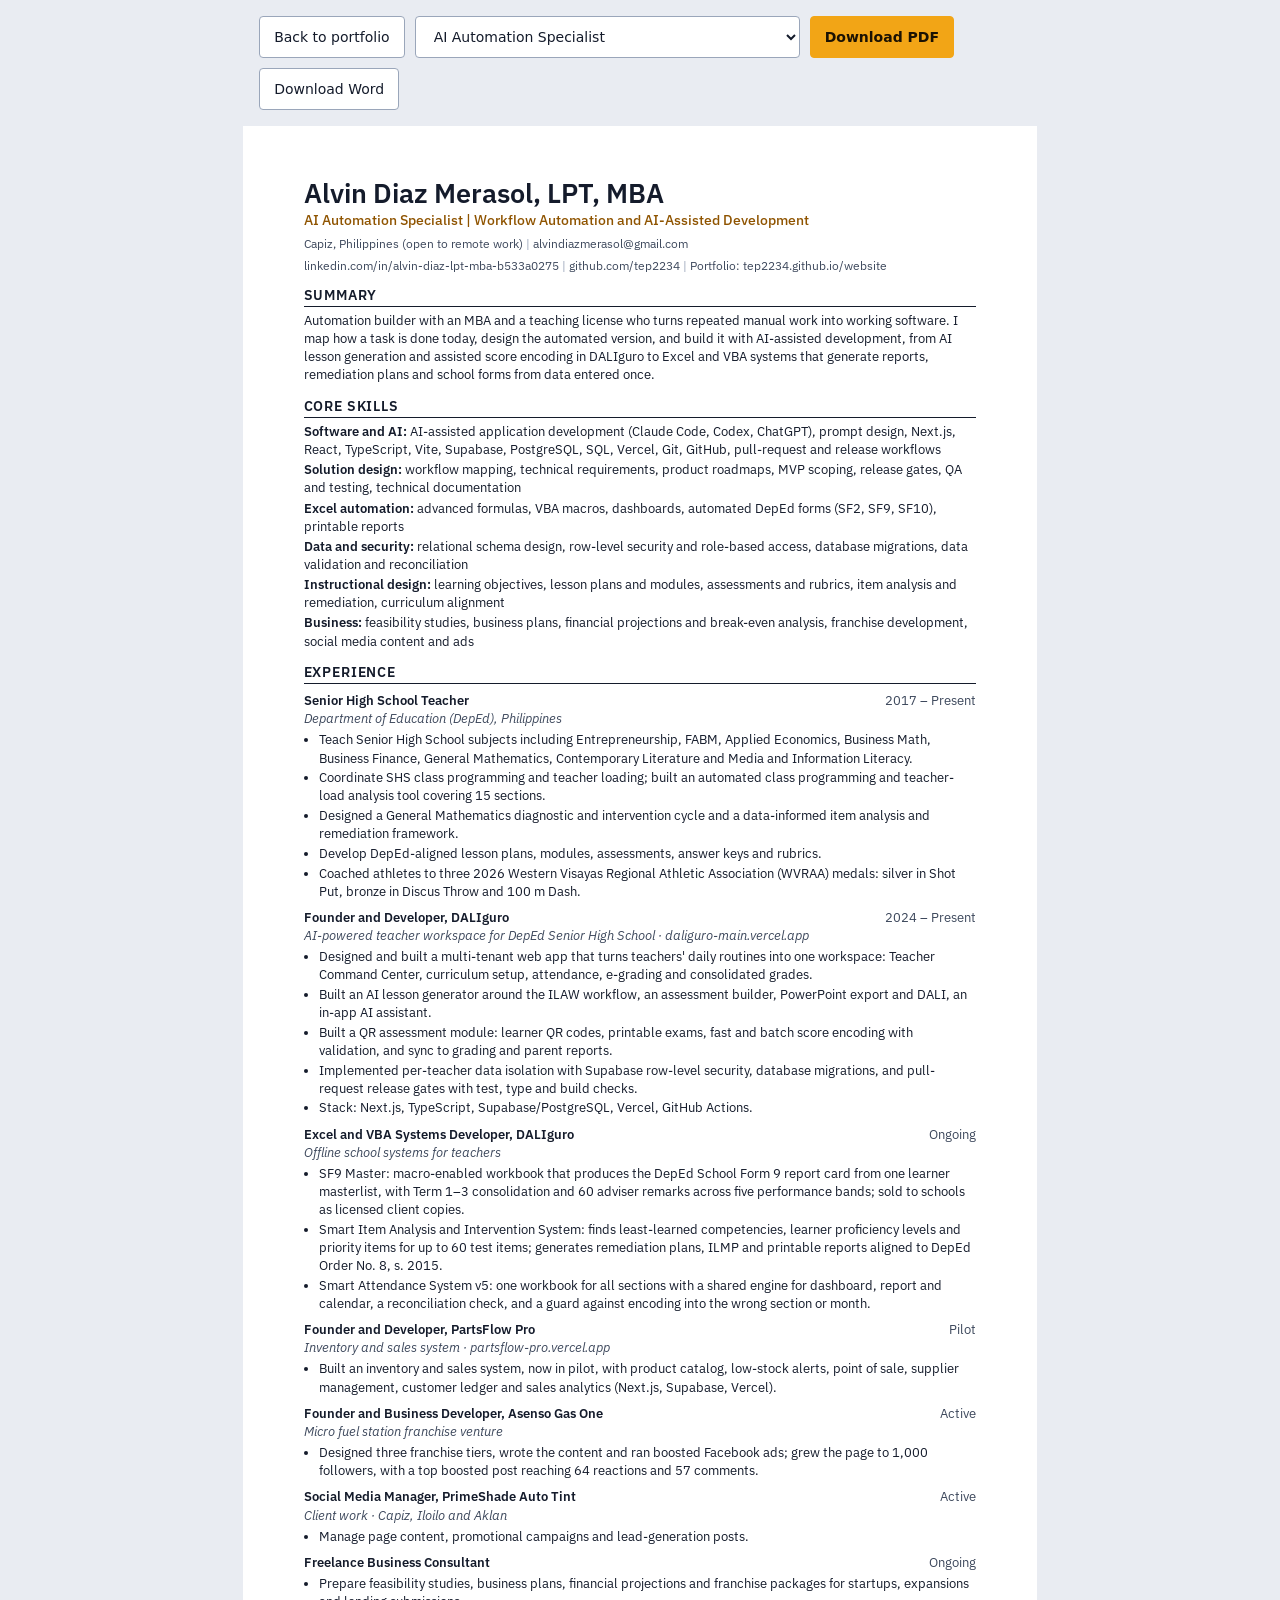
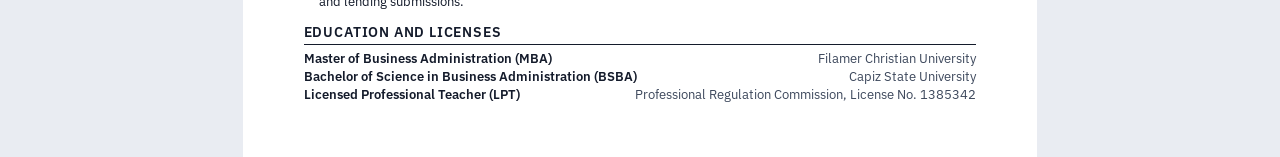
<file: resume/ai-automation.html>
<!doctype html>
<html lang="en"><head><meta charset="utf-8"><meta name="viewport" content="width=device-width, initial-scale=1">
<title>Alvin Diaz Merasol — Résumé (AI Automation Specialist)</title>
<meta name="description" content="AI Automation Specialist | Workflow Automation and AI-Assisted Development">
<meta name="robots" content="noindex">
<style>
@font-face{font-family:"Plex";src:url(../assets/fonts/plex-sans-400.woff2) format("woff2");font-weight:400;font-display:swap}
@font-face{font-family:"Plex";src:url(../assets/fonts/plex-sans-400i.woff2) format("woff2");font-weight:400;font-style:italic;font-display:swap}
@font-face{font-family:"Plex";src:url(../assets/fonts/plex-sans-500.woff2) format("woff2");font-weight:500;font-display:swap}
@font-face{font-family:"Plex";src:url(../assets/fonts/plex-sans-600.woff2) format("woff2");font-weight:600;font-display:swap}
@page{size:A4;margin:14mm 16mm}
*{box-sizing:border-box}
html{background:#E9ECF2}
body{margin:0;font:400 9.6pt/1.42 "Plex",Arial,sans-serif;color:#141B2B}
.sheet{max-width:210mm;margin:0 auto;background:#fff;padding:14mm 16mm}
.bar{max-width:210mm;margin:16px auto;padding:0 16px;display:flex;flex-wrap:wrap;gap:10px;align-items:center;font:500 14px/1.3 system-ui,sans-serif}
.bar a,.bar select{display:inline-flex;align-items:center;min-height:42px;padding:0 14px;border:1px solid #9AA6BA;border-radius:4px;background:#fff;color:#141B2B;text-decoration:none;font:inherit}
.bar a.primary{background:#F2A516;border-color:#F2A516;color:#1B1203;font-weight:600}
h1{margin:0;font:600 20pt/1.1 "Plex",Arial,sans-serif}
.headline{margin-top:3px;font:500 10.6pt/1.3 "Plex",Arial,sans-serif;color:#8F5400}
.contact{margin-top:5px;color:#3D485C;font-size:9pt}
.contact a{color:inherit;text-decoration:none}
.contact span+span::before{content:"  |  ";color:#9AA6BA}
h2{margin:13px 0 5px;padding-bottom:3px;border-bottom:1.2px solid #141B2B;font:600 10.2pt/1.2 "Plex",Arial,sans-serif;letter-spacing:.06em;text-transform:uppercase}
p{margin:0}
ul{margin:3px 0 0;padding-left:15px}
li{margin:1.5px 0}
.job{margin-top:8px;break-inside:avoid}
.jh{display:flex;justify-content:space-between;gap:12px}
.jh b{font-weight:600}
.jh span{color:#3D485C;text-align:right}
.org{color:#3D485C;font-style:italic}
.skills p{margin:2px 0}
.skills b{font-weight:600}
@media print{html{background:#fff}.bar{display:none}.sheet{padding:0;max-width:none}}
@media (max-width:600px){.sheet{padding:20px 16px}.jh{flex-direction:column;gap:0}.jh span{text-align:left}}
</style></head><body>
<nav class="bar" aria-label="Résumé downloads">
  <a href="../index.html#resume">Back to portfolio</a>
  <label for="role" style="position:absolute;left:-9999px">Résumé version</label>
  <select id="role" onchange="location.href=this.value"><option value="master.html">General (all roles)</option><option value="ai-automation.html" selected>AI Automation Specialist</option><option value="business-analyst.html">Business Systems Analyst</option><option value="app-developer.html">AI-Assisted Application Developer</option><option value="operations.html">Operations and Workflow Automation Specialist</option><option value="excel.html">Excel Automation Specialist</option><option value="edtech.html">Educational Technology Specialist</option><option value="instructional.html">Instructional Designer</option><option value="bizdev.html">Business Development Specialist</option></select>
  <a class="primary" href="Alvin-Diaz-Merasol-Resume-AI-Automation-Specialist.pdf" download>Download PDF</a>
  <a href="Alvin-Diaz-Merasol-Resume-AI-Automation-Specialist.docx" download>Download Word</a>
</nav>
<main class="sheet">
<h1>Alvin Diaz Merasol, LPT, MBA</h1>
<p class="headline">AI Automation Specialist | Workflow Automation and AI-Assisted Development</p>
<p class="contact"><span>Capiz, Philippines (open to remote work)</span><span><a href="mailto:alvindiazmerasol@gmail.com">alvindiazmerasol@gmail.com</a></span></p>
<p class="contact"><span><a href="https://www.linkedin.com/in/alvin-diaz-lpt-mba-b533a0275">linkedin.com/in/alvin-diaz-lpt-mba-b533a0275</a></span><span><a href="https://github.com/tep2234">github.com/tep2234</a></span><span><a href="https://tep2234.github.io/website/">Portfolio: tep2234.github.io/website</a></span></p>
<h2>Summary</h2>
<p>Automation builder with an MBA and a teaching license who turns repeated manual work into working software. I map how a task is done today, design the automated version, and build it with AI-assisted development, from AI lesson generation and assisted score encoding in DALIguro to Excel and VBA systems that generate reports, remediation plans and school forms from data entered once.</p>
<h2>Core Skills</h2>
<div class="skills"><p><b>Software and AI:</b> AI-assisted application development (Claude Code, Codex, ChatGPT), prompt design, Next.js, React, TypeScript, Vite, Supabase, PostgreSQL, SQL, Vercel, Git, GitHub, pull-request and release workflows</p><p><b>Solution design:</b> workflow mapping, technical requirements, product roadmaps, MVP scoping, release gates, QA and testing, technical documentation</p><p><b>Excel automation:</b> advanced formulas, VBA macros, dashboards, automated DepEd forms (SF2, SF9, SF10), printable reports</p><p><b>Data and security:</b> relational schema design, row-level security and role-based access, database migrations, data validation and reconciliation</p><p><b>Instructional design:</b> learning objectives, lesson plans and modules, assessments and rubrics, item analysis and remediation, curriculum alignment</p><p><b>Business:</b> feasibility studies, business plans, financial projections and break-even analysis, franchise development, social media content and ads</p></div>
<h2>Experience</h2>
<div class="job"><div class="jh"><b>Senior High School Teacher</b><span>2017 – Present</span></div><div class="org">Department of Education (DepEd), Philippines</div><ul><li>Teach Senior High School subjects including Entrepreneurship, FABM, Applied Economics, Business Math, Business Finance, General Mathematics, Contemporary Literature and Media and Information Literacy.</li><li>Coordinate SHS class programming and teacher loading; built an automated class programming and teacher-load analysis tool covering 15 sections.</li><li>Designed a General Mathematics diagnostic and intervention cycle and a data-informed item analysis and remediation framework.</li><li>Develop DepEd-aligned lesson plans, modules, assessments, answer keys and rubrics.</li><li>Coached athletes to three 2026 Western Visayas Regional Athletic Association (WVRAA) medals: silver in Shot Put, bronze in Discus Throw and 100 m Dash.</li></ul></div>
<div class="job"><div class="jh"><b>Founder and Developer, DALIguro</b><span>2024 – Present</span></div><div class="org">AI-powered teacher workspace for DepEd Senior High School · daliguro-main.vercel.app</div><ul><li>Designed and built a multi-tenant web app that turns teachers' daily routines into one workspace: Teacher Command Center, curriculum setup, attendance, e-grading and consolidated grades.</li><li>Built an AI lesson generator around the ILAW workflow, an assessment builder, PowerPoint export and DALI, an in-app AI assistant.</li><li>Built a QR assessment module: learner QR codes, printable exams, fast and batch score encoding with validation, and sync to grading and parent reports.</li><li>Implemented per-teacher data isolation with Supabase row-level security, database migrations, and pull-request release gates with test, type and build checks.</li><li>Stack: Next.js, TypeScript, Supabase/PostgreSQL, Vercel, GitHub Actions.</li></ul></div>
<div class="job"><div class="jh"><b>Excel and VBA Systems Developer, DALIguro</b><span>Ongoing</span></div><div class="org">Offline school systems for teachers</div><ul><li>SF9 Master: macro-enabled workbook that produces the DepEd School Form 9 report card from one learner masterlist, with Term 1–3 consolidation and 60 adviser remarks across five performance bands; sold to schools as licensed client copies.</li><li>Smart Item Analysis and Intervention System: finds least-learned competencies, learner proficiency levels and priority items for up to 60 test items; generates remediation plans, ILMP and printable reports aligned to DepEd Order No. 8, s. 2015.</li><li>Smart Attendance System v5: one workbook for all sections with a shared engine for dashboard, report and calendar, a reconciliation check, and a guard against encoding into the wrong section or month.</li></ul></div>
<div class="job"><div class="jh"><b>Founder and Developer, PartsFlow Pro</b><span>Pilot</span></div><div class="org">Inventory and sales system · partsflow-pro.vercel.app</div><ul><li>Built an inventory and sales system, now in pilot, with product catalog, low-stock alerts, point of sale, supplier management, customer ledger and sales analytics (Next.js, Supabase, Vercel).</li></ul></div>
<div class="job"><div class="jh"><b>Founder and Business Developer, Asenso Gas One</b><span>Active</span></div><div class="org">Micro fuel station franchise venture</div><ul><li>Designed three franchise tiers, wrote the content and ran boosted Facebook ads; grew the page to 1,000 followers, with a top boosted post reaching 64 reactions and 57 comments.</li></ul></div>
<div class="job"><div class="jh"><b>Social Media Manager, PrimeShade Auto Tint</b><span>Active</span></div><div class="org">Client work · Capiz, Iloilo and Aklan</div><ul><li>Manage page content, promotional campaigns and lead-generation posts.</li></ul></div>
<div class="job"><div class="jh"><b>Freelance Business Consultant</b><span>Ongoing</span></div><ul><li>Prepare feasibility studies, business plans, financial projections and franchise packages for startups, expansions and lending submissions.</li></ul></div>
<h2>Education and Licenses</h2>
<div class="jh"><b>Master of Business Administration (MBA)</b><span>Filamer Christian University</span></div>
<div class="jh"><b>Bachelor of Science in Business Administration (BSBA)</b><span>Capiz State University</span></div>
<div class="jh"><b>Licensed Professional Teacher (LPT)</b><span>Professional Regulation Commission, License No. 1385342</span></div>
</main>
</body></html>
</file>
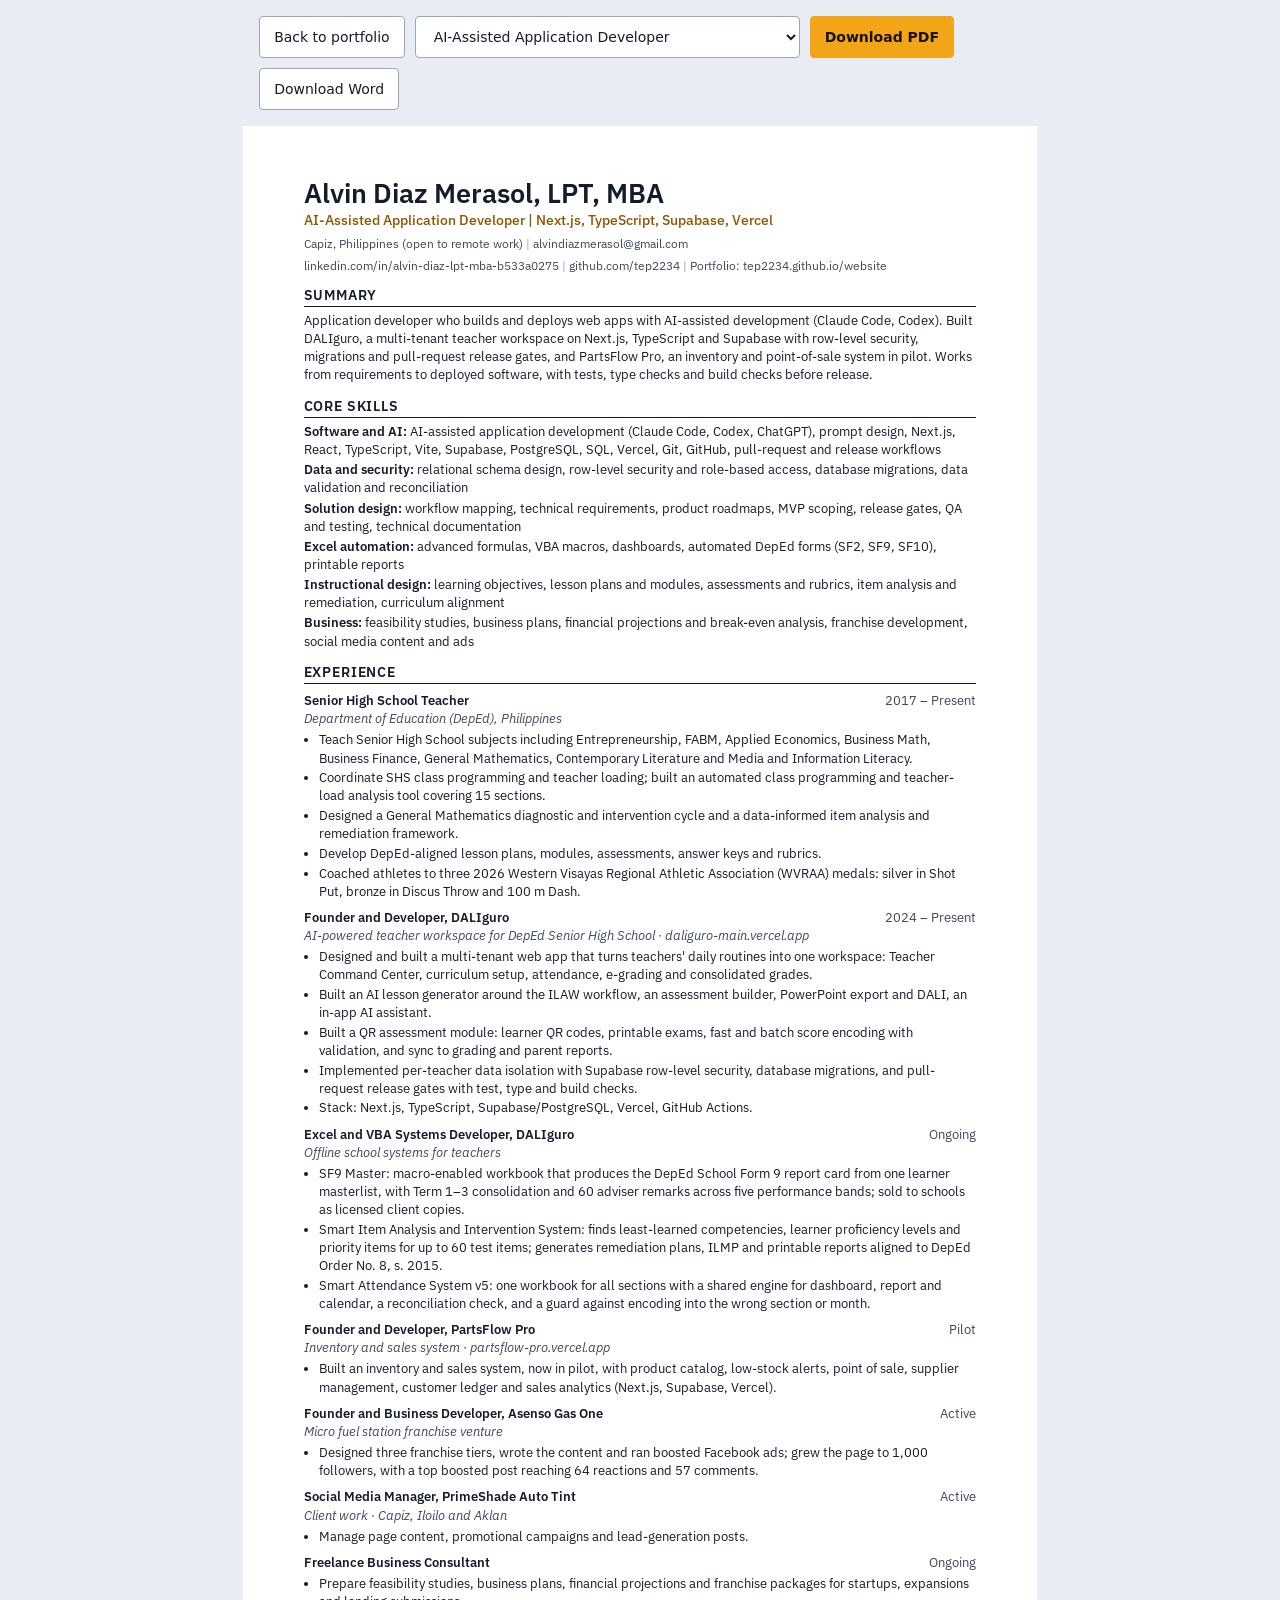
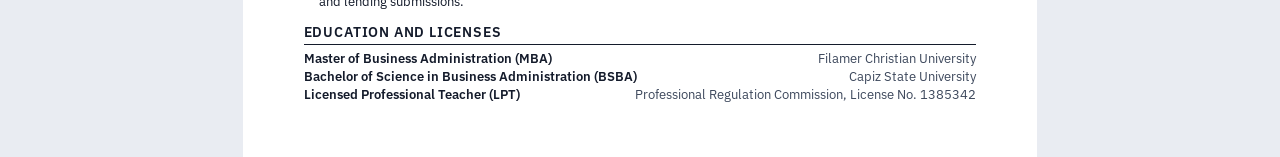
<file: resume/app-developer.html>
<!doctype html>
<html lang="en"><head><meta charset="utf-8"><meta name="viewport" content="width=device-width, initial-scale=1">
<title>Alvin Diaz Merasol — Résumé (AI-Assisted Application Developer)</title>
<meta name="description" content="AI-Assisted Application Developer | Next.js, TypeScript, Supabase, Vercel">
<meta name="robots" content="noindex">
<style>
@font-face{font-family:"Plex";src:url(../assets/fonts/plex-sans-400.woff2) format("woff2");font-weight:400;font-display:swap}
@font-face{font-family:"Plex";src:url(../assets/fonts/plex-sans-400i.woff2) format("woff2");font-weight:400;font-style:italic;font-display:swap}
@font-face{font-family:"Plex";src:url(../assets/fonts/plex-sans-500.woff2) format("woff2");font-weight:500;font-display:swap}
@font-face{font-family:"Plex";src:url(../assets/fonts/plex-sans-600.woff2) format("woff2");font-weight:600;font-display:swap}
@page{size:A4;margin:14mm 16mm}
*{box-sizing:border-box}
html{background:#E9ECF2}
body{margin:0;font:400 9.6pt/1.42 "Plex",Arial,sans-serif;color:#141B2B}
.sheet{max-width:210mm;margin:0 auto;background:#fff;padding:14mm 16mm}
.bar{max-width:210mm;margin:16px auto;padding:0 16px;display:flex;flex-wrap:wrap;gap:10px;align-items:center;font:500 14px/1.3 system-ui,sans-serif}
.bar a,.bar select{display:inline-flex;align-items:center;min-height:42px;padding:0 14px;border:1px solid #9AA6BA;border-radius:4px;background:#fff;color:#141B2B;text-decoration:none;font:inherit}
.bar a.primary{background:#F2A516;border-color:#F2A516;color:#1B1203;font-weight:600}
h1{margin:0;font:600 20pt/1.1 "Plex",Arial,sans-serif}
.headline{margin-top:3px;font:500 10.6pt/1.3 "Plex",Arial,sans-serif;color:#8F5400}
.contact{margin-top:5px;color:#3D485C;font-size:9pt}
.contact a{color:inherit;text-decoration:none}
.contact span+span::before{content:"  |  ";color:#9AA6BA}
h2{margin:13px 0 5px;padding-bottom:3px;border-bottom:1.2px solid #141B2B;font:600 10.2pt/1.2 "Plex",Arial,sans-serif;letter-spacing:.06em;text-transform:uppercase}
p{margin:0}
ul{margin:3px 0 0;padding-left:15px}
li{margin:1.5px 0}
.job{margin-top:8px;break-inside:avoid}
.jh{display:flex;justify-content:space-between;gap:12px}
.jh b{font-weight:600}
.jh span{color:#3D485C;text-align:right}
.org{color:#3D485C;font-style:italic}
.skills p{margin:2px 0}
.skills b{font-weight:600}
@media print{html{background:#fff}.bar{display:none}.sheet{padding:0;max-width:none}}
@media (max-width:600px){.sheet{padding:20px 16px}.jh{flex-direction:column;gap:0}.jh span{text-align:left}}
</style></head><body>
<nav class="bar" aria-label="Résumé downloads">
  <a href="../index.html#resume">Back to portfolio</a>
  <label for="role" style="position:absolute;left:-9999px">Résumé version</label>
  <select id="role" onchange="location.href=this.value"><option value="master.html">General (all roles)</option><option value="ai-automation.html">AI Automation Specialist</option><option value="business-analyst.html">Business Systems Analyst</option><option value="app-developer.html" selected>AI-Assisted Application Developer</option><option value="operations.html">Operations and Workflow Automation Specialist</option><option value="excel.html">Excel Automation Specialist</option><option value="edtech.html">Educational Technology Specialist</option><option value="instructional.html">Instructional Designer</option><option value="bizdev.html">Business Development Specialist</option></select>
  <a class="primary" href="Alvin-Diaz-Merasol-Resume-AI-Assisted-Application-Developer.pdf" download>Download PDF</a>
  <a href="Alvin-Diaz-Merasol-Resume-AI-Assisted-Application-Developer.docx" download>Download Word</a>
</nav>
<main class="sheet">
<h1>Alvin Diaz Merasol, LPT, MBA</h1>
<p class="headline">AI-Assisted Application Developer | Next.js, TypeScript, Supabase, Vercel</p>
<p class="contact"><span>Capiz, Philippines (open to remote work)</span><span><a href="mailto:alvindiazmerasol@gmail.com">alvindiazmerasol@gmail.com</a></span></p>
<p class="contact"><span><a href="https://www.linkedin.com/in/alvin-diaz-lpt-mba-b533a0275">linkedin.com/in/alvin-diaz-lpt-mba-b533a0275</a></span><span><a href="https://github.com/tep2234">github.com/tep2234</a></span><span><a href="https://tep2234.github.io/website/">Portfolio: tep2234.github.io/website</a></span></p>
<h2>Summary</h2>
<p>Application developer who builds and deploys web apps with AI-assisted development (Claude Code, Codex). Built DALIguro, a multi-tenant teacher workspace on Next.js, TypeScript and Supabase with row-level security, migrations and pull-request release gates, and PartsFlow Pro, an inventory and point-of-sale system in pilot. Works from requirements to deployed software, with tests, type checks and build checks before release.</p>
<h2>Core Skills</h2>
<div class="skills"><p><b>Software and AI:</b> AI-assisted application development (Claude Code, Codex, ChatGPT), prompt design, Next.js, React, TypeScript, Vite, Supabase, PostgreSQL, SQL, Vercel, Git, GitHub, pull-request and release workflows</p><p><b>Data and security:</b> relational schema design, row-level security and role-based access, database migrations, data validation and reconciliation</p><p><b>Solution design:</b> workflow mapping, technical requirements, product roadmaps, MVP scoping, release gates, QA and testing, technical documentation</p><p><b>Excel automation:</b> advanced formulas, VBA macros, dashboards, automated DepEd forms (SF2, SF9, SF10), printable reports</p><p><b>Instructional design:</b> learning objectives, lesson plans and modules, assessments and rubrics, item analysis and remediation, curriculum alignment</p><p><b>Business:</b> feasibility studies, business plans, financial projections and break-even analysis, franchise development, social media content and ads</p></div>
<h2>Experience</h2>
<div class="job"><div class="jh"><b>Senior High School Teacher</b><span>2017 – Present</span></div><div class="org">Department of Education (DepEd), Philippines</div><ul><li>Teach Senior High School subjects including Entrepreneurship, FABM, Applied Economics, Business Math, Business Finance, General Mathematics, Contemporary Literature and Media and Information Literacy.</li><li>Coordinate SHS class programming and teacher loading; built an automated class programming and teacher-load analysis tool covering 15 sections.</li><li>Designed a General Mathematics diagnostic and intervention cycle and a data-informed item analysis and remediation framework.</li><li>Develop DepEd-aligned lesson plans, modules, assessments, answer keys and rubrics.</li><li>Coached athletes to three 2026 Western Visayas Regional Athletic Association (WVRAA) medals: silver in Shot Put, bronze in Discus Throw and 100 m Dash.</li></ul></div>
<div class="job"><div class="jh"><b>Founder and Developer, DALIguro</b><span>2024 – Present</span></div><div class="org">AI-powered teacher workspace for DepEd Senior High School · daliguro-main.vercel.app</div><ul><li>Designed and built a multi-tenant web app that turns teachers' daily routines into one workspace: Teacher Command Center, curriculum setup, attendance, e-grading and consolidated grades.</li><li>Built an AI lesson generator around the ILAW workflow, an assessment builder, PowerPoint export and DALI, an in-app AI assistant.</li><li>Built a QR assessment module: learner QR codes, printable exams, fast and batch score encoding with validation, and sync to grading and parent reports.</li><li>Implemented per-teacher data isolation with Supabase row-level security, database migrations, and pull-request release gates with test, type and build checks.</li><li>Stack: Next.js, TypeScript, Supabase/PostgreSQL, Vercel, GitHub Actions.</li></ul></div>
<div class="job"><div class="jh"><b>Excel and VBA Systems Developer, DALIguro</b><span>Ongoing</span></div><div class="org">Offline school systems for teachers</div><ul><li>SF9 Master: macro-enabled workbook that produces the DepEd School Form 9 report card from one learner masterlist, with Term 1–3 consolidation and 60 adviser remarks across five performance bands; sold to schools as licensed client copies.</li><li>Smart Item Analysis and Intervention System: finds least-learned competencies, learner proficiency levels and priority items for up to 60 test items; generates remediation plans, ILMP and printable reports aligned to DepEd Order No. 8, s. 2015.</li><li>Smart Attendance System v5: one workbook for all sections with a shared engine for dashboard, report and calendar, a reconciliation check, and a guard against encoding into the wrong section or month.</li></ul></div>
<div class="job"><div class="jh"><b>Founder and Developer, PartsFlow Pro</b><span>Pilot</span></div><div class="org">Inventory and sales system · partsflow-pro.vercel.app</div><ul><li>Built an inventory and sales system, now in pilot, with product catalog, low-stock alerts, point of sale, supplier management, customer ledger and sales analytics (Next.js, Supabase, Vercel).</li></ul></div>
<div class="job"><div class="jh"><b>Founder and Business Developer, Asenso Gas One</b><span>Active</span></div><div class="org">Micro fuel station franchise venture</div><ul><li>Designed three franchise tiers, wrote the content and ran boosted Facebook ads; grew the page to 1,000 followers, with a top boosted post reaching 64 reactions and 57 comments.</li></ul></div>
<div class="job"><div class="jh"><b>Social Media Manager, PrimeShade Auto Tint</b><span>Active</span></div><div class="org">Client work · Capiz, Iloilo and Aklan</div><ul><li>Manage page content, promotional campaigns and lead-generation posts.</li></ul></div>
<div class="job"><div class="jh"><b>Freelance Business Consultant</b><span>Ongoing</span></div><ul><li>Prepare feasibility studies, business plans, financial projections and franchise packages for startups, expansions and lending submissions.</li></ul></div>
<h2>Education and Licenses</h2>
<div class="jh"><b>Master of Business Administration (MBA)</b><span>Filamer Christian University</span></div>
<div class="jh"><b>Bachelor of Science in Business Administration (BSBA)</b><span>Capiz State University</span></div>
<div class="jh"><b>Licensed Professional Teacher (LPT)</b><span>Professional Regulation Commission, License No. 1385342</span></div>
</main>
</body></html>
</file>
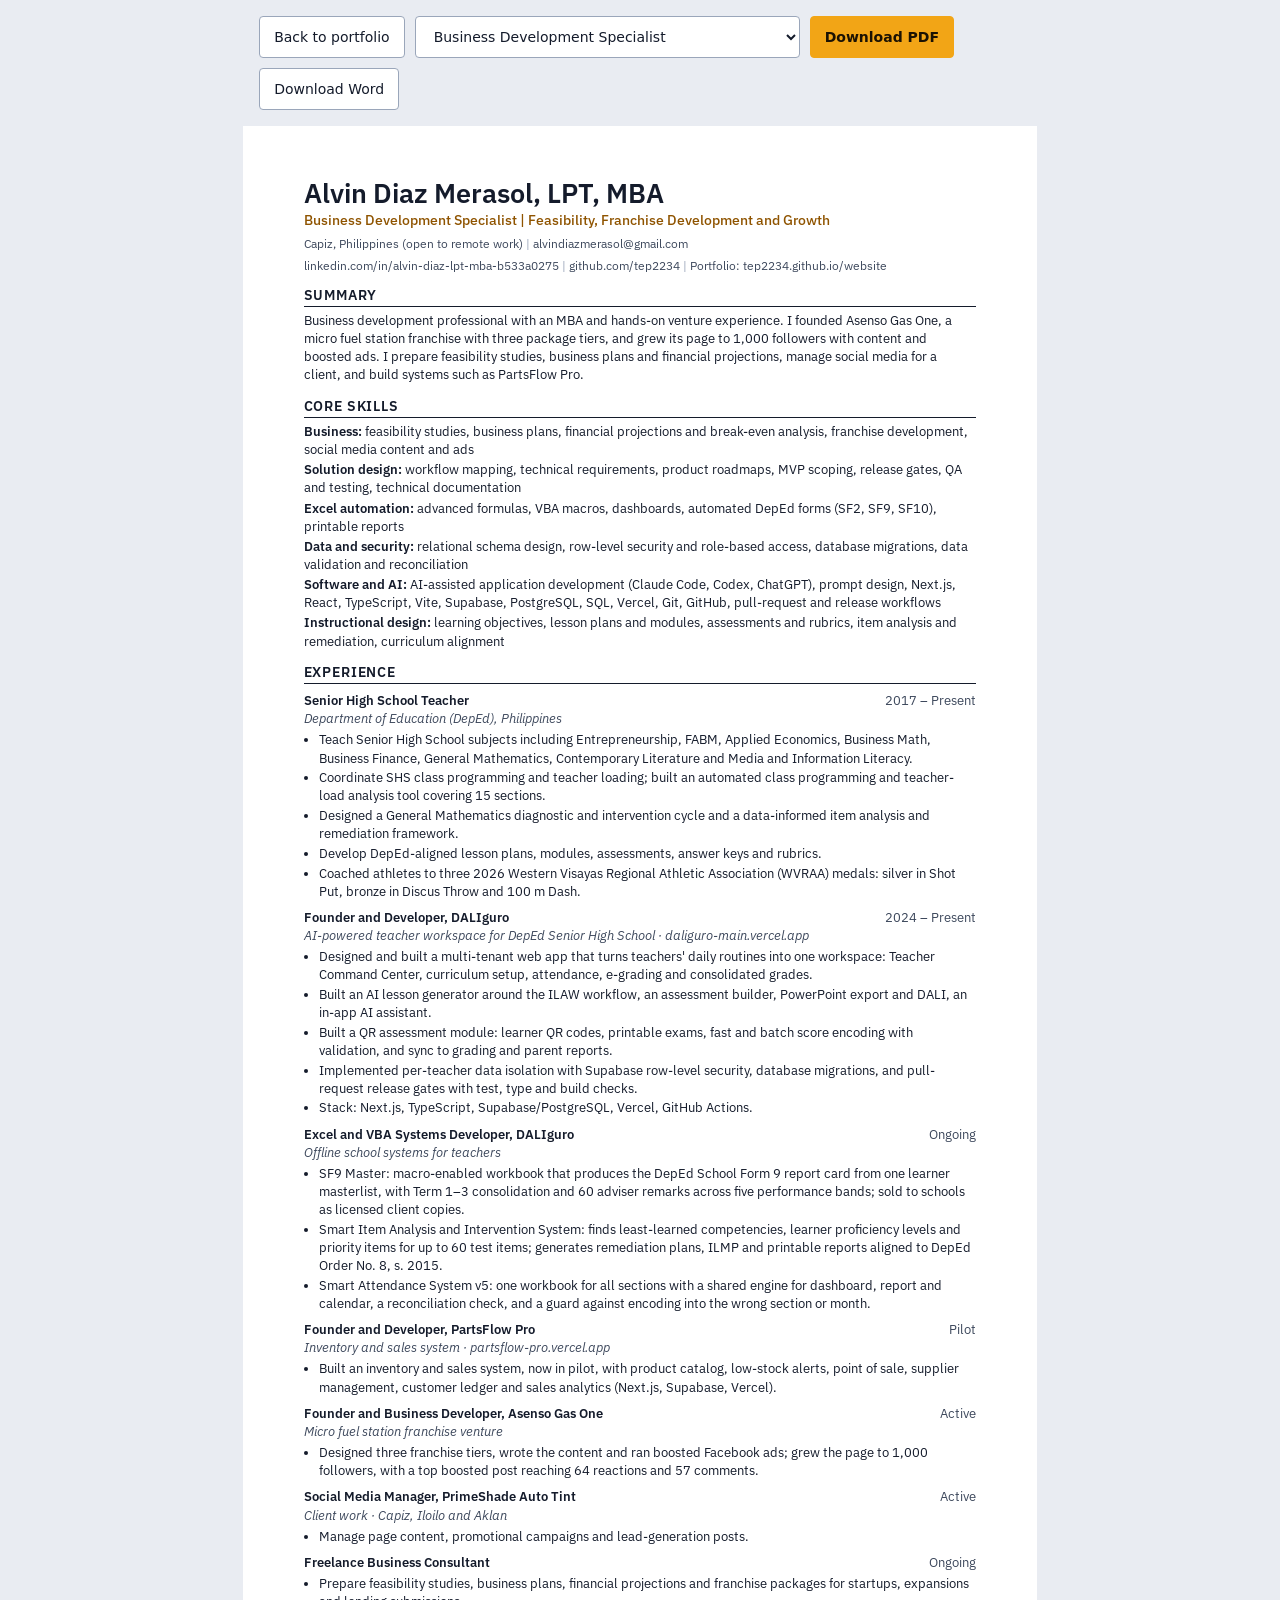
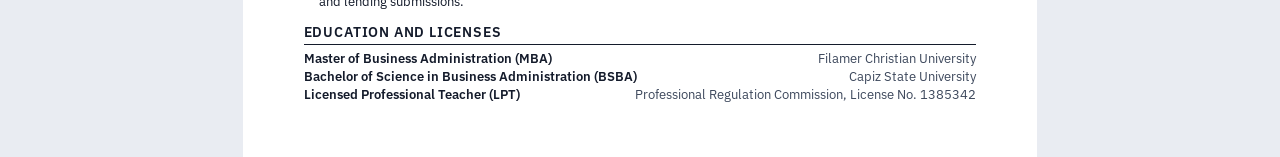
<file: resume/bizdev.html>
<!doctype html>
<html lang="en"><head><meta charset="utf-8"><meta name="viewport" content="width=device-width, initial-scale=1">
<title>Alvin Diaz Merasol — Résumé (Business Development Specialist)</title>
<meta name="description" content="Business Development Specialist | Feasibility, Franchise Development and Growth">
<meta name="robots" content="noindex">
<style>
@font-face{font-family:"Plex";src:url(../assets/fonts/plex-sans-400.woff2) format("woff2");font-weight:400;font-display:swap}
@font-face{font-family:"Plex";src:url(../assets/fonts/plex-sans-400i.woff2) format("woff2");font-weight:400;font-style:italic;font-display:swap}
@font-face{font-family:"Plex";src:url(../assets/fonts/plex-sans-500.woff2) format("woff2");font-weight:500;font-display:swap}
@font-face{font-family:"Plex";src:url(../assets/fonts/plex-sans-600.woff2) format("woff2");font-weight:600;font-display:swap}
@page{size:A4;margin:14mm 16mm}
*{box-sizing:border-box}
html{background:#E9ECF2}
body{margin:0;font:400 9.6pt/1.42 "Plex",Arial,sans-serif;color:#141B2B}
.sheet{max-width:210mm;margin:0 auto;background:#fff;padding:14mm 16mm}
.bar{max-width:210mm;margin:16px auto;padding:0 16px;display:flex;flex-wrap:wrap;gap:10px;align-items:center;font:500 14px/1.3 system-ui,sans-serif}
.bar a,.bar select{display:inline-flex;align-items:center;min-height:42px;padding:0 14px;border:1px solid #9AA6BA;border-radius:4px;background:#fff;color:#141B2B;text-decoration:none;font:inherit}
.bar a.primary{background:#F2A516;border-color:#F2A516;color:#1B1203;font-weight:600}
h1{margin:0;font:600 20pt/1.1 "Plex",Arial,sans-serif}
.headline{margin-top:3px;font:500 10.6pt/1.3 "Plex",Arial,sans-serif;color:#8F5400}
.contact{margin-top:5px;color:#3D485C;font-size:9pt}
.contact a{color:inherit;text-decoration:none}
.contact span+span::before{content:"  |  ";color:#9AA6BA}
h2{margin:13px 0 5px;padding-bottom:3px;border-bottom:1.2px solid #141B2B;font:600 10.2pt/1.2 "Plex",Arial,sans-serif;letter-spacing:.06em;text-transform:uppercase}
p{margin:0}
ul{margin:3px 0 0;padding-left:15px}
li{margin:1.5px 0}
.job{margin-top:8px;break-inside:avoid}
.jh{display:flex;justify-content:space-between;gap:12px}
.jh b{font-weight:600}
.jh span{color:#3D485C;text-align:right}
.org{color:#3D485C;font-style:italic}
.skills p{margin:2px 0}
.skills b{font-weight:600}
@media print{html{background:#fff}.bar{display:none}.sheet{padding:0;max-width:none}}
@media (max-width:600px){.sheet{padding:20px 16px}.jh{flex-direction:column;gap:0}.jh span{text-align:left}}
</style></head><body>
<nav class="bar" aria-label="Résumé downloads">
  <a href="../index.html#resume">Back to portfolio</a>
  <label for="role" style="position:absolute;left:-9999px">Résumé version</label>
  <select id="role" onchange="location.href=this.value"><option value="master.html">General (all roles)</option><option value="ai-automation.html">AI Automation Specialist</option><option value="business-analyst.html">Business Systems Analyst</option><option value="app-developer.html">AI-Assisted Application Developer</option><option value="operations.html">Operations and Workflow Automation Specialist</option><option value="excel.html">Excel Automation Specialist</option><option value="edtech.html">Educational Technology Specialist</option><option value="instructional.html">Instructional Designer</option><option value="bizdev.html" selected>Business Development Specialist</option></select>
  <a class="primary" href="Alvin-Diaz-Merasol-Resume-Business-Development-Specialist.pdf" download>Download PDF</a>
  <a href="Alvin-Diaz-Merasol-Resume-Business-Development-Specialist.docx" download>Download Word</a>
</nav>
<main class="sheet">
<h1>Alvin Diaz Merasol, LPT, MBA</h1>
<p class="headline">Business Development Specialist | Feasibility, Franchise Development and Growth</p>
<p class="contact"><span>Capiz, Philippines (open to remote work)</span><span><a href="mailto:alvindiazmerasol@gmail.com">alvindiazmerasol@gmail.com</a></span></p>
<p class="contact"><span><a href="https://www.linkedin.com/in/alvin-diaz-lpt-mba-b533a0275">linkedin.com/in/alvin-diaz-lpt-mba-b533a0275</a></span><span><a href="https://github.com/tep2234">github.com/tep2234</a></span><span><a href="https://tep2234.github.io/website/">Portfolio: tep2234.github.io/website</a></span></p>
<h2>Summary</h2>
<p>Business development professional with an MBA and hands-on venture experience. I founded Asenso Gas One, a micro fuel station franchise with three package tiers, and grew its page to 1,000 followers with content and boosted ads. I prepare feasibility studies, business plans and financial projections, manage social media for a client, and build systems such as PartsFlow Pro.</p>
<h2>Core Skills</h2>
<div class="skills"><p><b>Business:</b> feasibility studies, business plans, financial projections and break-even analysis, franchise development, social media content and ads</p><p><b>Solution design:</b> workflow mapping, technical requirements, product roadmaps, MVP scoping, release gates, QA and testing, technical documentation</p><p><b>Excel automation:</b> advanced formulas, VBA macros, dashboards, automated DepEd forms (SF2, SF9, SF10), printable reports</p><p><b>Data and security:</b> relational schema design, row-level security and role-based access, database migrations, data validation and reconciliation</p><p><b>Software and AI:</b> AI-assisted application development (Claude Code, Codex, ChatGPT), prompt design, Next.js, React, TypeScript, Vite, Supabase, PostgreSQL, SQL, Vercel, Git, GitHub, pull-request and release workflows</p><p><b>Instructional design:</b> learning objectives, lesson plans and modules, assessments and rubrics, item analysis and remediation, curriculum alignment</p></div>
<h2>Experience</h2>
<div class="job"><div class="jh"><b>Senior High School Teacher</b><span>2017 – Present</span></div><div class="org">Department of Education (DepEd), Philippines</div><ul><li>Teach Senior High School subjects including Entrepreneurship, FABM, Applied Economics, Business Math, Business Finance, General Mathematics, Contemporary Literature and Media and Information Literacy.</li><li>Coordinate SHS class programming and teacher loading; built an automated class programming and teacher-load analysis tool covering 15 sections.</li><li>Designed a General Mathematics diagnostic and intervention cycle and a data-informed item analysis and remediation framework.</li><li>Develop DepEd-aligned lesson plans, modules, assessments, answer keys and rubrics.</li><li>Coached athletes to three 2026 Western Visayas Regional Athletic Association (WVRAA) medals: silver in Shot Put, bronze in Discus Throw and 100 m Dash.</li></ul></div>
<div class="job"><div class="jh"><b>Founder and Developer, DALIguro</b><span>2024 – Present</span></div><div class="org">AI-powered teacher workspace for DepEd Senior High School · daliguro-main.vercel.app</div><ul><li>Designed and built a multi-tenant web app that turns teachers' daily routines into one workspace: Teacher Command Center, curriculum setup, attendance, e-grading and consolidated grades.</li><li>Built an AI lesson generator around the ILAW workflow, an assessment builder, PowerPoint export and DALI, an in-app AI assistant.</li><li>Built a QR assessment module: learner QR codes, printable exams, fast and batch score encoding with validation, and sync to grading and parent reports.</li><li>Implemented per-teacher data isolation with Supabase row-level security, database migrations, and pull-request release gates with test, type and build checks.</li><li>Stack: Next.js, TypeScript, Supabase/PostgreSQL, Vercel, GitHub Actions.</li></ul></div>
<div class="job"><div class="jh"><b>Excel and VBA Systems Developer, DALIguro</b><span>Ongoing</span></div><div class="org">Offline school systems for teachers</div><ul><li>SF9 Master: macro-enabled workbook that produces the DepEd School Form 9 report card from one learner masterlist, with Term 1–3 consolidation and 60 adviser remarks across five performance bands; sold to schools as licensed client copies.</li><li>Smart Item Analysis and Intervention System: finds least-learned competencies, learner proficiency levels and priority items for up to 60 test items; generates remediation plans, ILMP and printable reports aligned to DepEd Order No. 8, s. 2015.</li><li>Smart Attendance System v5: one workbook for all sections with a shared engine for dashboard, report and calendar, a reconciliation check, and a guard against encoding into the wrong section or month.</li></ul></div>
<div class="job"><div class="jh"><b>Founder and Developer, PartsFlow Pro</b><span>Pilot</span></div><div class="org">Inventory and sales system · partsflow-pro.vercel.app</div><ul><li>Built an inventory and sales system, now in pilot, with product catalog, low-stock alerts, point of sale, supplier management, customer ledger and sales analytics (Next.js, Supabase, Vercel).</li></ul></div>
<div class="job"><div class="jh"><b>Founder and Business Developer, Asenso Gas One</b><span>Active</span></div><div class="org">Micro fuel station franchise venture</div><ul><li>Designed three franchise tiers, wrote the content and ran boosted Facebook ads; grew the page to 1,000 followers, with a top boosted post reaching 64 reactions and 57 comments.</li></ul></div>
<div class="job"><div class="jh"><b>Social Media Manager, PrimeShade Auto Tint</b><span>Active</span></div><div class="org">Client work · Capiz, Iloilo and Aklan</div><ul><li>Manage page content, promotional campaigns and lead-generation posts.</li></ul></div>
<div class="job"><div class="jh"><b>Freelance Business Consultant</b><span>Ongoing</span></div><ul><li>Prepare feasibility studies, business plans, financial projections and franchise packages for startups, expansions and lending submissions.</li></ul></div>
<h2>Education and Licenses</h2>
<div class="jh"><b>Master of Business Administration (MBA)</b><span>Filamer Christian University</span></div>
<div class="jh"><b>Bachelor of Science in Business Administration (BSBA)</b><span>Capiz State University</span></div>
<div class="jh"><b>Licensed Professional Teacher (LPT)</b><span>Professional Regulation Commission, License No. 1385342</span></div>
</main>
</body></html>
</file>
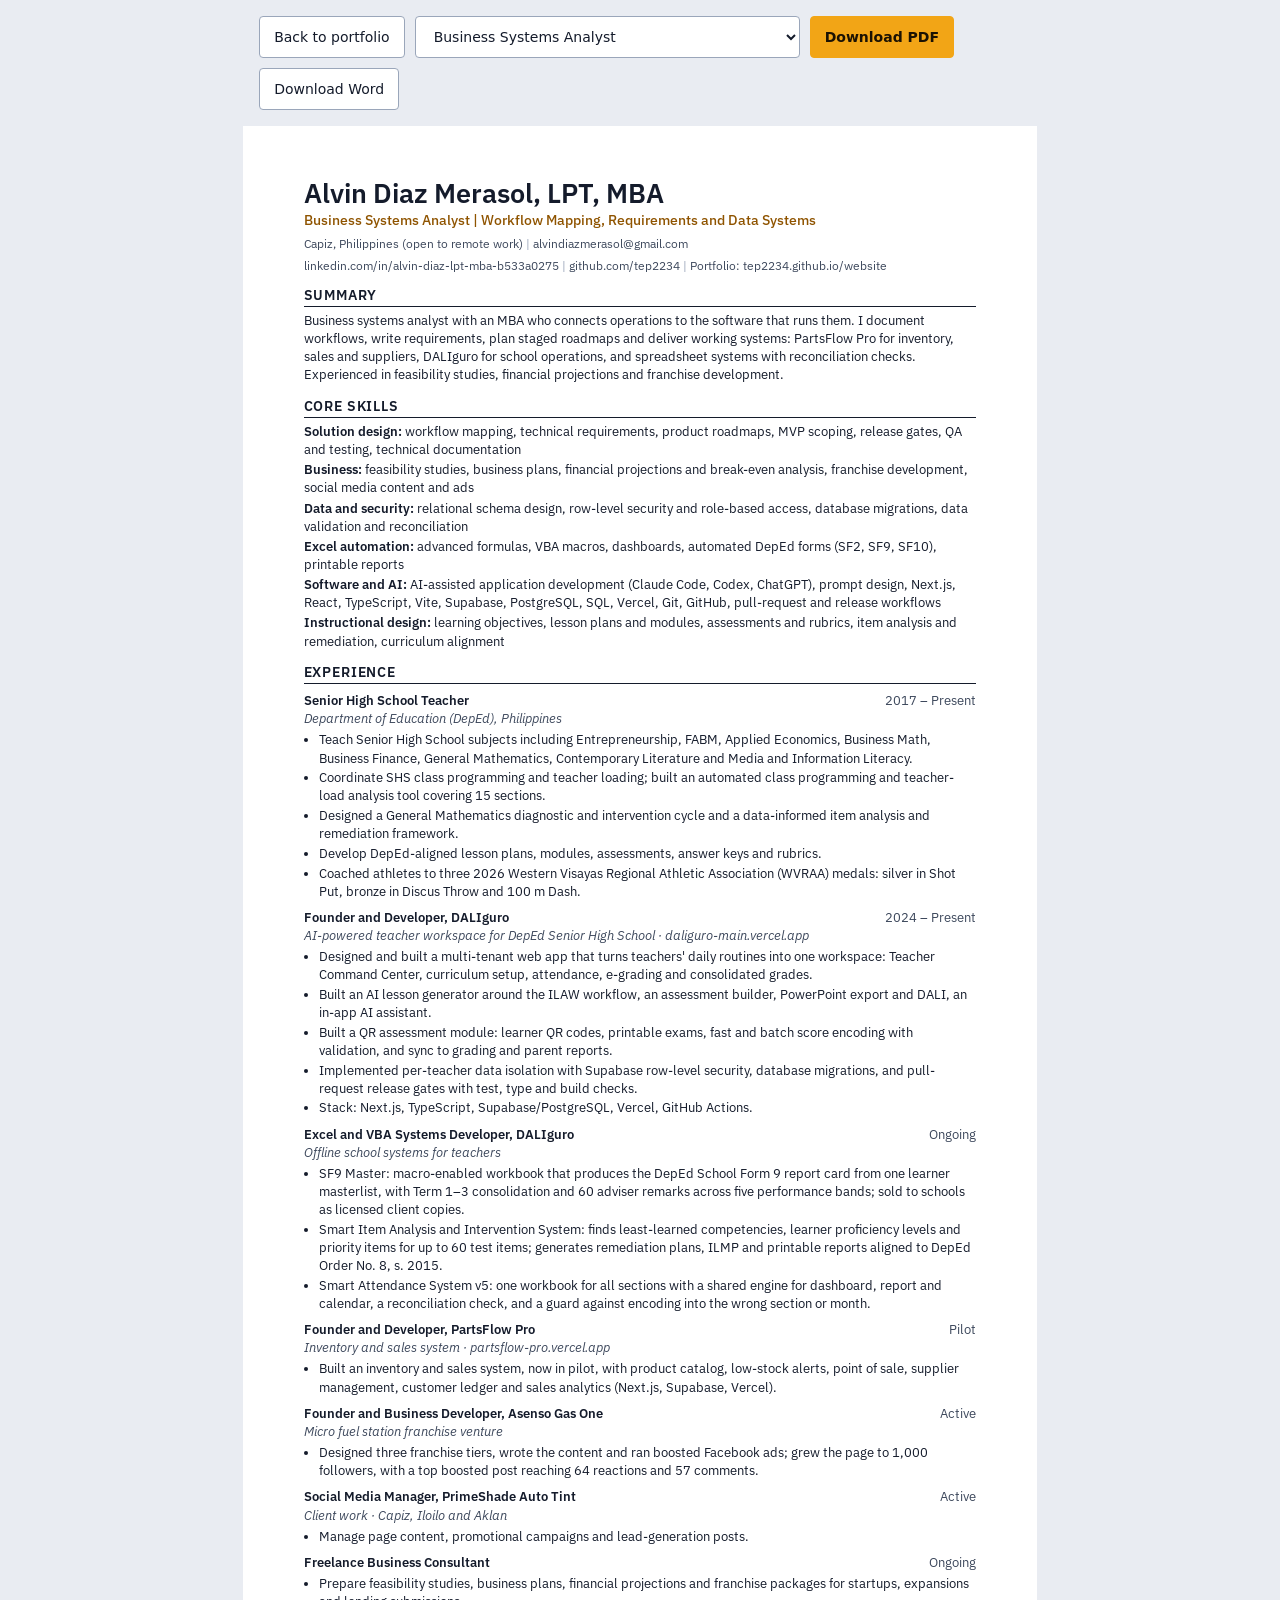
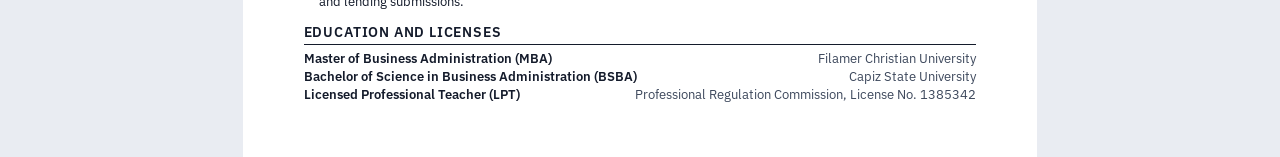
<file: resume/business-analyst.html>
<!doctype html>
<html lang="en"><head><meta charset="utf-8"><meta name="viewport" content="width=device-width, initial-scale=1">
<title>Alvin Diaz Merasol — Résumé (Business Systems Analyst)</title>
<meta name="description" content="Business Systems Analyst | Workflow Mapping, Requirements and Data Systems">
<meta name="robots" content="noindex">
<style>
@font-face{font-family:"Plex";src:url(../assets/fonts/plex-sans-400.woff2) format("woff2");font-weight:400;font-display:swap}
@font-face{font-family:"Plex";src:url(../assets/fonts/plex-sans-400i.woff2) format("woff2");font-weight:400;font-style:italic;font-display:swap}
@font-face{font-family:"Plex";src:url(../assets/fonts/plex-sans-500.woff2) format("woff2");font-weight:500;font-display:swap}
@font-face{font-family:"Plex";src:url(../assets/fonts/plex-sans-600.woff2) format("woff2");font-weight:600;font-display:swap}
@page{size:A4;margin:14mm 16mm}
*{box-sizing:border-box}
html{background:#E9ECF2}
body{margin:0;font:400 9.6pt/1.42 "Plex",Arial,sans-serif;color:#141B2B}
.sheet{max-width:210mm;margin:0 auto;background:#fff;padding:14mm 16mm}
.bar{max-width:210mm;margin:16px auto;padding:0 16px;display:flex;flex-wrap:wrap;gap:10px;align-items:center;font:500 14px/1.3 system-ui,sans-serif}
.bar a,.bar select{display:inline-flex;align-items:center;min-height:42px;padding:0 14px;border:1px solid #9AA6BA;border-radius:4px;background:#fff;color:#141B2B;text-decoration:none;font:inherit}
.bar a.primary{background:#F2A516;border-color:#F2A516;color:#1B1203;font-weight:600}
h1{margin:0;font:600 20pt/1.1 "Plex",Arial,sans-serif}
.headline{margin-top:3px;font:500 10.6pt/1.3 "Plex",Arial,sans-serif;color:#8F5400}
.contact{margin-top:5px;color:#3D485C;font-size:9pt}
.contact a{color:inherit;text-decoration:none}
.contact span+span::before{content:"  |  ";color:#9AA6BA}
h2{margin:13px 0 5px;padding-bottom:3px;border-bottom:1.2px solid #141B2B;font:600 10.2pt/1.2 "Plex",Arial,sans-serif;letter-spacing:.06em;text-transform:uppercase}
p{margin:0}
ul{margin:3px 0 0;padding-left:15px}
li{margin:1.5px 0}
.job{margin-top:8px;break-inside:avoid}
.jh{display:flex;justify-content:space-between;gap:12px}
.jh b{font-weight:600}
.jh span{color:#3D485C;text-align:right}
.org{color:#3D485C;font-style:italic}
.skills p{margin:2px 0}
.skills b{font-weight:600}
@media print{html{background:#fff}.bar{display:none}.sheet{padding:0;max-width:none}}
@media (max-width:600px){.sheet{padding:20px 16px}.jh{flex-direction:column;gap:0}.jh span{text-align:left}}
</style></head><body>
<nav class="bar" aria-label="Résumé downloads">
  <a href="../index.html#resume">Back to portfolio</a>
  <label for="role" style="position:absolute;left:-9999px">Résumé version</label>
  <select id="role" onchange="location.href=this.value"><option value="master.html">General (all roles)</option><option value="ai-automation.html">AI Automation Specialist</option><option value="business-analyst.html" selected>Business Systems Analyst</option><option value="app-developer.html">AI-Assisted Application Developer</option><option value="operations.html">Operations and Workflow Automation Specialist</option><option value="excel.html">Excel Automation Specialist</option><option value="edtech.html">Educational Technology Specialist</option><option value="instructional.html">Instructional Designer</option><option value="bizdev.html">Business Development Specialist</option></select>
  <a class="primary" href="Alvin-Diaz-Merasol-Resume-Business-Systems-Analyst.pdf" download>Download PDF</a>
  <a href="Alvin-Diaz-Merasol-Resume-Business-Systems-Analyst.docx" download>Download Word</a>
</nav>
<main class="sheet">
<h1>Alvin Diaz Merasol, LPT, MBA</h1>
<p class="headline">Business Systems Analyst | Workflow Mapping, Requirements and Data Systems</p>
<p class="contact"><span>Capiz, Philippines (open to remote work)</span><span><a href="mailto:alvindiazmerasol@gmail.com">alvindiazmerasol@gmail.com</a></span></p>
<p class="contact"><span><a href="https://www.linkedin.com/in/alvin-diaz-lpt-mba-b533a0275">linkedin.com/in/alvin-diaz-lpt-mba-b533a0275</a></span><span><a href="https://github.com/tep2234">github.com/tep2234</a></span><span><a href="https://tep2234.github.io/website/">Portfolio: tep2234.github.io/website</a></span></p>
<h2>Summary</h2>
<p>Business systems analyst with an MBA who connects operations to the software that runs them. I document workflows, write requirements, plan staged roadmaps and deliver working systems: PartsFlow Pro for inventory, sales and suppliers, DALIguro for school operations, and spreadsheet systems with reconciliation checks. Experienced in feasibility studies, financial projections and franchise development.</p>
<h2>Core Skills</h2>
<div class="skills"><p><b>Solution design:</b> workflow mapping, technical requirements, product roadmaps, MVP scoping, release gates, QA and testing, technical documentation</p><p><b>Business:</b> feasibility studies, business plans, financial projections and break-even analysis, franchise development, social media content and ads</p><p><b>Data and security:</b> relational schema design, row-level security and role-based access, database migrations, data validation and reconciliation</p><p><b>Excel automation:</b> advanced formulas, VBA macros, dashboards, automated DepEd forms (SF2, SF9, SF10), printable reports</p><p><b>Software and AI:</b> AI-assisted application development (Claude Code, Codex, ChatGPT), prompt design, Next.js, React, TypeScript, Vite, Supabase, PostgreSQL, SQL, Vercel, Git, GitHub, pull-request and release workflows</p><p><b>Instructional design:</b> learning objectives, lesson plans and modules, assessments and rubrics, item analysis and remediation, curriculum alignment</p></div>
<h2>Experience</h2>
<div class="job"><div class="jh"><b>Senior High School Teacher</b><span>2017 – Present</span></div><div class="org">Department of Education (DepEd), Philippines</div><ul><li>Teach Senior High School subjects including Entrepreneurship, FABM, Applied Economics, Business Math, Business Finance, General Mathematics, Contemporary Literature and Media and Information Literacy.</li><li>Coordinate SHS class programming and teacher loading; built an automated class programming and teacher-load analysis tool covering 15 sections.</li><li>Designed a General Mathematics diagnostic and intervention cycle and a data-informed item analysis and remediation framework.</li><li>Develop DepEd-aligned lesson plans, modules, assessments, answer keys and rubrics.</li><li>Coached athletes to three 2026 Western Visayas Regional Athletic Association (WVRAA) medals: silver in Shot Put, bronze in Discus Throw and 100 m Dash.</li></ul></div>
<div class="job"><div class="jh"><b>Founder and Developer, DALIguro</b><span>2024 – Present</span></div><div class="org">AI-powered teacher workspace for DepEd Senior High School · daliguro-main.vercel.app</div><ul><li>Designed and built a multi-tenant web app that turns teachers' daily routines into one workspace: Teacher Command Center, curriculum setup, attendance, e-grading and consolidated grades.</li><li>Built an AI lesson generator around the ILAW workflow, an assessment builder, PowerPoint export and DALI, an in-app AI assistant.</li><li>Built a QR assessment module: learner QR codes, printable exams, fast and batch score encoding with validation, and sync to grading and parent reports.</li><li>Implemented per-teacher data isolation with Supabase row-level security, database migrations, and pull-request release gates with test, type and build checks.</li><li>Stack: Next.js, TypeScript, Supabase/PostgreSQL, Vercel, GitHub Actions.</li></ul></div>
<div class="job"><div class="jh"><b>Excel and VBA Systems Developer, DALIguro</b><span>Ongoing</span></div><div class="org">Offline school systems for teachers</div><ul><li>SF9 Master: macro-enabled workbook that produces the DepEd School Form 9 report card from one learner masterlist, with Term 1–3 consolidation and 60 adviser remarks across five performance bands; sold to schools as licensed client copies.</li><li>Smart Item Analysis and Intervention System: finds least-learned competencies, learner proficiency levels and priority items for up to 60 test items; generates remediation plans, ILMP and printable reports aligned to DepEd Order No. 8, s. 2015.</li><li>Smart Attendance System v5: one workbook for all sections with a shared engine for dashboard, report and calendar, a reconciliation check, and a guard against encoding into the wrong section or month.</li></ul></div>
<div class="job"><div class="jh"><b>Founder and Developer, PartsFlow Pro</b><span>Pilot</span></div><div class="org">Inventory and sales system · partsflow-pro.vercel.app</div><ul><li>Built an inventory and sales system, now in pilot, with product catalog, low-stock alerts, point of sale, supplier management, customer ledger and sales analytics (Next.js, Supabase, Vercel).</li></ul></div>
<div class="job"><div class="jh"><b>Founder and Business Developer, Asenso Gas One</b><span>Active</span></div><div class="org">Micro fuel station franchise venture</div><ul><li>Designed three franchise tiers, wrote the content and ran boosted Facebook ads; grew the page to 1,000 followers, with a top boosted post reaching 64 reactions and 57 comments.</li></ul></div>
<div class="job"><div class="jh"><b>Social Media Manager, PrimeShade Auto Tint</b><span>Active</span></div><div class="org">Client work · Capiz, Iloilo and Aklan</div><ul><li>Manage page content, promotional campaigns and lead-generation posts.</li></ul></div>
<div class="job"><div class="jh"><b>Freelance Business Consultant</b><span>Ongoing</span></div><ul><li>Prepare feasibility studies, business plans, financial projections and franchise packages for startups, expansions and lending submissions.</li></ul></div>
<h2>Education and Licenses</h2>
<div class="jh"><b>Master of Business Administration (MBA)</b><span>Filamer Christian University</span></div>
<div class="jh"><b>Bachelor of Science in Business Administration (BSBA)</b><span>Capiz State University</span></div>
<div class="jh"><b>Licensed Professional Teacher (LPT)</b><span>Professional Regulation Commission, License No. 1385342</span></div>
</main>
</body></html>
</file>
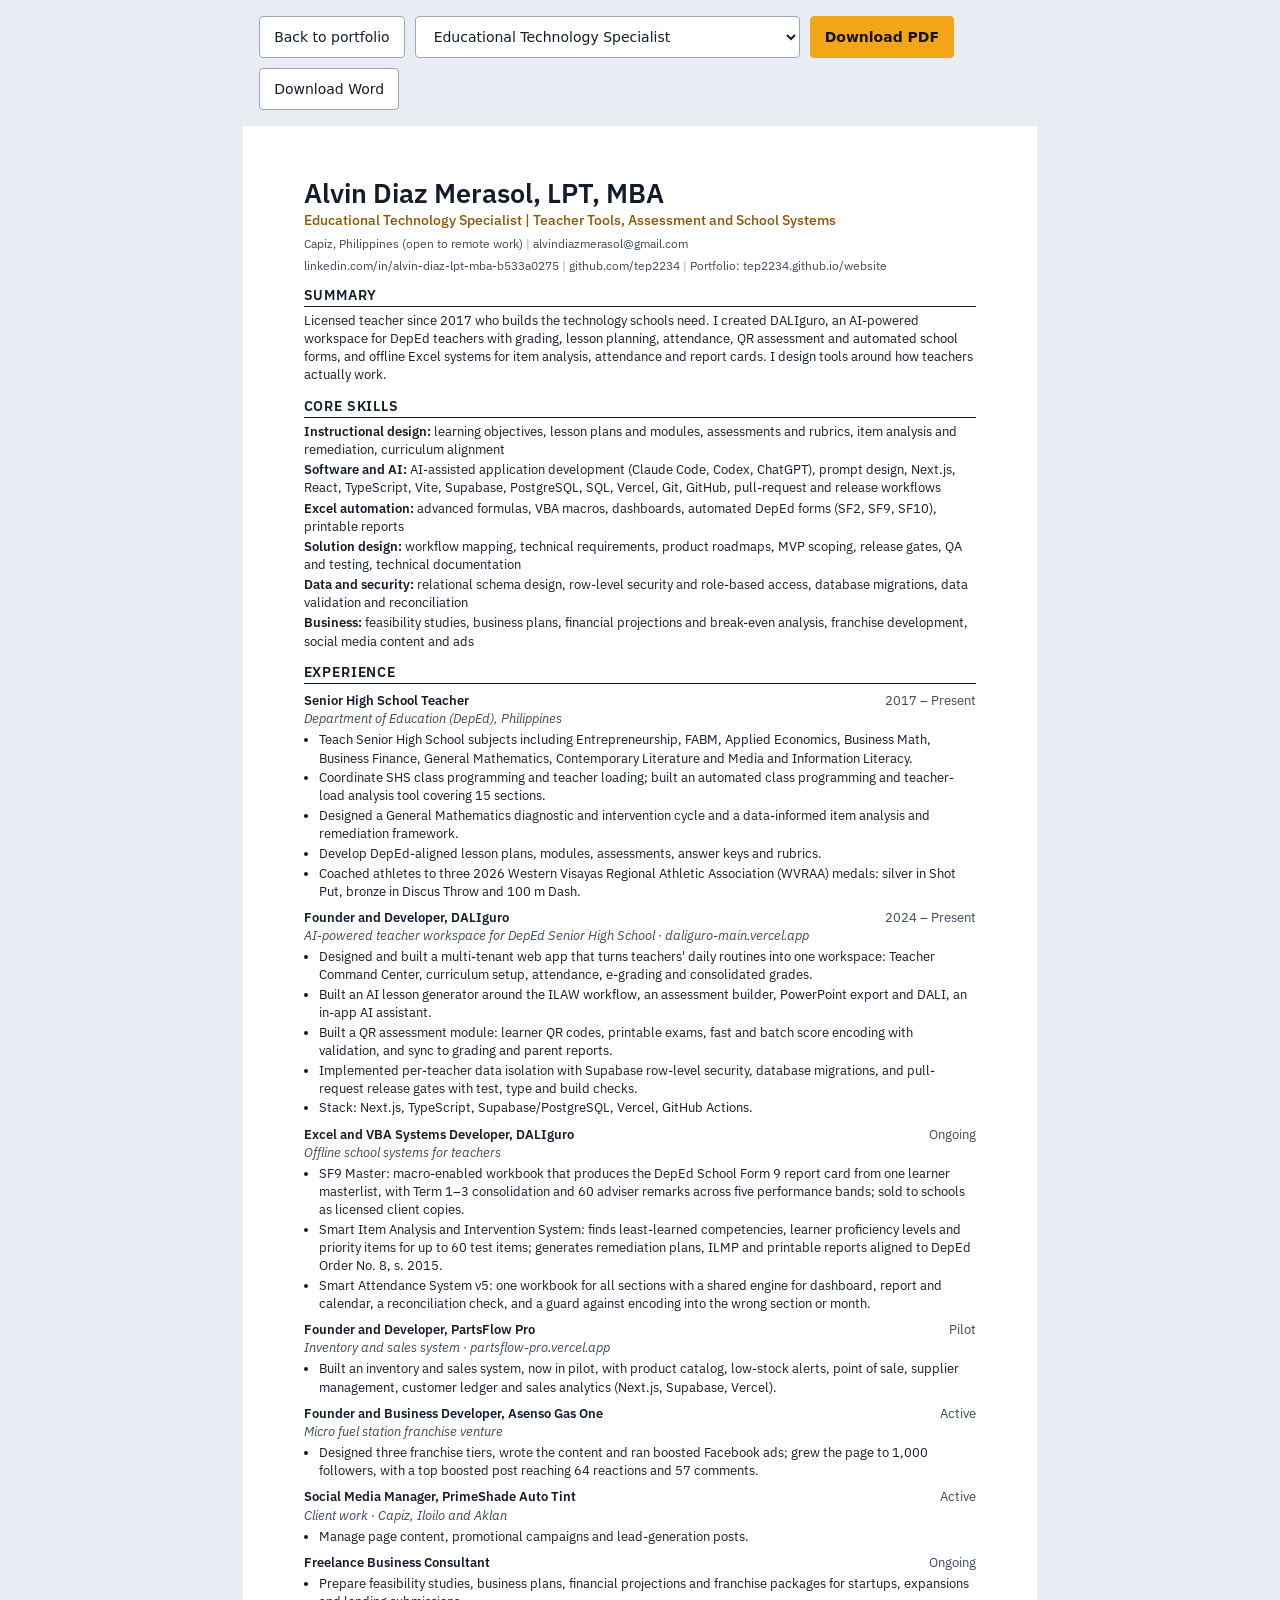
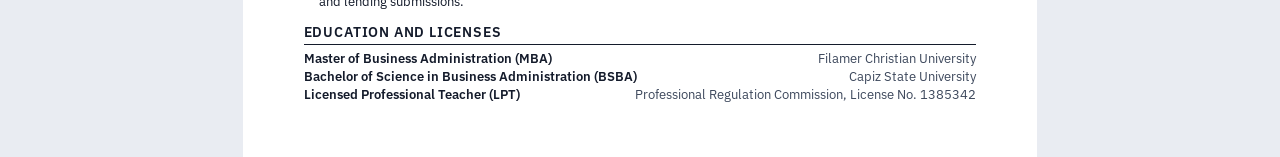
<file: resume/edtech.html>
<!doctype html>
<html lang="en"><head><meta charset="utf-8"><meta name="viewport" content="width=device-width, initial-scale=1">
<title>Alvin Diaz Merasol — Résumé (Educational Technology Specialist)</title>
<meta name="description" content="Educational Technology Specialist | Teacher Tools, Assessment and School Systems">
<meta name="robots" content="noindex">
<style>
@font-face{font-family:"Plex";src:url(../assets/fonts/plex-sans-400.woff2) format("woff2");font-weight:400;font-display:swap}
@font-face{font-family:"Plex";src:url(../assets/fonts/plex-sans-400i.woff2) format("woff2");font-weight:400;font-style:italic;font-display:swap}
@font-face{font-family:"Plex";src:url(../assets/fonts/plex-sans-500.woff2) format("woff2");font-weight:500;font-display:swap}
@font-face{font-family:"Plex";src:url(../assets/fonts/plex-sans-600.woff2) format("woff2");font-weight:600;font-display:swap}
@page{size:A4;margin:14mm 16mm}
*{box-sizing:border-box}
html{background:#E9ECF2}
body{margin:0;font:400 9.6pt/1.42 "Plex",Arial,sans-serif;color:#141B2B}
.sheet{max-width:210mm;margin:0 auto;background:#fff;padding:14mm 16mm}
.bar{max-width:210mm;margin:16px auto;padding:0 16px;display:flex;flex-wrap:wrap;gap:10px;align-items:center;font:500 14px/1.3 system-ui,sans-serif}
.bar a,.bar select{display:inline-flex;align-items:center;min-height:42px;padding:0 14px;border:1px solid #9AA6BA;border-radius:4px;background:#fff;color:#141B2B;text-decoration:none;font:inherit}
.bar a.primary{background:#F2A516;border-color:#F2A516;color:#1B1203;font-weight:600}
h1{margin:0;font:600 20pt/1.1 "Plex",Arial,sans-serif}
.headline{margin-top:3px;font:500 10.6pt/1.3 "Plex",Arial,sans-serif;color:#8F5400}
.contact{margin-top:5px;color:#3D485C;font-size:9pt}
.contact a{color:inherit;text-decoration:none}
.contact span+span::before{content:"  |  ";color:#9AA6BA}
h2{margin:13px 0 5px;padding-bottom:3px;border-bottom:1.2px solid #141B2B;font:600 10.2pt/1.2 "Plex",Arial,sans-serif;letter-spacing:.06em;text-transform:uppercase}
p{margin:0}
ul{margin:3px 0 0;padding-left:15px}
li{margin:1.5px 0}
.job{margin-top:8px;break-inside:avoid}
.jh{display:flex;justify-content:space-between;gap:12px}
.jh b{font-weight:600}
.jh span{color:#3D485C;text-align:right}
.org{color:#3D485C;font-style:italic}
.skills p{margin:2px 0}
.skills b{font-weight:600}
@media print{html{background:#fff}.bar{display:none}.sheet{padding:0;max-width:none}}
@media (max-width:600px){.sheet{padding:20px 16px}.jh{flex-direction:column;gap:0}.jh span{text-align:left}}
</style></head><body>
<nav class="bar" aria-label="Résumé downloads">
  <a href="../index.html#resume">Back to portfolio</a>
  <label for="role" style="position:absolute;left:-9999px">Résumé version</label>
  <select id="role" onchange="location.href=this.value"><option value="master.html">General (all roles)</option><option value="ai-automation.html">AI Automation Specialist</option><option value="business-analyst.html">Business Systems Analyst</option><option value="app-developer.html">AI-Assisted Application Developer</option><option value="operations.html">Operations and Workflow Automation Specialist</option><option value="excel.html">Excel Automation Specialist</option><option value="edtech.html" selected>Educational Technology Specialist</option><option value="instructional.html">Instructional Designer</option><option value="bizdev.html">Business Development Specialist</option></select>
  <a class="primary" href="Alvin-Diaz-Merasol-Resume-Educational-Technology-Specialist.pdf" download>Download PDF</a>
  <a href="Alvin-Diaz-Merasol-Resume-Educational-Technology-Specialist.docx" download>Download Word</a>
</nav>
<main class="sheet">
<h1>Alvin Diaz Merasol, LPT, MBA</h1>
<p class="headline">Educational Technology Specialist | Teacher Tools, Assessment and School Systems</p>
<p class="contact"><span>Capiz, Philippines (open to remote work)</span><span><a href="mailto:alvindiazmerasol@gmail.com">alvindiazmerasol@gmail.com</a></span></p>
<p class="contact"><span><a href="https://www.linkedin.com/in/alvin-diaz-lpt-mba-b533a0275">linkedin.com/in/alvin-diaz-lpt-mba-b533a0275</a></span><span><a href="https://github.com/tep2234">github.com/tep2234</a></span><span><a href="https://tep2234.github.io/website/">Portfolio: tep2234.github.io/website</a></span></p>
<h2>Summary</h2>
<p>Licensed teacher since 2017 who builds the technology schools need. I created DALIguro, an AI-powered workspace for DepEd teachers with grading, lesson planning, attendance, QR assessment and automated school forms, and offline Excel systems for item analysis, attendance and report cards. I design tools around how teachers actually work.</p>
<h2>Core Skills</h2>
<div class="skills"><p><b>Instructional design:</b> learning objectives, lesson plans and modules, assessments and rubrics, item analysis and remediation, curriculum alignment</p><p><b>Software and AI:</b> AI-assisted application development (Claude Code, Codex, ChatGPT), prompt design, Next.js, React, TypeScript, Vite, Supabase, PostgreSQL, SQL, Vercel, Git, GitHub, pull-request and release workflows</p><p><b>Excel automation:</b> advanced formulas, VBA macros, dashboards, automated DepEd forms (SF2, SF9, SF10), printable reports</p><p><b>Solution design:</b> workflow mapping, technical requirements, product roadmaps, MVP scoping, release gates, QA and testing, technical documentation</p><p><b>Data and security:</b> relational schema design, row-level security and role-based access, database migrations, data validation and reconciliation</p><p><b>Business:</b> feasibility studies, business plans, financial projections and break-even analysis, franchise development, social media content and ads</p></div>
<h2>Experience</h2>
<div class="job"><div class="jh"><b>Senior High School Teacher</b><span>2017 – Present</span></div><div class="org">Department of Education (DepEd), Philippines</div><ul><li>Teach Senior High School subjects including Entrepreneurship, FABM, Applied Economics, Business Math, Business Finance, General Mathematics, Contemporary Literature and Media and Information Literacy.</li><li>Coordinate SHS class programming and teacher loading; built an automated class programming and teacher-load analysis tool covering 15 sections.</li><li>Designed a General Mathematics diagnostic and intervention cycle and a data-informed item analysis and remediation framework.</li><li>Develop DepEd-aligned lesson plans, modules, assessments, answer keys and rubrics.</li><li>Coached athletes to three 2026 Western Visayas Regional Athletic Association (WVRAA) medals: silver in Shot Put, bronze in Discus Throw and 100 m Dash.</li></ul></div>
<div class="job"><div class="jh"><b>Founder and Developer, DALIguro</b><span>2024 – Present</span></div><div class="org">AI-powered teacher workspace for DepEd Senior High School · daliguro-main.vercel.app</div><ul><li>Designed and built a multi-tenant web app that turns teachers' daily routines into one workspace: Teacher Command Center, curriculum setup, attendance, e-grading and consolidated grades.</li><li>Built an AI lesson generator around the ILAW workflow, an assessment builder, PowerPoint export and DALI, an in-app AI assistant.</li><li>Built a QR assessment module: learner QR codes, printable exams, fast and batch score encoding with validation, and sync to grading and parent reports.</li><li>Implemented per-teacher data isolation with Supabase row-level security, database migrations, and pull-request release gates with test, type and build checks.</li><li>Stack: Next.js, TypeScript, Supabase/PostgreSQL, Vercel, GitHub Actions.</li></ul></div>
<div class="job"><div class="jh"><b>Excel and VBA Systems Developer, DALIguro</b><span>Ongoing</span></div><div class="org">Offline school systems for teachers</div><ul><li>SF9 Master: macro-enabled workbook that produces the DepEd School Form 9 report card from one learner masterlist, with Term 1–3 consolidation and 60 adviser remarks across five performance bands; sold to schools as licensed client copies.</li><li>Smart Item Analysis and Intervention System: finds least-learned competencies, learner proficiency levels and priority items for up to 60 test items; generates remediation plans, ILMP and printable reports aligned to DepEd Order No. 8, s. 2015.</li><li>Smart Attendance System v5: one workbook for all sections with a shared engine for dashboard, report and calendar, a reconciliation check, and a guard against encoding into the wrong section or month.</li></ul></div>
<div class="job"><div class="jh"><b>Founder and Developer, PartsFlow Pro</b><span>Pilot</span></div><div class="org">Inventory and sales system · partsflow-pro.vercel.app</div><ul><li>Built an inventory and sales system, now in pilot, with product catalog, low-stock alerts, point of sale, supplier management, customer ledger and sales analytics (Next.js, Supabase, Vercel).</li></ul></div>
<div class="job"><div class="jh"><b>Founder and Business Developer, Asenso Gas One</b><span>Active</span></div><div class="org">Micro fuel station franchise venture</div><ul><li>Designed three franchise tiers, wrote the content and ran boosted Facebook ads; grew the page to 1,000 followers, with a top boosted post reaching 64 reactions and 57 comments.</li></ul></div>
<div class="job"><div class="jh"><b>Social Media Manager, PrimeShade Auto Tint</b><span>Active</span></div><div class="org">Client work · Capiz, Iloilo and Aklan</div><ul><li>Manage page content, promotional campaigns and lead-generation posts.</li></ul></div>
<div class="job"><div class="jh"><b>Freelance Business Consultant</b><span>Ongoing</span></div><ul><li>Prepare feasibility studies, business plans, financial projections and franchise packages for startups, expansions and lending submissions.</li></ul></div>
<h2>Education and Licenses</h2>
<div class="jh"><b>Master of Business Administration (MBA)</b><span>Filamer Christian University</span></div>
<div class="jh"><b>Bachelor of Science in Business Administration (BSBA)</b><span>Capiz State University</span></div>
<div class="jh"><b>Licensed Professional Teacher (LPT)</b><span>Professional Regulation Commission, License No. 1385342</span></div>
</main>
</body></html>
</file>
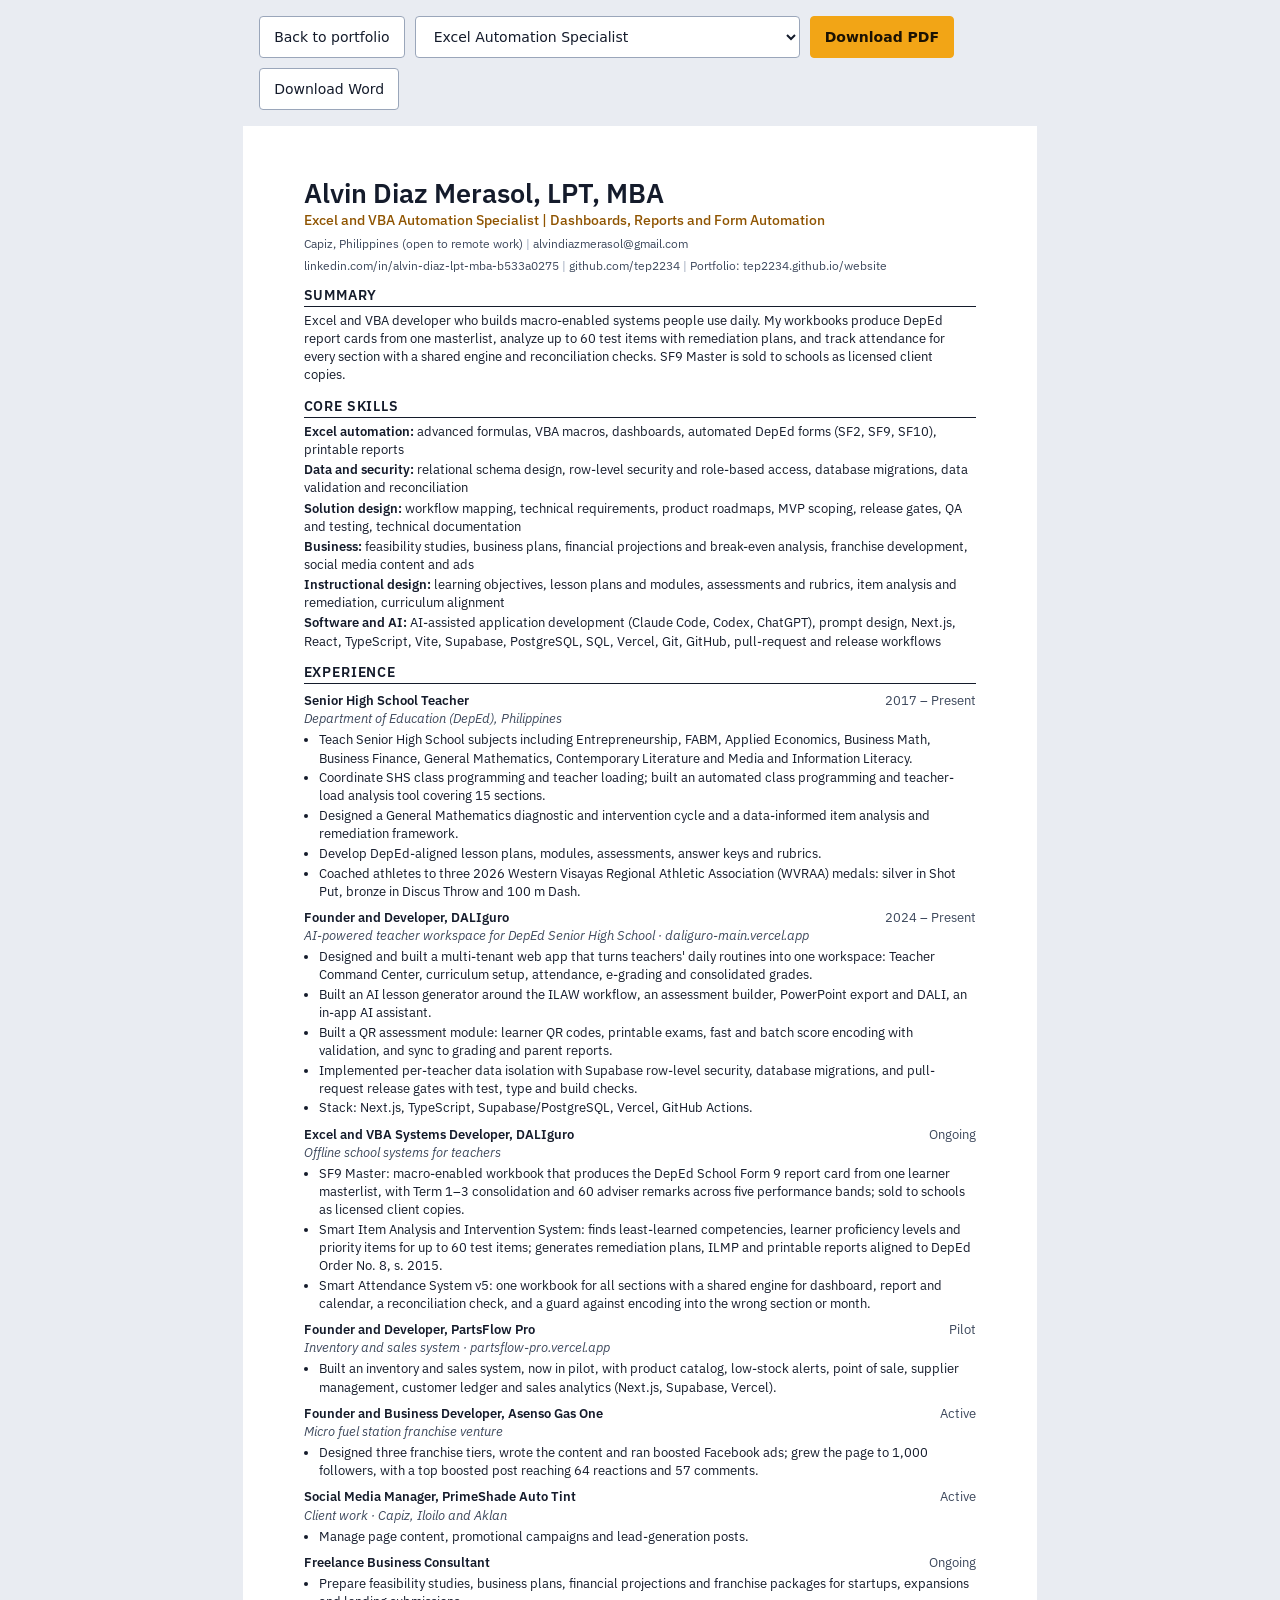
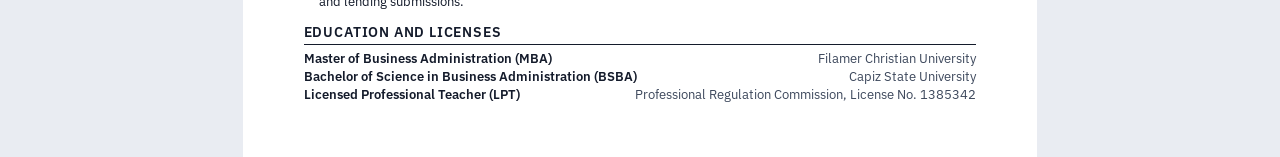
<file: resume/excel.html>
<!doctype html>
<html lang="en"><head><meta charset="utf-8"><meta name="viewport" content="width=device-width, initial-scale=1">
<title>Alvin Diaz Merasol — Résumé (Excel Automation Specialist)</title>
<meta name="description" content="Excel and VBA Automation Specialist | Dashboards, Reports and Form Automation">
<meta name="robots" content="noindex">
<style>
@font-face{font-family:"Plex";src:url(../assets/fonts/plex-sans-400.woff2) format("woff2");font-weight:400;font-display:swap}
@font-face{font-family:"Plex";src:url(../assets/fonts/plex-sans-400i.woff2) format("woff2");font-weight:400;font-style:italic;font-display:swap}
@font-face{font-family:"Plex";src:url(../assets/fonts/plex-sans-500.woff2) format("woff2");font-weight:500;font-display:swap}
@font-face{font-family:"Plex";src:url(../assets/fonts/plex-sans-600.woff2) format("woff2");font-weight:600;font-display:swap}
@page{size:A4;margin:14mm 16mm}
*{box-sizing:border-box}
html{background:#E9ECF2}
body{margin:0;font:400 9.6pt/1.42 "Plex",Arial,sans-serif;color:#141B2B}
.sheet{max-width:210mm;margin:0 auto;background:#fff;padding:14mm 16mm}
.bar{max-width:210mm;margin:16px auto;padding:0 16px;display:flex;flex-wrap:wrap;gap:10px;align-items:center;font:500 14px/1.3 system-ui,sans-serif}
.bar a,.bar select{display:inline-flex;align-items:center;min-height:42px;padding:0 14px;border:1px solid #9AA6BA;border-radius:4px;background:#fff;color:#141B2B;text-decoration:none;font:inherit}
.bar a.primary{background:#F2A516;border-color:#F2A516;color:#1B1203;font-weight:600}
h1{margin:0;font:600 20pt/1.1 "Plex",Arial,sans-serif}
.headline{margin-top:3px;font:500 10.6pt/1.3 "Plex",Arial,sans-serif;color:#8F5400}
.contact{margin-top:5px;color:#3D485C;font-size:9pt}
.contact a{color:inherit;text-decoration:none}
.contact span+span::before{content:"  |  ";color:#9AA6BA}
h2{margin:13px 0 5px;padding-bottom:3px;border-bottom:1.2px solid #141B2B;font:600 10.2pt/1.2 "Plex",Arial,sans-serif;letter-spacing:.06em;text-transform:uppercase}
p{margin:0}
ul{margin:3px 0 0;padding-left:15px}
li{margin:1.5px 0}
.job{margin-top:8px;break-inside:avoid}
.jh{display:flex;justify-content:space-between;gap:12px}
.jh b{font-weight:600}
.jh span{color:#3D485C;text-align:right}
.org{color:#3D485C;font-style:italic}
.skills p{margin:2px 0}
.skills b{font-weight:600}
@media print{html{background:#fff}.bar{display:none}.sheet{padding:0;max-width:none}}
@media (max-width:600px){.sheet{padding:20px 16px}.jh{flex-direction:column;gap:0}.jh span{text-align:left}}
</style></head><body>
<nav class="bar" aria-label="Résumé downloads">
  <a href="../index.html#resume">Back to portfolio</a>
  <label for="role" style="position:absolute;left:-9999px">Résumé version</label>
  <select id="role" onchange="location.href=this.value"><option value="master.html">General (all roles)</option><option value="ai-automation.html">AI Automation Specialist</option><option value="business-analyst.html">Business Systems Analyst</option><option value="app-developer.html">AI-Assisted Application Developer</option><option value="operations.html">Operations and Workflow Automation Specialist</option><option value="excel.html" selected>Excel Automation Specialist</option><option value="edtech.html">Educational Technology Specialist</option><option value="instructional.html">Instructional Designer</option><option value="bizdev.html">Business Development Specialist</option></select>
  <a class="primary" href="Alvin-Diaz-Merasol-Resume-Excel-Automation-Specialist.pdf" download>Download PDF</a>
  <a href="Alvin-Diaz-Merasol-Resume-Excel-Automation-Specialist.docx" download>Download Word</a>
</nav>
<main class="sheet">
<h1>Alvin Diaz Merasol, LPT, MBA</h1>
<p class="headline">Excel and VBA Automation Specialist | Dashboards, Reports and Form Automation</p>
<p class="contact"><span>Capiz, Philippines (open to remote work)</span><span><a href="mailto:alvindiazmerasol@gmail.com">alvindiazmerasol@gmail.com</a></span></p>
<p class="contact"><span><a href="https://www.linkedin.com/in/alvin-diaz-lpt-mba-b533a0275">linkedin.com/in/alvin-diaz-lpt-mba-b533a0275</a></span><span><a href="https://github.com/tep2234">github.com/tep2234</a></span><span><a href="https://tep2234.github.io/website/">Portfolio: tep2234.github.io/website</a></span></p>
<h2>Summary</h2>
<p>Excel and VBA developer who builds macro-enabled systems people use daily. My workbooks produce DepEd report cards from one masterlist, analyze up to 60 test items with remediation plans, and track attendance for every section with a shared engine and reconciliation checks. SF9 Master is sold to schools as licensed client copies.</p>
<h2>Core Skills</h2>
<div class="skills"><p><b>Excel automation:</b> advanced formulas, VBA macros, dashboards, automated DepEd forms (SF2, SF9, SF10), printable reports</p><p><b>Data and security:</b> relational schema design, row-level security and role-based access, database migrations, data validation and reconciliation</p><p><b>Solution design:</b> workflow mapping, technical requirements, product roadmaps, MVP scoping, release gates, QA and testing, technical documentation</p><p><b>Business:</b> feasibility studies, business plans, financial projections and break-even analysis, franchise development, social media content and ads</p><p><b>Instructional design:</b> learning objectives, lesson plans and modules, assessments and rubrics, item analysis and remediation, curriculum alignment</p><p><b>Software and AI:</b> AI-assisted application development (Claude Code, Codex, ChatGPT), prompt design, Next.js, React, TypeScript, Vite, Supabase, PostgreSQL, SQL, Vercel, Git, GitHub, pull-request and release workflows</p></div>
<h2>Experience</h2>
<div class="job"><div class="jh"><b>Senior High School Teacher</b><span>2017 – Present</span></div><div class="org">Department of Education (DepEd), Philippines</div><ul><li>Teach Senior High School subjects including Entrepreneurship, FABM, Applied Economics, Business Math, Business Finance, General Mathematics, Contemporary Literature and Media and Information Literacy.</li><li>Coordinate SHS class programming and teacher loading; built an automated class programming and teacher-load analysis tool covering 15 sections.</li><li>Designed a General Mathematics diagnostic and intervention cycle and a data-informed item analysis and remediation framework.</li><li>Develop DepEd-aligned lesson plans, modules, assessments, answer keys and rubrics.</li><li>Coached athletes to three 2026 Western Visayas Regional Athletic Association (WVRAA) medals: silver in Shot Put, bronze in Discus Throw and 100 m Dash.</li></ul></div>
<div class="job"><div class="jh"><b>Founder and Developer, DALIguro</b><span>2024 – Present</span></div><div class="org">AI-powered teacher workspace for DepEd Senior High School · daliguro-main.vercel.app</div><ul><li>Designed and built a multi-tenant web app that turns teachers' daily routines into one workspace: Teacher Command Center, curriculum setup, attendance, e-grading and consolidated grades.</li><li>Built an AI lesson generator around the ILAW workflow, an assessment builder, PowerPoint export and DALI, an in-app AI assistant.</li><li>Built a QR assessment module: learner QR codes, printable exams, fast and batch score encoding with validation, and sync to grading and parent reports.</li><li>Implemented per-teacher data isolation with Supabase row-level security, database migrations, and pull-request release gates with test, type and build checks.</li><li>Stack: Next.js, TypeScript, Supabase/PostgreSQL, Vercel, GitHub Actions.</li></ul></div>
<div class="job"><div class="jh"><b>Excel and VBA Systems Developer, DALIguro</b><span>Ongoing</span></div><div class="org">Offline school systems for teachers</div><ul><li>SF9 Master: macro-enabled workbook that produces the DepEd School Form 9 report card from one learner masterlist, with Term 1–3 consolidation and 60 adviser remarks across five performance bands; sold to schools as licensed client copies.</li><li>Smart Item Analysis and Intervention System: finds least-learned competencies, learner proficiency levels and priority items for up to 60 test items; generates remediation plans, ILMP and printable reports aligned to DepEd Order No. 8, s. 2015.</li><li>Smart Attendance System v5: one workbook for all sections with a shared engine for dashboard, report and calendar, a reconciliation check, and a guard against encoding into the wrong section or month.</li></ul></div>
<div class="job"><div class="jh"><b>Founder and Developer, PartsFlow Pro</b><span>Pilot</span></div><div class="org">Inventory and sales system · partsflow-pro.vercel.app</div><ul><li>Built an inventory and sales system, now in pilot, with product catalog, low-stock alerts, point of sale, supplier management, customer ledger and sales analytics (Next.js, Supabase, Vercel).</li></ul></div>
<div class="job"><div class="jh"><b>Founder and Business Developer, Asenso Gas One</b><span>Active</span></div><div class="org">Micro fuel station franchise venture</div><ul><li>Designed three franchise tiers, wrote the content and ran boosted Facebook ads; grew the page to 1,000 followers, with a top boosted post reaching 64 reactions and 57 comments.</li></ul></div>
<div class="job"><div class="jh"><b>Social Media Manager, PrimeShade Auto Tint</b><span>Active</span></div><div class="org">Client work · Capiz, Iloilo and Aklan</div><ul><li>Manage page content, promotional campaigns and lead-generation posts.</li></ul></div>
<div class="job"><div class="jh"><b>Freelance Business Consultant</b><span>Ongoing</span></div><ul><li>Prepare feasibility studies, business plans, financial projections and franchise packages for startups, expansions and lending submissions.</li></ul></div>
<h2>Education and Licenses</h2>
<div class="jh"><b>Master of Business Administration (MBA)</b><span>Filamer Christian University</span></div>
<div class="jh"><b>Bachelor of Science in Business Administration (BSBA)</b><span>Capiz State University</span></div>
<div class="jh"><b>Licensed Professional Teacher (LPT)</b><span>Professional Regulation Commission, License No. 1385342</span></div>
</main>
</body></html>
</file>
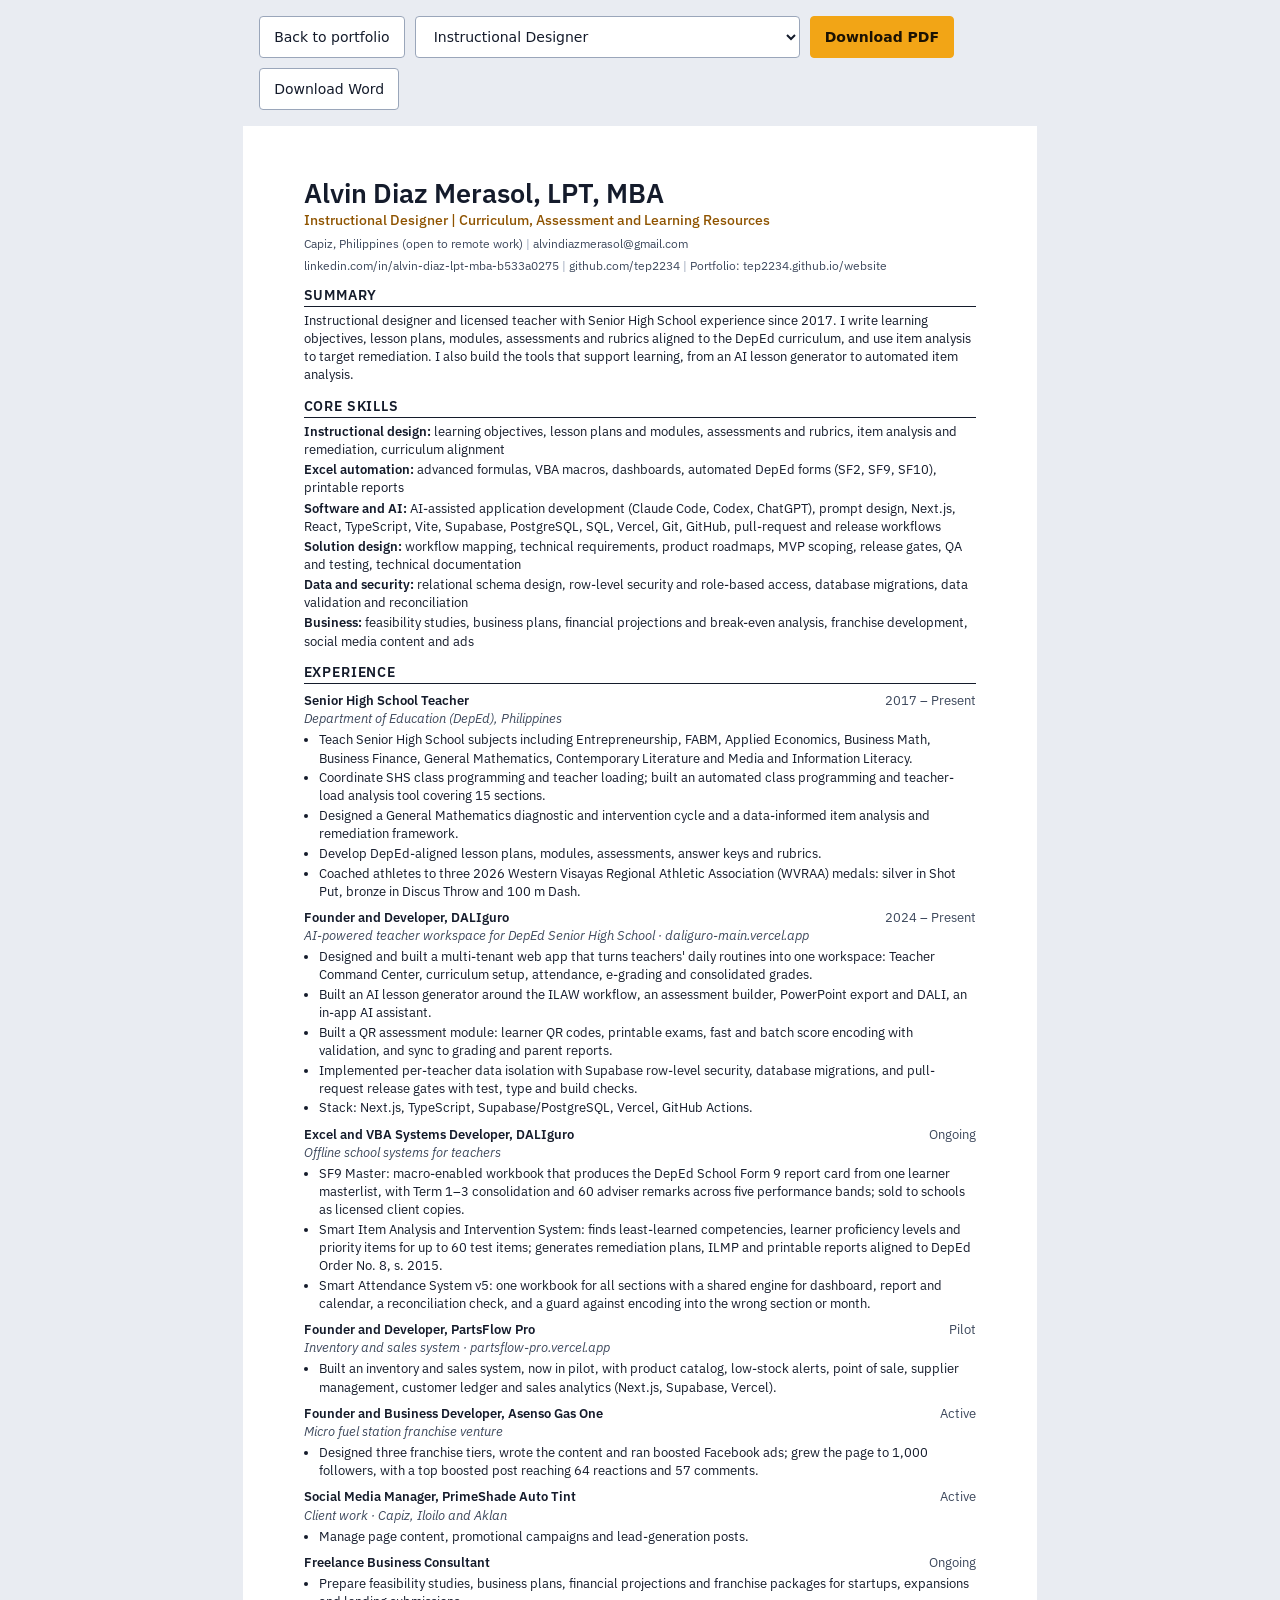
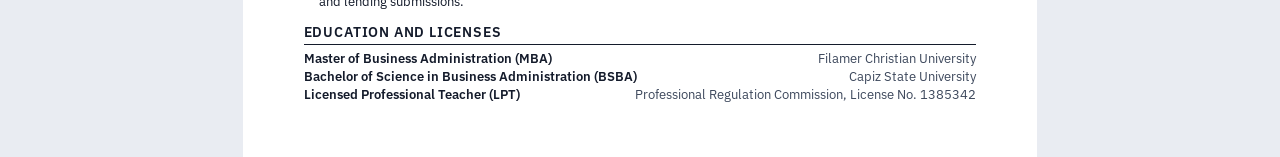
<file: resume/instructional.html>
<!doctype html>
<html lang="en"><head><meta charset="utf-8"><meta name="viewport" content="width=device-width, initial-scale=1">
<title>Alvin Diaz Merasol — Résumé (Instructional Designer)</title>
<meta name="description" content="Instructional Designer | Curriculum, Assessment and Learning Resources">
<meta name="robots" content="noindex">
<style>
@font-face{font-family:"Plex";src:url(../assets/fonts/plex-sans-400.woff2) format("woff2");font-weight:400;font-display:swap}
@font-face{font-family:"Plex";src:url(../assets/fonts/plex-sans-400i.woff2) format("woff2");font-weight:400;font-style:italic;font-display:swap}
@font-face{font-family:"Plex";src:url(../assets/fonts/plex-sans-500.woff2) format("woff2");font-weight:500;font-display:swap}
@font-face{font-family:"Plex";src:url(../assets/fonts/plex-sans-600.woff2) format("woff2");font-weight:600;font-display:swap}
@page{size:A4;margin:14mm 16mm}
*{box-sizing:border-box}
html{background:#E9ECF2}
body{margin:0;font:400 9.6pt/1.42 "Plex",Arial,sans-serif;color:#141B2B}
.sheet{max-width:210mm;margin:0 auto;background:#fff;padding:14mm 16mm}
.bar{max-width:210mm;margin:16px auto;padding:0 16px;display:flex;flex-wrap:wrap;gap:10px;align-items:center;font:500 14px/1.3 system-ui,sans-serif}
.bar a,.bar select{display:inline-flex;align-items:center;min-height:42px;padding:0 14px;border:1px solid #9AA6BA;border-radius:4px;background:#fff;color:#141B2B;text-decoration:none;font:inherit}
.bar a.primary{background:#F2A516;border-color:#F2A516;color:#1B1203;font-weight:600}
h1{margin:0;font:600 20pt/1.1 "Plex",Arial,sans-serif}
.headline{margin-top:3px;font:500 10.6pt/1.3 "Plex",Arial,sans-serif;color:#8F5400}
.contact{margin-top:5px;color:#3D485C;font-size:9pt}
.contact a{color:inherit;text-decoration:none}
.contact span+span::before{content:"  |  ";color:#9AA6BA}
h2{margin:13px 0 5px;padding-bottom:3px;border-bottom:1.2px solid #141B2B;font:600 10.2pt/1.2 "Plex",Arial,sans-serif;letter-spacing:.06em;text-transform:uppercase}
p{margin:0}
ul{margin:3px 0 0;padding-left:15px}
li{margin:1.5px 0}
.job{margin-top:8px;break-inside:avoid}
.jh{display:flex;justify-content:space-between;gap:12px}
.jh b{font-weight:600}
.jh span{color:#3D485C;text-align:right}
.org{color:#3D485C;font-style:italic}
.skills p{margin:2px 0}
.skills b{font-weight:600}
@media print{html{background:#fff}.bar{display:none}.sheet{padding:0;max-width:none}}
@media (max-width:600px){.sheet{padding:20px 16px}.jh{flex-direction:column;gap:0}.jh span{text-align:left}}
</style></head><body>
<nav class="bar" aria-label="Résumé downloads">
  <a href="../index.html#resume">Back to portfolio</a>
  <label for="role" style="position:absolute;left:-9999px">Résumé version</label>
  <select id="role" onchange="location.href=this.value"><option value="master.html">General (all roles)</option><option value="ai-automation.html">AI Automation Specialist</option><option value="business-analyst.html">Business Systems Analyst</option><option value="app-developer.html">AI-Assisted Application Developer</option><option value="operations.html">Operations and Workflow Automation Specialist</option><option value="excel.html">Excel Automation Specialist</option><option value="edtech.html">Educational Technology Specialist</option><option value="instructional.html" selected>Instructional Designer</option><option value="bizdev.html">Business Development Specialist</option></select>
  <a class="primary" href="Alvin-Diaz-Merasol-Resume-Instructional-Designer.pdf" download>Download PDF</a>
  <a href="Alvin-Diaz-Merasol-Resume-Instructional-Designer.docx" download>Download Word</a>
</nav>
<main class="sheet">
<h1>Alvin Diaz Merasol, LPT, MBA</h1>
<p class="headline">Instructional Designer | Curriculum, Assessment and Learning Resources</p>
<p class="contact"><span>Capiz, Philippines (open to remote work)</span><span><a href="mailto:alvindiazmerasol@gmail.com">alvindiazmerasol@gmail.com</a></span></p>
<p class="contact"><span><a href="https://www.linkedin.com/in/alvin-diaz-lpt-mba-b533a0275">linkedin.com/in/alvin-diaz-lpt-mba-b533a0275</a></span><span><a href="https://github.com/tep2234">github.com/tep2234</a></span><span><a href="https://tep2234.github.io/website/">Portfolio: tep2234.github.io/website</a></span></p>
<h2>Summary</h2>
<p>Instructional designer and licensed teacher with Senior High School experience since 2017. I write learning objectives, lesson plans, modules, assessments and rubrics aligned to the DepEd curriculum, and use item analysis to target remediation. I also build the tools that support learning, from an AI lesson generator to automated item analysis.</p>
<h2>Core Skills</h2>
<div class="skills"><p><b>Instructional design:</b> learning objectives, lesson plans and modules, assessments and rubrics, item analysis and remediation, curriculum alignment</p><p><b>Excel automation:</b> advanced formulas, VBA macros, dashboards, automated DepEd forms (SF2, SF9, SF10), printable reports</p><p><b>Software and AI:</b> AI-assisted application development (Claude Code, Codex, ChatGPT), prompt design, Next.js, React, TypeScript, Vite, Supabase, PostgreSQL, SQL, Vercel, Git, GitHub, pull-request and release workflows</p><p><b>Solution design:</b> workflow mapping, technical requirements, product roadmaps, MVP scoping, release gates, QA and testing, technical documentation</p><p><b>Data and security:</b> relational schema design, row-level security and role-based access, database migrations, data validation and reconciliation</p><p><b>Business:</b> feasibility studies, business plans, financial projections and break-even analysis, franchise development, social media content and ads</p></div>
<h2>Experience</h2>
<div class="job"><div class="jh"><b>Senior High School Teacher</b><span>2017 – Present</span></div><div class="org">Department of Education (DepEd), Philippines</div><ul><li>Teach Senior High School subjects including Entrepreneurship, FABM, Applied Economics, Business Math, Business Finance, General Mathematics, Contemporary Literature and Media and Information Literacy.</li><li>Coordinate SHS class programming and teacher loading; built an automated class programming and teacher-load analysis tool covering 15 sections.</li><li>Designed a General Mathematics diagnostic and intervention cycle and a data-informed item analysis and remediation framework.</li><li>Develop DepEd-aligned lesson plans, modules, assessments, answer keys and rubrics.</li><li>Coached athletes to three 2026 Western Visayas Regional Athletic Association (WVRAA) medals: silver in Shot Put, bronze in Discus Throw and 100 m Dash.</li></ul></div>
<div class="job"><div class="jh"><b>Founder and Developer, DALIguro</b><span>2024 – Present</span></div><div class="org">AI-powered teacher workspace for DepEd Senior High School · daliguro-main.vercel.app</div><ul><li>Designed and built a multi-tenant web app that turns teachers' daily routines into one workspace: Teacher Command Center, curriculum setup, attendance, e-grading and consolidated grades.</li><li>Built an AI lesson generator around the ILAW workflow, an assessment builder, PowerPoint export and DALI, an in-app AI assistant.</li><li>Built a QR assessment module: learner QR codes, printable exams, fast and batch score encoding with validation, and sync to grading and parent reports.</li><li>Implemented per-teacher data isolation with Supabase row-level security, database migrations, and pull-request release gates with test, type and build checks.</li><li>Stack: Next.js, TypeScript, Supabase/PostgreSQL, Vercel, GitHub Actions.</li></ul></div>
<div class="job"><div class="jh"><b>Excel and VBA Systems Developer, DALIguro</b><span>Ongoing</span></div><div class="org">Offline school systems for teachers</div><ul><li>SF9 Master: macro-enabled workbook that produces the DepEd School Form 9 report card from one learner masterlist, with Term 1–3 consolidation and 60 adviser remarks across five performance bands; sold to schools as licensed client copies.</li><li>Smart Item Analysis and Intervention System: finds least-learned competencies, learner proficiency levels and priority items for up to 60 test items; generates remediation plans, ILMP and printable reports aligned to DepEd Order No. 8, s. 2015.</li><li>Smart Attendance System v5: one workbook for all sections with a shared engine for dashboard, report and calendar, a reconciliation check, and a guard against encoding into the wrong section or month.</li></ul></div>
<div class="job"><div class="jh"><b>Founder and Developer, PartsFlow Pro</b><span>Pilot</span></div><div class="org">Inventory and sales system · partsflow-pro.vercel.app</div><ul><li>Built an inventory and sales system, now in pilot, with product catalog, low-stock alerts, point of sale, supplier management, customer ledger and sales analytics (Next.js, Supabase, Vercel).</li></ul></div>
<div class="job"><div class="jh"><b>Founder and Business Developer, Asenso Gas One</b><span>Active</span></div><div class="org">Micro fuel station franchise venture</div><ul><li>Designed three franchise tiers, wrote the content and ran boosted Facebook ads; grew the page to 1,000 followers, with a top boosted post reaching 64 reactions and 57 comments.</li></ul></div>
<div class="job"><div class="jh"><b>Social Media Manager, PrimeShade Auto Tint</b><span>Active</span></div><div class="org">Client work · Capiz, Iloilo and Aklan</div><ul><li>Manage page content, promotional campaigns and lead-generation posts.</li></ul></div>
<div class="job"><div class="jh"><b>Freelance Business Consultant</b><span>Ongoing</span></div><ul><li>Prepare feasibility studies, business plans, financial projections and franchise packages for startups, expansions and lending submissions.</li></ul></div>
<h2>Education and Licenses</h2>
<div class="jh"><b>Master of Business Administration (MBA)</b><span>Filamer Christian University</span></div>
<div class="jh"><b>Bachelor of Science in Business Administration (BSBA)</b><span>Capiz State University</span></div>
<div class="jh"><b>Licensed Professional Teacher (LPT)</b><span>Professional Regulation Commission, License No. 1385342</span></div>
</main>
</body></html>
</file>
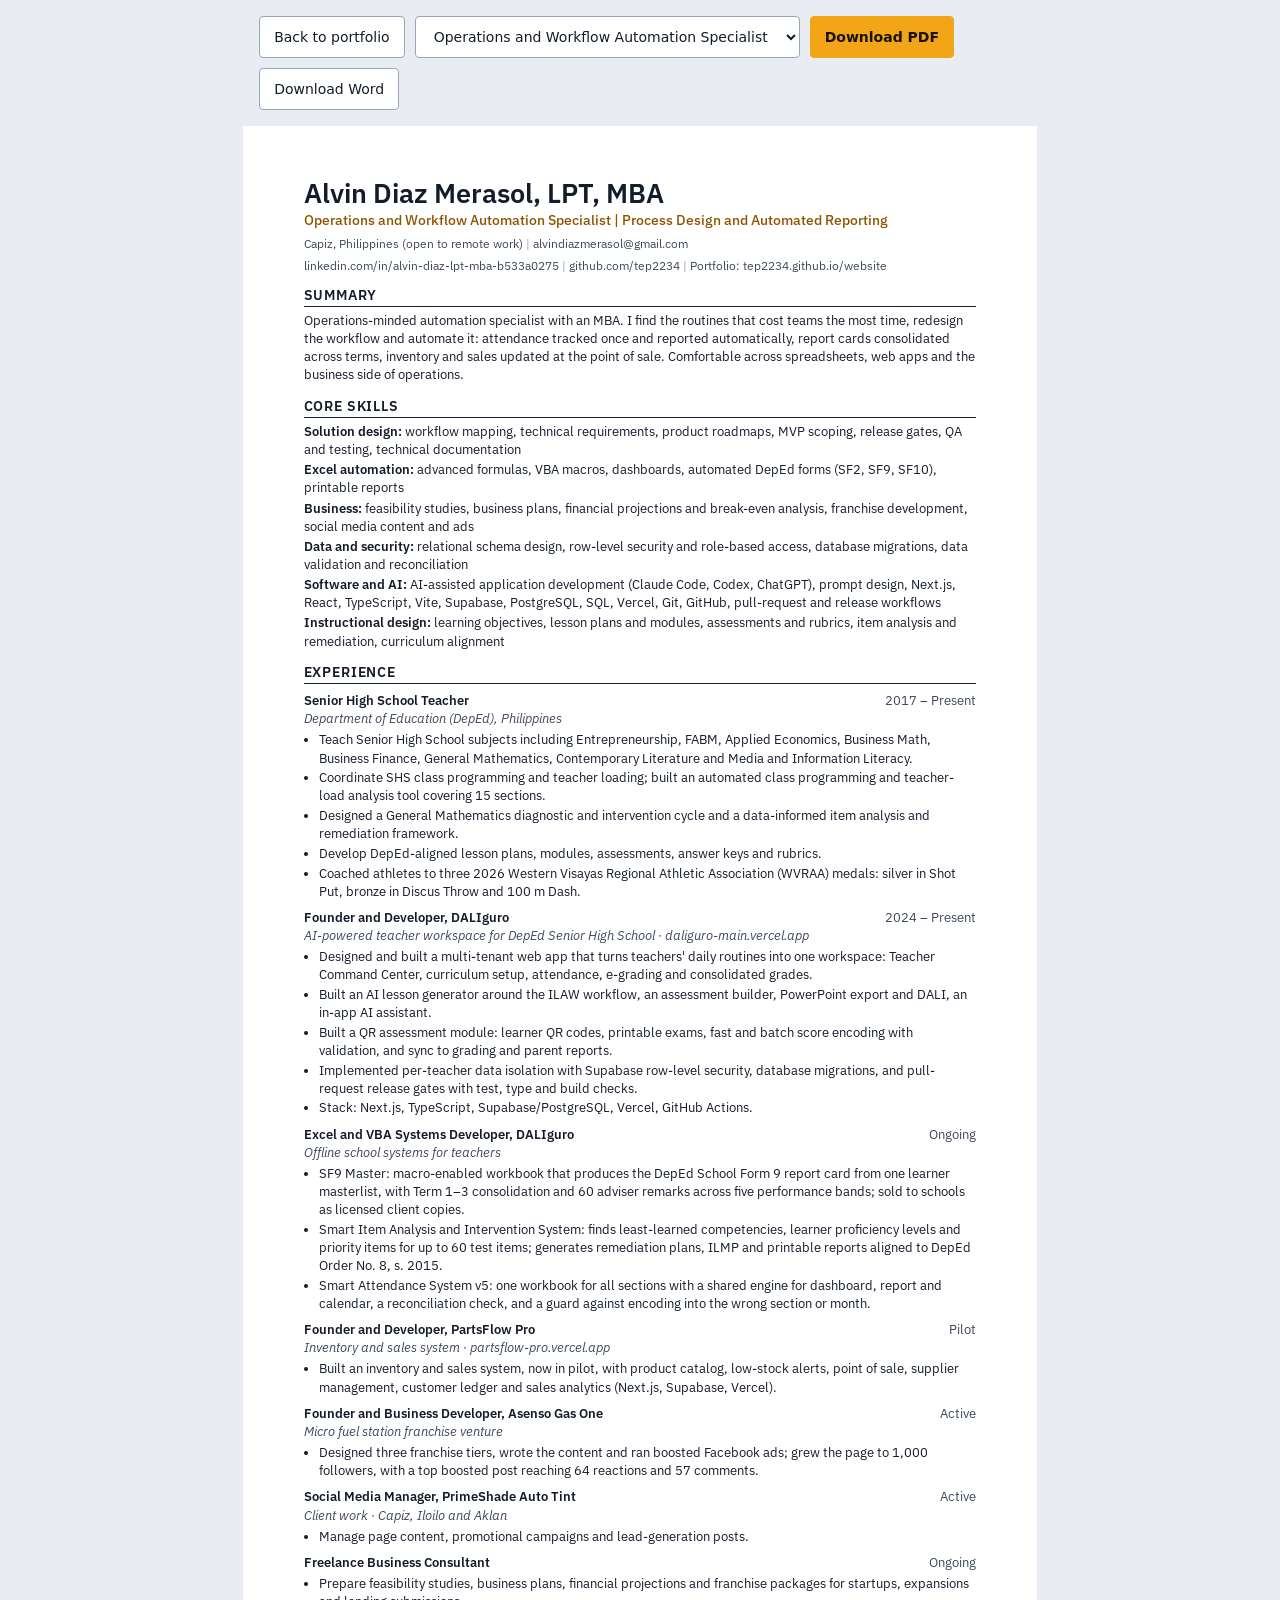
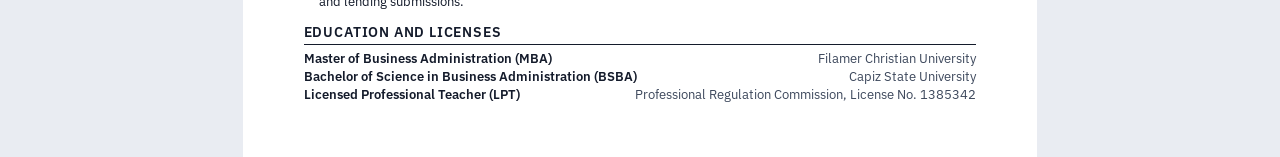
<file: resume/operations.html>
<!doctype html>
<html lang="en"><head><meta charset="utf-8"><meta name="viewport" content="width=device-width, initial-scale=1">
<title>Alvin Diaz Merasol — Résumé (Operations and Workflow Automation Specialist)</title>
<meta name="description" content="Operations and Workflow Automation Specialist | Process Design and Automated Reporting">
<meta name="robots" content="noindex">
<style>
@font-face{font-family:"Plex";src:url(../assets/fonts/plex-sans-400.woff2) format("woff2");font-weight:400;font-display:swap}
@font-face{font-family:"Plex";src:url(../assets/fonts/plex-sans-400i.woff2) format("woff2");font-weight:400;font-style:italic;font-display:swap}
@font-face{font-family:"Plex";src:url(../assets/fonts/plex-sans-500.woff2) format("woff2");font-weight:500;font-display:swap}
@font-face{font-family:"Plex";src:url(../assets/fonts/plex-sans-600.woff2) format("woff2");font-weight:600;font-display:swap}
@page{size:A4;margin:14mm 16mm}
*{box-sizing:border-box}
html{background:#E9ECF2}
body{margin:0;font:400 9.6pt/1.42 "Plex",Arial,sans-serif;color:#141B2B}
.sheet{max-width:210mm;margin:0 auto;background:#fff;padding:14mm 16mm}
.bar{max-width:210mm;margin:16px auto;padding:0 16px;display:flex;flex-wrap:wrap;gap:10px;align-items:center;font:500 14px/1.3 system-ui,sans-serif}
.bar a,.bar select{display:inline-flex;align-items:center;min-height:42px;padding:0 14px;border:1px solid #9AA6BA;border-radius:4px;background:#fff;color:#141B2B;text-decoration:none;font:inherit}
.bar a.primary{background:#F2A516;border-color:#F2A516;color:#1B1203;font-weight:600}
h1{margin:0;font:600 20pt/1.1 "Plex",Arial,sans-serif}
.headline{margin-top:3px;font:500 10.6pt/1.3 "Plex",Arial,sans-serif;color:#8F5400}
.contact{margin-top:5px;color:#3D485C;font-size:9pt}
.contact a{color:inherit;text-decoration:none}
.contact span+span::before{content:"  |  ";color:#9AA6BA}
h2{margin:13px 0 5px;padding-bottom:3px;border-bottom:1.2px solid #141B2B;font:600 10.2pt/1.2 "Plex",Arial,sans-serif;letter-spacing:.06em;text-transform:uppercase}
p{margin:0}
ul{margin:3px 0 0;padding-left:15px}
li{margin:1.5px 0}
.job{margin-top:8px;break-inside:avoid}
.jh{display:flex;justify-content:space-between;gap:12px}
.jh b{font-weight:600}
.jh span{color:#3D485C;text-align:right}
.org{color:#3D485C;font-style:italic}
.skills p{margin:2px 0}
.skills b{font-weight:600}
@media print{html{background:#fff}.bar{display:none}.sheet{padding:0;max-width:none}}
@media (max-width:600px){.sheet{padding:20px 16px}.jh{flex-direction:column;gap:0}.jh span{text-align:left}}
</style></head><body>
<nav class="bar" aria-label="Résumé downloads">
  <a href="../index.html#resume">Back to portfolio</a>
  <label for="role" style="position:absolute;left:-9999px">Résumé version</label>
  <select id="role" onchange="location.href=this.value"><option value="master.html">General (all roles)</option><option value="ai-automation.html">AI Automation Specialist</option><option value="business-analyst.html">Business Systems Analyst</option><option value="app-developer.html">AI-Assisted Application Developer</option><option value="operations.html" selected>Operations and Workflow Automation Specialist</option><option value="excel.html">Excel Automation Specialist</option><option value="edtech.html">Educational Technology Specialist</option><option value="instructional.html">Instructional Designer</option><option value="bizdev.html">Business Development Specialist</option></select>
  <a class="primary" href="Alvin-Diaz-Merasol-Resume-Operations-and-Workflow-Automation-Specialist.pdf" download>Download PDF</a>
  <a href="Alvin-Diaz-Merasol-Resume-Operations-and-Workflow-Automation-Specialist.docx" download>Download Word</a>
</nav>
<main class="sheet">
<h1>Alvin Diaz Merasol, LPT, MBA</h1>
<p class="headline">Operations and Workflow Automation Specialist | Process Design and Automated Reporting</p>
<p class="contact"><span>Capiz, Philippines (open to remote work)</span><span><a href="mailto:alvindiazmerasol@gmail.com">alvindiazmerasol@gmail.com</a></span></p>
<p class="contact"><span><a href="https://www.linkedin.com/in/alvin-diaz-lpt-mba-b533a0275">linkedin.com/in/alvin-diaz-lpt-mba-b533a0275</a></span><span><a href="https://github.com/tep2234">github.com/tep2234</a></span><span><a href="https://tep2234.github.io/website/">Portfolio: tep2234.github.io/website</a></span></p>
<h2>Summary</h2>
<p>Operations-minded automation specialist with an MBA. I find the routines that cost teams the most time, redesign the workflow and automate it: attendance tracked once and reported automatically, report cards consolidated across terms, inventory and sales updated at the point of sale. Comfortable across spreadsheets, web apps and the business side of operations.</p>
<h2>Core Skills</h2>
<div class="skills"><p><b>Solution design:</b> workflow mapping, technical requirements, product roadmaps, MVP scoping, release gates, QA and testing, technical documentation</p><p><b>Excel automation:</b> advanced formulas, VBA macros, dashboards, automated DepEd forms (SF2, SF9, SF10), printable reports</p><p><b>Business:</b> feasibility studies, business plans, financial projections and break-even analysis, franchise development, social media content and ads</p><p><b>Data and security:</b> relational schema design, row-level security and role-based access, database migrations, data validation and reconciliation</p><p><b>Software and AI:</b> AI-assisted application development (Claude Code, Codex, ChatGPT), prompt design, Next.js, React, TypeScript, Vite, Supabase, PostgreSQL, SQL, Vercel, Git, GitHub, pull-request and release workflows</p><p><b>Instructional design:</b> learning objectives, lesson plans and modules, assessments and rubrics, item analysis and remediation, curriculum alignment</p></div>
<h2>Experience</h2>
<div class="job"><div class="jh"><b>Senior High School Teacher</b><span>2017 – Present</span></div><div class="org">Department of Education (DepEd), Philippines</div><ul><li>Teach Senior High School subjects including Entrepreneurship, FABM, Applied Economics, Business Math, Business Finance, General Mathematics, Contemporary Literature and Media and Information Literacy.</li><li>Coordinate SHS class programming and teacher loading; built an automated class programming and teacher-load analysis tool covering 15 sections.</li><li>Designed a General Mathematics diagnostic and intervention cycle and a data-informed item analysis and remediation framework.</li><li>Develop DepEd-aligned lesson plans, modules, assessments, answer keys and rubrics.</li><li>Coached athletes to three 2026 Western Visayas Regional Athletic Association (WVRAA) medals: silver in Shot Put, bronze in Discus Throw and 100 m Dash.</li></ul></div>
<div class="job"><div class="jh"><b>Founder and Developer, DALIguro</b><span>2024 – Present</span></div><div class="org">AI-powered teacher workspace for DepEd Senior High School · daliguro-main.vercel.app</div><ul><li>Designed and built a multi-tenant web app that turns teachers' daily routines into one workspace: Teacher Command Center, curriculum setup, attendance, e-grading and consolidated grades.</li><li>Built an AI lesson generator around the ILAW workflow, an assessment builder, PowerPoint export and DALI, an in-app AI assistant.</li><li>Built a QR assessment module: learner QR codes, printable exams, fast and batch score encoding with validation, and sync to grading and parent reports.</li><li>Implemented per-teacher data isolation with Supabase row-level security, database migrations, and pull-request release gates with test, type and build checks.</li><li>Stack: Next.js, TypeScript, Supabase/PostgreSQL, Vercel, GitHub Actions.</li></ul></div>
<div class="job"><div class="jh"><b>Excel and VBA Systems Developer, DALIguro</b><span>Ongoing</span></div><div class="org">Offline school systems for teachers</div><ul><li>SF9 Master: macro-enabled workbook that produces the DepEd School Form 9 report card from one learner masterlist, with Term 1–3 consolidation and 60 adviser remarks across five performance bands; sold to schools as licensed client copies.</li><li>Smart Item Analysis and Intervention System: finds least-learned competencies, learner proficiency levels and priority items for up to 60 test items; generates remediation plans, ILMP and printable reports aligned to DepEd Order No. 8, s. 2015.</li><li>Smart Attendance System v5: one workbook for all sections with a shared engine for dashboard, report and calendar, a reconciliation check, and a guard against encoding into the wrong section or month.</li></ul></div>
<div class="job"><div class="jh"><b>Founder and Developer, PartsFlow Pro</b><span>Pilot</span></div><div class="org">Inventory and sales system · partsflow-pro.vercel.app</div><ul><li>Built an inventory and sales system, now in pilot, with product catalog, low-stock alerts, point of sale, supplier management, customer ledger and sales analytics (Next.js, Supabase, Vercel).</li></ul></div>
<div class="job"><div class="jh"><b>Founder and Business Developer, Asenso Gas One</b><span>Active</span></div><div class="org">Micro fuel station franchise venture</div><ul><li>Designed three franchise tiers, wrote the content and ran boosted Facebook ads; grew the page to 1,000 followers, with a top boosted post reaching 64 reactions and 57 comments.</li></ul></div>
<div class="job"><div class="jh"><b>Social Media Manager, PrimeShade Auto Tint</b><span>Active</span></div><div class="org">Client work · Capiz, Iloilo and Aklan</div><ul><li>Manage page content, promotional campaigns and lead-generation posts.</li></ul></div>
<div class="job"><div class="jh"><b>Freelance Business Consultant</b><span>Ongoing</span></div><ul><li>Prepare feasibility studies, business plans, financial projections and franchise packages for startups, expansions and lending submissions.</li></ul></div>
<h2>Education and Licenses</h2>
<div class="jh"><b>Master of Business Administration (MBA)</b><span>Filamer Christian University</span></div>
<div class="jh"><b>Bachelor of Science in Business Administration (BSBA)</b><span>Capiz State University</span></div>
<div class="jh"><b>Licensed Professional Teacher (LPT)</b><span>Professional Regulation Commission, License No. 1385342</span></div>
</main>
</body></html>
</file>
<file: assets/css/chibi.css>
/* Chibi Alvin styles (used by assets/js/chibi.js). Linked in the page head so adding him later never restyles the page. */
.chibi{position:absolute;z-index:6;width:var(--s);height:var(--s);padding:0;border:0;background:none;cursor:pointer;opacity:0;transition:opacity 260ms ease,transform 200ms cubic-bezier(.23,1,.32,1);-webkit-tap-highlight-color:transparent}
.chibi.on{opacity:1}
.chibi .spr{position:absolute;inset:0;background-image:var(--sheet);background-repeat:no-repeat;background-size:calc(var(--s) * 9) calc(var(--s) * 11);background-position:calc(var(--c,0) * var(--s) * -1) calc(var(--r,0) * var(--s) * -1);pointer-events:none}
.chibi:focus-visible{outline:2px solid var(--amber,#F2A516);outline-offset:2px;border-radius:12px}
.chibi-hero{--s:clamp(150px,13vw,210px);right:-1%;bottom:-6px;transform-origin:50% 92%}
@media (max-width:760px){.chibi-hero{right:0;bottom:-8px}}
.chibi-bub{position:absolute;z-index:7;max-width:240px;padding:9px 13px;border-radius:14px;background:var(--paper,#fff);color:var(--paper-ink,#121927);font:600 13.5px/1.35 var(--body,system-ui,sans-serif);box-shadow:0 14px 30px -14px rgba(0,0,0,.55),0 0 0 1px rgba(18,25,39,.08);opacity:0;transform:translateY(6px) scale(.96);transform-origin:90% 100%;transition:opacity 180ms ease,transform 220ms cubic-bezier(.23,1,.32,1);pointer-events:none}
.chibi-bub.on{opacity:1;transform:none;pointer-events:auto}
.chibi-bub::after{content:"";position:absolute;right:26px;bottom:-6px;width:12px;height:12px;background:inherit;transform:rotate(45deg);box-shadow:3px 3px 0 0 rgba(18,25,39,.04)}
.chibi-bub .cb-row{display:flex;flex-wrap:wrap;gap:6px;margin-top:8px}
.chibi-bub button{min-height:34px;padding:0 12px;border-radius:999px;border:1px solid rgba(18,25,39,.2);background:none;color:inherit;font:600 13px var(--body,system-ui,sans-serif);cursor:pointer}
.chibi-bub button.cb-go{background:var(--amber,#F2A516);border-color:var(--amber,#F2A516);color:var(--on-amber,#1B1203)}
.chibi-hero-bub{--s:clamp(150px,13vw,210px);right:calc(var(--s) * .6);bottom:calc(var(--s) * .74)}
@media (max-width:760px){.chibi-hero-bub{right:calc(var(--s) * .45);max-width:190px;font-size:13px;padding:8px 11px}}
.chibi-dock{--ds:clamp(88px,calc(6vw + 50px),150px);position:fixed;z-index:50;right:calc(8px + env(safe-area-inset-right,0px));bottom:calc(8px + env(safe-area-inset-bottom,0px));width:var(--ds);height:var(--ds);opacity:0;transform:translateY(16px);transition:opacity 220ms ease,transform 260ms cubic-bezier(.23,1,.32,1);pointer-events:none}
.chibi-dock.on{opacity:1;transform:none;pointer-events:auto}
@media (min-width:1100px){.chibi-dock{right:calc(48px + env(safe-area-inset-right,0px))}}
.chibi-dock .chibi{--s:var(--ds);position:absolute;left:0;top:0;opacity:1}
.chibi-dock .cb-x{position:absolute;z-index:9;right:0;top:0;width:26px;height:26px;border-radius:50%;border:1px solid var(--rule-2,rgba(0,0,0,.2));background:var(--sheet,var(--paper,#fff));color:var(--fg,#121927);font:600 14px/1 system-ui;display:grid;place-items:center;cursor:pointer;opacity:0;transition:opacity 160ms ease}
.chibi-dock:hover .cb-x,.chibi-dock:focus-within .cb-x{opacity:1}
@media (hover:none){.chibi-dock .cb-x{opacity:1}}
.chibi-dock .chibi-bub{right:calc(var(--ds) * .3);bottom:calc(var(--ds) * .92);width:max-content;max-width:min(260px,calc(100vw - 32px));transform-origin:90% 100%}
.chibi-bub a.cb-chip,.chibi-bub button.cb-chip{display:inline-flex;align-items:center;min-height:34px;padding:0 12px;border-radius:999px;border:1px solid rgba(18,25,39,.2);background:none;color:inherit;font:600 13px var(--body,system-ui,sans-serif);text-decoration:none;cursor:pointer}
.chibi-bub a.cb-chip.cb-go,.chibi-bub button.cb-chip.cb-go{background:var(--amber,#F2A516);border-color:var(--amber,#F2A516);color:var(--on-amber,#1B1203)}
@media (hover:hover){.chibi-bub a.cb-chip:hover{border-color:var(--amber,#F2A516)}}
.chibi-confetti{position:absolute;z-index:8;left:50%;top:40%;width:8px;height:12px;border-radius:2px;pointer-events:none;animation:chibi-pop 1100ms cubic-bezier(.2,.7,.3,1) forwards}
@keyframes chibi-pop{0%{transform:translate(-50%,-50%) rotate(0);opacity:1}100%{transform:translate(calc(-50% + var(--dx)),calc(-50% + var(--dy))) rotate(var(--rot));opacity:0}}
.chibi-tour-hl{outline:3px solid var(--amber,#F2A516)!important;outline-offset:6px;border-radius:6px;transition:outline-color 200ms ease}
.chibi-tour{position:fixed;z-index:85;left:50%;bottom:calc(16px + env(safe-area-inset-bottom,0px));transform:translateX(-50%);width:min(560px,calc(100% - 32px));display:grid;grid-template-columns:96px minmax(0,1fr);gap:12px;align-items:end;padding:14px 16px 14px 8px;border-radius:14px;background:var(--paper,#fff);color:var(--paper-ink,#121927);box-shadow:0 30px 60px -24px rgba(0,0,0,.6),0 0 0 1px rgba(18,25,39,.1)}
.chibi-tour .chibi{--s:96px;position:relative;opacity:1;cursor:default}
.chibi-tour .cb-say{margin:0;font:500 15px/1.45 var(--body,system-ui,sans-serif)}
.chibi-tour .cb-k{font:500 11px var(--mono,monospace);letter-spacing:.07em;text-transform:uppercase;color:#4E586B;margin-bottom:4px}
.chibi-tour .cb-acts{display:flex;flex-wrap:wrap;gap:8px;margin-top:10px}
.chibi-tour[hidden]{display:none!important}
.chibi-tour button[hidden]{display:none}
.chibi-tour button{min-height:40px;padding:0 14px;border-radius:4px;border:1px solid rgba(18,25,39,.22);background:none;color:inherit;font:600 14px var(--body,system-ui,sans-serif);cursor:pointer}
.chibi-tour button.cb-go{background:var(--amber,#F2A516);border-color:var(--amber,#F2A516);color:var(--on-amber,#1B1203)}
@media (max-width:520px){.chibi-tour{grid-template-columns:72px minmax(0,1fr)}.chibi-tour .chibi{--s:72px}}
.chibi-404{position:relative;--s:170px;display:block;margin:0 auto -18px;opacity:1}
@media (hover:hover){.chibi-bub button:hover,.chibi-tour button:hover{border-color:var(--amber,#F2A516)}}
@media (prefers-reduced-motion:reduce){.chibi,.chibi-bub,.chibi-dock{transition:none!important}}
/* keep Alvin's layout work inside his own boxes, so adding or animating him never re-lays-out the page */
#cab{contain:layout}
.chibi,.chibi-dock,.chibi-tour{contain:layout style}
</file>
